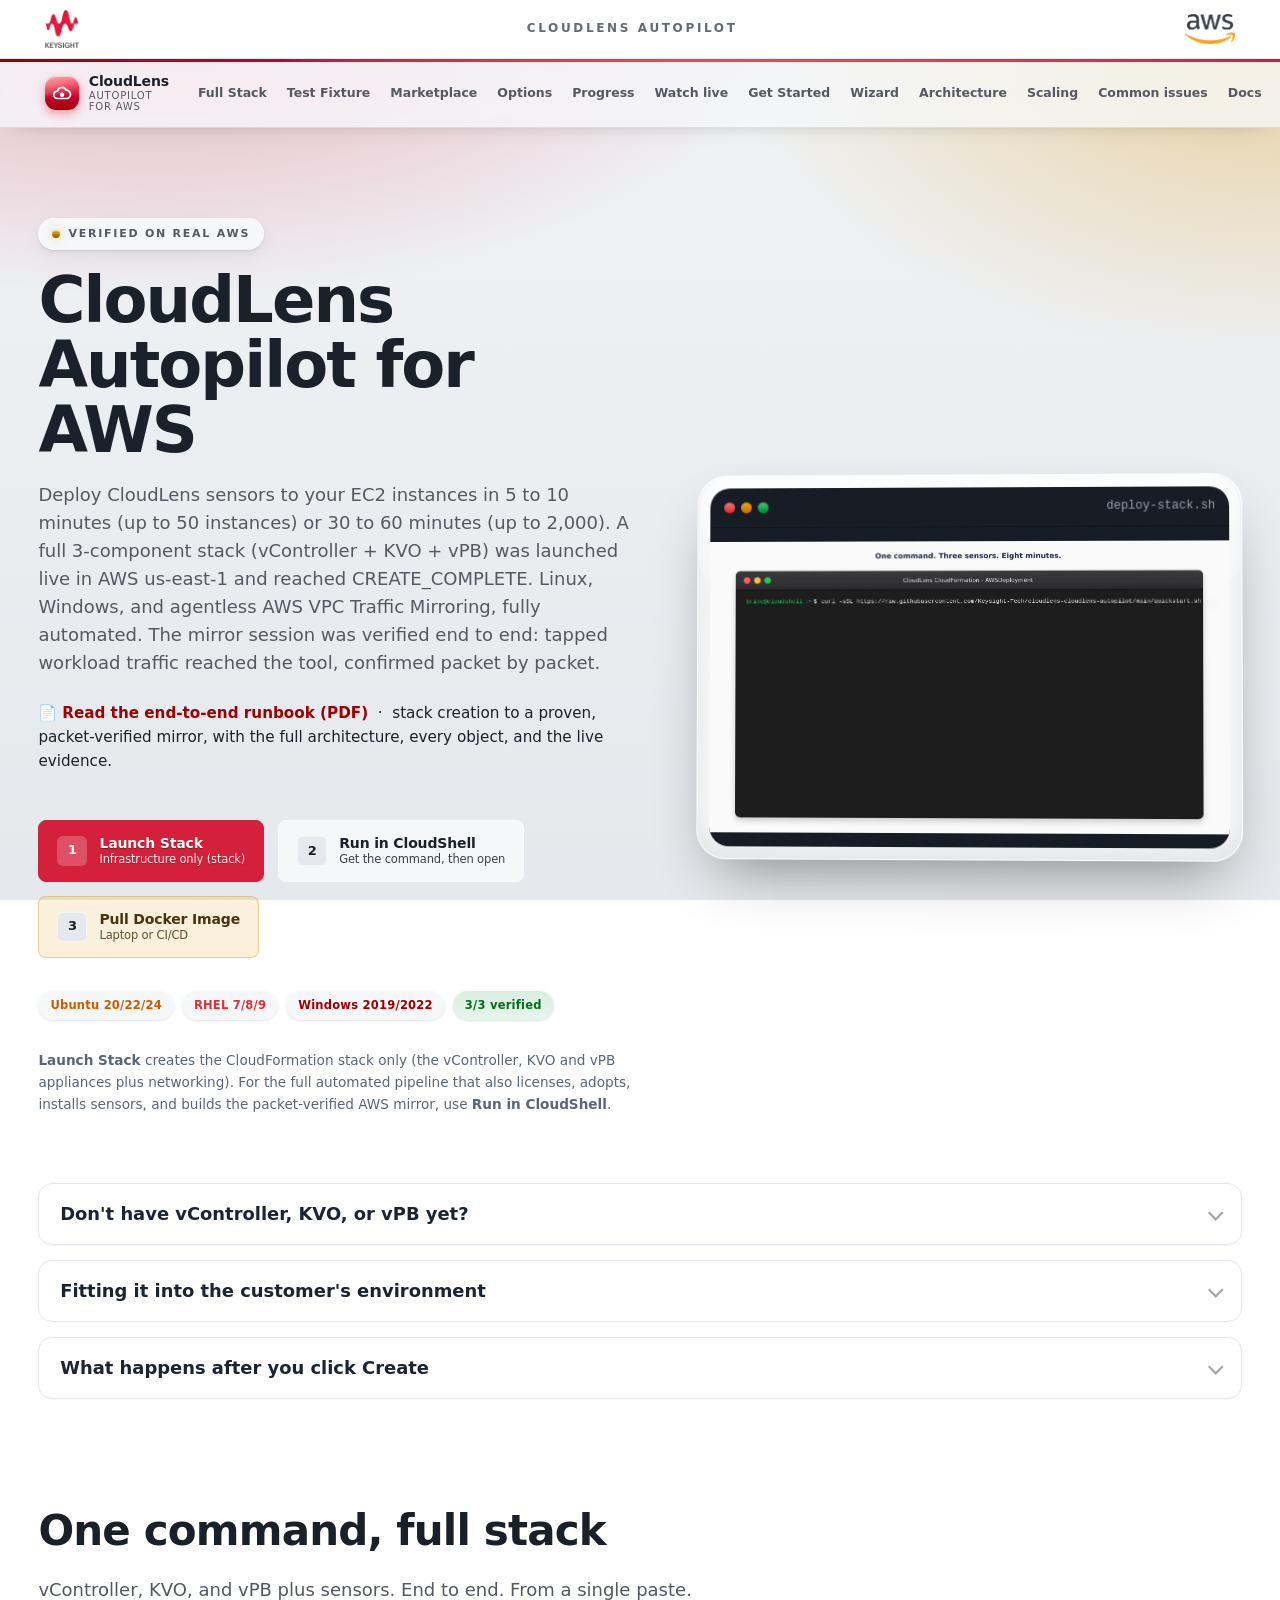
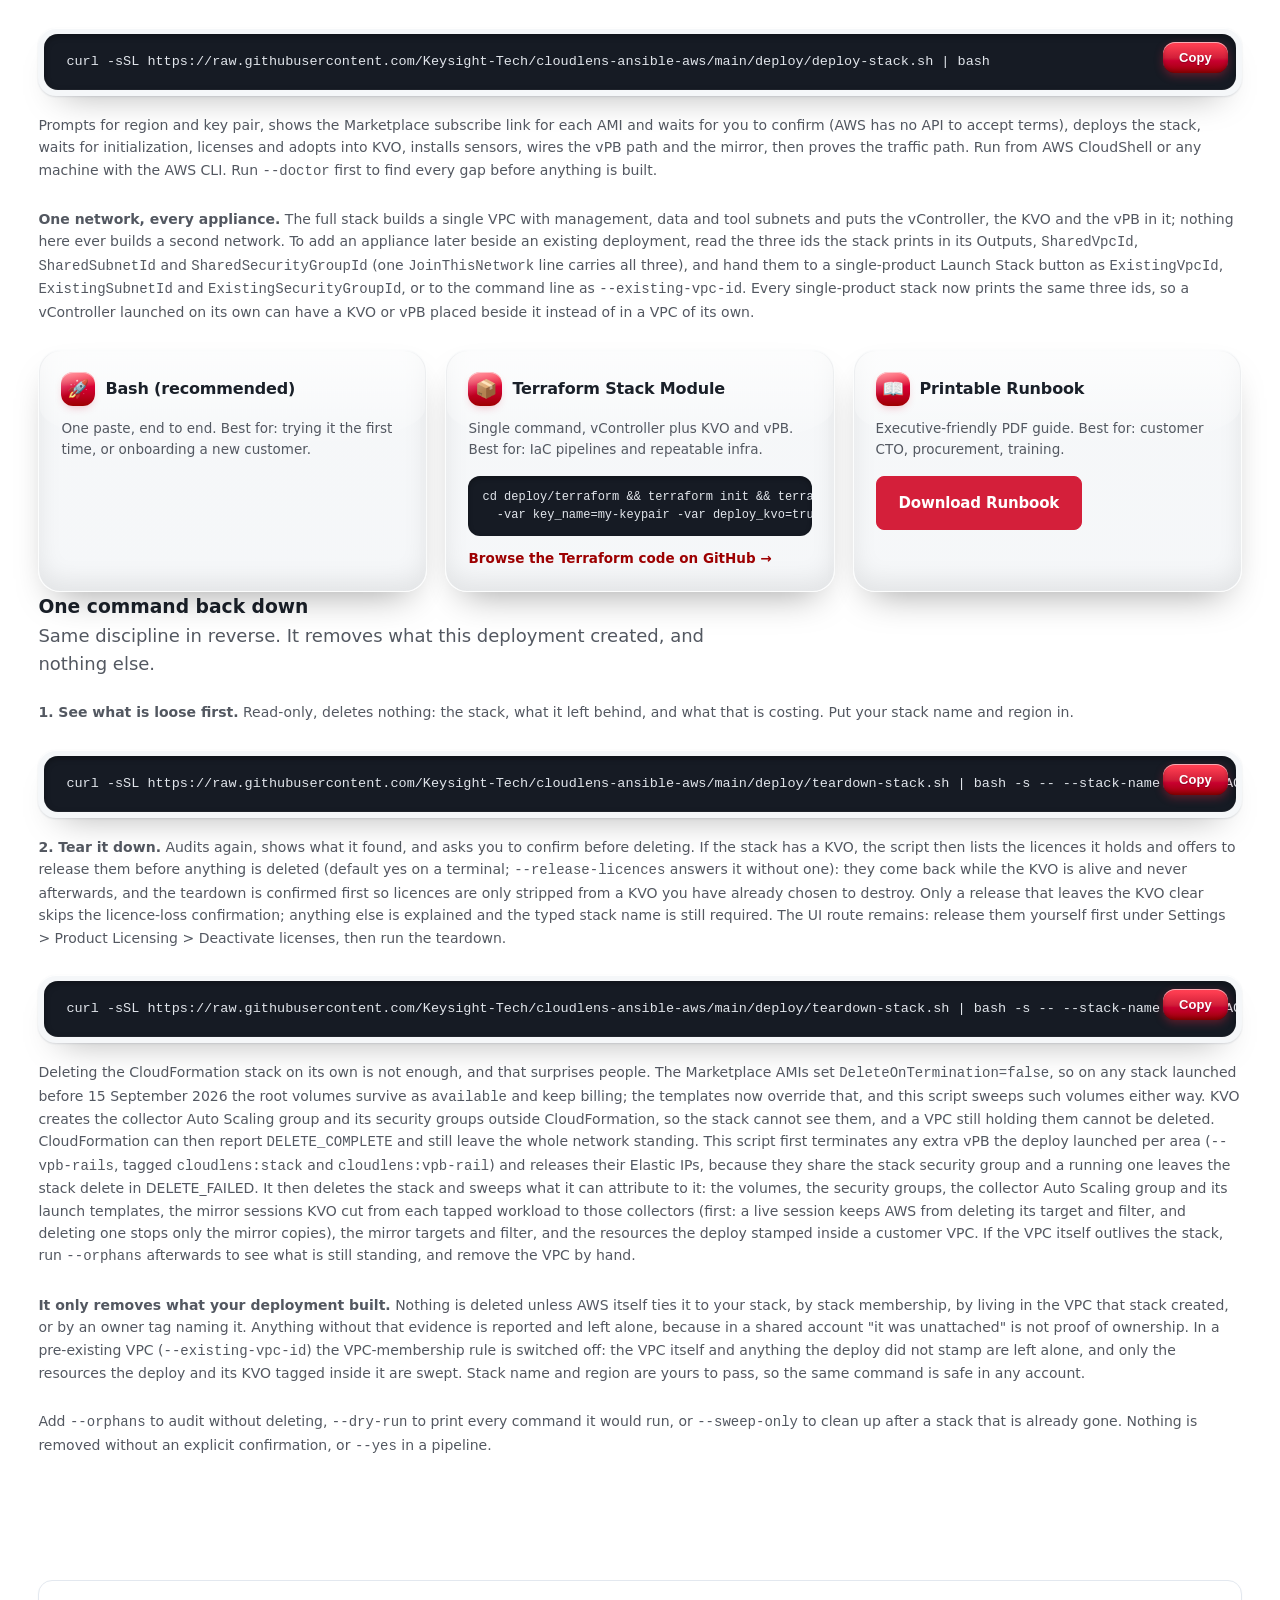
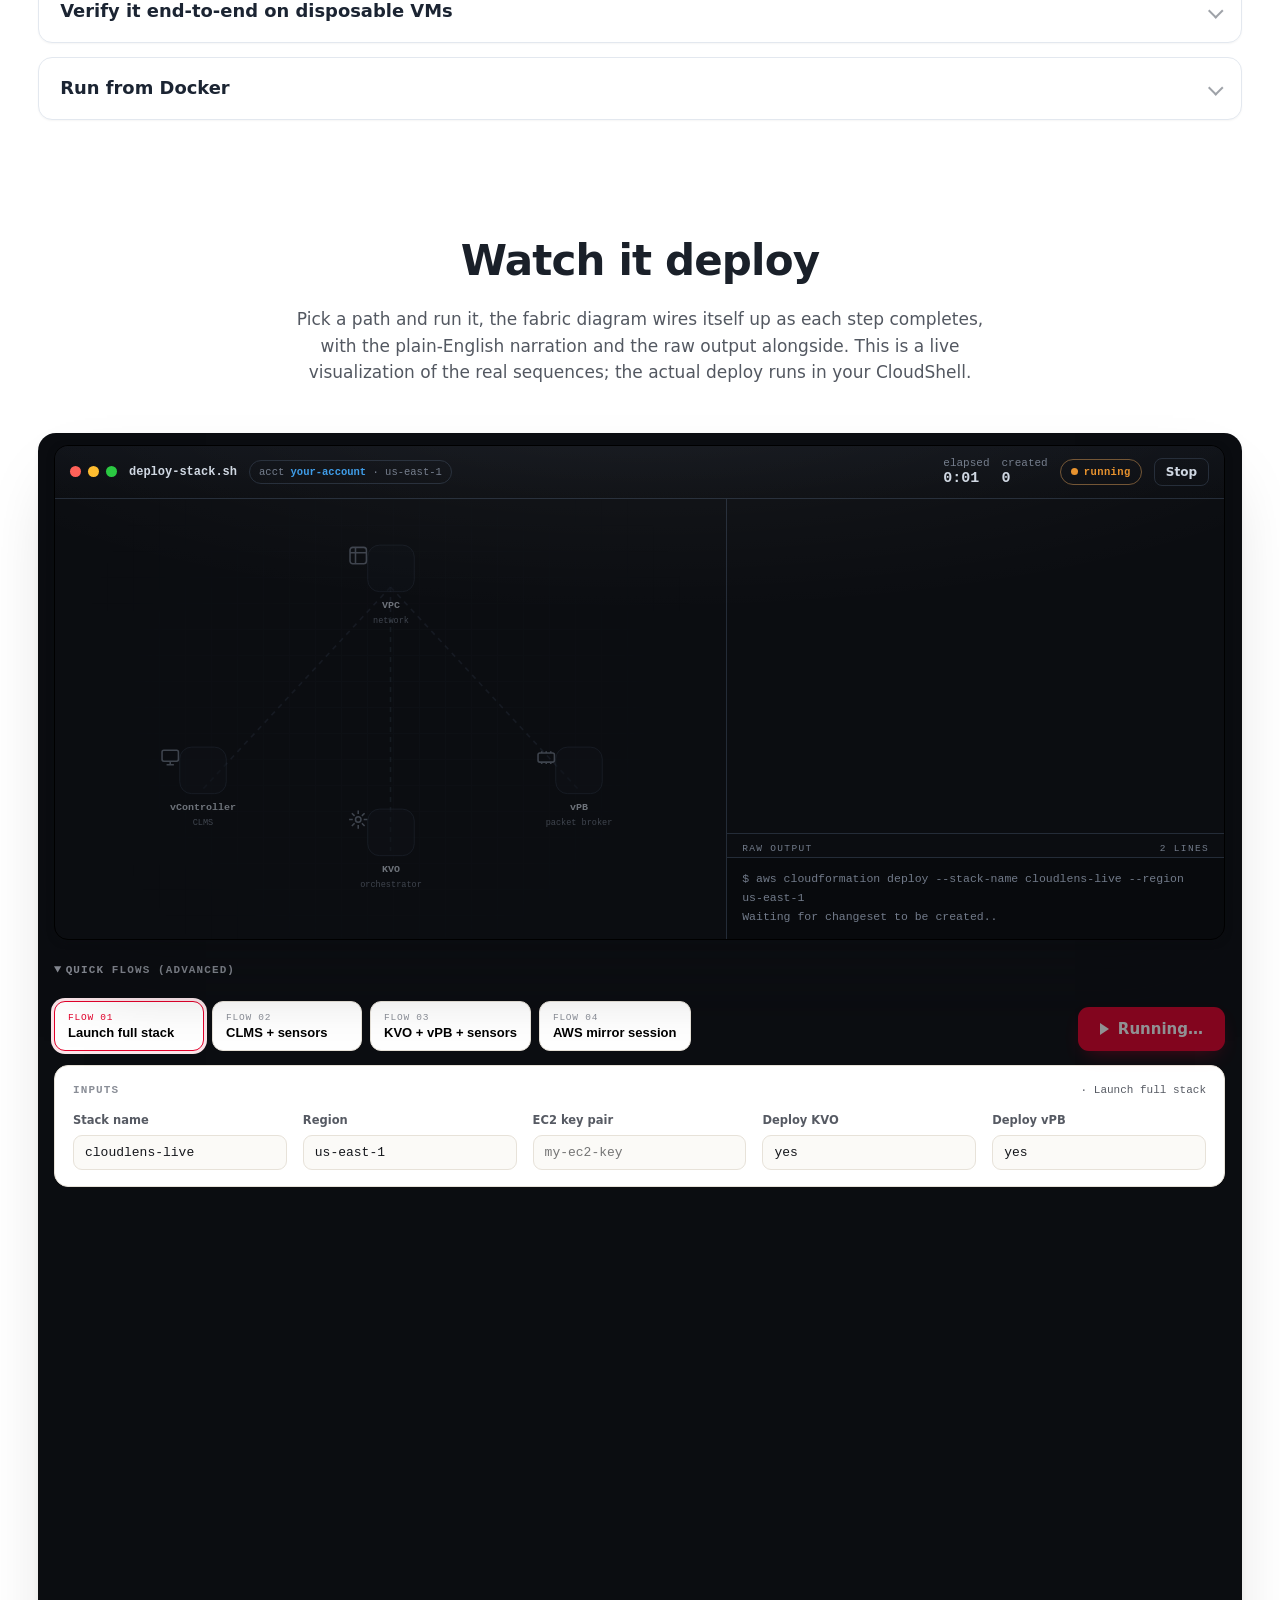
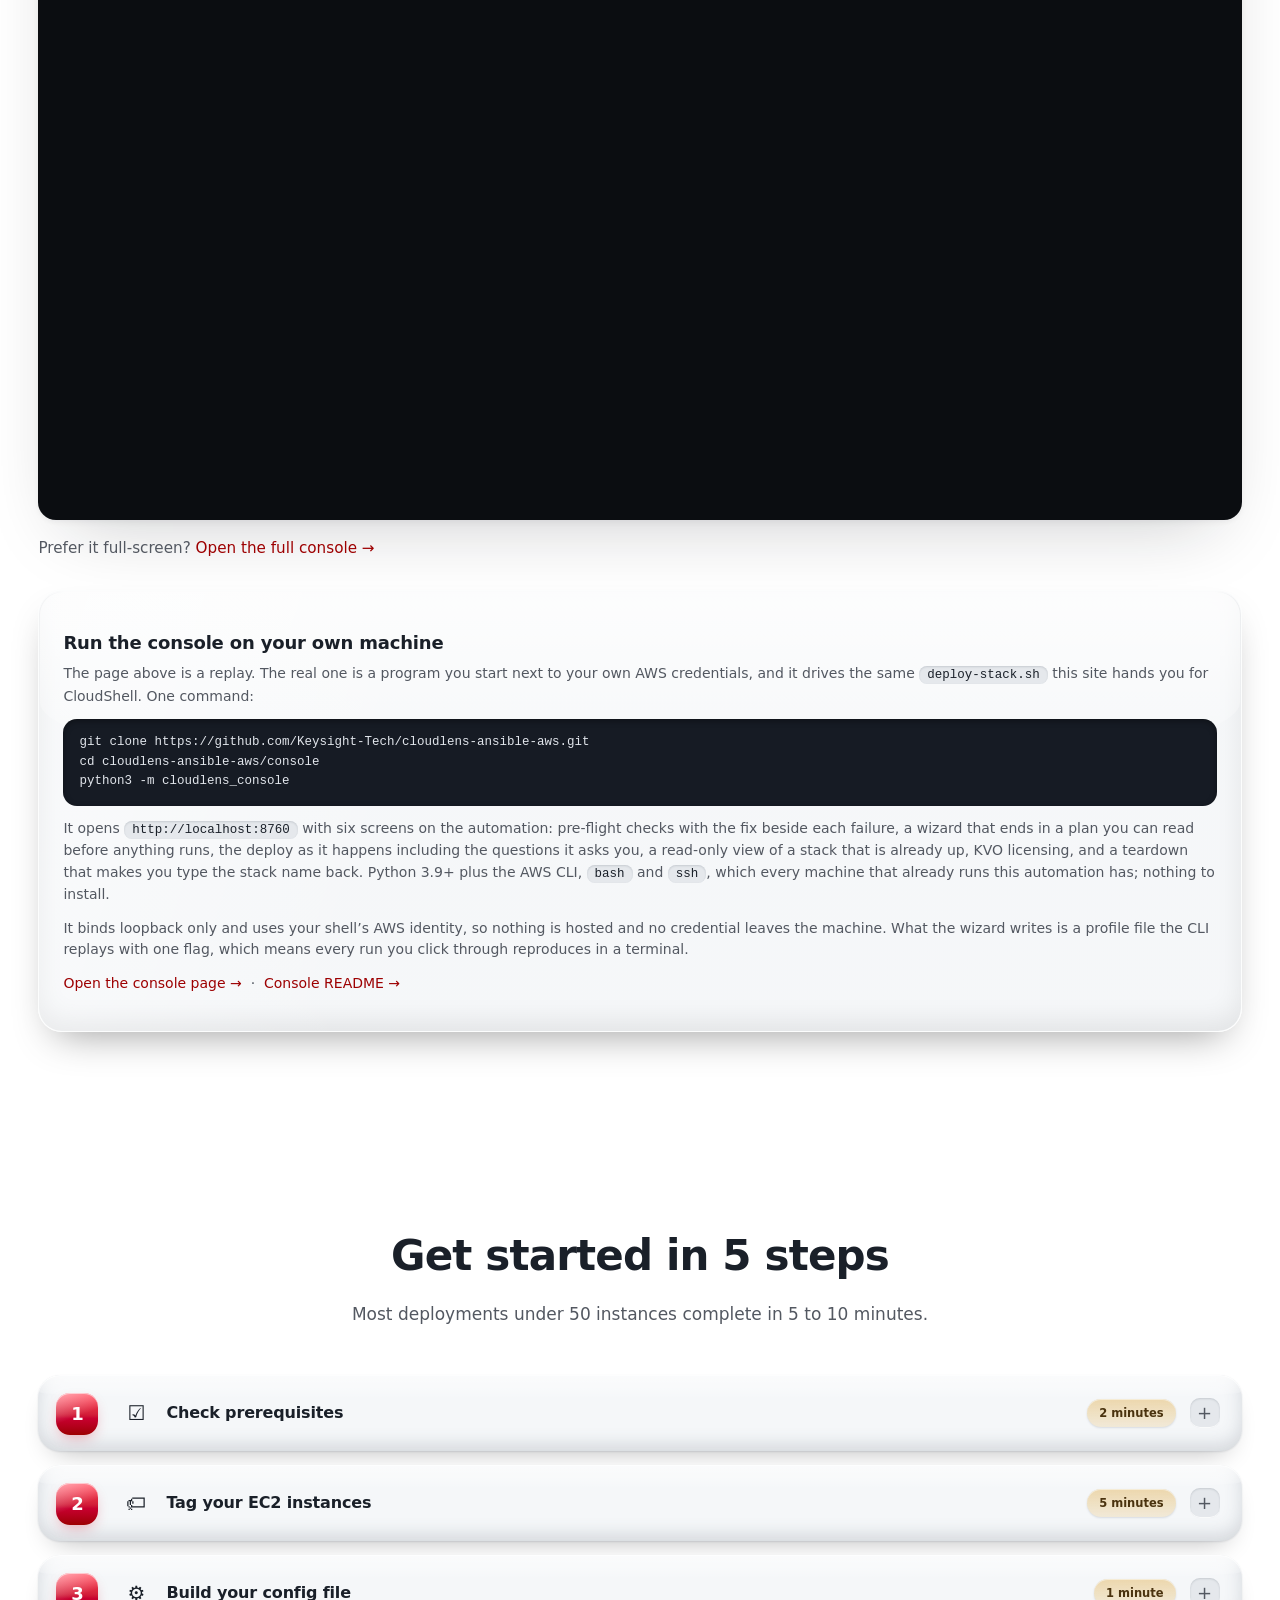
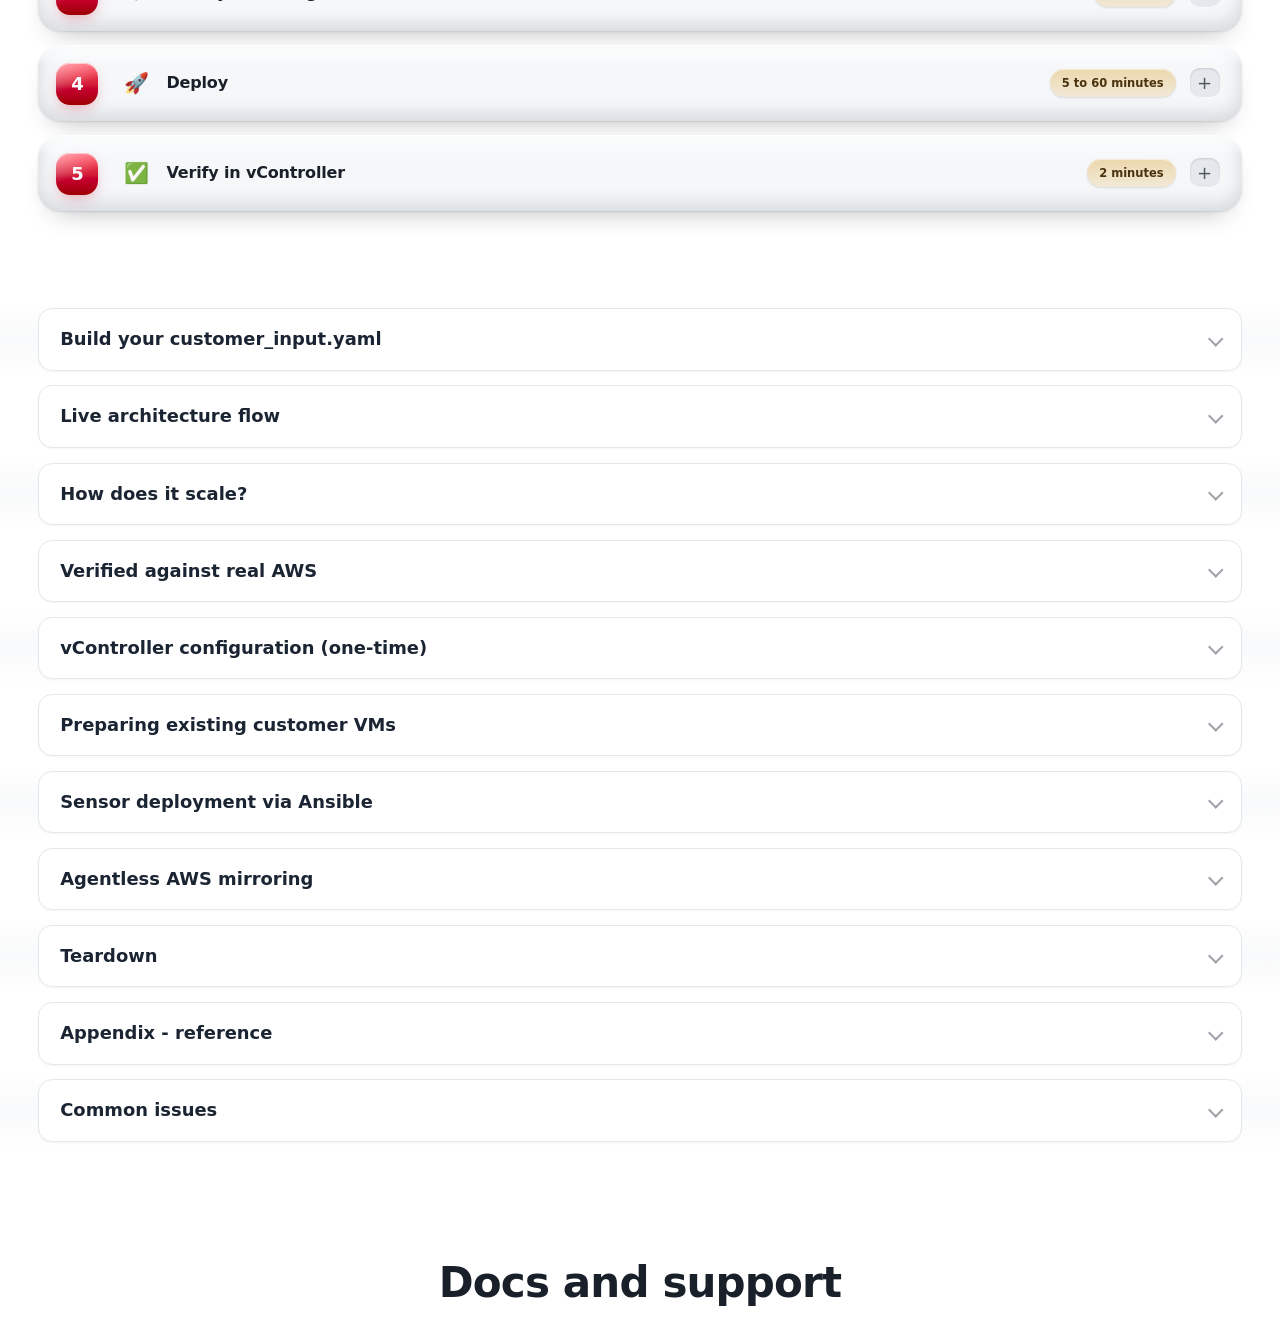
<file: docs/index.html>
<!doctype html>
<html lang="en" data-theme="light">
<head>
  <meta charset="utf-8" />
  <meta name="viewport" content="width=device-width, initial-scale=1, viewport-fit=cover" />
  <script>
    // The site always lands LIGHT. The dark toggle only persists for the
    // current browsing session (sessionStorage), never across visits.
    try {
      localStorage.removeItem('cl-theme'); // clear any old cross-visit preference
      var t = sessionStorage.getItem('cl-theme') || 'light';
      document.documentElement.setAttribute('data-theme', t);
    } catch (e) {}
  </script>
  <meta name="color-scheme" content="light dark" />
  <title>CloudLens Autopilot for AWS | Keysight Technologies</title>
  <meta name="description" content="Deploy the full CloudLens stack (vController + KVO + vPB) and sensors to your EC2 instances in minutes. Linux, Windows, and agentless AWS VPC Traffic Mirroring, fully automated and packet-verified. CloudFormation, CloudShell, or Docker." />
  <meta name="theme-color" content="#E90029" media="(prefers-color-scheme: light)" />
  <meta name="theme-color" content="#232F3E" media="(prefers-color-scheme: dark)" />

  <meta property="og:type" content="website" />
  <meta property="og:title" content="CloudLens Autopilot for AWS" />
  <meta property="og:description" content="Deploy the full CloudLens stack and sensors to your EC2 instances in minutes. Linux, Windows, and agentless AWS VPC Traffic Mirroring, fully automated and packet-verified." />
  <meta property="og:url" content="https://keysight-tech.github.io/cloudlens-ansible-aws/" />
  <meta property="og:image" content="https://raw.githubusercontent.com/Keysight-Tech/cloudlens-ansible-aws/main/docs/assets/architecture-diagram.svg" />
  <meta name="twitter:card" content="summary_large_image" />

  <link rel="icon" href="data:image/svg+xml,%3Csvg xmlns='http://www.w3.org/2000/svg' viewBox='0 0 32 32'%3E%3Crect width='32' height='32' rx='6' fill='%23E90029'/%3E%3Cpath d='M8 20 L16 8 L24 20 Z' fill='%23fff'/%3E%3C/svg%3E" />
  <link rel="stylesheet" href="styles.css?v=5" />
  <link rel="stylesheet" href="glass.css" />
<style>
.cs-panel{margin:1rem 0 0;padding:1rem 1.15rem;border:1px solid var(--border,#d8dde3);border-radius:10px;background:var(--surface,#fff);max-width:760px}
.cs-step{margin:0 0 .5rem;font-size:.92rem;font-weight:600;display:flex;align-items:center;gap:.5rem}
.cs-step:not(:first-child){margin-top:1rem}
.cs-n{display:inline-flex;align-items:center;justify-content:center;width:1.35rem;height:1.35rem;border-radius:50%;background:#c8102e;color:#fff;font-size:.75rem;flex:none}
.cs-cmd{display:flex;gap:.5rem;align-items:stretch;background:#0f1720;border-radius:7px;padding:.6rem .7rem;overflow-x:auto}
.cs-cmd code{color:#e6edf3;font-size:.79rem;white-space:nowrap;font-family:ui-monospace,SFMono-Regular,Menlo,monospace;flex:1}
.cs-copy{flex:none;background:#243040;color:#e6edf3;border:1px solid #3a4757;border-radius:5px;padding:.2rem .7rem;font-size:.78rem;cursor:pointer}
.cs-copy:hover{background:#2f3d4f}
.cs-open{display:inline-block;margin-top:.15rem;padding:.5rem 1rem;border-radius:7px;background:#232f3e;color:#fff;text-decoration:none;font-size:.88rem;font-weight:600}
.cs-open:hover{background:#31415a}
.cs-note{margin:.9rem 0 0;font-size:.82rem;color:var(--muted,#5b6672);line-height:1.5}
</style>
</head>
<body>
  <a class="skip-link" href="#main">Skip to content</a>

  <div class="brand-strip">
    <div class="brand-strip__inner">
      <a href="https://www.keysight.com" target="_blank" rel="noopener" class="brand-strip__logo" aria-label="Keysight Technologies">
        <img src="assets/keysight-mark.png" alt="Keysight Technologies" width="288" height="320" />
      </a>
      <span class="brand-strip__tag">CloudLens Autopilot</span>
      <a href="https://aws.amazon.com/marketplace" target="_blank" rel="noopener" class="brand-strip__logo brand-strip__logo--aws" aria-label="Amazon Web Services">
        <img src="assets/aws-mark.png" alt="Amazon Web Services" width="407" height="245" />
      </a>
    </div>
  </div>

  <header class="site-header" role="banner">
    <div class="container nav">
      <a href="#top" class="brand" aria-label="CloudLens Autopilot for AWS home">
        <span class="brand-mark" aria-hidden="true">
          <svg viewBox="0 0 24 24" fill="none" stroke="#fff" stroke-width="1.9" stroke-linecap="round" stroke-linejoin="round"><path d="M7 18a4 4 0 0 1 0-8 5 5 0 0 1 9.5-1A4 4 0 0 1 17 18H7z"/><circle cx="12" cy="14" r="1.6" fill="#fff"/></svg>
        </span>
        <span class="brand-text">
          <strong>CloudLens</strong>
          <span class="brand-sub">Autopilot for AWS</span>
        </span>
      </a>
      <nav class="primary-nav" aria-label="Primary">
        <a href="#full-stack">Full Stack</a>
        <a href="#test-fixture">Test Fixture</a>
        <a href="#prereq-deploys">Marketplace</a>
        <a href="#deploy-options">Options</a>
        <a href="#deploy-progress">Progress</a>
        <a href="#watch-live">Watch live</a>
        <a href="#start-here">Get Started</a>
        <a href="#wizard">Wizard</a>
        <a href="#architecture">Architecture</a>
        <a href="#scaling">Scaling</a>
        <a href="#faq">Common issues</a>
        <a href="#docs">Docs</a>
      </nav>
      <div class="nav-actions">
        <button id="theme-toggle" class="icon-btn" type="button" aria-label="Toggle dark mode" title="Toggle dark mode">
          <svg class="icon-sun" width="18" height="18" viewBox="0 0 24 24" fill="none" stroke="currentColor" stroke-width="2" stroke-linecap="round" stroke-linejoin="round"><circle cx="12" cy="12" r="4"/><path d="M12 2v2M12 20v2M4.93 4.93l1.41 1.41M17.66 17.66l1.41 1.41M2 12h2M20 12h2M4.93 19.07l1.41-1.41M17.66 6.34l1.41-1.41"/></svg>
          <svg class="icon-moon" width="18" height="18" viewBox="0 0 24 24" fill="none" stroke="currentColor" stroke-width="2" stroke-linecap="round" stroke-linejoin="round"><path d="M21 12.79A9 9 0 1 1 11.21 3 7 7 0 0 0 21 12.79z"/></svg>
        </button>
        <a class="ghost-btn" href="https://github.com/Keysight-Tech/cloudlens-ansible-aws" target="_blank" rel="noopener">
          <svg width="16" height="16" viewBox="0 0 24 24" fill="currentColor" aria-hidden="true"><path d="M12 .5C5.65.5.5 5.65.5 12c0 5.08 3.29 9.39 7.86 10.91.58.1.79-.25.79-.56v-2c-3.2.7-3.87-1.37-3.87-1.37-.52-1.33-1.28-1.69-1.28-1.69-1.05-.72.08-.7.08-.7 1.16.08 1.77 1.19 1.77 1.19 1.03 1.77 2.71 1.26 3.37.96.1-.75.4-1.26.73-1.55-2.55-.29-5.24-1.28-5.24-5.69 0-1.26.45-2.29 1.19-3.09-.12-.29-.52-1.47.11-3.06 0 0 .97-.31 3.18 1.18a11 11 0 0 1 5.78 0c2.2-1.49 3.18-1.18 3.18-1.18.63 1.59.23 2.77.12 3.06.74.8 1.19 1.83 1.19 3.09 0 4.42-2.69 5.39-5.25 5.68.41.36.78 1.06.78 2.13v3.15c0 .31.21.66.79.55C20.21 21.38 23.5 17.07 23.5 12 23.5 5.65 18.35.5 12 .5z"/></svg>
          <span>GitHub</span>
        </a>
      </div>
    </div>
  </header>

  <main id="main">
    <!-- 1. HERO -->
    <section id="top" class="hero">
      <div class="hero-bg" aria-hidden="true"></div>
      <div class="container hero-grid">
        <div class="hero-copy">
          <span class="eyebrow">
            <span class="dot"></span>
            Verified on real AWS
          </span>
          <h1>CloudLens Autopilot for AWS</h1>
          <p class="lede">Deploy CloudLens sensors to your EC2 instances in 5 to 10 minutes (up to 50 instances) or 30 to 60 minutes (up to 2,000). A full 3-component stack (vController + KVO + vPB) was launched live in AWS us-east-1 and reached CREATE_COMPLETE. Linux, Windows, and agentless AWS VPC Traffic Mirroring, fully automated. The mirror session was verified end to end: tapped workload traffic reached the tool, confirmed packet by packet.</p>
          <p style="margin:6px 0 18px;font-size:0.95rem;">
            &#128196; <a href="CloudLens_AWS_ZoneTapping_EndToEnd.pdf" target="_blank" rel="noopener" style="font-weight:600;">Read the end-to-end runbook (PDF)</a>
            &nbsp;&#183;&nbsp; stack creation to a proven, packet-verified mirror, with the full architecture, every object, and the live evidence.
          </p>
          <div class="cta-row">
            <a class="btn btn-primary tier" href="https://console.aws.amazon.com/cloudformation/home?region=us-east-1#/stacks/create/review?templateURL=https%3A%2F%2Fkeysight-cloudlens-templates.s3.us-east-1.amazonaws.com%2Faws%2Fstack.yaml&amp;stackName=cloudlens-stack" target="_blank" rel="noopener">
              <span class="tier-num">1</span>
              <span class="tier-label">
                <strong>Launch Stack</strong>
                <small>Infrastructure only (stack)</small>
              </span>
            </a>
            <button class="btn btn-secondary tier" id="cloudshell-btn" type="button"
               aria-expanded="false" aria-controls="cloudshell-panel"
               data-cmd="curl -sSL https://raw.githubusercontent.com/Keysight-Tech/cloudlens-ansible-aws/main/deploy/deploy-stack.sh | bash">
              <span class="tier-num">2</span>
              <span class="tier-label">
                <strong>Run in CloudShell</strong>
                <small id="cloudshell-sub">Get the command, then open</small>
              </span>
            </button>
            <a class="btn btn-tertiary tier" href="#docker">
              <span class="tier-num">3</span>
              <span class="tier-label">
                <strong>Pull Docker Image</strong>
                <small>Laptop or CI/CD</small>
              </span>
            </a>
          </div>
          <div class="badges" aria-label="Tested platforms">
            <span class="badge ub">Ubuntu 20/22/24</span>
            <span class="badge rh">RHEL 7/8/9</span>
            <span class="badge win">Windows 2019/2022</span>
            <span class="badge ok">3/3 verified</span>
          </div>
          <p style="margin:12px 0 0;font-size:0.85rem;color:#5a6675;">
            <strong>Launch Stack</strong> creates the CloudFormation stack only (the vController, KVO and vPB appliances plus networking). For the full automated pipeline that also licenses, adopts, installs sensors, and builds the packet-verified AWS mirror, use <strong>Run in CloudShell</strong>.
          </p>
          <div id="cloudshell-panel" class="cs-panel" hidden>
            <p class="cs-step"><span class="cs-n">1</span> Copy this command</p>
            <div class="cs-cmd">
              <code id="cs-cmd-text">curl -sSL https://raw.githubusercontent.com/Keysight-Tech/cloudlens-ansible-aws/main/deploy/deploy-stack.sh | bash</code>
              <button type="button" class="cs-copy" id="cs-copy">Copy</button>
            </div>
            <p class="cs-step"><span class="cs-n">2</span> Open CloudShell and paste it at the prompt</p>
            <a class="cs-open" id="cs-open" href="https://console.aws.amazon.com/cloudshell/home?region=us-east-1" target="_blank" rel="noopener">Open AWS CloudShell</a>
            <p class="cs-note">CloudShell cannot be handed a command through a link, so it always opens at an empty prompt. Paste the line above and press Enter.</p>
          </div>
        </div>
        <div class="hero-demo">
          <div class="demo-frame">
            <div class="demo-chrome">
              <span></span><span></span><span></span>
              <em>deploy-stack.sh</em>
            </div>
            <object data="assets/deploy-demo.svg" type="image/svg+xml" aria-label="Animated terminal showing CloudLens deployment"></object>
          </div>
        </div>
      </div>
    </section>

    <!-- 1.25 PREREQUISITE DEPLOYS: vController + KVO + vPB MARKETPLACE -->
    <section id="prereq-deploys" class="prereq-section collapsed-sec" data-collapsed="1">
      <div class="container">
        <details class="sec-collapse">
          <summary><span class="sc-t">Don't have vController, KVO, or vPB yet?</span></summary>
          <div class="sc-body">
        
        <p class="lede">Deploy them from AWS Marketplace in one click before running sensor deployments.</p>

        <div class="region-picker" id="region-picker">
          <label for="region-select">&#127760; Deploy to region</label>
          <select id="region-select" aria-label="AWS region for all Launch buttons">
            <optgroup label="North America">
              <option value="us-east-1">US East (N. Virginia) &middot; us-east-1</option>
              <option value="us-east-2">US East (Ohio) &middot; us-east-2</option>
              <option value="us-west-1">US West (N. California) &middot; us-west-1</option>
              <option value="us-west-2">US West (Oregon) &middot; us-west-2</option>
              <option value="ca-central-1">Canada (Central) &middot; ca-central-1</option>
            </optgroup>
            <optgroup label="Europe">
              <option value="eu-west-1">Europe (Ireland) &middot; eu-west-1</option>
              <option value="eu-west-2">Europe (London) &middot; eu-west-2</option>
              <option value="eu-central-1">Europe (Frankfurt) &middot; eu-central-1</option>
            </optgroup>
            <optgroup label="Asia Pacific">
              <option value="ap-southeast-1">Asia Pacific (Singapore) &middot; ap-southeast-1</option>
              <option value="ap-southeast-2">Asia Pacific (Sydney) &middot; ap-southeast-2</option>
              <option value="ap-northeast-1">Asia Pacific (Tokyo) &middot; ap-northeast-1</option>
              <option value="ap-south-1">Asia Pacific (Mumbai) &middot; ap-south-1</option>
            </optgroup>
          </select>
          <span class="region-hint">Every Launch button below deploys the same CloudLens version in your chosen region. <strong>Subscribe to the Marketplace AMIs in that region first.</strong></span>
        </div>

        <div class="prereq-card prereq-card-stack">
          <h3>&#9889; Deploy the full CloudLens Stack (recommended)</h3>
          <p>One CloudFormation stack. Provisions vController + KVO + vPB into a shared VPC with purpose-built mgmt, data, and tool subnets. About 15 minutes from click to ready.</p>
          <ul>
            <li>One shared VPC with mgmt / data / tool subnets</li>
            <li>vController + KVO + vPB deployed together, each with its own Elastic IP</li>
            <li>Instance types constrained to what each Marketplace AMI permits: vController t3.xlarge or m5.xlarge, KVO c5.2xlarge, vPB t3.xlarge</li>
            <li>Code: <a href="https://github.com/Keysight-Tech/cloudlens-ansible-aws/blob/main/deploy/cloudformation/stack.yaml" target="_blank" rel="noopener">CloudFormation template</a> &middot; <a href="https://github.com/Keysight-Tech/cloudlens-ansible-aws/tree/main/deploy/terraform/stack" target="_blank" rel="noopener">Terraform stack module</a> &middot; <a href="https://github.com/Keysight-Tech/cloudlens-ansible-aws/blob/main/deploy/deploy-stack.sh" target="_blank" rel="noopener">deploy-stack.sh</a></li>
          </ul>
          <a class="btn btn-primary btn-stack" href="https://console.aws.amazon.com/cloudformation/home?region=us-east-1#/stacks/create/review?templateURL=https%3A%2F%2Fkeysight-cloudlens-templates.s3.us-east-1.amazonaws.com%2Faws%2Fstack.yaml&amp;stackName=cloudlens-stack" target="_blank" rel="noopener">&#9654; Launch CloudLens Stack</a>
        </div>

        <p class="prereq-or">Or deploy each product separately:</p>

        <div class="prereq-cards">
          <div class="prereq-card">
            <h3>CloudLens vController <span class="rebrand-tag">formerly CLMS</span></h3>
            <p>Central management for sensors. Required for any sensor deployment.</p>
            <ul>
              <li>Version: vController 6.14.1, the Marketplace image the stack resolves (<code>CloudLens-vController-Virtual-Appliance-AWS-6.14.1-45</code>)</li>
              <li>One instance, <code>t3.xlarge</code>, ready in about 15 minutes</li>
              <li>Access: web UI over HTTPS (appliance shell uses password auth, not your key pair)</li>
              <li>Code: <a href="https://github.com/Keysight-Tech/cloudlens-ansible-aws/tree/main/deploy/terraform/clms" target="_blank" rel="noopener">Terraform module</a> &middot; <a href="https://github.com/Keysight-Tech/cloudlens-ansible-aws/blob/main/deploy/cloudformation/clms.yaml" target="_blank" rel="noopener">CloudFormation template</a></li>
              <li>Web UI: <code>https://&lt;vcontroller-ip&gt;</code></li>
              <li>UI login: <code>admin / Cl0udLens@dm!n</code> (change on first login)</li>
            </ul>
            <a class="btn btn-primary" href="https://console.aws.amazon.com/cloudformation/home?region=us-east-1#/stacks/create/review?templateURL=https%3A%2F%2Fkeysight-cloudlens-templates.s3.us-east-1.amazonaws.com%2Faws%2Fclms.yaml&amp;stackName=cloudlens-vcontroller" target="_blank" rel="noopener">&#9654; Launch vController</a>
          </div>
          <div class="prereq-card">
            <h3>Vision Orchestrator (KVO) <span class="new-tag">NEW</span></h3>
            <p>Optional. Centralizes the vPB fleet and automates AWS VPC Traffic Mirroring.</p>
            <ul>
              <li>Version: KVO 3.1.0, the Marketplace image the stack resolves (<code>kvo-3.1.0-prod</code>), the release the 2026-09-28 and 2026-10-07 proofs ran</li>
              <li>One instance, <code>c5.2xlarge</code> (Marketplace-fixed)</li>
              <li>SSH: <code>ssh -p 9022 admin@&lt;kvo-ip&gt;</code> (port 9022, not 22)</li>
              <li>Code: <a href="https://github.com/Keysight-Tech/cloudlens-ansible-aws/tree/main/deploy/terraform/kvo" target="_blank" rel="noopener">Terraform module</a> &middot; <a href="https://github.com/Keysight-Tech/cloudlens-ansible-aws/blob/main/deploy/cloudformation/kvo.yaml" target="_blank" rel="noopener">CloudFormation template</a></li>
              <li>Web UI: <code>https://&lt;kvo-ip&gt;</code></li>
              <li>UI login: <code>admin / admin</code> (change on first login)</li>
            </ul>
            <a class="btn btn-secondary" href="https://console.aws.amazon.com/cloudformation/home?region=us-east-1#/stacks/create/review?templateURL=https%3A%2F%2Fkeysight-cloudlens-templates.s3.us-east-1.amazonaws.com%2Faws%2Fkvo.yaml&amp;stackName=cloudlens-kvo" target="_blank" rel="noopener">&#9654; Launch KVO</a>
          </div>
          <div class="prereq-card">
            <h3>Virtual Packet Broker (vPB)</h3>
            <p>Optional. For inline traffic processing and VXLAN aggregation.</p>
            <ul>
              <li>Version: vPB 3.16.0-4, the Marketplace image the stack resolves (<code>cloudlens-vpb-kvo-3.16.0-4</code>)</li>
              <li>One instance, <code>t3.xlarge</code>, multi-ENI layout</li>
              <li>SSH: <code>ssh -p 9022 admin@&lt;vpb-ip&gt;</code> (NOT port 22)</li>
              <li>Bootstrap runs automatically at first boot (EC2 user data): kubeconfig + <code>sudo vpb</code> ready on first SSH</li>
              <li>Code: <a href="https://github.com/Keysight-Tech/cloudlens-ansible-aws/tree/main/deploy/terraform/vpb" target="_blank" rel="noopener">Terraform module</a> &middot; <a href="https://github.com/Keysight-Tech/cloudlens-ansible-aws/blob/main/deploy/cloudformation/vpb.yaml" target="_blank" rel="noopener">CloudFormation template</a></li>
              <li>CLI access: <code>sudo vpb</code> (works the moment you SSH in)</li>
            </ul>
            <a class="btn btn-secondary" href="https://console.aws.amazon.com/cloudformation/home?region=us-east-1#/stacks/create/review?templateURL=https%3A%2F%2Fkeysight-cloudlens-templates.s3.us-east-1.amazonaws.com%2Faws%2Fvpb.yaml&amp;stackName=cloudlens-vpb" target="_blank" rel="noopener">&#9654; Launch vPB</a>
          </div>
        </div>

        <aside class="marketplace-note" aria-label="Marketplace listing names">
          <p>In the AWS console, the products appear as <strong>"Keysight CloudLens vController"</strong>, <strong>"Keysight Vision Orchestrator"</strong>, and <strong>"Keysight CloudLens Virtual Packet Broker"</strong>. The first launch of each requires accepting the AWS Marketplace subscription for that AMI. Unlike Azure, there is no CLI to accept the terms, so do it once in the console per product, then all future stacks in that account launch without prompting. vController was formerly named CLMS.</p>
        </aside>

        <p class="callout">After vController finishes initializing (about 15 minutes), open the UI, create a project, copy the project key, then return here to run the sensor deployment.</p>

        <details class="terraform-note">
          <summary>Prefer Terraform?</summary>
          <p>vController, KVO, and vPB are all available as Terraform modules in <a href="https://github.com/Keysight-Tech/cloudlens-ansible-aws/tree/main/deploy/terraform" target="_blank" rel="noopener"><code>deploy/terraform</code></a>. The <a href="https://github.com/Keysight-Tech/cloudlens-ansible-aws/tree/main/deploy/terraform/stack" target="_blank" rel="noopener">stack module</a> composes all three; the per-component modules deploy them individually: <a href="https://github.com/Keysight-Tech/cloudlens-ansible-aws/tree/main/deploy/terraform/clms" target="_blank" rel="noopener"><code>clms</code></a> (vController), <a href="https://github.com/Keysight-Tech/cloudlens-ansible-aws/tree/main/deploy/terraform/kvo" target="_blank" rel="noopener"><code>kvo</code></a>, <a href="https://github.com/Keysight-Tech/cloudlens-ansible-aws/tree/main/deploy/terraform/vpb" target="_blank" rel="noopener"><code>vpb</code></a>. Same Marketplace AMIs, IaC-friendly for pipelines and repeatable deployments. The CloudFormation equivalents live in <a href="https://github.com/Keysight-Tech/cloudlens-ansible-aws/tree/main/deploy/cloudformation" target="_blank" rel="noopener"><code>deploy/cloudformation</code></a>.</p>
          <pre><code>cd deploy/terraform/stack
terraform init
terraform apply -var key_name=my-keypair -var deploy_kvo=true -var deploy_vpb=true</code></pre>
        </details>
      </div>
        </details>
      </div>
    </section>

    <!-- 1.05 DEPLOYMENT OPTIONS: brownfield, private IPs, key pairs, naming -->
    <section id="deploy-options" class="prereq-section collapsed-sec" data-collapsed="1">
      <div class="container">
        <details class="sec-collapse">
          <summary><span class="sc-t">Fitting it into the customer's environment</span></summary>
          <div class="sc-body">
        
        <p class="lede">Every Launch button and the CLI take the same options. Leave them alone for a clean lab build, or set them to drop CloudLens into infrastructure the customer already runs.</p>

        <div class="prereq-card">
          <h3>&#127970; Deploy into an existing VPC (brownfield)</h3>
          <p>Name a VPC and subnet and the stack creates <strong>no networking at all</strong>: no VPC, no subnets, no internet gateway, no routes. The instances land beside the workloads they monitor.</p>
          <ul>
            <li><code>ExistingVpcId</code> + <code>ExistingSubnetId</code>: required together (CLI: <code>--existing-vpc-id</code>, <code>--existing-subnet-id</code>)</li>
            <li><code>ExistingDataSubnetId</code> + <code>ExistingToolSubnetId</code>: supply BOTH to give the vPB its ingress and egress data plane in your VPC. Without both the vPB comes up management-only and cannot forward traffic. All three subnets must be in the same Availability Zone (CLI: <code>--existing-data-subnet-id</code>, <code>--existing-tool-subnet-id</code>)</li>
            <li><code>ExistingVpcCidr</code>: the CIDR the security group opens the in-VPC ports (443, 7443, GRE as IP protocol 47, UDP 4789 and UDP 10800-10801) to. The CLI reads it from the VPC for you; set it by hand on the Launch Stack form, or nothing in your VPC reaches the appliances</li>
            <li><code>ExistingSecurityGroupId</code>: optional, attaches a pre-approved SG instead of creating one. <code>AdminIngressCidr</code> is then ignored, and you open 22, 9022, 443, 7443, GRE (IP protocol 47), UDP 4789 and UDP 10800-10801 yourself (CLI: <code>--existing-sg-id</code>)</li>
          </ul>
          <p class="muted">Leave <code>ExistingVpcId</code> blank and the four CIDR fields build a fresh VPC instead. That single field is the greenfield / brownfield switch.</p>
          <pre><code>curl -sSL https://raw.githubusercontent.com/Keysight-Tech/cloudlens-ansible-aws/main/deploy/deploy-stack.sh | bash -s -- \
  --existing-vpc-id vpc-0abc123 --existing-subnet-id subnet-0def456 \
  --existing-data-subnet-id subnet-0data --existing-tool-subnet-id subnet-0tool \
  --existing-sg-id sg-0aaa111</code></pre>
          <p class="muted">Brownfield is CloudFormation only: the Terraform engine has no existing-network variables and the CLI refuses <code>--iac terraform</code> with any <code>--existing-*</code> flag rather than build a second VPC. Sensors inside your VPC register to the vController's private address (the public one is refused by the security group unless the admin CIDR is wide open); <code>CLOUDLENS_SENSOR_MANAGER_ADDR</code> overrides it for workloads elsewhere. Proven live on 2026-10-07 in an existing 10.60/16 VPC with an existing EKS cluster and pre-existing tagged workloads: VM sensors, the mirror rail and the Kubernetes rail all passed traffic.</p>
        </div>

        <div class="prereq-card">
          <h3>&#129657; Four commands, no stress: check, deploy, replay, remove</h3>
          <p>For anyone, SE or customer. The doctor finds every setup gap first and prints the exact fix; the deploy asks all of its questions <strong>before</strong> anything is built and saves your answers; the teardown removes only what it built.</p>
          <pre><code># 1. Is this machine and account ready? Deploys nothing.
curl -sSL https://raw.githubusercontent.com/Keysight-Tech/cloudlens-ansible-aws/main/deploy/deploy-stack.sh | bash -s -- --doctor --region us-east-1

# 2. Deploy. Every question comes first, then one Proceed.
curl -sSL https://raw.githubusercontent.com/Keysight-Tech/cloudlens-ansible-aws/main/deploy/deploy-stack.sh | bash

# 3. Replay a saved deployment anywhere, zero questions (an SE fills the
#    interview once; deploy-profile-&lt;stack&gt;.env is written at the plan step):
curl -sSL https://raw.githubusercontent.com/Keysight-Tech/cloudlens-ansible-aws/main/deploy/deploy-stack.sh | bash -s -- --profile ./deploy-profile-acme.env

# 4. Remove everything it created, when you are done. Audits first, asks before
#    deleting. If the stack has a KVO it offers to release its licences first
#    (or do it in the KVO: Settings > Product Licensing > Deactivate licenses).
curl -sSL https://raw.githubusercontent.com/Keysight-Tech/cloudlens-ansible-aws/main/deploy/teardown-stack.sh | bash -s -- --stack-name YOUR-STACK --region us-east-1</code></pre>
          <p class="muted">Every run ends with <code>deploy-report-&lt;stack&gt;-&lt;region&gt;.html</code>: what was built, where to sign in, what is tapped, how each phase ended, how to verify, and the exact teardown command. Passwords stay in the mode-600 files it points to, never in the page. Profiles never contain secrets either: licence codes and keys are always typed at the moment of use.</p>
          <p class="muted">A run that stops partway is re-run with <code>--resume</code> (the default with no terminal): it checks the real system and skips what is done. <code>--events FILE</code> appends one JSON line per phase change, discovered resource and prompt; the operations console reads it and, with <code>--prompt-pipe</code>, answers the run's questions from the page.</p>
        </div>

        <div class="prereq-card">
          <h3>&#127919; Tap the customer's workloads, wherever they are</h3>
          <p>Both tapping paths resolve <strong>one selection</strong> from <code>customer_input.yaml</code>: ANDed <code>tag_filters</code>, explicit <code>instance_ids</code>, and <code>tapping.exclude_instance_ids</code> drive sensors and agentless mirroring identically, so the two can never target different hosts. The run reports the split up front: which hosts get sensors, which interfaces get mirror sessions (AWS mirrors Nitro instances only), and how many licence credits that demands.</p>
          <ul>
            <li><code>--tapping sensors|mirror|both|none</code>: one answer for both paths</li>
            <li><code>--source-vpc-id vpc-...</code>: tap a VPC other than the CloudLens one; repeat it (or list <code>aws.source_vpc_ids</code> in <code>customer_input.yaml</code>) and one KVO fabric is built per VPC</li>
            <li><code>--source-vpc vpc:az:mgmt:ingress:egress</code>: same, with that VPC's collector placement inline (three distinct subnets in the tapped VPC)</li>
            <li><code>--eks-cluster NAME</code> / <code>--eks-sample</code>: tap Kubernetes pods in EKS. Pod-to-pod traffic inside a node is invisible to VM sensors and VPC mirroring; the CloudLens K8s sensor sees it. DaemonSet (one sensor per node, fully automated: image pushed to ECR, applied with kubectl, no helm needed) or sidecar (per-pod; your apps get a rendered snippet, never an automatic restart). <code>--eks-sample</code> builds a small test cluster plus a demo app generating continuous pod-to-pod HTTP. K8s sensors register into the same project as the VM sensors and follow the same tool path. For an existing cluster the deploy creates the KVO Kubernetes presence first and the DaemonSet registers with that presence's key; a cluster inside the CloudLens VPC is pointed at the vController's private address.</li>
            <li><code>--vpb-rails mirror,k8s</code>: which areas get a vPB of their own. KVO allows one cloud config per Cloud-to-Device Link, so mirrored VMs and Kubernetes pods cannot share a vPB ingress port. The stack vPB serves the first area; the deploy launches, adopts and wires one more vPB per further area (tagged <code>cloudlens:stack</code> / <code>cloudlens:vpb-rail</code>, swept by the teardown). Default: every enabled area.</li>
            <li><code>--discover</code> (with <code>--discover-regions</code> and <code>--discover-accounts self|organization</code>): find the VPCs to tap instead of naming them. Scans for running instances carrying the discovery tag, proposes the collector placement per VPC, takes every complete proposal as a <code>--source-vpc</code> spec, writes <code>inventory/discovered.json</code> and a replayable profile per account and region. Read-only.</li>
          </ul>
          <p class="muted">A tapped VPC that is not the CloudLens VPC needs a route to the manager and KVO on 443 and to the tool from the collector egress subnet (VPC peering or Transit Gateway); the run states exactly that when it applies.</p>
          <pre><code>curl -sSL https://raw.githubusercontent.com/Keysight-Tech/cloudlens-ansible-aws/main/deploy/deploy-stack.sh | bash -s -- \
  --tapping both \
  --source-vpc-id vpc-0workloads1 \
  --collector-zone us-east-1a \
  --collector-mgmt-subnet subnet-aaa --collector-ingress-subnet subnet-bbb --collector-egress-subnet subnet-ccc</code></pre>
        </div>

        <div class="prereq-card">
          <h3>&#128274; Private subnets and no public IPs</h3>
          <p>Many enterprises forbid Elastic IPs on workload subnets. Set <code>AssignPublicIp</code> to <code>no</code> (or pass <code>--no-public-ip</code>) and no EIPs are created. The stack outputs private IPs and you reach the UIs over VPN, Direct Connect, or VPC peering.</p>
          <div class="callout callout-warn">
            <strong>The subnet still needs outbound internet.</strong> A NAT gateway or VPC endpoints are required so the Marketplace AMIs can activate and the vPB first-boot bootstrap can run. With no egress the instances launch but never finish initializing, and the stack still reports success.
          </div>
        </div>

        <div class="prereq-card">
          <h3>&#128273; SSH key pair: use an existing one or have it created</h3>
          <p>The Launch Stack form asks for a <code>KeyPairAction</code>:</p>
          <ul>
            <li><strong>Use an existing key pair</strong> (default): pick it from the <code>KeyPairName</code> dropdown, which lists the key pairs in that region</li>
            <li><strong>Create a new key pair for me</strong>: the stack creates <code>&lt;StackName&gt;-key</code>, EC2 stores the private key in SSM Parameter Store, and the stack outputs the exact command to download it. AWS still requires a value in the <code>KeyPairName</code> dropdown: pick any entry, it is ignored</li>
          </ul>
          <p class="muted">If that dropdown is empty the account has no key pairs at all: create one in the EC2 console first, or use the CLI installer, which lists the key pairs in your region and lets you pick one or create a new one.</p>
          <pre><code># Download the auto-created private key (the stack prints this command)
aws ssm get-parameter --name /ec2/keypair/&lt;key-pair-id&gt; --region &lt;region&gt; \
  --with-decryption --query Parameter.Value --output text &gt; my-key.pem &amp;&amp; chmod 400 my-key.pem</code></pre>
        </div>



      </div>
        </details>
      </div>
    </section>


    <!-- 1.06 WHAT HAPPENS DURING DEPLOYMENT -->
    <section id="deploy-progress" class="prereq-section collapsed-sec" data-collapsed="1">
      <div class="container">
        <details class="sec-collapse">
          <summary><span class="sc-t">What happens after you click Create</span></summary>
          <div class="sc-body">
        
        <p class="lede">CloudFormation builds in dependency order, so resources appear in waves rather than all at once. Timings below are from a real deploy of vController plus three test VMs in us-east-1. Watch it live on the <strong>Events</strong> tab, or the <strong>Timeline view</strong> for a Gantt chart.</p>

        <ol class="deploy-timeline">
          <li>
            <span class="dt-time">0:00</span>
            <div>
              <strong>Stack accepted</strong>
              <p>Status goes <code>CREATE_IN_PROGRESS</code>. Nothing exists yet.</p>
            </div>
          </li>
          <li>
            <span class="dt-time">0:18</span>
            <div>
              <strong>Network foundation</strong>
              <p>VPC, then the internet gateway and its attachment. Skipped entirely if you supplied an existing VPC.</p>
            </div>
          </li>
          <li>
            <span class="dt-time">0:23</span>
            <div>
              <strong>Subnets and routing</strong>
              <p>The mgmt, data, and tool subnets appear together, then their route table associations. Also the security groups.</p>
            </div>
          </li>
          <li>
            <span class="dt-time">0:39</span>
            <div>
              <strong>Elastic IP headroom (CLI only)</strong>
              <p><code>deploy-stack.sh</code> checks the Elastic IP quota (Phase 4b) before it creates the stack and names the addresses to free. <strong>This is the gate:</strong> a shortfall stops the run before any instance is launched. A stack launched from the Launch Stack button has no such check and rolls back on the last address instead. See <a href="#faq">Common issues</a>.</p>
            </div>
          </li>
          <li>
            <span class="dt-time">0:43</span>
            <div>
              <strong>Instances launch</strong>
              <p>vController, then KVO and vPB if selected, plus any test workloads. They start in parallel, so this is one wave rather than three.</p>
            </div>
          </li>
          <li>
            <span class="dt-time">0:57</span>
            <div>
              <strong>Elastic IPs attached</strong>
              <p>Addresses were allocated earlier; here they are associated with the running instances.</p>
            </div>
          </li>
          <li class="dt-done">
            <span class="dt-time">1:07</span>
            <div>
              <strong>CREATE_COMPLETE</strong>
              <p>Infrastructure is done. Read the <strong>Outputs</strong> tab for UI URLs, SSH commands, and the test VM addresses.</p>
            </div>
          </li>
        </ol>

        <div class="callout callout-warn">
          <strong>CREATE_COMPLETE is not "ready to log in".</strong> CloudFormation finishes when the EC2 instances are running, but the CloudLens appliances are still booting. Allow roughly <strong>15 minutes</strong> before the vController UI responds, and <strong>10 to 15 minutes</strong> before vPB accepts SSH on port 9022. A full stack with KVO and vPB takes longer to reach CREATE_COMPLETE than the single-component timing above.
        </div>

        <p class="muted">If the stack rolls back, open the Events tab and sort oldest first: the first <code>CREATE_FAILED</code> row is the real cause, everything after it is cleanup.</p>
      </div>
        </details>
      </div>
    </section>

    <!-- 1.1 FULL STACK ONE-COMMAND DEPLOY -->
    <section id="full-stack" class="full-stack-section">
      <div class="container">
        <h2>One command, full stack</h2>
        <p class="lede">vController, KVO, and vPB plus sensors. End to end. From a single paste.</p>

        <div class="full-stack-cmd-wrap">
          <pre id="full-stack-cmd"><code>curl -sSL https://raw.githubusercontent.com/Keysight-Tech/cloudlens-ansible-aws/main/deploy/deploy-stack.sh | bash</code></pre>
          <button class="copy-btn" data-copy="full-stack-cmd" type="button" aria-label="Copy curl command">Copy</button>
        </div>

        <p class="full-stack-note">Prompts for region and key pair, shows the Marketplace subscribe link for each AMI and waits for you to confirm (AWS has no API to accept terms), deploys the stack, waits for initialization, licenses and adopts into KVO, installs sensors, wires the vPB path and the mirror, then proves the traffic path. Run from AWS CloudShell or any machine with the AWS CLI. Run <code>--doctor</code> first to find every gap before anything is built.</p>
        <p class="full-stack-note"><strong>One network, every appliance.</strong> The full stack builds a single VPC with management, data and tool subnets and puts the vController, the KVO and the vPB in it; nothing here ever builds a second network. To add an appliance later beside an existing deployment, read the three ids the stack prints in its Outputs, <code>SharedVpcId</code>, <code>SharedSubnetId</code> and <code>SharedSecurityGroupId</code> (one <code>JoinThisNetwork</code> line carries all three), and hand them to a single-product Launch Stack button as <code>ExistingVpcId</code>, <code>ExistingSubnetId</code> and <code>ExistingSecurityGroupId</code>, or to the command line as <code>--existing-vpc-id</code>. Every single-product stack now prints the same three ids, so a vController launched on its own can have a KVO or vPB placed beside it instead of in a VPC of its own.</p>

        <div class="full-stack-paths">
          <div class="path-card">
            <h4><span class="path-icon" aria-hidden="true">&#128640;</span> Bash (recommended)</h4>
            <p>One paste, end to end. Best for: trying it the first time, or onboarding a new customer.</p>
          </div>
          <div class="path-card">
            <h4><span class="path-icon" aria-hidden="true">&#128230;</span> Terraform Stack Module</h4>
            <p>Single command, vController plus KVO and vPB. Best for: IaC pipelines and repeatable infra.</p>
<pre><code>cd deploy/terraform &amp;&amp; terraform init &amp;&amp; terraform apply \
  -var key_name=my-keypair -var deploy_kvo=true -var deploy_vpb=true</code></pre>
            <p class="hint"><a href="https://github.com/Keysight-Tech/cloudlens-ansible-aws/tree/main/deploy/terraform" target="_blank" rel="noopener">Browse the Terraform code on GitHub &rarr;</a></p>
          </div>
          <div class="path-card">
            <h4><span class="path-icon" aria-hidden="true">&#128214;</span> Printable Runbook</h4>
            <p>Executive-friendly PDF guide. Best for: customer CTO, procurement, training.</p>
            <a class="btn btn-primary" href="https://github.com/Keysight-Tech/cloudlens-ansible-aws/raw/main/docs/CloudLens_Stack_Deployment_Runbook.pdf" target="_blank" rel="noopener">Download Runbook</a>
          </div>
        </div>

        <h3 id="full-stack-teardown">One command back down</h3>
        <p class="lede">Same discipline in reverse. It removes what this deployment created, and nothing else.</p>

        <p class="full-stack-note"><strong>1. See what is loose first.</strong> Read-only, deletes nothing: the stack, what it left behind, and what that is costing. Put your stack name and region in.</p>
        <div class="full-stack-cmd-wrap">
          <pre id="teardown-audit-cmd"><code>curl -sSL https://raw.githubusercontent.com/Keysight-Tech/cloudlens-ansible-aws/main/deploy/teardown-stack.sh | bash -s -- --stack-name YOUR-STACK --region YOUR-REGION --orphans</code></pre>
          <button class="copy-btn" data-copy="teardown-audit-cmd" type="button" aria-label="Copy the audit command">Copy</button>
        </div>

        <p class="full-stack-note"><strong>2. Tear it down.</strong> Audits again, shows what it found, and asks you to confirm before deleting. If the stack has a KVO, the script then lists the licences it holds and offers to release them before anything is deleted (default yes on a terminal; <code>--release-licences</code> answers it without one): they come back while the KVO is alive and never afterwards, and the teardown is confirmed first so licences are only stripped from a KVO you have already chosen to destroy. Only a release that leaves the KVO clear skips the licence-loss confirmation; anything else is explained and the typed stack name is still required. The UI route remains: release them yourself first under Settings &gt; Product Licensing &gt; Deactivate licenses, then run the teardown.</p>
        <div class="full-stack-cmd-wrap">
          <pre id="teardown-cmd"><code>curl -sSL https://raw.githubusercontent.com/Keysight-Tech/cloudlens-ansible-aws/main/deploy/teardown-stack.sh | bash -s -- --stack-name YOUR-STACK --region YOUR-REGION</code></pre>
          <button class="copy-btn" data-copy="teardown-cmd" type="button" aria-label="Copy the teardown command">Copy</button>
        </div>

        <p class="full-stack-note">Deleting the CloudFormation stack on its own is not enough, and that surprises people. The Marketplace AMIs set <code>DeleteOnTermination=false</code>, so on any stack launched before 15 September 2026 the root volumes survive as <code>available</code> and keep billing; the templates now override that, and this script sweeps such volumes either way. KVO creates the collector Auto Scaling group and its security groups outside CloudFormation, so the stack cannot see them, and a VPC still holding them cannot be deleted. CloudFormation can then report <code>DELETE_COMPLETE</code> and still leave the whole network standing. This script first terminates any extra vPB the deploy launched per area (<code>--vpb-rails</code>, tagged <code>cloudlens:stack</code> and <code>cloudlens:vpb-rail</code>) and releases their Elastic IPs, because they share the stack security group and a running one leaves the stack delete in DELETE_FAILED. It then deletes the stack and sweeps what it can attribute to it: the volumes, the security groups, the collector Auto Scaling group and its launch templates, the mirror sessions KVO cut from each tapped workload to those collectors (first: a live session keeps AWS from deleting its target and filter, and deleting one stops only the mirror copies), the mirror targets and filter, and the resources the deploy stamped inside a customer VPC. If the VPC itself outlives the stack, run <code>--orphans</code> afterwards to see what is still standing, and remove the VPC by hand.</p>

        <p class="full-stack-note"><strong>It only removes what your deployment built.</strong> Nothing is deleted unless AWS itself ties it to your stack, by stack membership, by living in the VPC that stack created, or by an owner tag naming it. Anything without that evidence is reported and left alone, because in a shared account "it was unattached" is not proof of ownership. In a pre-existing VPC (<code>--existing-vpc-id</code>) the VPC-membership rule is switched off: the VPC itself and anything the deploy did not stamp are left alone, and only the resources the deploy and its KVO tagged inside it are swept. Stack name and region are yours to pass, so the same command is safe in any account.</p>

        <p class="full-stack-note">Add <code>--orphans</code> to audit without deleting, <code>--dry-run</code> to print every command it would run, or <code>--sweep-only</code> to clean up after a stack that is already gone. Nothing is removed without an explicit confirmation, or <code>--yes</code> in a pipeline.</p>
      </div>
    </section>

    <!-- 1.15 TEST FIXTURE: 3 disposable workload VMs for SE demos / verification -->
    <section id="test-fixture" class="full-stack-section collapsed-sec" data-collapsed="1">
      <div class="container">
        <details class="sec-collapse">
          <summary><span class="sc-t">Verify it end-to-end on disposable VMs</span></summary>
          <div class="sc-body">
        
        <p class="lede">For SE demos or first-call verification: stand up 3 throwaway workload EC2 instances (Ubuntu 22.04 + RHEL 9 + Windows Server 2022) tagged with a discovery tag, then run the stack with the matching tag flags. Proves sensors install on every supported OS in one pass.</p>

        <div class="full-stack-cmd-wrap">
          <pre><code id="test-fixture-cmd"># Simplest: let the stack launch its own throwaway workloads, tagged with the discovery tag
curl -sSL https://raw.githubusercontent.com/Keysight-Tech/cloudlens-ansible-aws/main/deploy/deploy-stack.sh | bash -s -- --test-vms ubuntu,rhel,windows

# Or stand the 3 instances up first with a custom tag (default: monitoring=enabled), then deploy against that tag
curl -sSL https://raw.githubusercontent.com/Keysight-Tech/cloudlens-ansible-aws/main/scripts/deploy-test-workload-vms.sh | bash
curl -sSL https://raw.githubusercontent.com/Keysight-Tech/cloudlens-ansible-aws/main/deploy/deploy-stack.sh | bash -s -- --discovery-tag-key monitoring --discovery-tag-value enabled

# Cleanup: the fixture script prints the exact terminate-instances command for its three instances;
# --test-vms workloads are part of the stack and go with the teardown</code></pre>
          <button type="button" class="copy-btn" data-copy="test-fixture-cmd" aria-label="Copy command">Copy</button>
        </div>

        <p class="full-stack-note">The fixture launches three instances (Ubuntu 22.04, RHEL 9, Windows Server 2022) tagged <code>monitoring=enabled</code> by default with an <code>os</code> tag per platform; override the pair with <code>TESTVMS_TAG_KEY</code> / <code>TESTVMS_TAG_VALUE</code> to mirror a customer's convention. <code>--test-vms</code> takes an optional count per OS (<code>ubuntu:3,rhel:2,windows</code>, 1 to 10 each); the Windows VM needs <code>--windows-instance-profile</code> with AmazonSSMManagedInstanceCore or the sensor step cannot reach it. Total round trip: about 25 to 30 minutes.</p>
      </div>
        </details>
      </div>
    </section>

    <!-- 1.2 DOCKER PATH (Tier 3 deep-link target) -->
    <section id="docker" class="full-stack-section collapsed-sec" data-collapsed="1">
      <div class="container">
        <details class="sec-collapse">
          <summary><span class="sc-t">Run from Docker</span></summary>
          <div class="sc-body">
        
        <p class="lede">A ready-built image with Ansible, the AWS SDKs, the Session Manager plugin and pywinrm. Works from your laptop, a CI runner, or any container host.</p>

        <div class="full-stack-cmd-wrap">
          <pre id="docker-cmd"><code>docker run --rm -it --platform linux/amd64 \
  -v "$(pwd)/customer_input.yaml:/work/customer_input.yaml:ro" \
  -v "$(pwd)/files:/work/files:ro" \
  -v "$HOME/.ssh/id_rsa:/root/.ssh/id_rsa:ro" \
  -e AWS_ACCESS_KEY_ID -e AWS_SECRET_ACCESS_KEY \
  -e AWS_SESSION_TOKEN -e AWS_DEFAULT_REGION \
  ghcr.io/keysight-tech/cloudlens-ansible-aws:latest</code></pre>
          <button class="copy-btn" data-copy="docker-cmd" type="button" aria-label="Copy docker run command">Copy</button>
        </div>

        <p class="full-stack-note">Run it from the folder that holds <code>customer_input.yaml</code>; discovery uses the <code>aws:</code> settings in it, exactly like the CloudShell quickstart. AWS credentials come in as environment variables (<code>AWS_SESSION_TOKEN</code> only for temporary ones), or use <code>-e AWS_PROFILE -v "$HOME/.aws:/root/.aws:ro"</code>. Windows instances are reached over SSM, so no WinRM password is needed; <code>files/</code> is only for a pre-staged Windows installer and can stay empty. Only the key file is mounted, not all of <code>~/.ssh</code>: a mounted <code>~/.ssh/config</code> is ignored inside the container. The container exits non-zero when the credentials fail, when no instance matches, or when a host fails. Add <code>-v "$(pwd)/logs:/work/logs"</code> to keep <code>ansible.log</code>.</p>

        <div class="full-stack-paths">
          <div class="path-card">
            <h4><span class="path-icon" aria-hidden="true">&#128230;</span> Image registry</h4>
            <p>Rebuilt, smoke-tested and published to <code>ghcr.io/keysight-tech/cloudlens-ansible-aws</code> whenever a file in the image changes on <code>main</code>. Every build is also tagged <code>main-&lt;sha&gt;</code>, so a pipeline can pin one.</p>
            <a class="btn btn-secondary" href="https://github.com/Keysight-Tech/cloudlens-ansible-aws/pkgs/container/cloudlens-ansible-aws" target="_blank" rel="noopener">View on ghcr.io</a>
          </div>
          <div class="path-card">
            <h4><span class="path-icon" aria-hidden="true">&#128295;</span> Build locally</h4>
            <p>Prefer to build your own image instead of pulling? The Dockerfile is in the repo root.</p>
<pre><code>git clone https://github.com/Keysight-Tech/cloudlens-ansible-aws.git
cd cloudlens-ansible-aws
docker build -t cloudlens-ansible-aws .</code></pre>
          </div>
          <div class="path-card">
            <h4><span class="path-icon" aria-hidden="true">&#129302;</span> CI/CD pattern</h4>
            <p>GitHub Actions, GitLab CI, Jenkins and CodeBuild have no terminal, so drop <code>-it</code>, and pin a <code>main-&lt;sha&gt;</code> tag instead of <code>latest</code>:</p>
            <pre><code>docker run --rm --platform linux/amd64 \
  -v "$PWD/customer_input.yaml:/work/customer_input.yaml:ro" \
  -v "$PWD/files:/work/files:ro" \
  -v "$HOME/.ssh/id_rsa:/root/.ssh/id_rsa:ro" \
  -e AWS_ACCESS_KEY_ID -e AWS_SECRET_ACCESS_KEY \
  -e AWS_SESSION_TOKEN -e AWS_DEFAULT_REGION \
  ghcr.io/keysight-tech/cloudlens-ansible-aws:main-&lt;sha&gt;</code></pre>
          </div>
        </div>
      </div>
        </details>
      </div>
    </section>

    <!-- WATCH IT DEPLOY: interactive console (iframed, self-contained) -->
    <section id="watch-live" class="section">
      <div class="container">
        <header class="section-head">
          <h2>Watch it deploy</h2>
          <p class="lede">Pick a path and run it, the fabric diagram wires itself up as each step completes, with the plain-English narration and the raw output alongside. This is a live visualization of the real sequences; the actual deploy runs in your CloudShell.</p>
        </header>
        <div class="live-embed">
          <iframe id="clc-frame" src="console.html?embed=1&amp;v=2" title="CloudLens deployment console" loading="lazy"></iframe>
        </div>
        <p class="lede" style="margin-top:1rem;font-size:.95rem">Prefer it full-screen? <a href="console.html">Open the full console &rarr;</a></p>
        <div class="card-grid" style="margin-top:1.75rem">
          <article class="card">
            <h3>Run the console on your own machine</h3>
            <p>The page above is a replay. The real one is a program you start next to your own AWS credentials, and it drives the same <code>deploy-stack.sh</code> this site hands you for CloudShell. One command:</p>
            <pre style="margin:0 0 12px;padding:14px 16px;border-radius:14px;overflow-x:auto;background:var(--code-bg);color:var(--code-ink);font-family:var(--mono);font-size:12.5px;line-height:1.55;box-shadow:inset 0 2px 6px oklch(0% 0 0 / .35)"><code style="background:transparent;box-shadow:none;padding:0;color:inherit;font-family:inherit;white-space:pre">git clone https://github.com/Keysight-Tech/cloudlens-ansible-aws.git
cd cloudlens-ansible-aws/console
python3 -m cloudlens_console</code></pre>
            <p>It opens <code>http://localhost:8760</code> with six screens on the automation: pre-flight checks with the fix beside each failure, a wizard that ends in a plan you can read before anything runs, the deploy as it happens including the questions it asks you, a read-only view of a stack that is already up, KVO licensing, and a teardown that makes you type the stack name back. Python 3.9+ plus the AWS CLI, <code>bash</code> and <code>ssh</code>, which every machine that already runs this automation has; nothing to install.</p>
            <p>It binds loopback only and uses your shell&rsquo;s AWS identity, so nothing is hosted and no credential leaves the machine. What the wizard writes is a profile file the CLI replays with one flag, which means every run you click through reproduces in a terminal.</p>
            <p><a href="console.html">Open the console page &rarr;</a> &nbsp;&#183;&nbsp; <a href="https://github.com/Keysight-Tech/cloudlens-ansible-aws/blob/main/console/README.md" target="_blank" rel="noopener">Console README &rarr;</a></p>
          </article>
        </div>
      </div>
    </section>
    <script>window.addEventListener("message",function(e){if(e&&e.data&&typeof e.data.clc==="number"){var f=document.getElementById("clc-frame");if(f)f.style.height=(e.data.clc+8)+"px";}});</script>

    <!-- 1.5 GET STARTED IN 5 STEPS -->
    <section id="start-here" class="steps-section">
      <div class="container">
        <header class="section-head">
          <h2>Get started in 5 steps</h2>
          <p class="lede">Most deployments under 50 instances complete in 5 to 10 minutes.</p>
        </header>

        <ol class="steps">
          <li class="step-card">
            <span class="step-num-big" aria-hidden="true">1</span>
            <details>
              <summary>
                <span class="step-icon" aria-hidden="true">&#9745;</span>
                <span class="step-title">Check prerequisites</span>
                <span class="step-time">2 minutes</span>
              </summary>
              <div class="step-body">
                <p>You need these in place before deploying:</p>
                <ul>
                  <li>AWS account with EC2 and CloudFormation permissions in your target region</li>
                  <li>CloudLens vController (formerly CLMS) deployed and reachable from your target instances</li>
                  <li>A project key from vController (Settings, Projects, API Keys)</li>
                  <li>An EC2 key pair (for SSH targets) or SSM enabled (for Windows targets)</li>
                </ul>
                <p class="callout">If you do not have vController deployed yet, use the <a href="#prereq-deploys">Launch vController button above</a>.</p>
              </div>
            </details>
          </li>

          <li class="step-card">
            <span class="step-num-big" aria-hidden="true">2</span>
            <details>
              <summary>
                <span class="step-icon" aria-hidden="true">&#127991;</span>
                <span class="step-title">Tag your EC2 instances</span>
                <span class="step-time">5 minutes</span>
              </summary>
              <div class="step-body">
                <p>The deployment discovers instances by one tag. Apply <code>cloudlens=yes</code> to every target instance; the other two are optional:</p>
                <table class="step-table">
                  <thead><tr><th>Tag</th><th>Value</th></tr></thead>
                  <tbody>
                    <tr><td><code>cloudlens</code></td><td><code>yes</code> (required: the discovery tag for both the sensor and the mirror paths)</td></tr>
                    <tr><td><code>os</code></td><td>optional: <code>ubuntu</code>, <code>rhel</code> or <code>windows</code>. Without it the OS is read from what AWS reports, and Linux hosts it cannot name are probed</td></tr>
                    <tr><td><code>env</code></td><td>optional grouping: <code>prod</code>, <code>dev</code> or <code>test</code></td></tr>
                  </tbody>
                </table>
                <p>Tag a single instance:</p>
<pre><code>aws ec2 create-tags --resources i-0123456789abcdef0 \
  --tags Key=cloudlens,Value=yes Key=os,Value=ubuntu Key=env,Value=prod</code></pre>
              </div>
            </details>
          </li>

          <li class="step-card">
            <span class="step-num-big" aria-hidden="true">3</span>
            <details>
              <summary>
                <span class="step-icon" aria-hidden="true">&#9881;</span>
                <span class="step-title">Build your config file</span>
                <span class="step-time">1 minute</span>
              </summary>
              <div class="step-body">
                <p>Use the wizard below to fill the fields and download <code>customer_input.yaml</code>.</p>
                <p><a class="btn btn-primary inline-btn" href="#wizard">Jump to wizard &darr;</a></p>
                <p class="callout">Tip: the wizard shows the YAML rendering live as you type. Each field has inline help so you know exactly what to enter.</p>
              </div>
            </details>
          </li>

          <li class="step-card">
            <span class="step-num-big" aria-hidden="true">4</span>
            <details>
              <summary>
                <span class="step-icon" aria-hidden="true">&#128640;</span>
                <span class="step-title">Deploy</span>
                <span class="step-time">5 to 60 minutes</span>
              </summary>
              <div class="step-body">
                <p>Place your downloaded <code>customer_input.yaml</code> in your working directory, then pick one of the three deploy paths.</p>
                <div class="step-paths">
                  <div class="path-card">
                    <h4><span class="path-emoji" aria-hidden="true">&#127760;</span> Tier 1: CloudFormation</h4>
                    <p>One click. No local tools. Best for: trying it for the first time.</p>
                    <a class="btn btn-primary inline-btn" href="https://console.aws.amazon.com/cloudformation/home?region=us-east-1#/stacks/create/review?templateURL=https%3A%2F%2Fkeysight-cloudlens-templates.s3.us-east-1.amazonaws.com%2Faws%2Fstack.yaml&amp;stackName=cloudlens-stack" target="_blank" rel="noopener">Launch Stack</a>
                  </div>
                  <div class="path-card">
                    <h4><span class="path-emoji" aria-hidden="true">&#9729;</span> Tier 2: CloudShell</h4>
                    <p>Already authenticated. One curl command. Best for: most customers.</p>
<pre><code>curl -sSL https://raw.githubusercontent.com/Keysight-Tech/cloudlens-ansible-aws/main/quickstart.sh | bash</code></pre>
                  </div>
                  <div class="path-card">
                    <h4><span class="path-emoji" aria-hidden="true">&#128011;</span> Tier 3: Docker</h4>
                    <p>The same image every run. Best for: CI or repeat deployments. Details in <a href="#docker">Run from Docker</a>.</p>
<pre><code>docker run --rm -it --platform linux/amd64 \
  -v "$(pwd)/customer_input.yaml:/work/customer_input.yaml:ro" \
  -v "$(pwd)/files:/work/files:ro" \
  -v "$HOME/.ssh/id_rsa:/root/.ssh/id_rsa:ro" \
  -e AWS_ACCESS_KEY_ID -e AWS_SECRET_ACCESS_KEY \
  -e AWS_SESSION_TOKEN -e AWS_DEFAULT_REGION \
  ghcr.io/keysight-tech/cloudlens-ansible-aws:latest</code></pre>
                  </div>
                </div>
              </div>
            </details>
          </li>

          <li class="step-card">
            <span class="step-num-big" aria-hidden="true">5</span>
            <details>
              <summary>
                <span class="step-icon" aria-hidden="true">&#9989;</span>
                <span class="step-title">Verify in vController</span>
                <span class="step-time">2 minutes</span>
              </summary>
              <div class="step-body">
                <p>Open your vController web UI and confirm:</p>
                <ul>
                  <li>Each tagged instance appears as a registered sensor (under Sensors)</li>
                  <li>Custom tags from your config match what you see in vController</li>
                  <li>Sensors show as connected and reporting</li>
                </ul>
                <p class="callout">Stuck? See the troubleshooting section below or the full <a href="https://github.com/Keysight-Tech/cloudlens-ansible-aws/blob/main/docs/TROUBLESHOOTING.md" target="_blank" rel="noopener">troubleshooting docs</a>.</p>
              </div>
            </details>
          </li>
        </ol>
      </div>
    </section>

    <!-- 3. INTERACTIVE WIZARD -->
    <section id="wizard" class="section alt collapsed-sec" data-collapsed="1">
      <div class="container">
        <details class="sec-collapse">
          <summary><span class="sc-t">Build your customer_input.yaml</span></summary>
          <div class="sc-body">
        <header class="section-head">
          
          <p>Fill in four fields. Download the file. Run quickstart. That is the whole flow.</p>
        </header>
        <div class="wizard-grid">
          <form class="wizard" id="wizard-form" autocomplete="off">
            <div class="step" data-step="1">
              <div class="step-head"><span class="step-num">1</span><h3>CloudLens vController</h3></div>
              <label for="clms-ip">vController IP or FQDN</label>
              <input id="clms-ip" name="clms_ip" type="text" placeholder="10.0.1.10 or vcontroller.example.com" value="10.0.1.10" required />
              <details class="field-help">
                <summary>Where do I find this?</summary>
                <p>The IP or hostname of your vController deployment. You can find it in the AWS console under the vController EC2 instance details, or in the Outputs of your CloudFormation stack.</p>
              </details>
            </div>
            <div class="step" data-step="2">
              <div class="step-head"><span class="step-num">2</span><h3>Project key</h3></div>
              <label for="project-key">vController project API key</label>
              <div class="input-row">
                <input id="project-key" name="project_key" type="password" placeholder="paste from vController UI" value="" required />
                <button type="button" class="icon-btn small" id="toggle-key" aria-label="Show or hide key" title="Show or hide key">
                  <svg width="16" height="16" viewBox="0 0 24 24" fill="none" stroke="currentColor" stroke-width="2" stroke-linecap="round" stroke-linejoin="round"><path d="M1 12s4-7 11-7 11 7 11 7-4 7-11 7-11-7-11-7z"/><circle cx="12" cy="12" r="3"/></svg>
                </button>
              </div>
              <details class="field-help">
                <summary>Where do I find this?</summary>
                <p>In the vController web UI: Settings, Projects, API Keys, copy the key for the project you want sensors to register under.</p>
              </details>
            </div>
            <div class="step" data-step="3">
              <div class="step-head"><span class="step-num">3</span><h3>Custom tags</h3></div>
              <label for="tags">Tags applied to sensors</label>
              <input id="tags" name="tags" type="text" placeholder="Env=AWS Region=us-east-1 Customer=Acme" value="Env=AWS Region=us-east-1 Customer=Acme" />
              <details class="field-help">
                <summary>What does this do?</summary>
                <p>These tags are attached to each registered sensor and visible in vController. Use them to filter and group sensors (for example: Customer=Acme, Region=us-east-1). Space-separated key=value pairs.</p>
              </details>
            </div>
            <div class="step" data-step="4">
              <div class="step-head"><span class="step-num">4</span><h3>Regions</h3></div>
              <label for="rgs">AWS regions to scan (comma-separated)</label>
              <input id="rgs" name="regions" type="text" placeholder="us-east-1, us-west-2" value="us-east-1" />
              <details class="field-help">
                <summary>What goes here?</summary>
                <p>The AWS regions the deployment scans for tagged EC2 instances. List one or more, comma-separated. Defaults to us-east-1.</p>
              </details>
              <div class="connection-mode">
                <label for="mode">Windows connection mode</label>
                <select id="mode" name="mode">
                  <option value="ssm">ssm (SSM Session Manager, no inbound ports)</option>
                  <option value="winrm">winrm (ports 5985/5986 must be open)</option>
                </select>
              </div>
            </div>
            <div class="wizard-actions">
              <button type="button" class="btn btn-primary" id="download-yaml">
                <svg width="16" height="16" viewBox="0 0 24 24" fill="none" stroke="currentColor" stroke-width="2" stroke-linecap="round" stroke-linejoin="round"><path d="M21 15v4a2 2 0 0 1-2 2H5a2 2 0 0 1-2-2v-4"/><polyline points="7 10 12 15 17 10"/><line x1="12" y1="15" x2="12" y2="3"/></svg>
                Download customer_input.yaml
              </button>
              <button type="button" class="btn btn-secondary" id="copy-curl">
                <svg width="16" height="16" viewBox="0 0 24 24" fill="none" stroke="currentColor" stroke-width="2" stroke-linecap="round" stroke-linejoin="round"><rect x="9" y="9" width="13" height="13" rx="2"/><path d="M5 15H4a2 2 0 0 1-2-2V4a2 2 0 0 1 2-2h9a2 2 0 0 1 2 2v1"/></svg>
                Copy quickstart command
              </button>
            </div>
            <p class="hint" id="copy-feedback" aria-live="polite"></p>
            <aside class="next-steps" id="wizard-next-steps">
              <h4>Once you have customer_input.yaml</h4>
              <ol>
                <li>Save the file to your working directory</li>
                <li>Choose a deploy path above (CloudFormation, CloudShell, or Docker)</li>
                <li>The deploy command will pick up your customer_input.yaml automatically</li>
              </ol>
            </aside>
          </form>
          <aside class="preview" aria-label="Live YAML preview">
            <div class="preview-head">
              <span class="dot dot-r"></span><span class="dot dot-y"></span><span class="dot dot-g"></span>
              <em>customer_input.yaml</em>
            </div>
            <pre><code id="yaml-preview" class="lang-yaml"></code></pre>
          </aside>
        </div>
      </div>
        </details>
      </div>
    </section>

    <!-- 4. ARCHITECTURE -->
    <section id="architecture" class="section collapsed-sec" data-collapsed="1">
      <div class="container">
        <details class="sec-collapse">
          <summary><span class="sc-t">Live architecture flow</span></summary>
          <div class="sc-body">
        <header class="section-head">
          
          <p>A single Ansible control point authenticates to AWS, discovers EC2 instances by tag, and routes each host to the right OS lane. The CloudLens sensor on each EC2 instance mirrors traffic (mirror / VXLAN) to the vPB, which forwards to your monitoring tool. Every sensor self registers with vController on first start.</p>
        </header>
        <div class="diagram-frame">
          <object data="assets/architecture-diagram.svg" type="image/svg+xml" aria-label="CloudLens AWS architecture diagram"></object>
        </div>
        <p class="caption">Flow: CloudLens sensor on EC2 to mirror / VXLAN to vPB to monitoring tool. The dotted line shows sensor registration traffic back to vController.</p>
      </div>
        </details>
      </div>
    </section>

    <!-- 5. SCALING VISUALIZER -->
    <section id="scaling" class="section alt collapsed-sec" data-collapsed="1">
      <div class="container">
        <details class="sec-collapse">
          <summary><span class="sc-t">How does it scale?</span></summary>
          <div class="sc-body">
        <header class="section-head">
          
          <p>Drag the slider to see the estimated deployment time for your fleet size. The bands and times are the ones in <a href="https://github.com/Keysight-Tech/cloudlens-ansible-aws/blob/main/docs/SCALING.md" target="_blank" rel="noopener">docs/SCALING.md</a>: the readout follows its seven bands and the bars group them at 50, 800, 2,000 and 10,000 instances. Forks is the Ansible <code>forks</code> setting: the deploy picks 20 up to 50 instances, 50 up to 500, 200 up to 2,000 and 500 per shard beyond, <code>deploy/tuned-ansible.cfg</code> sets <code>forks = 200</code> as the playbook default, and <code>--forks</code> on <code>ansible-playbook</code> overrides a single run. Above 2,000 instances <code>deploy/shard.sh</code> splits the inventory into shards of 500 and runs one playbook per shard in parallel.</p>
        </header>
        <div class="scaling">
          <div class="scaling-controls">
            <label for="vm-count">Number of instances</label>
            <input id="vm-count" type="range" min="1" max="15000" step="1" value="100" />
            <div class="scale-readout">
              <div class="readout">
                <span class="readout-label">Instances</span>
                <strong id="vm-readout">100</strong>
              </div>
              <div class="readout">
                <span class="readout-label">Forks</span>
                <strong id="forks-readout">50</strong>
              </div>
              <div class="readout">
                <span class="readout-label">Sharded</span>
                <strong id="sharded-readout">No</strong>
              </div>
              <div class="readout big">
                <span class="readout-label">Estimated time</span>
                <strong id="time-readout">10 to 20 min</strong>
              </div>
            </div>
          </div>
          <div class="scale-bars" role="list">
            <div class="bar" role="listitem" data-band="1-50"><div class="fill"></div><span>1 to 50</span><em>5 to 10 min</em></div>
            <div class="bar" role="listitem" data-band="50-500"><div class="fill"></div><span>51 to 800</span><em>10 to 30 min</em></div>
            <div class="bar" role="listitem" data-band="500-2000"><div class="fill"></div><span>801 to 2,000</span><em>30 to 60 min</em></div>
            <div class="bar" role="listitem" data-band="2000-10000"><div class="fill"></div><span>2,001 to 10,000</span><em>1 to 4 hr, sharded</em></div>
            <div class="bar" role="listitem" data-band="10000+"><div class="fill"></div><span>10,000+</span><em>4+ hr, sharded</em></div>
          </div>
        </div>
      </div>
        </details>
      </div>
    </section>

    <!-- 6. VERIFIED RESULTS -->
    <section id="verified" class="section collapsed-sec" data-collapsed="1">
      <div class="container">
        <details class="sec-collapse">
          <summary><span class="sc-t">Verified against real AWS</span></summary>
          <div class="sc-body">
        <header class="section-head">
          
          <p>A full 3-component stack was launched via CloudFormation in us-east-1 and reached CREATE_COMPLETE, then the full pipeline was proven end to end: KVO licensing, vController and vPB adoption, 3-OS sensor registration, and agentless AWS mirror sessions. On 2026-10-07 the same pipeline was proven in an environment it did not build: an existing 10.60/16 VPC with three subnets, two pre-existing tagged workloads and an existing EKS cluster, deployed with the <code>--existing-*</code> flags, <code>--eks-cluster</code> and <code>--vpb-rails mirror,k8s</code>. 5,516 GRE packets reached the tool from the mirror and stack-vPB paths and 3,929 passed on the Kubernetes vPB with pod-to-pod HTTP inside its tunnel.</p>
        </header>
        <div class="metrics-grid">
          <div class="metric">
            <strong>3 / 3</strong>
            <span>Stack components live</span>
            <em>vController, KVO, vPB</em>
          </div>
          <div class="metric accent">
            <strong>CREATE_<br>COMPLETE</strong>
            <span>CloudFormation status</span>
            <em>Region us-east-1</em>
          </div>
          <div class="metric">
            <strong>3 AMIs</strong>
            <span>Correct Marketplace AMIs</span>
            <em>t3.xlarge / c5.2xlarge / t3.xlarge</em>
          </div>
          <div class="metric">
            <strong>End&nbsp;to&nbsp;end</strong>
            <span>Pipeline proven</span>
            <em>Licensing, adoption, sensors, mirroring</em>
          </div>
        </div>

        <div class="results-table" role="region" aria-label="Verified scenarios">
          <table>
            <thead><tr><th>Component</th><th>Result</th><th>Instance type</th></tr></thead>
            <tbody>
              <tr><td>CloudLens vController (control plane)</td><td><span class="pill ok">CREATE_COMPLETE</span></td><td>t3.xlarge</td></tr>
              <tr><td>Vision Orchestrator (KVO)</td><td><span class="pill ok">CREATE_COMPLETE</span></td><td>c5.2xlarge</td></tr>
              <tr><td>Virtual Packet Broker (vPB)</td><td><span class="pill ok">CREATE_COMPLETE</span></td><td>t3.xlarge</td></tr>
              <tr><td>Full stack (stack.yaml)</td><td><span class="pill ok">3/3 live in us-east-1</span></td><td>Shared VPC</td></tr>
            </tbody>
          </table>
        </div>
      </div>
        </details>
      </div>
    </section>

    <!-- EXTRA: PRODUCT CONFIGURATION (one-time) -->
    <section id="configuration" class="section alt collapsed-sec" data-collapsed="1">
      <div class="container">
        <details class="sec-collapse">
          <summary><span class="sc-t">vController configuration (one-time)</span></summary>
          <div class="sc-body">
        <header class="section-head">
          
          <p class="lede">Once CloudFormation or Terraform finishes, configure the Keysight products via their web UIs. One-time setup, about 15 minutes end to end. vController was formerly named CLMS.</p>
        </header>

        <div class="info-grid">
          <article class="card">
            <span class="num-badge">1</span>
            <h3>Accept the KVO EULA</h3>
            <p>KVO blocks all access, including the API, until the EULA is accepted. Open <code>https://&lt;kvo-ip&gt;</code>, read the Keysight Software EULA, click <strong>Agree</strong>, then log in with <code>admin / admin</code>.</p>
            <div class="callout-warning">By hand this is a browser step. The deploy accepts it for you in the licensing phase (<code>scripts/kvo_license.py --accept-eula</code>, a legal acceptance the script states before it does it) and activates your codes with <code>--kvo-codes CODE[,QTY]</code>; the adoption phase then uses the same acceptance.</div>
          </article>

          <article class="card">
            <span class="num-badge">2</span>
            <h3>Activate licenses on KVO</h3>
            <p>Navigate to <strong>Settings, Product Licensing, Activate</strong>. Three licenses must be enabled: <code>vPB Advanced</code>, <code>CloudLens Enterprise</code>, and <code>KVO perpetual</code>. If the license server is unreachable, copy the offline activation key from your Keysight portal.</p>
          </article>

          <article class="card">
            <span class="num-badge">3</span>
            <h3>Adopt vController and provision the key</h3>
            <p>From KVO: <strong>Inventory, CloudLens Manager, Discover</strong>. Enter a name, the vController private IP and the credentials of a KVO user created on the vController (a non-admin user; the deploy posts it to <code>/cloudlens/api/v1/admin/kvo_users</code>), never the <code>admin</code> factory login, and <strong>commit the change request</strong> KVO raises. Status must turn <strong>CONNECTED</strong>.</p>
            <p>Then create the Cloud Config, <strong>Visibility Fabric, Cloud Configs, New, Custom Cloud</strong>. This provisions the real project on the vController and returns the sensor key; skip it and the key is a phantom that won't register sensors.</p>
          </article>

          <article class="card">
            <span class="num-badge">4</span>
            <h3>Adopt the vPB into KVO</h3>
            <p>SSH to the vPB on port <code>9022</code> (not 22) with the EC2 key pair, run <code>sudo vpb</code>, point the vPB at the KVO licence server first, then enter the <code>kvo</code> context. It is an <strong>interactive context</strong>, not flat commands:</p>
            <pre data-lang="vpb-cli"><code>CloudLensVPB# license server &lt;kvo-private-ip&gt; type advanced
CloudLensVPB# kvo
CloudLensVPB-kvo# ip &lt;kvo-private-ip&gt;
CloudLensVPB-kvo# port 443
CloudLensVPB-kvo# enable      # prints "KVO enabled"
CloudLensVPB-kvo# exit</code></pre>
            <div class="callout-warning">Running <code>kvo ip &lt;x&gt;</code> / <code>kvo enable</code> as flat commands does not enable KVO. You must enter the context first.</div>
            <p>The vPB <strong>self-announces</strong> and appears under <strong>Inventory, Devices, Auto Discovery</strong> within ~30 s. Adopt it with <strong>Control the adopted device</strong> enabled: KVO consumes a device licence and <strong>applies the vPB licence on adoption</strong> (the CLI's licence-server warning clears within about 30 seconds), the vPB comes up <strong>Online</strong>, and KVO auto-creates its Device Config. The deploy does all of this in the vPB adoption phase (<code>--from vpb</code>).</p>
          </article>

          <article class="card">
            <span class="num-badge">5</span>
            <h3>Wire the vPB traffic path</h3>
            <p>Bind the Device Config ports and connect the fabric so the vPB collects, filters, and forwards to a tool:</p>
            <ul class="tight">
              <li><strong>eth1 (ingress)</strong> &rarr; a <strong>Cloud-to-Device Link</strong> (L2GRE), which sets the receiving IP on the vPB.</li>
              <li><strong>eth2 (egress)</strong> &rarr; a <strong>Tool</strong> (your analyzer / NPB).</li>
              <li>A <strong>Monitoring Policy</strong> ties source &rarr; vPB &rarr; tool.</li>
            </ul>
            <p>A tapping vPB needs 3 NICs (mgmt / ingress / egress). The stack creates them whenever it builds the VPC, and in an existing VPC when you name both <code>ExistingDataSubnetId</code> and <code>ExistingToolSubnetId</code>; without both the vPB is management-only. <code>--vpb-ingress-nics</code> / <code>--vpb-egress-nics</code> add more. The deploy's path phase binds them and builds the Cloud-to-Device Link, tool and policy for you; Zone Tapping (<code>EnableZoneTapping</code>) is only the IAM opt-in that lets KVO drive VPC Traffic Mirroring.</p>
          </article>
        </div>
      </div>
        </details>
      </div>
    </section>

    <!-- EXTRA: PREPARING EXISTING CUSTOMER VMs -->
    <section id="prep-vms" class="section collapsed-sec" data-collapsed="1">
      <div class="container">
        <details class="sec-collapse">
          <summary><span class="sc-t">Preparing existing customer VMs</span></summary>
          <div class="sc-body">
        <header class="section-head">
          
          <p class="lede">Skip this if you used the disposable test fixture, those instances are already configured. Deploying sensors to existing customer EC2 instances? Check the operator side with the doctor, then tag and prepare each target by hand.</p>
        </header>

        <div class="info-grid">
          <article class="card">
            <h3>IAM role</h3>
            <p class="muted-note">Fix: one CLI command, Step 2</p>
            <p>Each instance needs <code>AmazonSSMManagedInstanceCore</code> attached to its instance profile. Attach the policy to the instance's existing role, or create a role with it and attach the instance profile. The deploy's <code>--windows-instance-profile NAME</code> names the profile for the Windows test VM.</p>
          </article>

          <article class="card">
            <h3>SSM Agent</h3>
            <p class="muted-note">Fix: pre-installed on most images, Step 3 for RHEL</p>
            <p>Pre-installed on Amazon Linux, Ubuntu 16.04+, Windows Server 2016+. Must be installed manually on RHEL/CentOS, commands below.</p>
          </article>

          <article class="card">
            <h3>Tags</h3>
            <p class="muted-note">Fix: one CLI command, Step 2</p>
            <p>Apply <code>cloudlens=yes</code>. An <code>os</code> tag (<code>ubuntu</code>, <code>rhel</code> or <code>windows</code>) is optional: without it the OS is read from what AWS reports, and Linux hosts it cannot name are probed.</p>
          </article>
        </div>

        <h3 class="sub-head">Step 1 - Check the operator side</h3>
        <p>The doctor checks this machine and account (credentials, region, Marketplace subscriptions, quotas, key pair, tooling, network) and prints the exact fix for each gap. It deploys nothing:</p>
        <pre data-lang="bash"><code>bash deploy/deploy-stack.sh --doctor --region us-east-1</code></pre>

        <h3 class="sub-head">Step 2 - Prepare each target instance</h3>
        <pre data-lang="bash"><code># Tag it so discovery finds it
aws ec2 create-tags --resources i-0123456789abcdef0 --tags Key=cloudlens,Value=yes Key=os,Value=ubuntu Key=env,Value=prod
# Give it the SSM policy (SSM connection path, required for Windows)
aws iam attach-role-policy --role-name &lt;instance-role&gt; --policy-arn arn:aws:iam::aws:policy/AmazonSSMManagedInstanceCore
# Confirm the agent registered
aws ssm describe-instance-information --region us-east-1</code></pre>

        <h3 class="sub-head">Step 3 - Manual SSM Agent install (when Instance Connect is not available)</h3>
        <div class="info-grid">
          <article class="card">
            <h3>Ubuntu / Debian</h3>
            <pre data-lang="bash"><code>sudo snap install amazon-ssm-agent --classic
sudo systemctl enable snap.amazon-ssm-agent.amazon-ssm-agent.service
sudo systemctl start snap.amazon-ssm-agent.amazon-ssm-agent.service</code></pre>
          </article>

          <article class="card">
            <h3>RHEL / CentOS</h3>
            <pre data-lang="bash"><code>sudo dnf install -y \
  https://s3.amazonaws.com/ec2-downloads-windows/SSMAgent/latest/linux_amd64/amazon-ssm-agent.rpm
sudo systemctl enable amazon-ssm-agent
sudo systemctl start amazon-ssm-agent</code></pre>
          </article>

          <article class="card">
            <h3>Windows (PowerShell admin)</h3>
            <pre data-lang="powershell"><code># SSM Agent is pre-installed on Windows Server 2016+
# If it is not responding, restart it:
Restart-Service AmazonSSMAgent</code></pre>
          </article>
        </div>

        <div class="callout-warning">After installing SSM Agent, wait 30 to 60 seconds for it to register with AWS Systems Manager. Verify with: <code>aws ssm describe-instance-information --region us-east-1</code></div>
      </div>
        </details>
      </div>
    </section>

    <!-- EXTRA: SENSOR DEPLOYMENT -->
    <section id="sensors" class="section alt collapsed-sec" data-collapsed="1">
      <div class="container">
        <details class="sec-collapse">
          <summary><span class="sc-t">Sensor deployment via Ansible</span></summary>
          <div class="sc-body">
        <header class="section-head">
          
          <p class="lede">Push CloudLens sensors to every tagged EC2 instance at fleet scale over SSH, SSM, or WinRM, with outbound HTTPS from each instance back to vController.</p>
        </header>

        <div class="info-grid">
          <article class="card">
            <h3>Tag targets first</h3>
            <p>Apply the marker tag <code>cloudlens = yes</code> to every target instance; without it the deployment skips the host. The <code>os</code> tag is optional and only overrides what AWS reports about the instance:</p>
            <table class="step-table">
              <thead><tr><th>OS</th><th>Tag <code>os</code> (optional)</th></tr></thead>
              <tbody>
                <tr><td>Ubuntu / Debian</td><td><code>ubuntu</code></td></tr>
                <tr><td>RHEL / CentOS / Amazon Linux</td><td><code>rhel</code></td></tr>
                <tr><td>Windows Server 2016+</td><td><code>windows</code></td></tr>
              </tbody>
            </table>
          </article>

          <article class="card">
            <h3>IAM role on every target</h3>
            <p>Each instance needs the managed policy <code>AmazonSSMManagedInstanceCore</code> attached to its instance profile for the SSM connection path. Attach it with one CLI command and confirm the agent registered (see Preparing existing customer VMs above).</p>
          </article>

          <article class="card">
            <h3>SSM Agent reachability</h3>
            <p>Each instance must reach <code>ssm.&lt;region&gt;.amazonaws.com</code>, <code>ec2messages.&lt;region&gt;.amazonaws.com</code>, and <code>ssmmessages.&lt;region&gt;.amazonaws.com</code> on 443 outbound, or have a VPC endpoint to those services.</p>
          </article>
        </div>

        <h3 class="sub-head">Run the deployment</h3>
        <pre data-lang="bash"><code># Deploy to ALL tagged targets in the region
bash quickstart.sh

# Or run the playbook directly with your customer_input.yaml
ansible-playbook deploy.yaml -e @customer_input.yaml</code></pre>
        <p>The playbook invokes the CloudLens sensor installer on every matching instance in parallel, Docker or Podman on Linux, MSI on Windows. Sensors register with vController on first start.</p>
      </div>
        </details>
      </div>
    </section>

    <!-- EXTRA: VERIFY / MIRRORING -->
    <section id="mirroring" class="section collapsed-sec" data-collapsed="1">
      <div class="container">
        <details class="sec-collapse">
          <summary><span class="sc-t">Agentless AWS mirroring</span></summary>
          <div class="sc-body">
        <header class="section-head">
          
          <p class="lede">No sensor in the guest. KVO deploys collector Service VMs and drives AWS VPC Traffic Mirroring, AWS copies traffic from every selected Nitro source ENI to the collectors, which forward it to your tool. Real AWS resources: mirror targets, filters, and one session per source ENI.</p>
        </header>

        <div class="info-grid">
          <article class="card">
            <span class="num-badge">1</span>
            <h3>Give KVO AWS permissions</h3>
            <p>Mirroring is KVO calling AWS on your behalf, so it needs credentials. Enable the opt-in, least-privilege Zone-Tapping policy (<code>deploy/iam/cloudlens-zonetap-policy.json</code>): greenfield with <code>EnableZoneTapping=yes</code> (CloudFormation) or <code>enable_zone_tapping="true"</code> (Terraform), brownfield with <code>scripts/kvo_enable_zonetap_iam.sh</code>.</p>
            <div class="callout-warning">Left off, the base suite still deploys with no IAM required, important where the deploying principal can't create IAM roles.</div>
          </article>

          <article class="card">
            <span class="num-badge">2</span>
            <h3>Sources must be Nitro</h3>
            <p>AWS VPC Traffic Mirroring only taps <strong>Nitro</strong> instances, CloudLens inherits this AWS limit. t3 / m5 / c5 / r5 and newer are Nitro (confirm with <code>describe-instance-types &hellip; Hypervisor</code>). Non-Nitro hosts can't be tapped, put sensors on those. Sources are selected by the <code>cloudlens=yes</code> tag, the same tag the sensor path uses.</p>
          </article>

          <article class="card">
            <span class="num-badge">3</span>
            <h3>Create a Cloud Config and a tool</h3>
            <p>On KVO: <strong>Cloud Fabric, Cloud Configs, New, AWS</strong>. Supply the region and source VPC, the collector image (KVO resolves it by name, <code>cloudlens-vpb-svm-*</code>, at run time), the SSH key and mgmt / ingress / egress subnets, then commit, KVO deploys an auto-scaling group of collector Service VMs. Under <strong>Visibility Fabric, Tools</strong> create the destination tool (Local or Remote) the mirrored traffic is forwarded to.</p>
          </article>

          <article class="card">
            <span class="num-badge">4</span>
            <h3>Monitoring policy &rarr; sessions</h3>
            <p>In KVO: <strong>Monitoring Policies, New</strong>, pick the source (the <code>cloudlens=yes</code> cloud collection) and the tool. KVO creates the Traffic Mirror target and filter, then one <strong>session per source ENI</strong>. Confirm with <code>aws ec2 describe-traffic-mirror-sessions</code> or under VPC, Traffic Mirroring.</p>
          </article>
        </div>
        <p class="lede" style="margin-top:1.5rem">Mix and match, mirror the Nitro hosts agentlessly and put sensors on the rest, both land under the same vController / KVO project.</p>
      </div>
        </details>
      </div>
    </section>

    <!-- EXTRA: TEARDOWN -->
    <section id="teardown" class="section alt collapsed-sec" data-collapsed="1">
      <div class="container">
        <details class="sec-collapse">
          <summary><span class="sc-t">Teardown</span></summary>
          <div class="sc-body">
        <header class="section-head">
          
          <p class="lede">Clean removal of sensors and infrastructure. Always run in this order, sensors first, infrastructure second.</p>
        </header>

        <div class="info-grid">
          <article class="card">
            <h3>Step 1 - Remove sensors</h3>
            <pre data-lang="bash"><code># Remove sensors from all tagged targets
bash scripts/cleanup.sh

# Or run the playbook directly
ansible-playbook cleanup.yaml -e @customer_input.yaml</code></pre>
          </article>

          <article class="card">
            <h3>Step 2 - Destroy infrastructure</h3>
            <p>Terraform path. Release the KVO licences first, in the KVO UI under Settings &gt; Product Licensing &gt; Deactivate licenses: once the KVO instance is destroyed the quantity still activated on it is stranded for good. Then destroy from the root you applied: <code>deploy/terraform</code> is the flat root module that <code>deploy-stack.sh --iac terraform</code> drives, <code>deploy/terraform/stack</code> the composed module shown above.</p>
            <pre data-lang="bash"><code>cd deploy/terraform          # or deploy/terraform/stack if you applied the stack module
terraform destroy</code></pre>
            <p>CloudFormation path, use the teardown script rather than a bare delete-stack:</p>
            <pre data-lang="bash"><code>bash deploy/teardown-stack.sh \
  --stack-name cloudlens-stack \
  --region us-east-1</code></pre>
            <p class="muted">A bare <code>delete-stack</code> leaves the appliance root volumes billing, leaves the collector Auto Scaling group rebuilding itself, and can report <code>DELETE_COMPLETE</code> while the VPC is still standing. The script handles all three and verifies the result. See <a href="#full-stack-teardown">One command back down</a>.</p>
          </article>
        </div>
      </div>
        </details>
      </div>
    </section>

    <!-- EXTRA: APPENDIX -->
    <section id="appendix" class="section collapsed-sec" data-collapsed="1">
      <div class="container">
        <details class="sec-collapse">
          <summary><span class="sc-t">Appendix - reference</span></summary>
          <div class="sc-body">
        <header class="section-head">
          
          <p class="lede">Default credentials, network topology, and Marketplace AMIs. Keep this open in a tab during deployment.</p>
        </header>

        <div class="info-grid">
          <article class="card">
            <h3>Key facts that bite</h3>
            <table class="step-table">
              <thead><tr><th>Item</th><th>What to know</th></tr></thead>
              <tbody>
                <tr><td>vPB <code>kvo</code></td><td>An interactive context, enter <code>kvo</code>, then <code>ip</code> / <code>port 443</code> / <code>enable</code> / <code>exit</code>. Flat commands don't enable it.</td></tr>
                <tr><td>vPB license</td><td>Point the vPB at KVO first (<code>license server &lt;kvo-private-ip&gt; type advanced</code>, before the <code>kvo</code> context); KVO then applies the licence on adoption from its device licences. No credit is applied by hand.</td></tr>
                <tr><td>AWS mirroring</td><td>Nitro sources only (t3 / m5 / c5 / r5+). Non-Nitro, use sensors.</td></tr>
                <tr><td>Source tag</td><td><code>cloudlens=yes</code> drives both the sensor and the mirror paths.</td></tr>
                <tr><td>Key ports</td><td><code>443</code> vController / KVO API &middot; <code>7443</code> vController to KVO (in-VPC) &middot; <code>22</code> / <code>9022</code> SSH (KVO and vPB on 9022) &middot; <code>4789</code> + <code>10800-10801</code> UDP VXLAN &middot; IP protocol <code>47</code> L2GRE from the collectors.</td></tr>
                <tr><td>After CREATE_COMPLETE</td><td>Appliances need ~15 min to initialize before the UI accepts a login.</td></tr>
              </tbody>
            </table>
          </article>
          <article class="card">
            <h3>Default credentials</h3>
            <table class="step-table">
              <thead><tr><th>Product</th><th>Username</th><th>Password</th></tr></thead>
              <tbody>
                <tr><td>KVO</td><td><code>admin</code></td><td><code>admin</code></td></tr>
                <tr><td>vController</td><td><code>admin</code></td><td><code>Cl0udLens@dm!n</code></td></tr>
                <tr><td>vPB SSH (port 9022)</td><td><code>admin</code></td><td>EC2 key pair (<code>ssh -i &lt;key&gt;.pem -p 9022 admin@&lt;vpb-ip&gt;</code>, then <code>sudo vpb</code> for the CLI)</td></tr>
              </tbody>
            </table>
            <p class="muted-note">Change these on first login. Default passwords are not for production.</p>
          </article>

          <article class="card">
            <h3>Network topology</h3>
            <table class="step-table">
              <thead><tr><th>Subnet</th><th>CIDR</th><th>Purpose</th></tr></thead>
              <tbody>
                <tr><td>VPC</td><td><code>10.99.0.0/16</code></td><td>One shared VPC for every appliance</td></tr>
                <tr><td>Management</td><td><code>10.99.1.0/24</code></td><td>vController, KVO, vPB mgmt interface: SSH, HTTPS, REST API</td></tr>
                <tr><td>Data</td><td><code>10.99.11.0/24</code></td><td>vPB ingress, receives mirrored traffic</td></tr>
                <tr><td>Tool</td><td><code>10.99.12.0/24</code></td><td>vPB egress, forwards to monitoring tools</td></tr>
              </tbody>
            </table>
            <p class="muted-note">CIDRs are configurable in the CloudFormation parameters (only used when ExistingVpcId is blank).</p>
          </article>

          <article class="card">
            <h3>Marketplace AMIs and instance types</h3>
            <table class="step-table">
              <thead><tr><th>Product</th><th>Instance</th></tr></thead>
              <tbody>
                <tr><td>vController (6.14.1)</td><td><code>t3.xlarge</code></td></tr>
                <tr><td>KVO (3.1.0)</td><td><code>c5.2xlarge</code> only</td></tr>
                <tr><td>vPB-KVO (3.16.0)</td><td><code>t3.xlarge</code></td></tr>
              </tbody>
            </table>
            <p class="muted-note">KVO has an AWS Marketplace instance-type restriction and cannot be changed.</p>
          </article>
        </div>
      </div>
        </details>
      </div>
    </section>

    <!-- 6.5 FAQ / COMMON ISSUES -->
    <section id="faq" class="faq-section section alt collapsed-sec" data-collapsed="1">
      <div class="container">
        <details class="sec-collapse">
          <summary><span class="sc-t">Common issues</span></summary>
          <div class="sc-body">
        <header class="section-head">
          
          <p>If something does not work, check these first.</p>
        </header>

        <div class="faq-grid">
          <details class="faq-item">
            <summary>My deploy stopped partway. Do I have to start over?</summary>
            <div class="faq-body">
              <p><strong>No.</strong> A run can stop for ordinary reasons: Ansible is not installed yet, there is nothing tagged to put a sensor on, an SSO token expires, a laptop sleeps. None of that loses the infrastructure already built.</p>
              <p>Re-run the same command with <code>--resume</code>. It checks the real system rather than a state file: CloudFormation for the stack, the vController API, the KVO licensing API. Everything already finished is skipped and it picks up at the first unfinished step, usually in about a minute.</p>
              <pre><code>curl -sSL https://raw.githubusercontent.com/Keysight-Tech/cloudlens-ansible-aws/main/deploy/deploy-stack.sh | bash -s -- \
  --region us-east-1 --stack-name cloudlens-stack --resume</code></pre>
              <p>Related: <code>--fresh</code> runs every phase again and skips nothing; <code>--from PHASE</code> starts at a named phase (<code>stack</code>, <code>wait</code>, <code>bootstrap</code>, <code>key</code>, <code>license</code>, <code>adopt</code>, <code>sensors</code>, <code>eks</code>, <code>vpb</code>, <code>mirror</code>, <code>path</code>, <code>prove</code>); <code>--only PHASE</code> runs exactly one. Names, not numbers: the run has 18 numbered phase steps (plus 3b, 4b, 13b and 16b) and the numbers shift when a phase is added, these names do not.</p>
              <p class="muted">Nothing in the deploy script deletes anything, including under <code>--fresh</code>. Teardown is a separate, explicitly confirmed command.</p>
            </div>
          </details>
          <details class="faq-item">
            <summary>Stack rolled back: "The maximum number of addresses has been reached"</summary>
            <div class="faq-body">
              <p>You are out of Elastic IPs. <strong>The default quota is 5 per region</strong>, and the full stack needs 3 (one each for vController, KVO, and vPB). If the account already holds EIPs, the deploy runs for several minutes, allocates what it can, then fails on the last one and rolls the whole stack back.</p>
              <p>The usual cause is <strong>orphaned EIPs</strong>: terminating a stack's instances from the EC2 console leaves the CloudFormation stack, and its Elastic IPs, in place. They bill hourly while attached to nothing, and they block the next deploy.</p>
              <p>List anything unattached:</p>
              <pre><code>aws ec2 describe-addresses --region us-east-1 \
  --query 'Addresses[?AssociationId==`null`].[PublicIp,AllocationId,Tags[?Key==`Name`]|[0].Value]' \
  --output table</code></pre>
              <p>If they belong to a stack whose instances are already gone, delete the stack so it does not simply recreate them:</p>
              <pre><code>aws cloudformation delete-stack --stack-name &lt;name&gt; --region us-east-1</code></pre>
              <p>Otherwise release them directly:</p>
              <pre><code>aws ec2 describe-addresses --region us-east-1 \
  --query 'Addresses[?AssociationId==`null`].AllocationId' --output text \
  | tr '\t' '\n' | xargs -I{} aws ec2 release-address --region us-east-1 --allocation-id {}</code></pre>
              <p>Alternatives: <a href="https://console.aws.amazon.com/servicequotas/home/services/ec2/quotas/L-0263D0A3" target="_blank" rel="noopener">request a quota increase</a>, or deploy with no public IPs at all using <code>--no-public-ip</code> (see <a href="#deploy-options">Deployment options</a>) and reach the stack over VPN, Direct Connect, or peering.</p>
              <p class="muted"><code>deploy-stack.sh</code> now checks this before deploying and tells you which addresses to free, so you get the message in seconds instead of after a rollback.</p>
            </div>
          </details>

          <details class="faq-item">
            <summary>I don't have vController (formerly CLMS) yet. Where do I start?</summary>
            <div class="faq-body">
              <p>Use the <a href="#prereq-deploys">Launch vController button</a> at the top of this page, or launch the full stack with the <a href="#prereq-deploys">Launch CloudLens Stack button above</a>. vController comes from AWS Marketplace, deploys in about 15 minutes, and is ready before you start tagging your instances. While you are there, also deploy <strong>KVO</strong> if you want centralized fleet orchestration across multiple vPB instances.</p>
            </div>
          </details>

          <details class="faq-item">
            <summary>vPB just deployed. Why can't I SSH yet?</summary>
            <div class="faq-body">
              <p><strong>The vPB image uses port 9022 for SSH, NOT the default port 22.</strong> Keysight CloudLens OS (KCOS) binds sshd only to <code>9022</code> on the public interface. Connections to <code>:22</code> time out forever even after the instance is fully booted.</p>
              <p><strong>What to do:</strong> wait 10 to 15 minutes after deploy succeeds for KCOS to initialize, then:</p>
              <pre data-lang="bash"><code>ssh -i &lt;key&gt;.pem -p 9022 admin@&lt;vpb-public-ip&gt;   # KCOS shell, EC2 key pair, no password
sudo vpb                                # vPB CLI</code></pre>
              <p><strong>Security group rule:</strong> make sure the security group on the vPB management ENI allows inbound TCP on port 9022. The stack template opens this automatically; if you deployed via a custom path, add the rule manually.</p>
              <p><strong>Same vController note:</strong> the web UI on port 443 is usually ready within 60 seconds, but full system initialization (registry and project creation) takes around 15 minutes.</p>
            </div>
          </details>

          <details class="faq-item">
            <summary>Inventory finds 0 instances</summary>
            <div class="faq-body">
              <p><strong>Cause:</strong> tags missing or misspelled.</p>
              <p><strong>Fix:</strong> verify with <code>aws ec2 describe-tags --filters "Name=resource-id,Values=i-0123..."</code>. The <code>cloudlens=yes</code> tag must be present; <code>os</code> and <code>env</code> are optional.</p>
            </div>
          </details>

          <details class="faq-item">
            <summary>SSH Permission denied</summary>
            <div class="faq-body">
              <p><strong>Cause:</strong> your key pair is not on the target instance, or the wrong SSH user.</p>
              <p><strong>Fix:</strong> use <code>ubuntu</code> for Ubuntu and <code>ec2-user</code> for RHEL/Amazon Linux, and confirm <code>ssh_key_path</code> in customer_input.yaml points at the right .pem. For no-key targets, use the SSM connection path instead.</p>
            </div>
          </details>

          <details class="faq-item">
            <summary>WinRM or SSM timeout on Windows instances</summary>
            <div class="faq-body">
              <p><strong>Cause:</strong> for the SSM path, the SSM Agent is not registered or the instance lacks the SSM IAM role; for the WinRM path, ports 5985/5986 are closed.</p>
              <p><strong>Fix:</strong> prefer <code>windows_connection: "ssm"</code>, attach <code>AmazonSSMManagedInstanceCore</code>, and confirm the instance appears in <code>aws ssm describe-instance-information</code>.</p>
            </div>
          </details>

          <details class="faq-item">
            <summary>Sensor does not appear in vController</summary>
            <div class="faq-body">
              <p><strong>Cause:</strong> wrong project key, or sensor cannot reach vController on the network.</p>
              <p><strong>Fix:</strong> double-check the project key from the vController UI. Verify the instance can reach vController on port 443.</p>
            </div>
          </details>

          <details class="faq-item">
            <summary>How long should this take?</summary>
            <div class="faq-body">
              <p><strong>1 to 50 instances:</strong> 5 to 10 minutes.</p>
              <p><strong>51 to 200:</strong> 10 to 20 minutes.</p>
              <p><strong>201 to 800:</strong> 15 to 30 minutes.</p>
              <p><strong>801 to 2,000:</strong> 30 to 60 minutes.</p>
              <p><strong>2,001 to 5,000:</strong> 1 to 2 hours, sharded.</p>
              <p><strong>5,001 to 10,000:</strong> 2 to 4 hours, sharded.</p>
              <p><strong>10,000+:</strong> 4 hours or more, sharded. The full table, with the parallelism per band, is in <a href="https://github.com/Keysight-Tech/cloudlens-ansible-aws/blob/main/docs/SCALING.md" target="_blank" rel="noopener">docs/SCALING.md</a>.</p>
            </div>
          </details>

          <details class="faq-item">
            <summary>What if I need help?</summary>
            <div class="faq-body">
              <p>Open an issue on <a href="https://github.com/Keysight-Tech/cloudlens-ansible-aws/issues" target="_blank" rel="noopener">GitHub</a>, or contact your Keysight account team for direct engineering support.</p>
            </div>
          </details>
        </div>
      </div>
        </details>
      </div>
    </section>

    <!-- 7. QUICK DOCS -->
    <section id="docs" class="section">
      <div class="container">
        <header class="section-head">
          <h2>Docs and support</h2>
          <p>Everything you need to deploy with confidence.</p>
        </header>
        <div class="card-grid four">
          <a class="card link lift" href="https://github.com/Keysight-Tech/cloudlens-ansible-aws/blob/main/docs/OPERATIONS.md" target="_blank" rel="noopener">
            <div class="card-icon book">
              <svg width="22" height="22" viewBox="0 0 24 24" fill="none" stroke="currentColor" stroke-width="2" stroke-linecap="round" stroke-linejoin="round"><path d="M14.7 6.3a1 1 0 0 0 0 1.4l1.6 1.6a1 1 0 0 0 1.4 0l3.77-3.77a6 6 0 0 1-7.94 7.94l-6.91 6.91a2.12 2.12 0 0 1-3-3l6.91-6.91a6 6 0 0 1 7.94-7.94l-3.76 3.76z"/></svg>
            </div>
            <h3>Operations guide <span class="new-tag">NEW</span></h3>
            <p>Every port, password, SSH gotcha, KVO adoption step, and security group rule. Read this before filing a support ticket.</p>
          </a>
          <a class="card link lift" href="https://github.com/Keysight-Tech/cloudlens-ansible-aws#readme" target="_blank" rel="noopener">
            <div class="card-icon book">
              <svg width="22" height="22" viewBox="0 0 24 24" fill="none" stroke="currentColor" stroke-width="2" stroke-linecap="round" stroke-linejoin="round"><path d="M4 19.5A2.5 2.5 0 0 1 6.5 17H20"/><path d="M6.5 2H20v20H6.5A2.5 2.5 0 0 1 4 19.5v-15A2.5 2.5 0 0 1 6.5 2z"/></svg>
            </div>
            <h3>Full README</h3>
            <p>Scenarios, architecture, scaling, and troubleshooting on GitHub.</p>
          </a>
          <a class="card link lift" href="https://github.com/Keysight-Tech/cloudlens-ansible-aws/raw/main/docs/CloudLens_Ansible_AWS_Customer_Runbook.pdf" target="_blank" rel="noopener">
            <div class="card-icon pdf">
              <svg width="22" height="22" viewBox="0 0 24 24" fill="none" stroke="currentColor" stroke-width="2" stroke-linecap="round" stroke-linejoin="round"><path d="M14 2H6a2 2 0 0 0-2 2v16a2 2 0 0 0 2 2h12a2 2 0 0 0 2-2V8z"/><polyline points="14 2 14 8 20 8"/></svg>
            </div>
            <h3>PDF runbook</h3>
            <p>Printable customer-ready guide with screenshots and checklists.</p>
          </a>
          <a class="card link lift" href="https://github.com/Keysight-Tech/cloudlens-ansible-aws/blob/main/docs/CUSTOMER_EMAIL.md" target="_blank" rel="noopener">
            <div class="card-icon mail">
              <svg width="22" height="22" viewBox="0 0 24 24" fill="none" stroke="currentColor" stroke-width="2" stroke-linecap="round" stroke-linejoin="round"><path d="M4 4h16c1.1 0 2 .9 2 2v12c0 1.1-.9 2-2 2H4c-1.1 0-2-.9-2-2V6c0-1.1.9-2 2-2z"/><polyline points="22,6 12,13 2,6"/></svg>
            </div>
            <h3>Customer email template</h3>
            <p>Copy-paste handoff message for your account team.</p>
          </a>
          <a class="card link lift" href="https://github.com/Keysight-Tech/cloudlens-ansible-aws/issues" target="_blank" rel="noopener">
            <div class="card-icon issues">
              <svg width="22" height="22" viewBox="0 0 24 24" fill="none" stroke="currentColor" stroke-width="2" stroke-linecap="round" stroke-linejoin="round"><circle cx="12" cy="12" r="10"/><line x1="12" y1="8" x2="12" y2="12"/><line x1="12" y1="16" x2="12.01" y2="16"/></svg>
            </div>
            <h3>GitHub Issues</h3>
            <p>Bug reports and feature requests, handled by Keysight engineering.</p>
          </a>
        </div>
      </div>
    </section>
  </main>

  <footer class="site-footer">
    <div class="container footer-grid">
      <div class="foot-brand">
        <span class="brand-mark" aria-hidden="true">
          <svg viewBox="0 0 24 24" fill="none" stroke="#fff" stroke-width="1.9" stroke-linecap="round" stroke-linejoin="round"><path d="M7 18a4 4 0 0 1 0-8 5 5 0 0 1 9.5-1A4 4 0 0 1 17 18H7z"/><circle cx="12" cy="14" r="1.6" fill="#fff"/></svg>
        </span>
        <div>
          <strong>Keysight Technologies</strong>
          <p>CloudLens network visibility for any cloud, any workload.</p>
        </div>
      </div>
      <div class="foot-links">
        <h4>Project</h4>
        <a href="https://github.com/Keysight-Tech/cloudlens-ansible-aws" target="_blank" rel="noopener">GitHub repository</a>
        <a href="https://github.com/Keysight-Tech/cloudlens-ansible-aws/blob/main/LICENSE" target="_blank" rel="noopener">License</a>
        <a href="https://github.com/Keysight-Tech/cloudlens-ansible-aws/releases" target="_blank" rel="noopener">Releases</a>
      </div>
      <div class="foot-links">
        <h4>Related</h4>
        <a href="https://github.com/Keysight-Tech/cloudlens-ansible-aws/tree/main/deploy/cloudformation" target="_blank" rel="noopener">CloudFormation templates</a>
        <a href="https://www.keysight.com" target="_blank" rel="noopener">Keysight.com</a>
      </div>
      <div class="foot-meta">
        <span>CloudLens Autopilot for AWS</span>
        <span>Verified on AWS us-east-1</span>
        <span>&copy; 2026 Keysight Technologies</span>
      </div>
    </div>
  </footer>

  <script src="script.js" defer></script>
<script>(function(){function openTarget(){var h=location.hash;if(!h||h.length<2)return;
var el=document.querySelector(h);if(!el)return;var d=el.querySelector("details.sec-collapse");
if(d&&!d.open){d.open=true;setTimeout(function(){el.scrollIntoView({block:"start"});},30);}}
window.addEventListener("hashchange",openTarget);window.addEventListener("load",openTarget);
document.addEventListener("click",function(e){var a=e.target.closest&&e.target.closest('a[href^="#"]');
if(!a)return;var t=document.querySelector(a.getAttribute("href"));if(!t)return;
var d=t.querySelector("details.sec-collapse");if(d)d.open=true;});})();</script>
<script>
(function(){
  var b=document.getElementById("cloudshell-btn"),
      panel=document.getElementById("cloudshell-panel"),
      copy=document.getElementById("cs-copy");
  if(!b||!panel) return;
  b.addEventListener("click",function(){
    var open=!panel.hidden;
    panel.hidden=open;
    b.setAttribute("aria-expanded", String(!open));
    if(!open) panel.scrollIntoView({block:"nearest",behavior:"smooth"});
  });
  if(copy) copy.addEventListener("click",function(){
    var cmd=b.getAttribute("data-cmd")||"";
    var done=function(ok){ copy.textContent = ok?"Copied":"Select and copy"; setTimeout(function(){copy.textContent="Copy";},4000); };
    if(navigator.clipboard&&navigator.clipboard.writeText){
      navigator.clipboard.writeText(cmd).then(function(){done(true);},function(){done(false);});
    }else{
      try{var t=document.createElement("textarea");t.value=cmd;t.style.position="absolute";t.style.left="-9999px";
        document.body.appendChild(t);t.select();done(document.execCommand("copy"));document.body.removeChild(t);}catch(e){done(false);}
    }
  });
})();
</script>
</body>
</html>
</file>
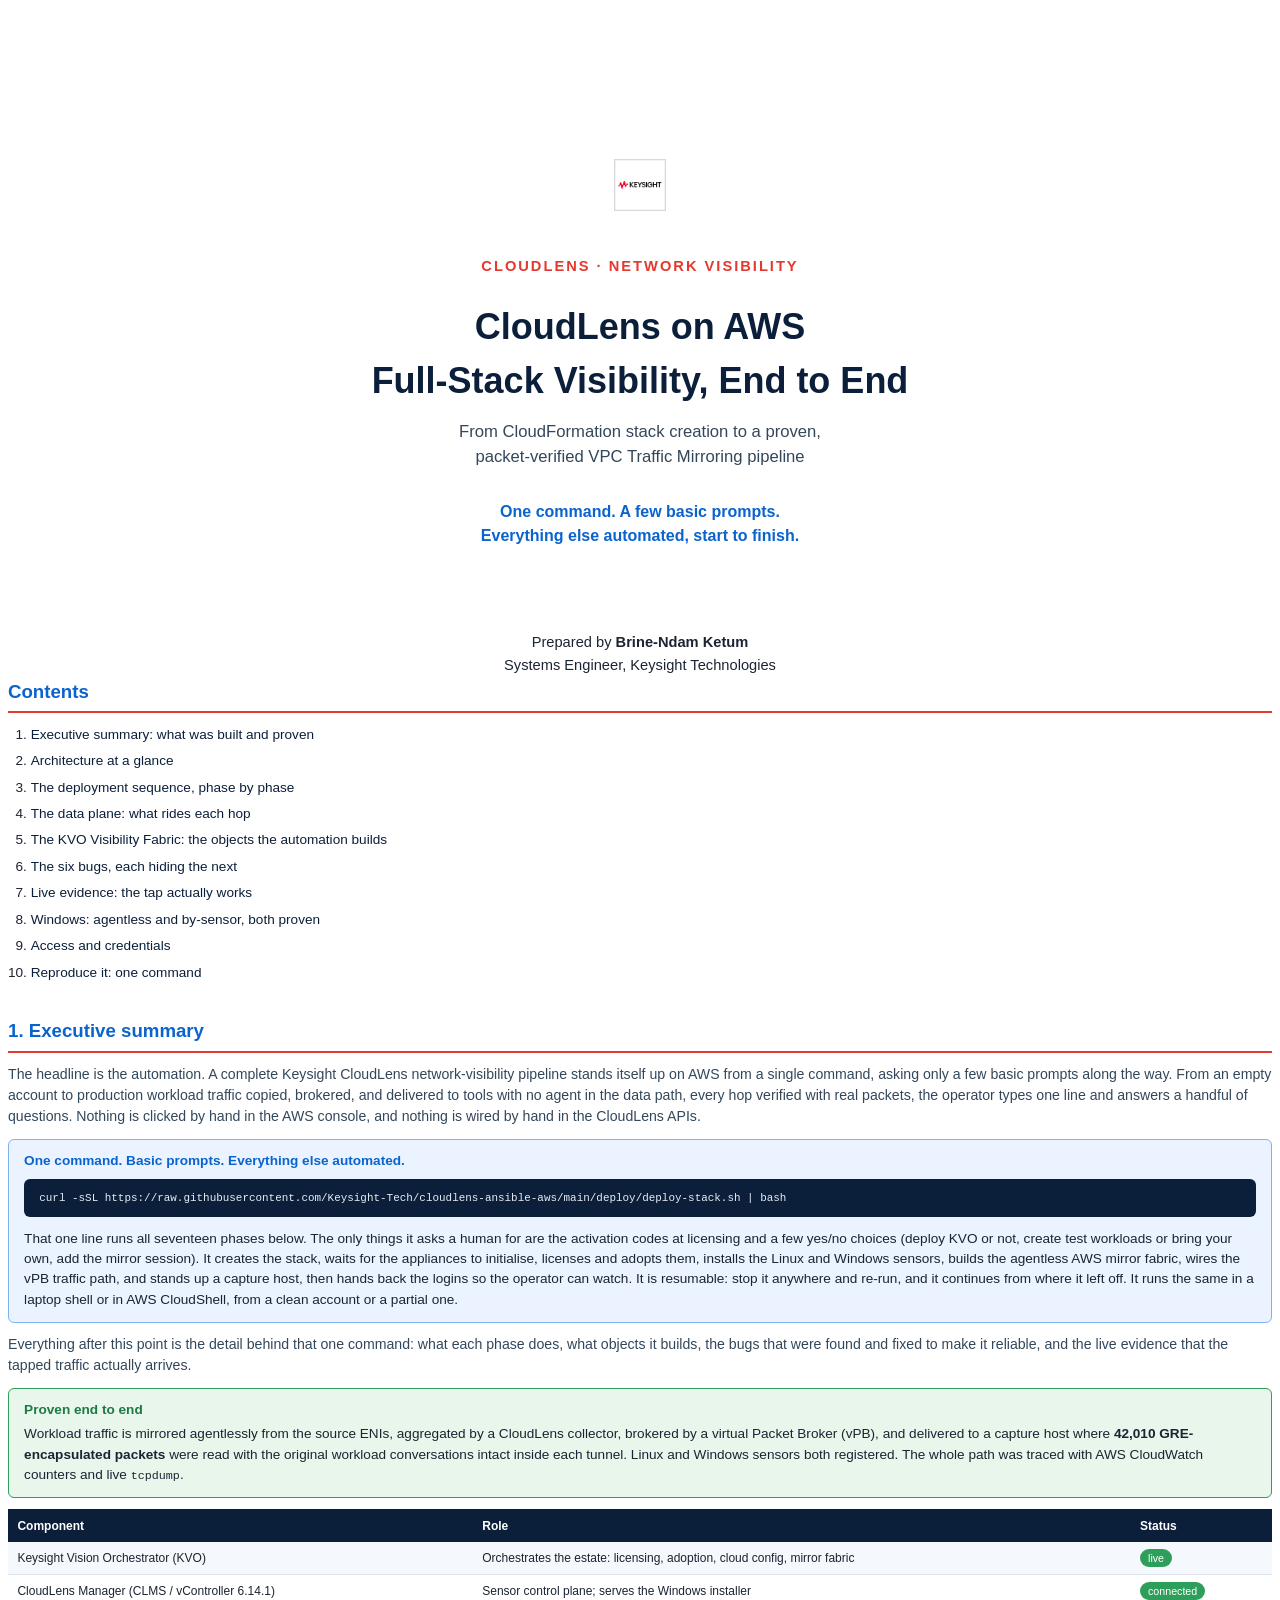
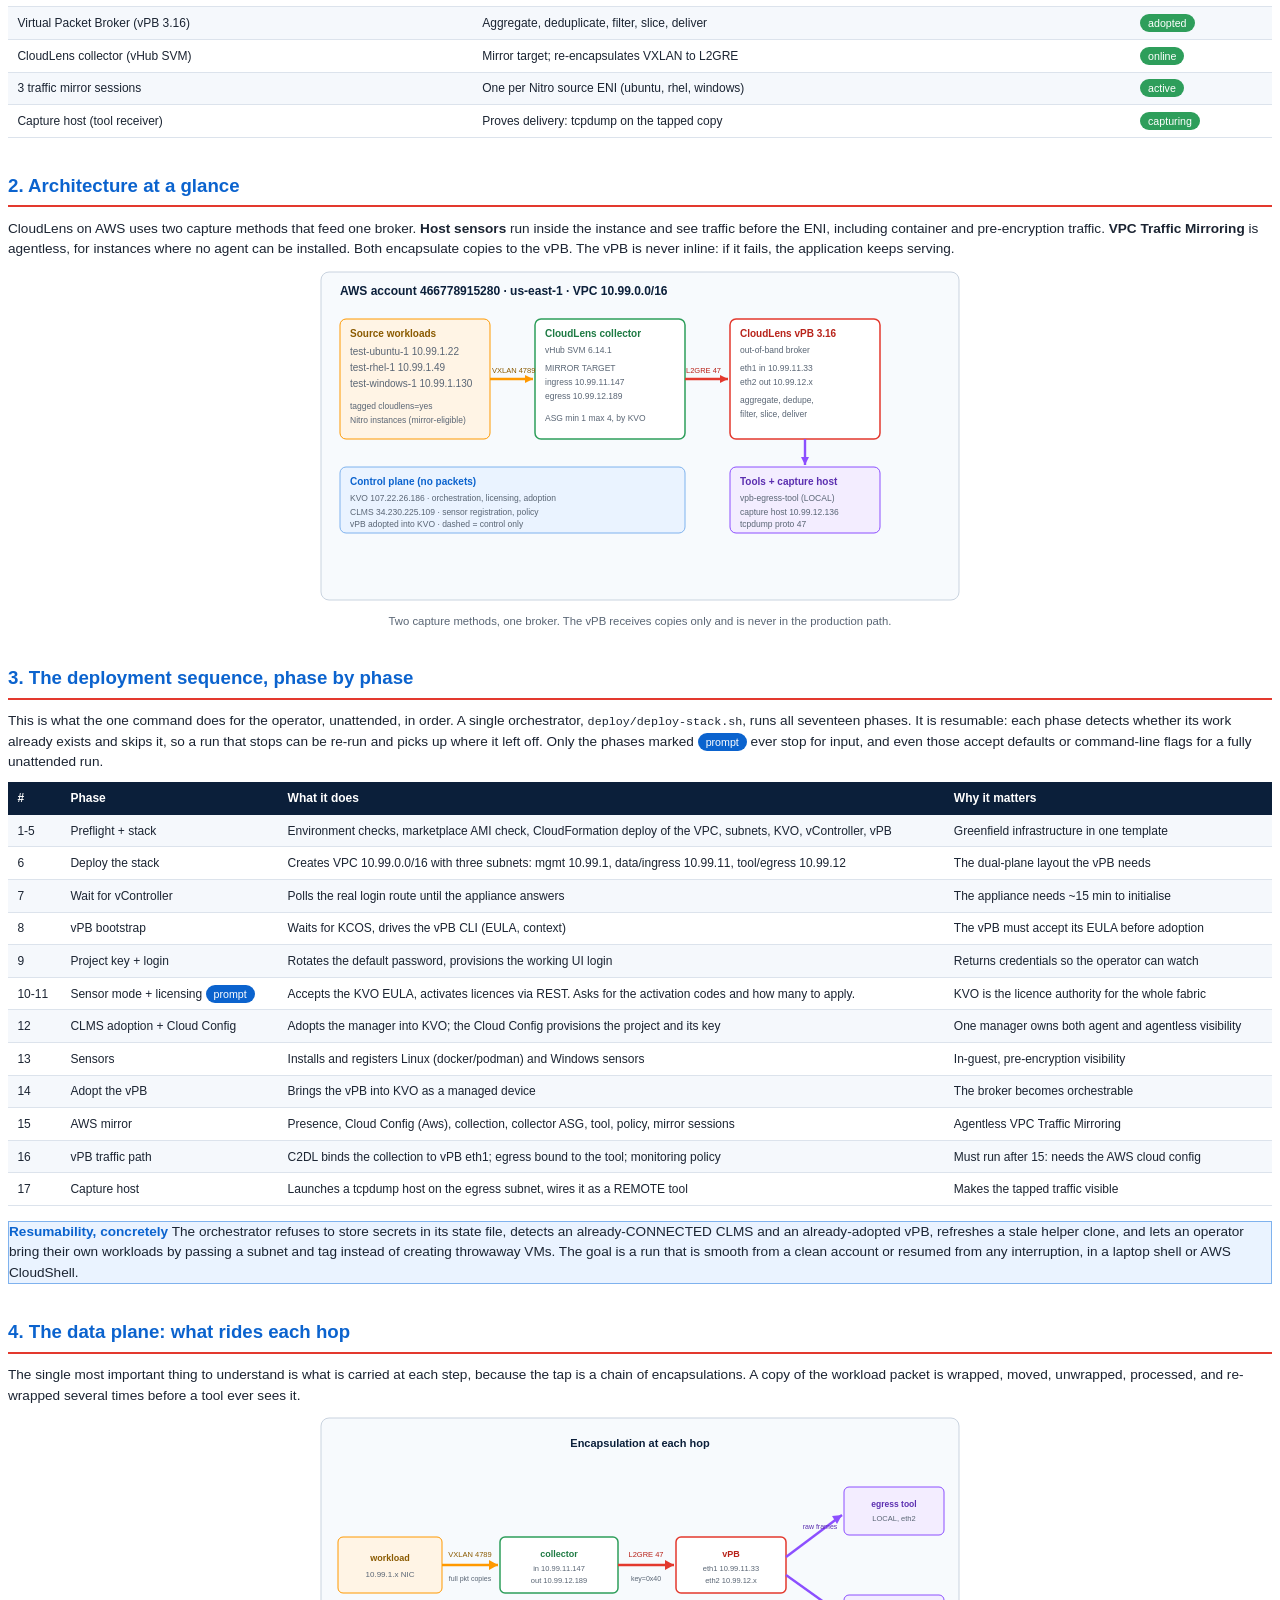
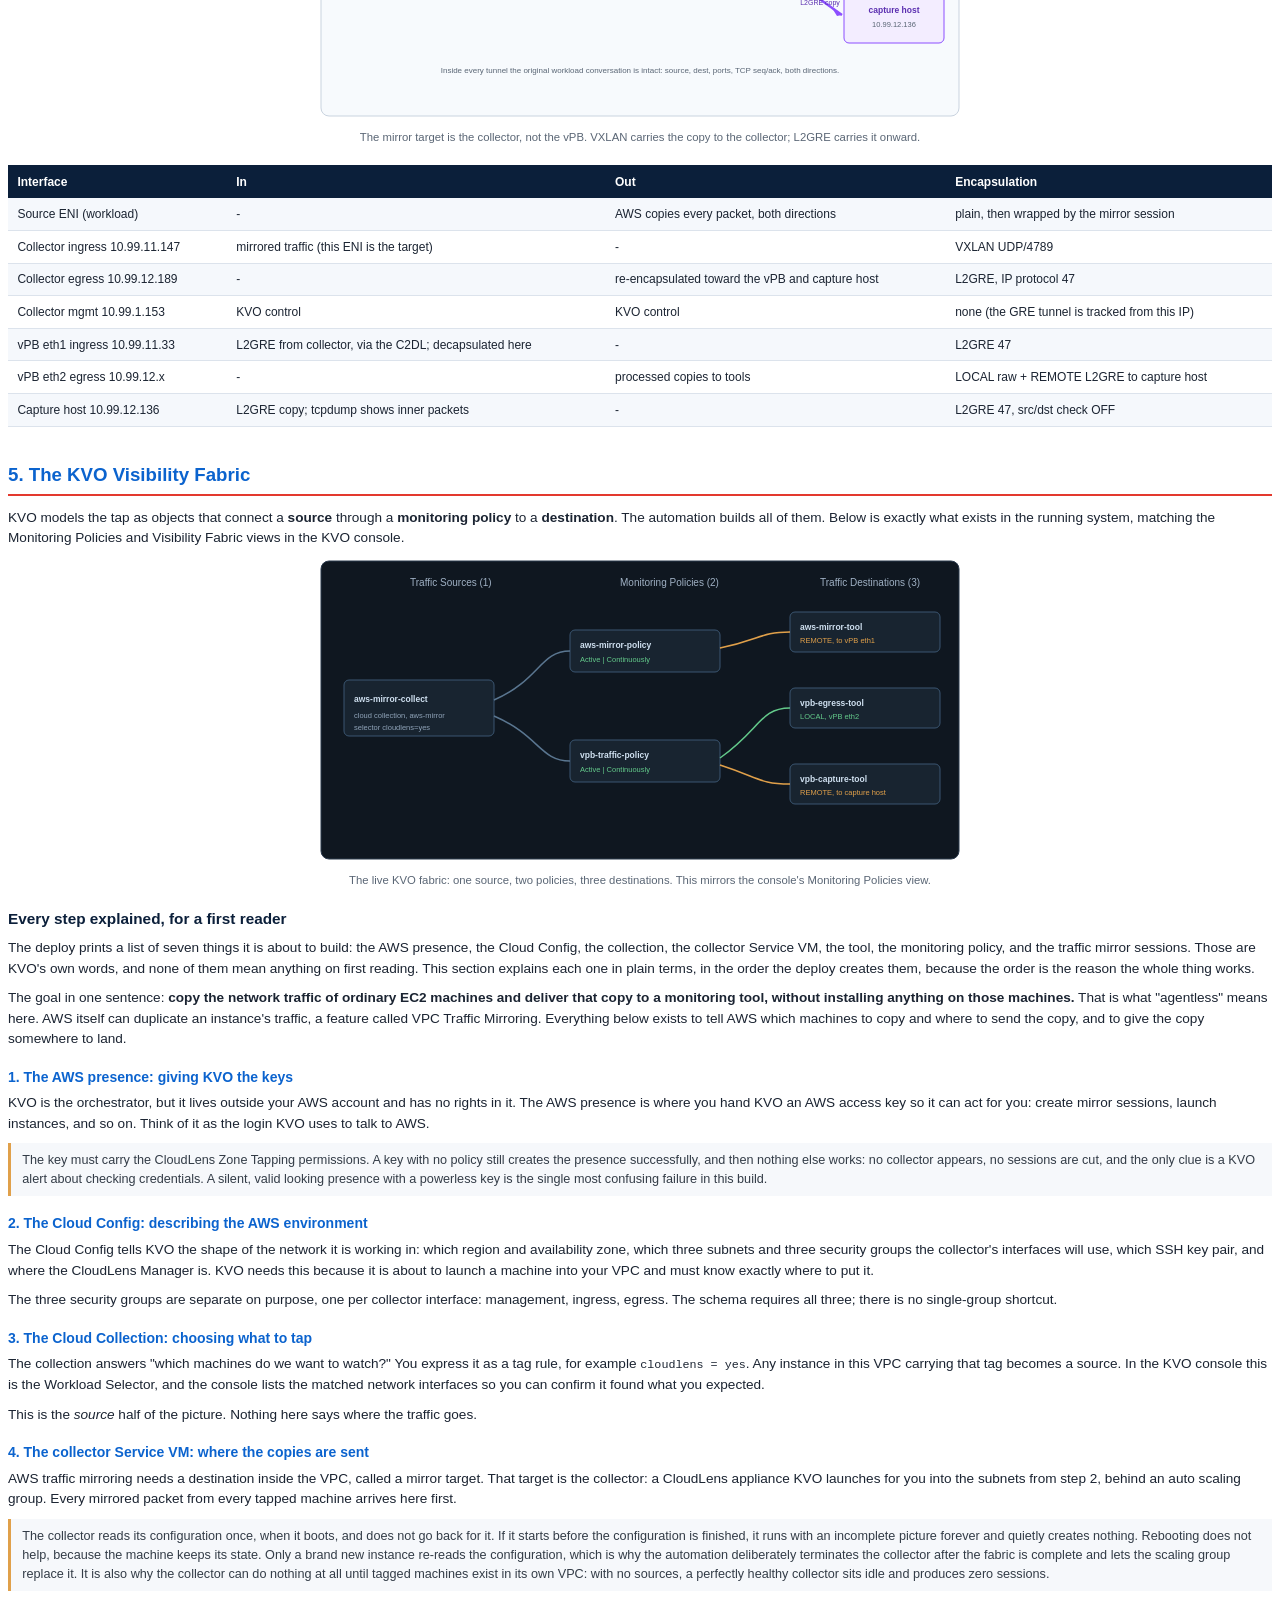
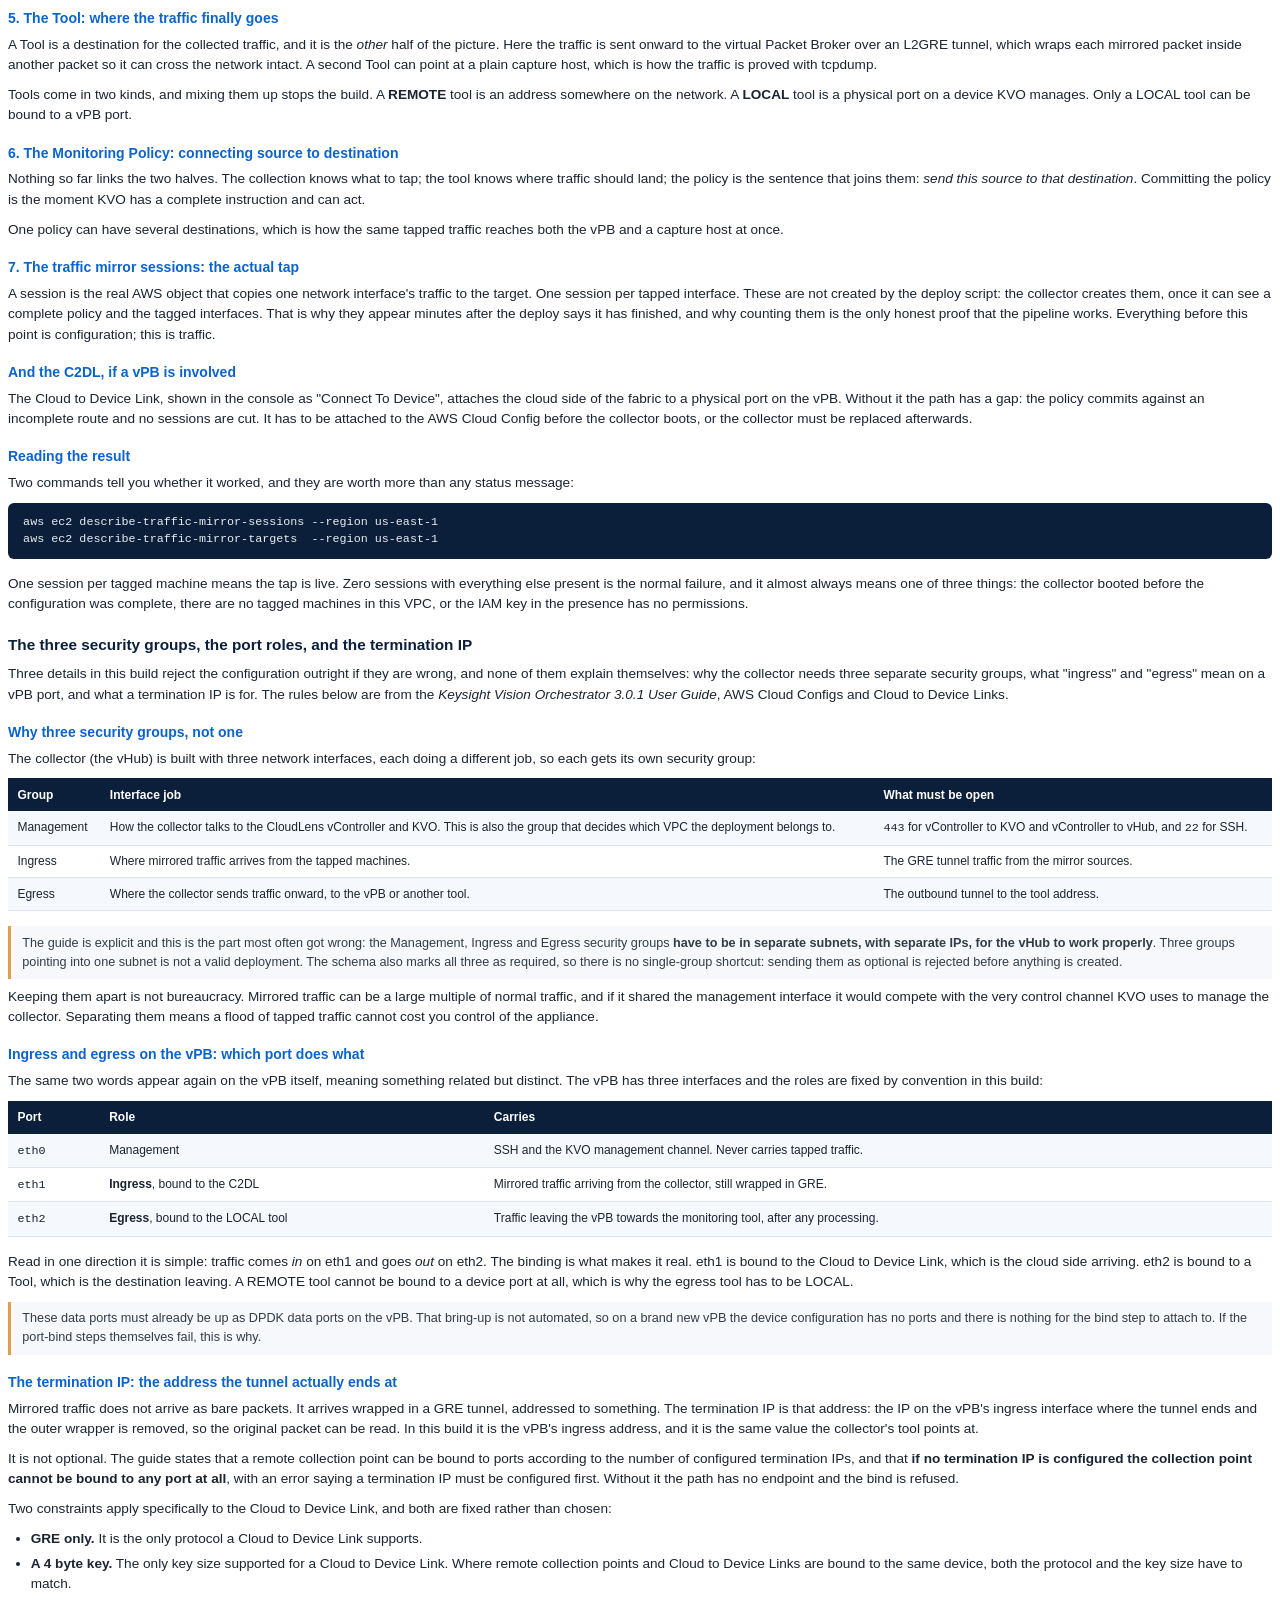
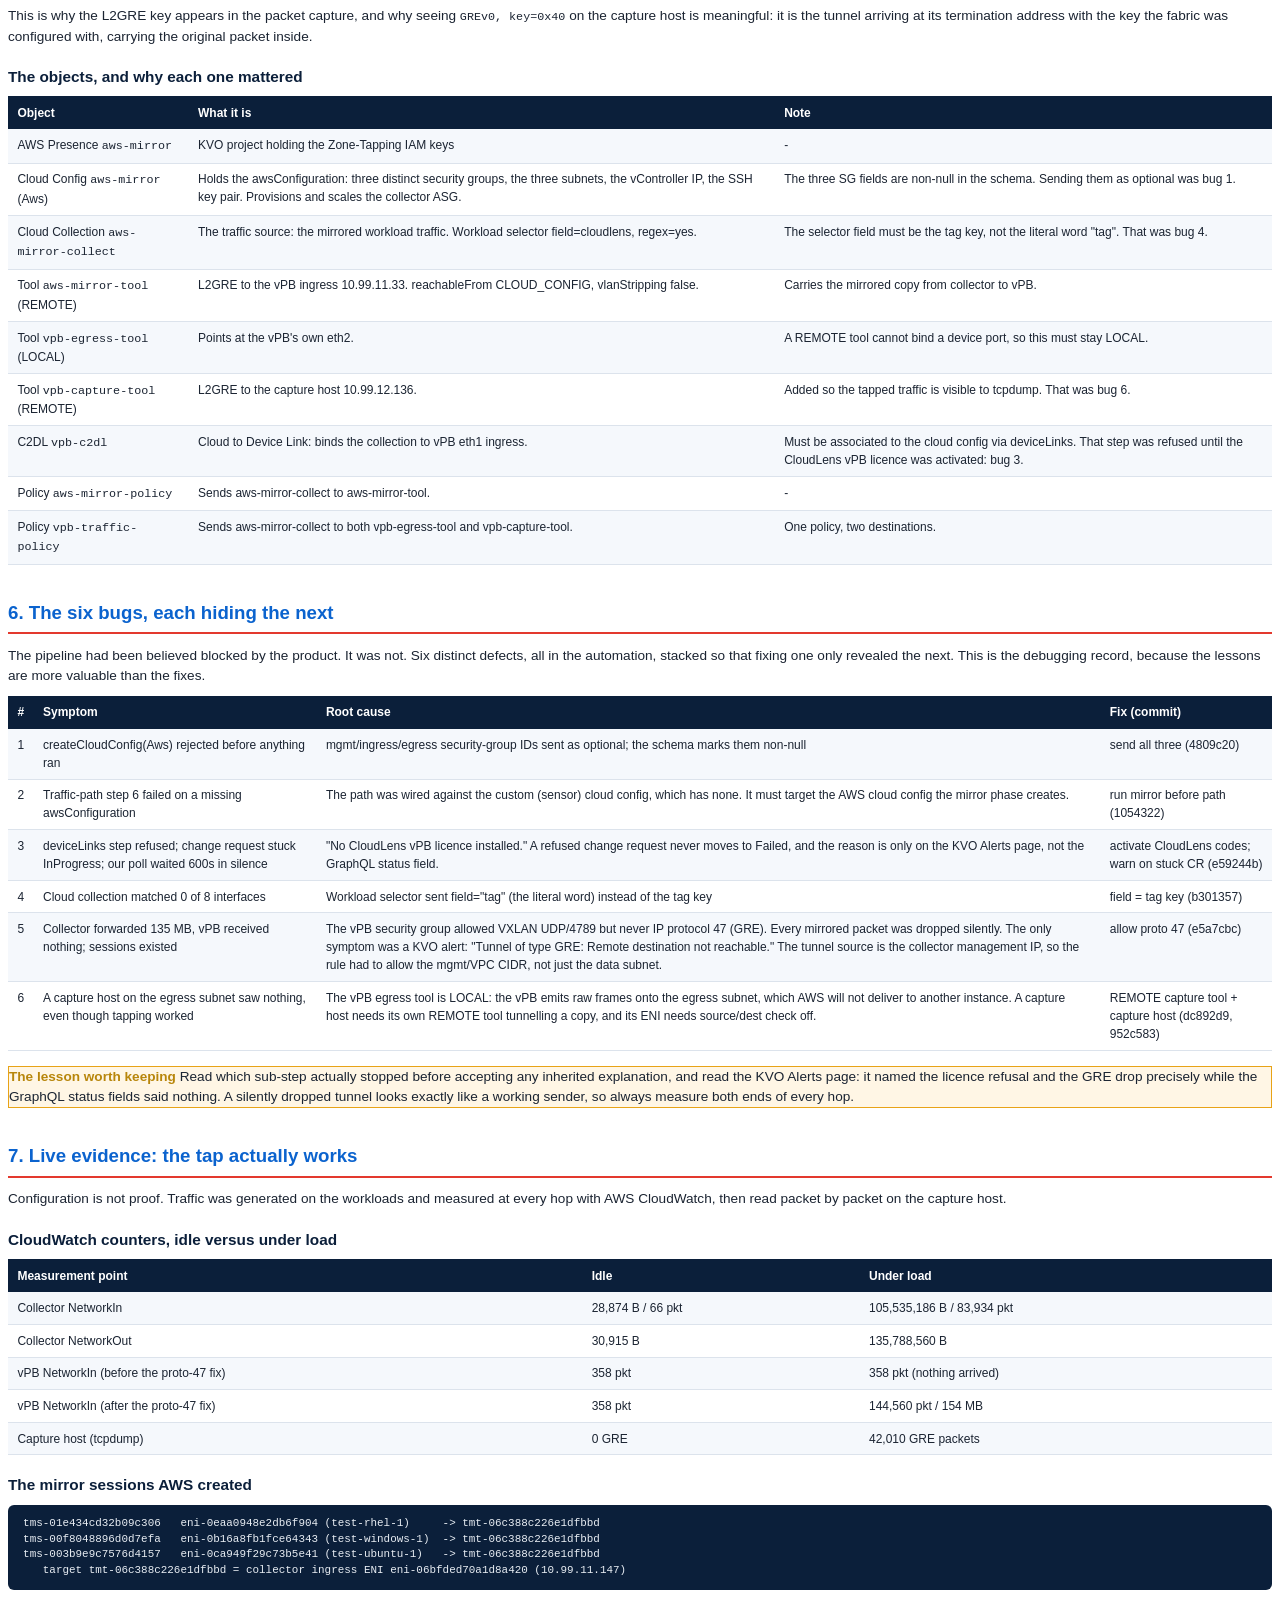
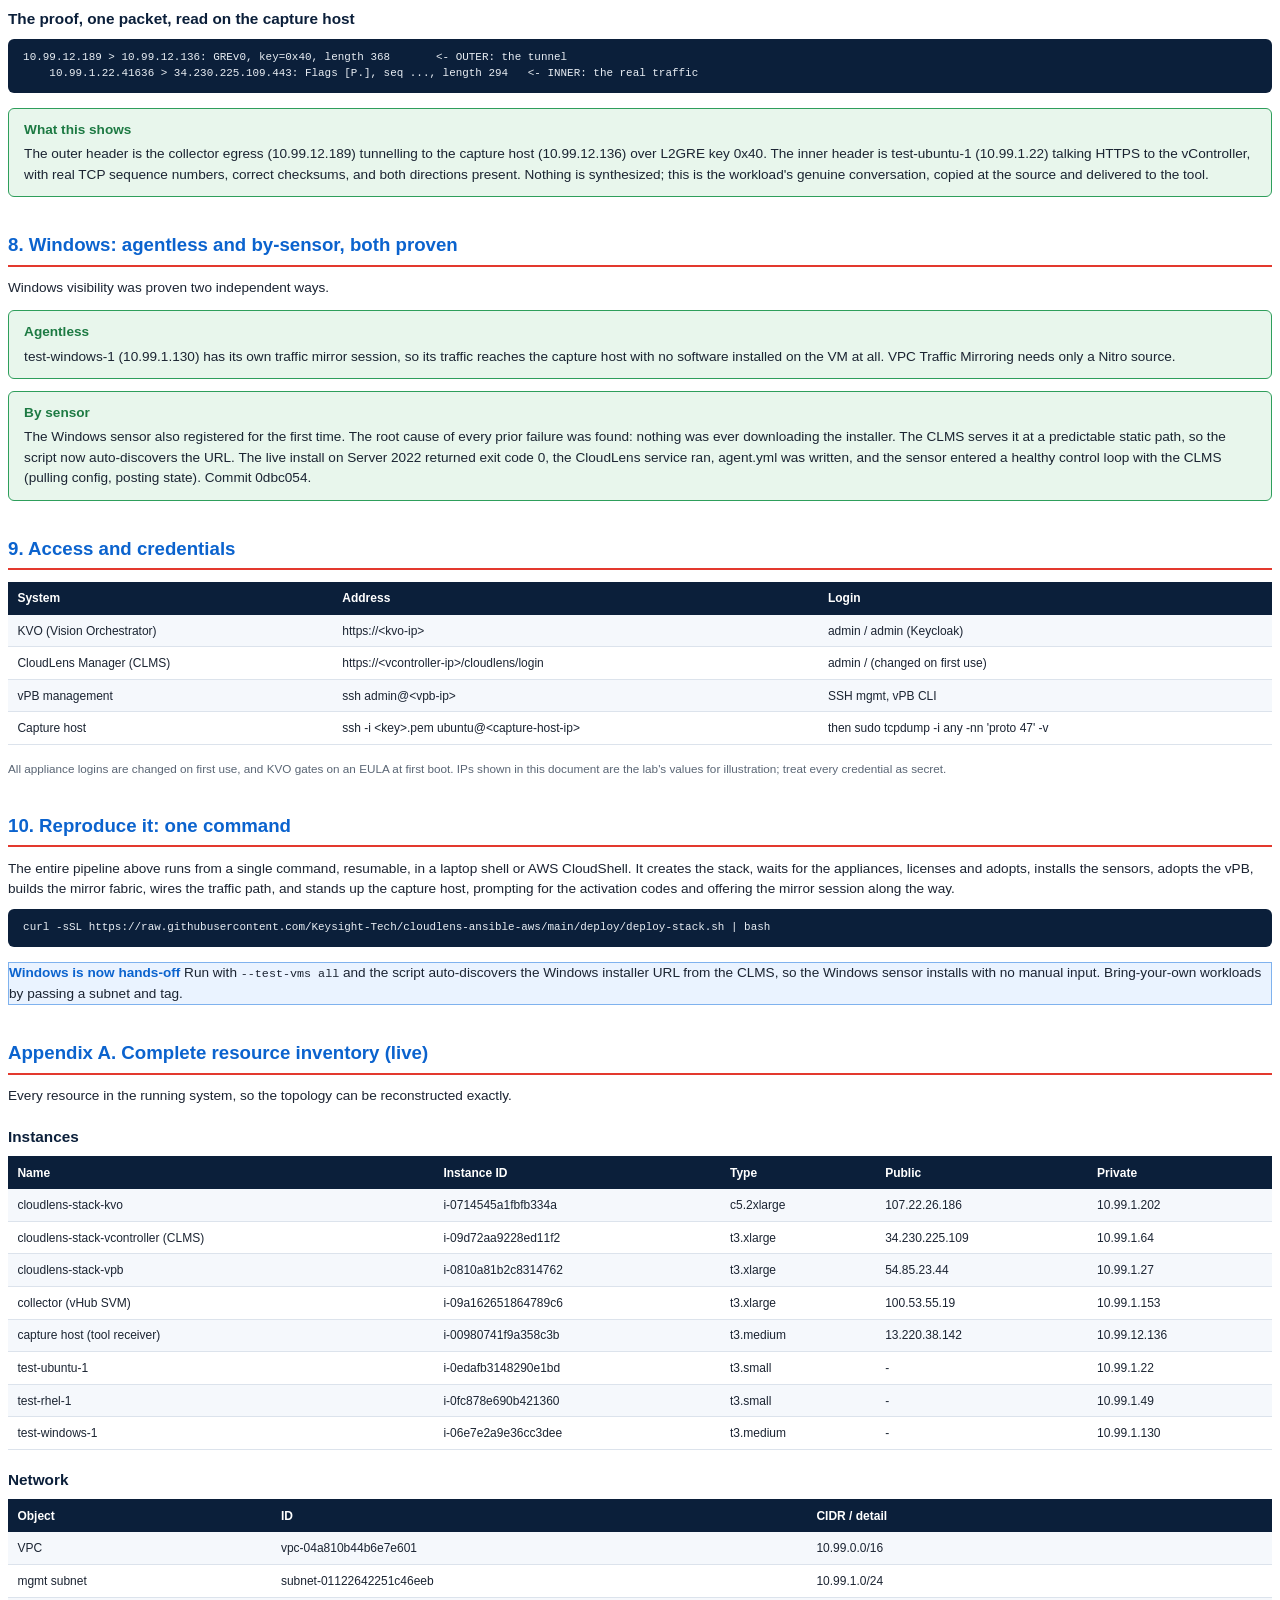
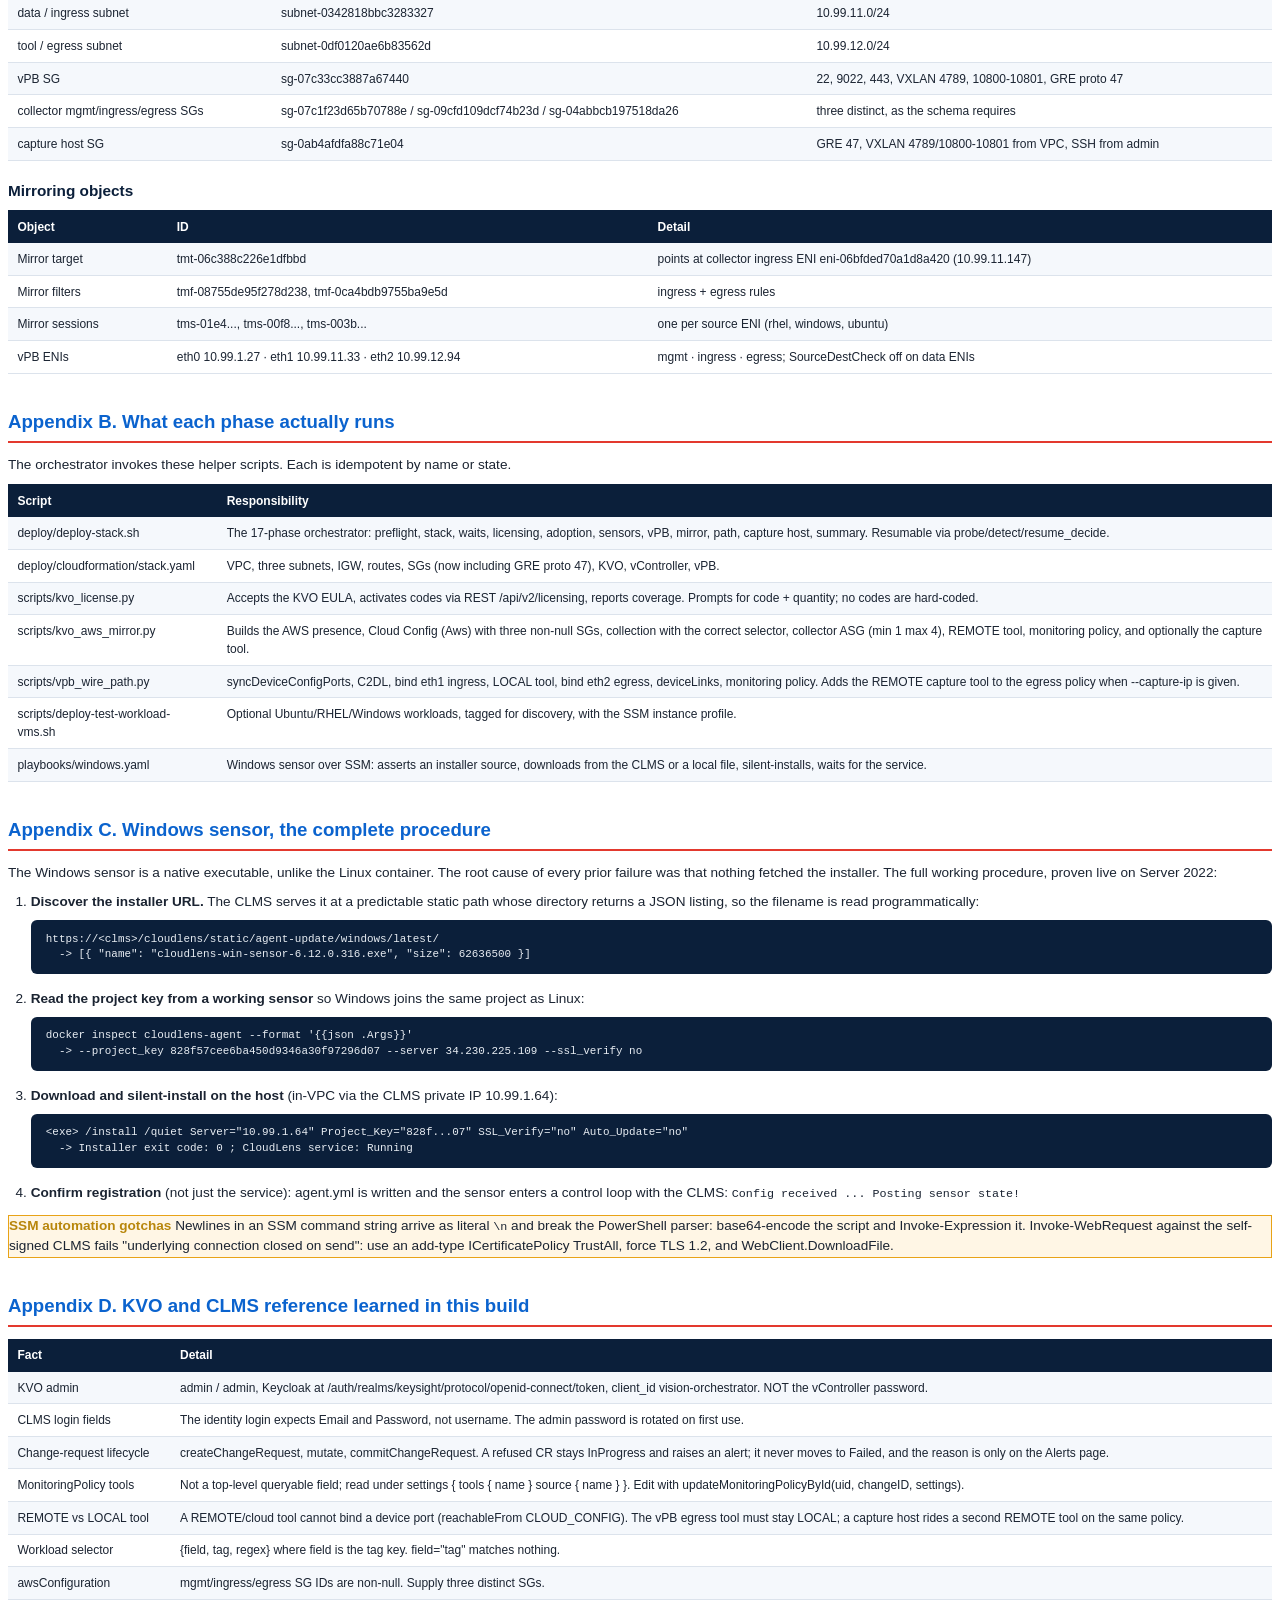
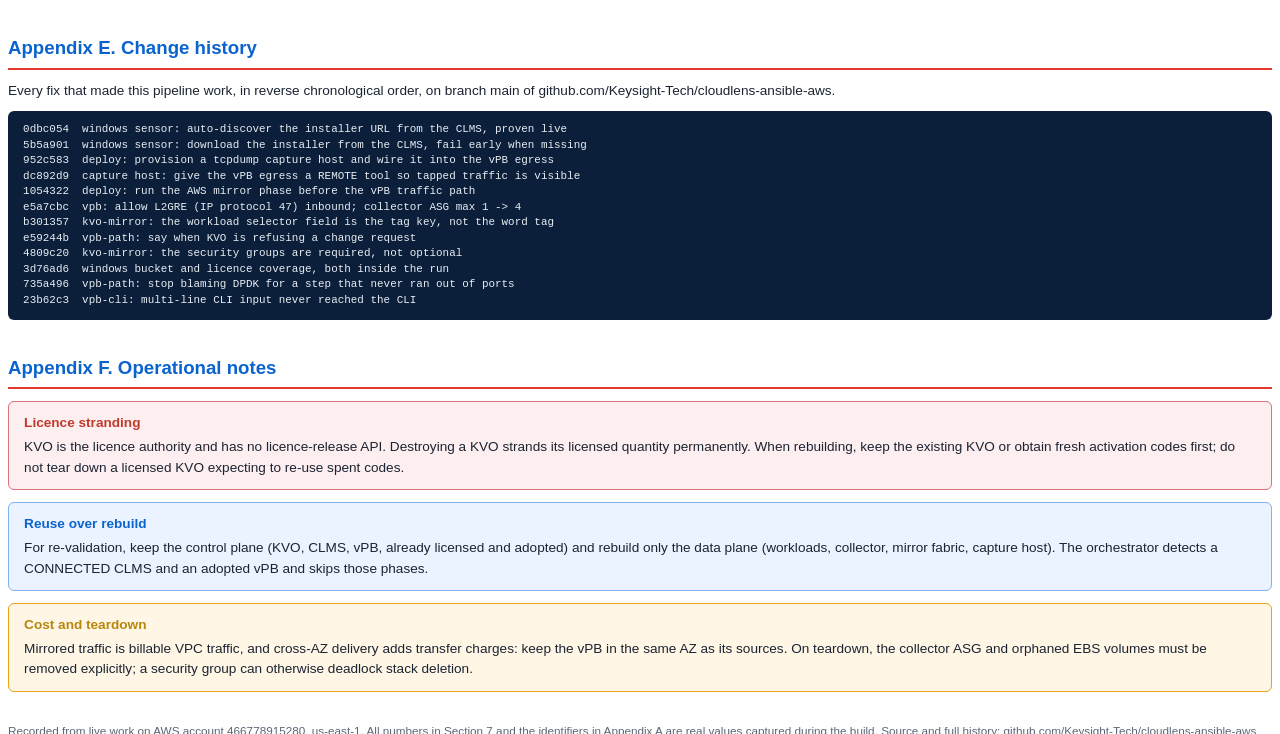
<file: docs/CloudLens_AWS_ZoneTapping_EndToEnd.html>
<!DOCTYPE html>
<html lang="en">
<head>
<meta charset="utf-8">
<style>
  @page { size: A4; margin: 18mm 16mm 20mm 16mm;
    @bottom-center { content: "CloudLens on AWS: Zone Tapping end to end   -   page " counter(page) " of " counter(pages); font-size: 8pt; color: #8a97a8; }
  }
  * { box-sizing: border-box; }
  body { font-family: -apple-system, "Segoe UI", Helvetica, Arial, sans-serif; color: #1b2432; font-size: 10.2pt; line-height: 1.5; }
  h1 { font-size: 20pt; color: #0b1f3a; margin: 0 0 2mm; }
  h2 { font-size: 14pt; color: #0b63ce; border-bottom: 2px solid #e3392e; padding-bottom: 1.5mm; margin: 9mm 0 3mm; page-break-after: avoid; }
  h3 { font-size: 11.5pt; color: #0b1f3a; margin: 5mm 0 2mm; page-break-after: avoid; }
h4 { font-size: 10.5pt; color: #0b63ce; margin: 4.5mm 0 1.5mm; page-break-after: avoid; }
p.note { background: #f6f8fb; border-left: 3px solid #e0a04a; padding: 2mm 3mm;
         margin: 2mm 0; font-size: 9.5pt; color: #333c47; page-break-inside: avoid; }
  p { margin: 0 0 2.5mm; }
  code, .mono { font-family: "SF Mono", "Consolas", monospace; font-size: 8.8pt; }
  .lead { color: #33475b; font-size: 10.6pt; }
  table { width: 100%; border-collapse: collapse; margin: 2mm 0 4mm; font-size: 9pt; }
  th { background: #0b1f3a; color: #fff; text-align: left; padding: 2mm 2.5mm; font-weight: 600; }
  td { border-bottom: 1px solid #dce3ec; padding: 1.8mm 2.5mm; vertical-align: top; }
  tr:nth-child(even) td { background: #f5f8fc; }
  .box { border-radius: 6px; padding: 3mm 4mm; margin: 3mm 0; page-break-inside: avoid; }
  .warn { background: #fdeef0; border: 1.5px solid #d9737c; }
  .ok { background: #e8f6ec; border: 1.5px solid #2e9e5b; }
  .info { background: #eaf3ff; border: 1.5px solid #7fb2ee; }
  .amber { background: #fff6e5; border: 1.5px solid #e8a317; }
  .box b.h { display:block; margin-bottom:1mm; }
  .warn b.h { color:#c0392b; } .ok b.h { color:#1d7a43; } .info b.h { color:#0b63ce; } .amber b.h { color:#b8860b; }
  pre { background: #0b1f3a; color: #e8edf3; border-radius: 6px; padding: 3mm 4mm; font-size: 8.2pt; line-height: 1.42; overflow-wrap: anywhere; white-space: pre-wrap; margin: 2mm 0 4mm; page-break-inside: avoid; }
  pre .c { color: #8fb7 e8; } .kv { color:#7fd6a0; }
  .cover { text-align: center; padding-top: 40mm; page-break-after: always; }
  .cover .brand { color: #e3392e; font-weight: 700; letter-spacing: 2px; font-size: 11pt; }
  .cover h1 { font-size: 27pt; margin: 6mm 0 3mm; }
  .cover .sub { color:#33475b; font-size: 12.5pt; }
  .cover .meta { margin-top: 22mm; color:#5a6675; font-size: 9.5pt; }
  .cover .prepared { margin-top: 16mm; color:#1b2432; font-size: 11pt; line-height:1.6; }
  .pill { display:inline-block; background:#0b63ce; color:#fff; border-radius:10px; padding:1px 8px; font-size:8pt; }
  .pill.green { background:#2e9e5b; } .pill.red { background:#e3392e; } .pill.grey { background:#5a6675; }
  figure { margin: 3mm 0 5mm; page-break-inside: avoid; text-align:center; }
  figcaption { font-size: 8.5pt; color:#5a6675; margin-top: 1.5mm; }
  ul, ol { margin: 1mm 0 3mm; padding-left: 6mm; }
  li { margin-bottom: 1.2mm; }
  .small { font-size: 8.8pt; color:#5a6675; }
  .toc a { color:#0b1f3a; text-decoration:none; }
  .toc li { margin-bottom: 1.6mm; }
</style>
</head>
<body>

<div class="cover">
  <img src="[data-uri]" alt="Keysight" style="height:52px; margin-bottom:10mm;" />
  <div class="brand">CLOUDLENS  ·  NETWORK VISIBILITY</div>
  <h1>CloudLens on AWS<br>Full-Stack Visibility, End to End</h1>
  <div class="sub">From CloudFormation stack creation to a proven,<br>packet-verified VPC Traffic Mirroring pipeline</div>
  <div style="margin-top:8mm;font-size:12pt;color:#0b63ce;font-weight:600;">One command. A few basic prompts.<br>Everything else automated, start to finish.</div>
  <div class="meta">
    <div class="prepared">
      Prepared by <b>Brine-Ndam Ketum</b><br>
      Systems Engineer, Keysight Technologies
    </div>
  </div>
</div>

<h2 style="margin-top:0">Contents</h2>
<ol class="toc">
  <li><a href="#s1">Executive summary: what was built and proven</a></li>
  <li><a href="#s2">Architecture at a glance</a></li>
  <li><a href="#s3">The deployment sequence, phase by phase</a></li>
  <li><a href="#s4">The data plane: what rides each hop</a></li>
  <li><a href="#s5">The KVO Visibility Fabric: the objects the automation builds</a></li>
  <li><a href="#s6">The six bugs, each hiding the next</a></li>
  <li><a href="#s7">Live evidence: the tap actually works</a></li>
  <li><a href="#s8">Windows: agentless and by-sensor, both proven</a></li>
  <li><a href="#s9">Access and credentials</a></li>
  <li><a href="#s10">Reproduce it: one command</a></li>
</ol>

<h2 id="s1">1. Executive summary</h2>
<p class="lead">The headline is the automation. A complete Keysight CloudLens network-visibility
pipeline stands itself up on AWS from a single command, asking only a few basic prompts along
the way. From an empty account to production workload traffic copied, brokered, and delivered to
tools with no agent in the data path, every hop verified with real packets, the operator types one
line and answers a handful of questions. Nothing is clicked by hand in the AWS console, and nothing
is wired by hand in the CloudLens APIs.</p>

<div class="box info"><b class="h" style="color:#0b63ce">One command. Basic prompts. Everything else automated.</b>
<pre style="margin:2mm 0 3mm;background:#0b1f3a;">curl -sSL https://raw.githubusercontent.com/Keysight-Tech/cloudlens-ansible-aws/main/deploy/deploy-stack.sh | bash</pre>
That one line runs all seventeen phases below. The only things it asks a human for are the activation
codes at licensing and a few yes/no choices (deploy KVO or not, create test workloads or bring your own,
add the mirror session). It creates the stack, waits for the appliances to initialise, licenses and adopts
them, installs the Linux and Windows sensors, builds the agentless AWS mirror fabric, wires the vPB traffic
path, and stands up a capture host, then hands back the logins so the operator can watch. It is resumable:
stop it anywhere and re-run, and it continues from where it left off. It runs the same in a laptop shell or
in AWS CloudShell, from a clean account or a partial one.</div>

<p class="lead">Everything after this point is the detail behind that one command: what each phase does,
what objects it builds, the bugs that were found and fixed to make it reliable, and the live evidence
that the tapped traffic actually arrives.</p>

<div class="box ok"><b class="h">Proven end to end</b>
Workload traffic is mirrored agentlessly from the source ENIs, aggregated by a CloudLens
collector, brokered by a virtual Packet Broker (vPB), and delivered to a capture host where
<b>42,010 GRE-encapsulated packets</b> were read with the original workload conversations
intact inside each tunnel. Linux and Windows sensors both registered. The whole path was
traced with AWS CloudWatch counters and live <code>tcpdump</code>.</div>

<table>
<tr><th>Component</th><th>Role</th><th>Status</th></tr>
<tr><td>Keysight Vision Orchestrator (KVO)</td><td>Orchestrates the estate: licensing, adoption, cloud config, mirror fabric</td><td><span class="pill green">live</span></td></tr>
<tr><td>CloudLens Manager (CLMS / vController 6.14.1)</td><td>Sensor control plane; serves the Windows installer</td><td><span class="pill green">connected</span></td></tr>
<tr><td>Virtual Packet Broker (vPB 3.16)</td><td>Aggregate, deduplicate, filter, slice, deliver</td><td><span class="pill green">adopted</span></td></tr>
<tr><td>CloudLens collector (vHub SVM)</td><td>Mirror target; re-encapsulates VXLAN to L2GRE</td><td><span class="pill green">online</span></td></tr>
<tr><td>3 traffic mirror sessions</td><td>One per Nitro source ENI (ubuntu, rhel, windows)</td><td><span class="pill green">active</span></td></tr>
<tr><td>Capture host (tool receiver)</td><td>Proves delivery: tcpdump on the tapped copy</td><td><span class="pill green">capturing</span></td></tr>
</table>

<h2 id="s2">2. Architecture at a glance</h2>
<p>CloudLens on AWS uses two capture methods that feed one broker. <b>Host sensors</b> run inside
the instance and see traffic before the ENI, including container and pre-encryption traffic.
<b>VPC Traffic Mirroring</b> is agentless, for instances where no agent can be installed. Both
encapsulate copies to the vPB. The vPB is never inline: if it fails, the application keeps serving.</p>

<figure>
<svg width="640" height="330" viewBox="0 0 640 330" xmlns="http://www.w3.org/2000/svg" font-family="Helvetica" font-size="10">
  <rect x="1" y="1" width="638" height="328" rx="8" fill="#f7fafd" stroke="#c9d3df"/>
  <text x="20" y="24" font-size="12" font-weight="bold" fill="#0b1f3a">AWS account 466778915280 · us-east-1 · VPC 10.99.0.0/16</text>

  <!-- workloads -->
  <rect x="20" y="48" width="150" height="120" rx="6" fill="#fff4e5" stroke="#ff9900"/>
  <text x="30" y="66" font-weight="bold" fill="#8a5a00">Source workloads</text>
  <text x="30" y="84" fill="#5a6675">test-ubuntu-1  10.99.1.22</text>
  <text x="30" y="100" fill="#5a6675">test-rhel-1     10.99.1.49</text>
  <text x="30" y="116" fill="#5a6675">test-windows-1 10.99.1.130</text>
  <text x="30" y="138" fill="#5a6675" font-size="8.5">tagged cloudlens=yes</text>
  <text x="30" y="152" fill="#5a6675" font-size="8.5">Nitro instances (mirror-eligible)</text>

  <!-- collector -->
  <rect x="215" y="48" width="150" height="120" rx="6" fill="#ffffff" stroke="#2e9e5b" stroke-width="1.5"/>
  <text x="225" y="66" font-weight="bold" fill="#1d7a43">CloudLens collector</text>
  <text x="225" y="82" fill="#5a6675" font-size="8.5">vHub SVM 6.14.1</text>
  <text x="225" y="100" fill="#5a6675" font-size="8.5">MIRROR TARGET</text>
  <text x="225" y="114" fill="#5a6675" font-size="8.5">ingress 10.99.11.147</text>
  <text x="225" y="128" fill="#5a6675" font-size="8.5">egress  10.99.12.189</text>
  <text x="225" y="150" fill="#5a6675" font-size="8.5">ASG min 1 max 4, by KVO</text>

  <!-- vPB -->
  <rect x="410" y="48" width="150" height="120" rx="6" fill="#ffffff" stroke="#e3392e" stroke-width="1.5"/>
  <text x="420" y="66" font-weight="bold" fill="#b8231a">CloudLens vPB 3.16</text>
  <text x="420" y="82" fill="#5a6675" font-size="8.5">out-of-band broker</text>
  <text x="420" y="100" fill="#5a6675" font-size="8.5">eth1 in  10.99.11.33</text>
  <text x="420" y="114" fill="#5a6675" font-size="8.5">eth2 out 10.99.12.x</text>
  <text x="420" y="132" fill="#5a6675" font-size="8.5">aggregate, dedupe,</text>
  <text x="420" y="146" fill="#5a6675" font-size="8.5">filter, slice, deliver</text>

  <!-- tools -->
  <rect x="410" y="196" width="150" height="66" rx="6" fill="#f3edff" stroke="#8c4fff"/>
  <text x="420" y="214" font-weight="bold" fill="#5b2fb0">Tools + capture host</text>
  <text x="420" y="230" fill="#5a6675" font-size="8.5">vpb-egress-tool (LOCAL)</text>
  <text x="420" y="244" fill="#5a6675" font-size="8.5">capture host 10.99.12.136</text>
  <text x="420" y="256" fill="#5a6675" font-size="8.5">tcpdump proto 47</text>

  <!-- control plane -->
  <rect x="20" y="196" width="345" height="66" rx="6" fill="#eaf3ff" stroke="#7fb2ee"/>
  <text x="30" y="214" font-weight="bold" fill="#0b63ce">Control plane (no packets)</text>
  <text x="30" y="230" fill="#5a6675" font-size="8.5">KVO 107.22.26.186 · orchestration, licensing, adoption</text>
  <text x="30" y="244" fill="#5a6675" font-size="8.5">CLMS 34.230.225.109 · sensor registration, policy</text>
  <text x="30" y="256" fill="#5a6675" font-size="8.5">vPB adopted into KVO · dashed = control only</text>

  <!-- arrows -->
  <line x1="170" y1="108" x2="213" y2="108" stroke="#ff9900" stroke-width="2.4"/>
  <polygon points="213,108 205,104 205,112" fill="#ff9900"/>
  <text x="172" y="102" font-size="7.5" fill="#8a5a00">VXLAN 4789</text>
  <line x1="365" y1="108" x2="408" y2="108" stroke="#e3392e" stroke-width="2.4"/>
  <polygon points="408,108 400,104 400,112" fill="#e3392e"/>
  <text x="366" y="102" font-size="7.5" fill="#b8231a">L2GRE 47</text>
  <line x1="485" y1="168" x2="485" y2="194" stroke="#8c4fff" stroke-width="2.4"/>
  <polygon points="485,194 481,186 489,186" fill="#8c4fff"/>
</svg>
<figcaption>Two capture methods, one broker. The vPB receives copies only and is never in the production path.</figcaption>
</figure>

<h2 id="s3">3. The deployment sequence, phase by phase</h2>
<p>This is what the one command does for the operator, unattended, in order. A single orchestrator,
<code>deploy/deploy-stack.sh</code>, runs all seventeen phases. It is resumable: each phase detects whether
its work already exists and skips it, so a run that stops can be re-run and picks up where it left off.
Only the phases marked <span class="pill">prompt</span> ever stop for input, and even those accept
defaults or command-line flags for a fully unattended run.</p>

<table>
<tr><th>#</th><th>Phase</th><th>What it does</th><th>Why it matters</th></tr>
<tr><td>1-5</td><td>Preflight + stack</td><td>Environment checks, marketplace AMI check, CloudFormation deploy of the VPC, subnets, KVO, vController, vPB</td><td>Greenfield infrastructure in one template</td></tr>
<tr><td>6</td><td>Deploy the stack</td><td>Creates VPC 10.99.0.0/16 with three subnets: mgmt 10.99.1, data/ingress 10.99.11, tool/egress 10.99.12</td><td>The dual-plane layout the vPB needs</td></tr>
<tr><td>7</td><td>Wait for vController</td><td>Polls the real login route until the appliance answers</td><td>The appliance needs ~15 min to initialise</td></tr>
<tr><td>8</td><td>vPB bootstrap</td><td>Waits for KCOS, drives the vPB CLI (EULA, context)</td><td>The vPB must accept its EULA before adoption</td></tr>
<tr><td>9</td><td>Project key + login</td><td>Rotates the default password, provisions the working UI login</td><td>Returns credentials so the operator can watch</td></tr>
<tr><td>10-11</td><td>Sensor mode + licensing <span class="pill">prompt</span></td><td>Accepts the KVO EULA, activates licences via REST. Asks for the activation codes and how many to apply.</td><td>KVO is the licence authority for the whole fabric</td></tr>
<tr><td>12</td><td>CLMS adoption + Cloud Config</td><td>Adopts the manager into KVO; the Cloud Config provisions the project and its key</td><td>One manager owns both agent and agentless visibility</td></tr>
<tr><td>13</td><td>Sensors</td><td>Installs and registers Linux (docker/podman) and Windows sensors</td><td>In-guest, pre-encryption visibility</td></tr>
<tr><td>14</td><td>Adopt the vPB</td><td>Brings the vPB into KVO as a managed device</td><td>The broker becomes orchestrable</td></tr>
<tr><td>15</td><td>AWS mirror</td><td>Presence, Cloud Config (Aws), collection, collector ASG, tool, policy, mirror sessions</td><td>Agentless VPC Traffic Mirroring</td></tr>
<tr><td>16</td><td>vPB traffic path</td><td>C2DL binds the collection to vPB eth1; egress bound to the tool; monitoring policy</td><td>Must run after 15: needs the AWS cloud config</td></tr>
<tr><td>17</td><td>Capture host</td><td>Launches a tcpdump host on the egress subnet, wires it as a REMOTE tool</td><td>Makes the tapped traffic visible</td></tr>
</table>

<div class="info"><b class="h" style="color:#0b63ce">Resumability, concretely</b>
The orchestrator refuses to store secrets in its state file, detects an already-CONNECTED CLMS
and an already-adopted vPB, refreshes a stale helper clone, and lets an operator bring their own
workloads by passing a subnet and tag instead of creating throwaway VMs. The goal is a run that
is smooth from a clean account or resumed from any interruption, in a laptop shell or AWS CloudShell.</div>

<h2 id="s4">4. The data plane: what rides each hop</h2>
<p>The single most important thing to understand is what is carried at each step, because the tap is
a chain of encapsulations. A copy of the workload packet is wrapped, moved, unwrapped, processed,
and re-wrapped several times before a tool ever sees it.</p>

<figure>
<svg width="640" height="300" viewBox="0 0 640 300" xmlns="http://www.w3.org/2000/svg" font-family="Helvetica" font-size="9">
  <rect x="1" y="1" width="638" height="298" rx="8" fill="#f7fafd" stroke="#c9d3df"/>
  <!-- nodes -->
  <g>
    <rect x="18" y="120" width="104" height="56" rx="5" fill="#fff4e5" stroke="#ff9900"/>
    <text x="70" y="144" text-anchor="middle" font-weight="bold" fill="#8a5a00">workload</text>
    <text x="70" y="160" text-anchor="middle" fill="#5a6675" font-size="8">10.99.1.x NIC</text>

    <rect x="180" y="120" width="118" height="56" rx="5" fill="#ffffff" stroke="#2e9e5b" stroke-width="1.5"/>
    <text x="239" y="140" text-anchor="middle" font-weight="bold" fill="#1d7a43">collector</text>
    <text x="239" y="154" text-anchor="middle" fill="#5a6675" font-size="7.5">in 10.99.11.147</text>
    <text x="239" y="166" text-anchor="middle" fill="#5a6675" font-size="7.5">out 10.99.12.189</text>

    <rect x="356" y="120" width="110" height="56" rx="5" fill="#ffffff" stroke="#e3392e" stroke-width="1.5"/>
    <text x="411" y="140" text-anchor="middle" font-weight="bold" fill="#b8231a">vPB</text>
    <text x="411" y="154" text-anchor="middle" fill="#5a6675" font-size="7.5">eth1 10.99.11.33</text>
    <text x="411" y="166" text-anchor="middle" fill="#5a6675" font-size="7.5">eth2 10.99.12.x</text>

    <rect x="524" y="70" width="100" height="48" rx="5" fill="#f3edff" stroke="#8c4fff"/>
    <text x="574" y="90" text-anchor="middle" font-weight="bold" fill="#5b2fb0" font-size="8.5">egress tool</text>
    <text x="574" y="104" text-anchor="middle" fill="#5a6675" font-size="7.5">LOCAL, eth2</text>

    <rect x="524" y="178" width="100" height="48" rx="5" fill="#f3edff" stroke="#8c4fff"/>
    <text x="574" y="196" text-anchor="middle" font-weight="bold" fill="#5b2fb0" font-size="8.5">capture host</text>
    <text x="574" y="210" text-anchor="middle" fill="#5a6675" font-size="7.5">10.99.12.136</text>
  </g>
  <!-- edges with labels -->
  <line x1="122" y1="148" x2="178" y2="148" stroke="#ff9900" stroke-width="2.6"/><polygon points="178,148 169,143 169,153" fill="#ff9900"/>
  <text x="150" y="140" text-anchor="middle" font-size="7.5" fill="#8a5a00">VXLAN 4789</text>
  <text x="150" y="164" text-anchor="middle" font-size="7" fill="#5a6675">full pkt copies</text>

  <line x1="298" y1="148" x2="354" y2="148" stroke="#e3392e" stroke-width="2.6"/><polygon points="354,148 345,143 345,153" fill="#e3392e"/>
  <text x="326" y="140" text-anchor="middle" font-size="7.5" fill="#b8231a">L2GRE 47</text>
  <text x="326" y="164" text-anchor="middle" font-size="7" fill="#5a6675">key=0x40</text>

  <line x1="466" y1="140" x2="522" y2="98" stroke="#8c4fff" stroke-width="2.4"/><polygon points="522,98 512,99 517,107" fill="#8c4fff"/>
  <text x="500" y="112" text-anchor="middle" font-size="7" fill="#5b2fb0">raw frames</text>

  <line x1="466" y1="158" x2="522" y2="198" stroke="#8c4fff" stroke-width="2.4"/><polygon points="522,198 512,191 517,199" fill="#8c4fff"/>
  <text x="500" y="188" text-anchor="middle" font-size="7" fill="#5b2fb0">L2GRE copy</text>

  <text x="320" y="30" text-anchor="middle" font-size="11" font-weight="bold" fill="#0b1f3a">Encapsulation at each hop</text>
  <text x="320" y="256" text-anchor="middle" font-size="8" fill="#5a6675">Inside every tunnel the original workload conversation is intact: source, dest, ports, TCP seq/ack, both directions.</text>
</svg>
<figcaption>The mirror target is the collector, not the vPB. VXLAN carries the copy to the collector; L2GRE carries it onward.</figcaption>
</figure>

<table>
<tr><th>Interface</th><th>In</th><th>Out</th><th>Encapsulation</th></tr>
<tr><td>Source ENI (workload)</td><td>-</td><td>AWS copies every packet, both directions</td><td>plain, then wrapped by the mirror session</td></tr>
<tr><td>Collector ingress 10.99.11.147</td><td>mirrored traffic (this ENI is the target)</td><td>-</td><td>VXLAN UDP/4789</td></tr>
<tr><td>Collector egress 10.99.12.189</td><td>-</td><td>re-encapsulated toward the vPB and capture host</td><td>L2GRE, IP protocol 47</td></tr>
<tr><td>Collector mgmt 10.99.1.153</td><td>KVO control</td><td>KVO control</td><td>none (the GRE tunnel is tracked from this IP)</td></tr>
<tr><td>vPB eth1 ingress 10.99.11.33</td><td>L2GRE from collector, via the C2DL; decapsulated here</td><td>-</td><td>L2GRE 47</td></tr>
<tr><td>vPB eth2 egress 10.99.12.x</td><td>-</td><td>processed copies to tools</td><td>LOCAL raw + REMOTE L2GRE to capture host</td></tr>
<tr><td>Capture host 10.99.12.136</td><td>L2GRE copy; tcpdump shows inner packets</td><td>-</td><td>L2GRE 47, src/dst check OFF</td></tr>
</table>

<h2 id="s5">5. The KVO Visibility Fabric</h2>
<p>KVO models the tap as objects that connect a <b>source</b> through a <b>monitoring policy</b> to a
<b>destination</b>. The automation builds all of them. Below is exactly what exists in the running system,
matching the Monitoring Policies and Visibility Fabric views in the KVO console.</p>

<figure>
<svg width="640" height="300" viewBox="0 0 640 300" xmlns="http://www.w3.org/2000/svg" font-family="Helvetica" font-size="8.5">
  <rect x="1" y="1" width="638" height="298" rx="8" fill="#0f1720" stroke="#2b3a4d"/>
  <text x="90" y="26" fill="#9fb0c3" font-size="10">Traffic Sources (1)</text>
  <text x="300" y="26" fill="#9fb0c3" font-size="10">Monitoring Policies (2)</text>
  <text x="500" y="26" fill="#9fb0c3" font-size="10">Traffic Destinations (3)</text>

  <!-- source -->
  <rect x="24" y="120" width="150" height="56" rx="5" fill="#182430" stroke="#3a5570"/>
  <text x="34" y="142" fill="#cfe0f0" font-weight="bold">aws-mirror-collect</text>
  <text x="34" y="158" fill="#8fa3b8" font-size="7.5">cloud collection, aws-mirror</text>
  <text x="34" y="170" fill="#8fa3b8" font-size="7.5">selector cloudlens=yes</text>

  <!-- policies -->
  <rect x="250" y="70" width="150" height="42" rx="5" fill="#182430" stroke="#3a5570"/>
  <text x="260" y="88" fill="#cfe0f0" font-weight="bold">aws-mirror-policy</text>
  <text x="260" y="102" fill="#63c98a" font-size="7.5">Active | Continuously</text>
  <rect x="250" y="180" width="150" height="42" rx="5" fill="#182430" stroke="#3a5570"/>
  <text x="260" y="198" fill="#cfe0f0" font-weight="bold">vpb-traffic-policy</text>
  <text x="260" y="212" fill="#63c98a" font-size="7.5">Active | Continuously</text>

  <!-- destinations -->
  <rect x="470" y="52" width="150" height="40" rx="5" fill="#182430" stroke="#3a5570"/>
  <text x="480" y="70" fill="#cfe0f0" font-weight="bold">aws-mirror-tool</text>
  <text x="480" y="83" fill="#e0a04a" font-size="7.5">REMOTE, to vPB eth1</text>
  <rect x="470" y="128" width="150" height="40" rx="5" fill="#182430" stroke="#3a5570"/>
  <text x="480" y="146" fill="#cfe0f0" font-weight="bold">vpb-egress-tool</text>
  <text x="480" y="159" fill="#63c98a" font-size="7.5">LOCAL, vPB eth2</text>
  <rect x="470" y="204" width="150" height="40" rx="5" fill="#182430" stroke="#3a5570"/>
  <text x="480" y="222" fill="#cfe0f0" font-weight="bold">vpb-capture-tool</text>
  <text x="480" y="235" fill="#e0a04a" font-size="7.5">REMOTE, to capture host</text>

  <!-- edges -->
  <path d="M174 140 C 220 120, 220 91, 250 91" fill="none" stroke="#5a7690" stroke-width="1.5"/>
  <path d="M174 156 C 220 176, 220 201, 250 201" fill="none" stroke="#5a7690" stroke-width="1.5"/>
  <path d="M400 88 C 440 80, 440 72, 470 72" fill="none" stroke="#e0a04a" stroke-width="1.5"/>
  <path d="M400 198 C 440 170, 440 148, 470 148" fill="none" stroke="#63c98a" stroke-width="1.5"/>
  <path d="M400 205 C 440 218, 440 224, 470 224" fill="none" stroke="#e0a04a" stroke-width="1.5"/>
</svg>
<figcaption>The live KVO fabric: one source, two policies, three destinations. This mirrors the console's Monitoring Policies view.</figcaption>
</figure>

<h3>Every step explained, for a first reader</h3>

<p>The deploy prints a list of seven things it is about to build: the AWS presence, the Cloud
Config, the collection, the collector Service VM, the tool, the monitoring policy, and the traffic
mirror sessions. Those are KVO's own words, and none of them mean anything on first reading. This
section explains each one in plain terms, in the order the deploy creates them, because the order
is the reason the whole thing works.</p>

<p>The goal in one sentence: <strong>copy the network traffic of ordinary EC2 machines and deliver
that copy to a monitoring tool, without installing anything on those machines.</strong> That is
what "agentless" means here. AWS itself can duplicate an instance's traffic, a feature called VPC
Traffic Mirroring. Everything below exists to tell AWS which machines to copy and where to send
the copy, and to give the copy somewhere to land.</p>

<h4>1. The AWS presence: giving KVO the keys</h4>
<p>KVO is the orchestrator, but it lives outside your AWS account and has no rights in it. The AWS
presence is where you hand KVO an AWS access key so it can act for you: create mirror sessions,
launch instances, and so on. Think of it as the login KVO uses to talk to AWS.</p>
<p class="note">The key must carry the CloudLens Zone Tapping permissions. A key with no policy
still creates the presence successfully, and then nothing else works: no collector appears, no
sessions are cut, and the only clue is a KVO alert about checking credentials. A silent, valid
looking presence with a powerless key is the single most confusing failure in this build.</p>

<h4>2. The Cloud Config: describing the AWS environment</h4>
<p>The Cloud Config tells KVO the shape of the network it is working in: which region and
availability zone, which three subnets and three security groups the collector's interfaces will
use, which SSH key pair, and where the CloudLens Manager is. KVO needs this because it is about to
launch a machine into your VPC and must know exactly where to put it.</p>
<p>The three security groups are separate on purpose, one per collector interface: management,
ingress, egress. The schema requires all three; there is no single-group shortcut.</p>

<h4>3. The Cloud Collection: choosing what to tap</h4>
<p>The collection answers "which machines do we want to watch?" You express it as a tag rule, for
example <code>cloudlens = yes</code>. Any instance in this VPC carrying that tag becomes a source.
In the KVO console this is the Workload Selector, and the console lists the matched network
interfaces so you can confirm it found what you expected.</p>
<p>This is the <em>source</em> half of the picture. Nothing here says where the traffic goes.</p>

<h4>4. The collector Service VM: where the copies are sent</h4>
<p>AWS traffic mirroring needs a destination inside the VPC, called a mirror target. That target
is the collector: a CloudLens appliance KVO launches for you into the subnets from step 2, behind
an auto scaling group. Every mirrored packet from every tapped machine arrives here first.</p>
<p class="note">The collector reads its configuration once, when it boots, and does not go back for
it. If it starts before the configuration is finished, it runs with an incomplete picture forever
and quietly creates nothing. Rebooting does not help, because the machine keeps its state. Only a
brand new instance re-reads the configuration, which is why the automation deliberately terminates
the collector after the fabric is complete and lets the scaling group replace it. It is also why
the collector can do nothing at all until tagged machines exist in its own VPC: with no sources, a
perfectly healthy collector sits idle and produces zero sessions.</p>

<h4>5. The Tool: where the traffic finally goes</h4>
<p>A Tool is a destination for the collected traffic, and it is the <em>other</em> half of the
picture. Here the traffic is sent onward to the virtual Packet Broker over an L2GRE tunnel, which
wraps each mirrored packet inside another packet so it can cross the network intact. A second Tool
can point at a plain capture host, which is how the traffic is proved with tcpdump.</p>
<p>Tools come in two kinds, and mixing them up stops the build. A <strong>REMOTE</strong> tool is
an address somewhere on the network. A <strong>LOCAL</strong> tool is a physical port on a device
KVO manages. Only a LOCAL tool can be bound to a vPB port.</p>

<h4>6. The Monitoring Policy: connecting source to destination</h4>
<p>Nothing so far links the two halves. The collection knows what to tap; the tool knows where
traffic should land; the policy is the sentence that joins them: <em>send this source to that
destination</em>. Committing the policy is the moment KVO has a complete instruction and can act.</p>
<p>One policy can have several destinations, which is how the same tapped traffic reaches both the
vPB and a capture host at once.</p>

<h4>7. The traffic mirror sessions: the actual tap</h4>
<p>A session is the real AWS object that copies one network interface's traffic to the target. One
session per tapped interface. These are not created by the deploy script: the collector creates
them, once it can see a complete policy and the tagged interfaces. That is why they appear minutes
after the deploy says it has finished, and why counting them is the only honest proof that the
pipeline works. Everything before this point is configuration; this is traffic.</p>

<h4>And the C2DL, if a vPB is involved</h4>
<p>The Cloud to Device Link, shown in the console as "Connect To Device", attaches the cloud side
of the fabric to a physical port on the vPB. Without it the path has a gap: the policy commits
against an incomplete route and no sessions are cut. It has to be attached to the AWS Cloud Config
before the collector boots, or the collector must be replaced afterwards.</p>

<h4>Reading the result</h4>
<p>Two commands tell you whether it worked, and they are worth more than any status message:</p>
<pre><code>aws ec2 describe-traffic-mirror-sessions --region us-east-1
aws ec2 describe-traffic-mirror-targets  --region us-east-1</code></pre>
<p>One session per tagged machine means the tap is live. Zero sessions with everything else
present is the normal failure, and it almost always means one of three things: the collector booted
before the configuration was complete, there are no tagged machines in this VPC, or the IAM key in
the presence has no permissions.</p>

<h3>The three security groups, the port roles, and the termination IP</h3>

<p>Three details in this build reject the configuration outright if they are wrong, and none of
them explain themselves: why the collector needs three separate security groups, what "ingress" and
"egress" mean on a vPB port, and what a termination IP is for. The rules below are from the
<em>Keysight Vision Orchestrator 3.0.1 User Guide</em>, AWS Cloud Configs and Cloud to Device
Links.</p>

<h4>Why three security groups, not one</h4>
<p>The collector (the vHub) is built with three network interfaces, each doing a different job, so
each gets its own security group:</p>
<table>
<tr><th>Group</th><th>Interface job</th><th>What must be open</th></tr>
<tr><td>Management</td><td>How the collector talks to the CloudLens vController and KVO. This is
also the group that decides which VPC the deployment belongs to.</td>
<td><code>443</code> for vController to KVO and vController to vHub, and <code>22</code> for
SSH.</td></tr>
<tr><td>Ingress</td><td>Where mirrored traffic arrives from the tapped machines.</td>
<td>The GRE tunnel traffic from the mirror sources.</td></tr>
<tr><td>Egress</td><td>Where the collector sends traffic onward, to the vPB or another tool.</td>
<td>The outbound tunnel to the tool address.</td></tr>
</table>
<p class="note">The guide is explicit and this is the part most often got wrong: the Management,
Ingress and Egress security groups <strong>have to be in separate subnets, with separate IPs, for
the vHub to work properly</strong>. Three groups pointing into one subnet is not a valid
deployment. The schema also marks all three as required, so there is no single-group shortcut:
sending them as optional is rejected before anything is created.</p>
<p>Keeping them apart is not bureaucracy. Mirrored traffic can be a large multiple of normal
traffic, and if it shared the management interface it would compete with the very control channel
KVO uses to manage the collector. Separating them means a flood of tapped traffic cannot cost you
control of the appliance.</p>

<h4>Ingress and egress on the vPB: which port does what</h4>
<p>The same two words appear again on the vPB itself, meaning something related but distinct. The
vPB has three interfaces and the roles are fixed by convention in this build:</p>
<table>
<tr><th>Port</th><th>Role</th><th>Carries</th></tr>
<tr><td><code>eth0</code></td><td>Management</td><td>SSH and the KVO management channel. Never
carries tapped traffic.</td></tr>
<tr><td><code>eth1</code></td><td><strong>Ingress</strong>, bound to the C2DL</td><td>Mirrored
traffic arriving from the collector, still wrapped in GRE.</td></tr>
<tr><td><code>eth2</code></td><td><strong>Egress</strong>, bound to the LOCAL tool</td><td>Traffic
leaving the vPB towards the monitoring tool, after any processing.</td></tr>
</table>
<p>Read in one direction it is simple: traffic comes <em>in</em> on eth1 and goes <em>out</em> on
eth2. The binding is what makes it real. eth1 is bound to the Cloud to Device Link, which is the
cloud side arriving. eth2 is bound to a Tool, which is the destination leaving. A REMOTE tool
cannot be bound to a device port at all, which is why the egress tool has to be LOCAL.</p>
<p class="note">These data ports must already be up as DPDK data ports on the vPB. That bring-up
is not automated, so on a brand new vPB the device configuration has no ports and there is nothing
for the bind step to attach to. If the port-bind steps themselves fail, this is why.</p>

<h4>The termination IP: the address the tunnel actually ends at</h4>
<p>Mirrored traffic does not arrive as bare packets. It arrives wrapped in a GRE tunnel, addressed
to something. The termination IP is that address: the IP on the vPB's ingress interface where the
tunnel ends and the outer wrapper is removed, so the original packet can be read. In this build it
is the vPB's ingress address, and it is the same value the collector's tool points at.</p>
<p>It is not optional. The guide states that a remote collection point can be bound to ports
according to the number of configured termination IPs, and that <strong>if no termination IP is
configured the collection point cannot be bound to any port at all</strong>, with an error saying a
termination IP must be configured first. Without it the path has no endpoint and the bind is
refused.</p>
<p>Two constraints apply specifically to the Cloud to Device Link, and both are fixed rather than
chosen:</p>
<ul>
<li><strong>GRE only.</strong> It is the only protocol a Cloud to Device Link supports.</li>
<li><strong>A 4 byte key.</strong> The only key size supported for a Cloud to Device Link. Where
remote collection points and Cloud to Device Links are bound to the same device, both the protocol
and the key size have to match.</li>
</ul>
<p>This is why the L2GRE key appears in the packet capture, and why seeing
<code>GREv0, key=0x40</code> on the capture host is meaningful: it is the tunnel arriving at its
termination address with the key the fabric was configured with, carrying the original packet
inside.</p>

<h3>The objects, and why each one mattered</h3>
<table>
<tr><th>Object</th><th>What it is</th><th>Note</th></tr>
<tr><td>AWS Presence <code>aws-mirror</code></td><td>KVO project holding the Zone-Tapping IAM keys</td><td>-</td></tr>
<tr><td>Cloud Config <code>aws-mirror</code> (Aws)</td><td>Holds the awsConfiguration: three distinct security groups, the three subnets, the vController IP, the SSH key pair. Provisions and scales the collector ASG.</td><td>The three SG fields are non-null in the schema. Sending them as optional was bug 1.</td></tr>
<tr><td>Cloud Collection <code>aws-mirror-collect</code></td><td>The traffic source: the mirrored workload traffic. Workload selector field=cloudlens, regex=yes.</td><td>The selector field must be the tag key, not the literal word "tag". That was bug 4.</td></tr>
<tr><td>Tool <code>aws-mirror-tool</code> (REMOTE)</td><td>L2GRE to the vPB ingress 10.99.11.33. reachableFrom CLOUD_CONFIG, vlanStripping false.</td><td>Carries the mirrored copy from collector to vPB.</td></tr>
<tr><td>Tool <code>vpb-egress-tool</code> (LOCAL)</td><td>Points at the vPB's own eth2.</td><td>A REMOTE tool cannot bind a device port, so this must stay LOCAL.</td></tr>
<tr><td>Tool <code>vpb-capture-tool</code> (REMOTE)</td><td>L2GRE to the capture host 10.99.12.136.</td><td>Added so the tapped traffic is visible to tcpdump. That was bug 6.</td></tr>
<tr><td>C2DL <code>vpb-c2dl</code></td><td>Cloud to Device Link: binds the collection to vPB eth1 ingress.</td><td>Must be associated to the cloud config via deviceLinks. That step was refused until the CloudLens vPB licence was activated: bug 3.</td></tr>
<tr><td>Policy <code>aws-mirror-policy</code></td><td>Sends aws-mirror-collect to aws-mirror-tool.</td><td>-</td></tr>
<tr><td>Policy <code>vpb-traffic-policy</code></td><td>Sends aws-mirror-collect to both vpb-egress-tool and vpb-capture-tool.</td><td>One policy, two destinations.</td></tr>
</table>

<h2 id="s6">6. The six bugs, each hiding the next</h2>
<p>The pipeline had been believed blocked by the product. It was not. Six distinct defects, all in the
automation, stacked so that fixing one only revealed the next. This is the debugging record, because
the lessons are more valuable than the fixes.</p>

<table>
<tr><th>#</th><th>Symptom</th><th>Root cause</th><th>Fix (commit)</th></tr>
<tr><td>1</td><td>createCloudConfig(Aws) rejected before anything ran</td><td>mgmt/ingress/egress security-group IDs sent as optional; the schema marks them non-null</td><td>send all three (4809c20)</td></tr>
<tr><td>2</td><td>Traffic-path step 6 failed on a missing awsConfiguration</td><td>The path was wired against the custom (sensor) cloud config, which has none. It must target the AWS cloud config the mirror phase creates.</td><td>run mirror before path (1054322)</td></tr>
<tr><td>3</td><td>deviceLinks step refused; change request stuck InProgress; our poll waited 600s in silence</td><td>"No CloudLens vPB licence installed." A refused change request never moves to Failed, and the reason is only on the KVO Alerts page, not the GraphQL status field.</td><td>activate CloudLens codes; warn on stuck CR (e59244b)</td></tr>
<tr><td>4</td><td>Cloud collection matched 0 of 8 interfaces</td><td>Workload selector sent field="tag" (the literal word) instead of the tag key</td><td>field = tag key (b301357)</td></tr>
<tr><td>5</td><td>Collector forwarded 135 MB, vPB received nothing; sessions existed</td><td>The vPB security group allowed VXLAN UDP/4789 but never IP protocol 47 (GRE). Every mirrored packet was dropped silently. The only symptom was a KVO alert: "Tunnel of type GRE: Remote destination not reachable." The tunnel source is the collector management IP, so the rule had to allow the mgmt/VPC CIDR, not just the data subnet.</td><td>allow proto 47 (e5a7cbc)</td></tr>
<tr><td>6</td><td>A capture host on the egress subnet saw nothing, even though tapping worked</td><td>The vPB egress tool is LOCAL: the vPB emits raw frames onto the egress subnet, which AWS will not deliver to another instance. A capture host needs its own REMOTE tool tunnelling a copy, and its ENI needs source/dest check off.</td><td>REMOTE capture tool + capture host (dc892d9, 952c583)</td></tr>
</table>

<div class="amber"><b class="h">The lesson worth keeping</b>
Read which sub-step actually stopped before accepting any inherited explanation, and read the KVO
Alerts page: it named the licence refusal and the GRE drop precisely while the GraphQL status fields
said nothing. A silently dropped tunnel looks exactly like a working sender, so always measure both
ends of every hop.</div>

<h2 id="s7">7. Live evidence: the tap actually works</h2>
<p>Configuration is not proof. Traffic was generated on the workloads and measured at every hop with
AWS CloudWatch, then read packet by packet on the capture host.</p>

<h3>CloudWatch counters, idle versus under load</h3>
<table>
<tr><th>Measurement point</th><th>Idle</th><th>Under load</th></tr>
<tr><td>Collector NetworkIn</td><td>28,874 B / 66 pkt</td><td>105,535,186 B / 83,934 pkt</td></tr>
<tr><td>Collector NetworkOut</td><td>30,915 B</td><td>135,788,560 B</td></tr>
<tr><td>vPB NetworkIn (before the proto-47 fix)</td><td>358 pkt</td><td>358 pkt (nothing arrived)</td></tr>
<tr><td>vPB NetworkIn (after the proto-47 fix)</td><td>358 pkt</td><td>144,560 pkt / 154 MB</td></tr>
<tr><td>Capture host (tcpdump)</td><td>0 GRE</td><td>42,010 GRE packets</td></tr>
</table>

<h3>The mirror sessions AWS created</h3>
<pre>tms-01e434cd32b09c306   eni-0eaa0948e2db6f904 (test-rhel-1)     -> tmt-06c388c226e1dfbbd
tms-00f8048896d0d7efa   eni-0b16a8fb1fce64343 (test-windows-1)  -> tmt-06c388c226e1dfbbd
tms-003b9e9c7576d4157   eni-0ca949f29c73b5e41 (test-ubuntu-1)   -> tmt-06c388c226e1dfbbd
   target tmt-06c388c226e1dfbbd = collector ingress ENI eni-06bfded70a1d8a420 (10.99.11.147)</pre>

<h3>The proof, one packet, read on the capture host</h3>
<pre>10.99.12.189 &gt; 10.99.12.136: GREv0, key=0x40, length 368       &lt;- OUTER: the tunnel
    10.99.1.22.41636 &gt; 34.230.225.109.443: Flags [P.], seq ..., length 294   &lt;- INNER: the real traffic</pre>
<div class="box ok"><b class="h">What this shows</b>
The outer header is the collector egress (10.99.12.189) tunnelling to the capture host (10.99.12.136)
over L2GRE key 0x40. The inner header is test-ubuntu-1 (10.99.1.22) talking HTTPS to the vController,
with real TCP sequence numbers, correct checksums, and both directions present. Nothing is synthesized;
this is the workload's genuine conversation, copied at the source and delivered to the tool.</div>

<h2 id="s8">8. Windows: agentless and by-sensor, both proven</h2>
<p>Windows visibility was proven two independent ways.</p>
<div class="ok box"><b class="h">Agentless</b>
test-windows-1 (10.99.1.130) has its own traffic mirror session, so its traffic reaches the capture host
with no software installed on the VM at all. VPC Traffic Mirroring needs only a Nitro source.</div>
<div class="ok box"><b class="h">By sensor</b>
The Windows sensor also registered for the first time. The root cause of every prior failure was found:
nothing was ever downloading the installer. The CLMS serves it at a predictable static path, so the
script now auto-discovers the URL. The live install on Server 2022 returned exit code 0, the CloudLens
service ran, agent.yml was written, and the sensor entered a healthy control loop with the CLMS
(pulling config, posting state). Commit 0dbc054.</div>

<h2 id="s9">9. Access and credentials</h2>
<table>
<tr><th>System</th><th>Address</th><th>Login</th></tr>
<tr><td>KVO (Vision Orchestrator)</td><td>https://&lt;kvo-ip&gt;</td><td>admin / admin (Keycloak)</td></tr>
<tr><td>CloudLens Manager (CLMS)</td><td>https://&lt;vcontroller-ip&gt;/cloudlens/login</td><td>admin / (changed on first use)</td></tr>
<tr><td>vPB management</td><td>ssh admin@&lt;vpb-ip&gt;</td><td>SSH mgmt, vPB CLI</td></tr>
<tr><td>Capture host</td><td>ssh -i &lt;key&gt;.pem ubuntu@&lt;capture-host-ip&gt;</td><td>then sudo tcpdump -i any -nn 'proto 47' -v</td></tr>
</table>
<p class="small">All appliance logins are changed on first use, and KVO gates on an EULA at first boot. IPs shown
in this document are the lab's values for illustration; treat every credential as secret.</p>

<h2 id="s10">10. Reproduce it: one command</h2>
<p>The entire pipeline above runs from a single command, resumable, in a laptop shell or AWS CloudShell.
It creates the stack, waits for the appliances, licenses and adopts, installs the sensors, adopts the vPB,
builds the mirror fabric, wires the traffic path, and stands up the capture host, prompting for the
activation codes and offering the mirror session along the way.</p>
<pre>curl -sSL https://raw.githubusercontent.com/Keysight-Tech/cloudlens-ansible-aws/main/deploy/deploy-stack.sh | bash</pre>
<div class="info"><b class="h">Windows is now hands-off</b>
Run with <code>--test-vms all</code> and the script auto-discovers the Windows installer URL from the CLMS,
so the Windows sensor installs with no manual input. Bring-your-own workloads by passing a subnet and tag.</div>

<h2 id="a1">Appendix A. Complete resource inventory (live)</h2>
<p>Every resource in the running system, so the topology can be reconstructed exactly.</p>
<h3>Instances</h3>
<table>
<tr><th>Name</th><th>Instance ID</th><th>Type</th><th>Public</th><th>Private</th></tr>
<tr><td>cloudlens-stack-kvo</td><td>i-0714545a1fbfb334a</td><td>c5.2xlarge</td><td>107.22.26.186</td><td>10.99.1.202</td></tr>
<tr><td>cloudlens-stack-vcontroller (CLMS)</td><td>i-09d72aa9228ed11f2</td><td>t3.xlarge</td><td>34.230.225.109</td><td>10.99.1.64</td></tr>
<tr><td>cloudlens-stack-vpb</td><td>i-0810a81b2c8314762</td><td>t3.xlarge</td><td>54.85.23.44</td><td>10.99.1.27</td></tr>
<tr><td>collector (vHub SVM)</td><td>i-09a162651864789c6</td><td>t3.xlarge</td><td>100.53.55.19</td><td>10.99.1.153</td></tr>
<tr><td>capture host (tool receiver)</td><td>i-00980741f9a358c3b</td><td>t3.medium</td><td>13.220.38.142</td><td>10.99.12.136</td></tr>
<tr><td>test-ubuntu-1</td><td>i-0edafb3148290e1bd</td><td>t3.small</td><td>-</td><td>10.99.1.22</td></tr>
<tr><td>test-rhel-1</td><td>i-0fc878e690b421360</td><td>t3.small</td><td>-</td><td>10.99.1.49</td></tr>
<tr><td>test-windows-1</td><td>i-06e7e2a9e36cc3dee</td><td>t3.medium</td><td>-</td><td>10.99.1.130</td></tr>
</table>
<h3>Network</h3>
<table>
<tr><th>Object</th><th>ID</th><th>CIDR / detail</th></tr>
<tr><td>VPC</td><td>vpc-04a810b44b6e7e601</td><td>10.99.0.0/16</td></tr>
<tr><td>mgmt subnet</td><td>subnet-01122642251c46eeb</td><td>10.99.1.0/24</td></tr>
<tr><td>data / ingress subnet</td><td>subnet-0342818bbc3283327</td><td>10.99.11.0/24</td></tr>
<tr><td>tool / egress subnet</td><td>subnet-0df0120ae6b83562d</td><td>10.99.12.0/24</td></tr>
<tr><td>vPB SG</td><td>sg-07c33cc3887a67440</td><td>22, 9022, 443, VXLAN 4789, 10800-10801, GRE proto 47</td></tr>
<tr><td>collector mgmt/ingress/egress SGs</td><td>sg-07c1f23d65b70788e / sg-09cfd109dcf74b23d / sg-04abbcb197518da26</td><td>three distinct, as the schema requires</td></tr>
<tr><td>capture host SG</td><td>sg-0ab4afdfa88c71e04</td><td>GRE 47, VXLAN 4789/10800-10801 from VPC, SSH from admin</td></tr>
</table>
<h3>Mirroring objects</h3>
<table>
<tr><th>Object</th><th>ID</th><th>Detail</th></tr>
<tr><td>Mirror target</td><td>tmt-06c388c226e1dfbbd</td><td>points at collector ingress ENI eni-06bfded70a1d8a420 (10.99.11.147)</td></tr>
<tr><td>Mirror filters</td><td>tmf-08755de95f278d238, tmf-0ca4bdb9755ba9e5d</td><td>ingress + egress rules</td></tr>
<tr><td>Mirror sessions</td><td>tms-01e4..., tms-00f8..., tms-003b...</td><td>one per source ENI (rhel, windows, ubuntu)</td></tr>
<tr><td>vPB ENIs</td><td>eth0 10.99.1.27 · eth1 10.99.11.33 · eth2 10.99.12.94</td><td>mgmt · ingress · egress; SourceDestCheck off on data ENIs</td></tr>
</table>

<h2 id="a2">Appendix B. What each phase actually runs</h2>
<p>The orchestrator invokes these helper scripts. Each is idempotent by name or state.</p>
<table>
<tr><th>Script</th><th>Responsibility</th></tr>
<tr><td>deploy/deploy-stack.sh</td><td>The 17-phase orchestrator: preflight, stack, waits, licensing, adoption, sensors, vPB, mirror, path, capture host, summary. Resumable via probe/detect/resume_decide.</td></tr>
<tr><td>deploy/cloudformation/stack.yaml</td><td>VPC, three subnets, IGW, routes, SGs (now including GRE proto 47), KVO, vController, vPB.</td></tr>
<tr><td>scripts/kvo_license.py</td><td>Accepts the KVO EULA, activates codes via REST /api/v2/licensing, reports coverage. Prompts for code + quantity; no codes are hard-coded.</td></tr>
<tr><td>scripts/kvo_aws_mirror.py</td><td>Builds the AWS presence, Cloud Config (Aws) with three non-null SGs, collection with the correct selector, collector ASG (min 1 max 4), REMOTE tool, monitoring policy, and optionally the capture tool.</td></tr>
<tr><td>scripts/vpb_wire_path.py</td><td>syncDeviceConfigPorts, C2DL, bind eth1 ingress, LOCAL tool, bind eth2 egress, deviceLinks, monitoring policy. Adds the REMOTE capture tool to the egress policy when --capture-ip is given.</td></tr>
<tr><td>scripts/deploy-test-workload-vms.sh</td><td>Optional Ubuntu/RHEL/Windows workloads, tagged for discovery, with the SSM instance profile.</td></tr>
<tr><td>playbooks/windows.yaml</td><td>Windows sensor over SSM: asserts an installer source, downloads from the CLMS or a local file, silent-installs, waits for the service.</td></tr>
</table>

<h2 id="a3">Appendix C. Windows sensor, the complete procedure</h2>
<p>The Windows sensor is a native executable, unlike the Linux container. The root cause of every prior
failure was that nothing fetched the installer. The full working procedure, proven live on Server 2022:</p>
<ol>
<li><b>Discover the installer URL.</b> The CLMS serves it at a predictable static path whose directory
returns a JSON listing, so the filename is read programmatically:
<pre>https://&lt;clms&gt;/cloudlens/static/agent-update/windows/latest/
  -> [{ "name": "cloudlens-win-sensor-6.12.0.316.exe", "size": 62636500 }]</pre></li>
<li><b>Read the project key from a working sensor</b> so Windows joins the same project as Linux:
<pre>docker inspect cloudlens-agent --format '{{json .Args}}'
  -> --project_key 828f57cee6ba450d9346a30f97296d07 --server 34.230.225.109 --ssl_verify no</pre></li>
<li><b>Download and silent-install on the host</b> (in-VPC via the CLMS private IP 10.99.1.64):
<pre>&lt;exe&gt; /install /quiet Server="10.99.1.64" Project_Key="828f...07" SSL_Verify="no" Auto_Update="no"
  -> Installer exit code: 0 ; CloudLens service: Running</pre></li>
<li><b>Confirm registration</b> (not just the service): agent.yml is written and the sensor enters a
control loop with the CLMS: <code>Config received ... Posting sensor state!</code></li>
</ol>
<div class="amber"><b class="h">SSM automation gotchas</b>
Newlines in an SSM command string arrive as literal <code>\n</code> and break the PowerShell parser:
base64-encode the script and Invoke-Expression it. Invoke-WebRequest against the self-signed CLMS fails
"underlying connection closed on send": use an add-type ICertificatePolicy TrustAll, force TLS 1.2, and
WebClient.DownloadFile.</div>

<h2 id="a4">Appendix D. KVO and CLMS reference learned in this build</h2>
<table>
<tr><th>Fact</th><th>Detail</th></tr>
<tr><td>KVO admin</td><td>admin / admin, Keycloak at /auth/realms/keysight/protocol/openid-connect/token, client_id vision-orchestrator. NOT the vController password.</td></tr>
<tr><td>CLMS login fields</td><td>The identity login expects Email and Password, not username. The admin password is rotated on first use.</td></tr>
<tr><td>Change-request lifecycle</td><td>createChangeRequest, mutate, commitChangeRequest. A refused CR stays InProgress and raises an alert; it never moves to Failed, and the reason is only on the Alerts page.</td></tr>
<tr><td>MonitoringPolicy tools</td><td>Not a top-level queryable field; read under settings { tools { name } source { name } }. Edit with updateMonitoringPolicyById(uid, changeID, settings).</td></tr>
<tr><td>REMOTE vs LOCAL tool</td><td>A REMOTE/cloud tool cannot bind a device port (reachableFrom CLOUD_CONFIG). The vPB egress tool must stay LOCAL; a capture host rides a second REMOTE tool on the same policy.</td></tr>
<tr><td>Workload selector</td><td>{field, tag, regex} where field is the tag key. field="tag" matches nothing.</td></tr>
<tr><td>awsConfiguration</td><td>mgmt/ingress/egress SG IDs are non-null. Supply three distinct SGs.</td></tr>
</table>

<h2 id="a5">Appendix E. Change history</h2>
<p>Every fix that made this pipeline work, in reverse chronological order, on branch main of
github.com/Keysight-Tech/cloudlens-ansible-aws.</p>
<pre>0dbc054  windows sensor: auto-discover the installer URL from the CLMS, proven live
5b5a901  windows sensor: download the installer from the CLMS, fail early when missing
952c583  deploy: provision a tcpdump capture host and wire it into the vPB egress
dc892d9  capture host: give the vPB egress a REMOTE tool so tapped traffic is visible
1054322  deploy: run the AWS mirror phase before the vPB traffic path
e5a7cbc  vpb: allow L2GRE (IP protocol 47) inbound; collector ASG max 1 -> 4
b301357  kvo-mirror: the workload selector field is the tag key, not the word tag
e59244b  vpb-path: say when KVO is refusing a change request
4809c20  kvo-mirror: the security groups are required, not optional
3d76ad6  windows bucket and licence coverage, both inside the run
735a496  vpb-path: stop blaming DPDK for a step that never ran out of ports
23b62c3  vpb-cli: multi-line CLI input never reached the CLI</pre>

<h2 id="a6">Appendix F. Operational notes</h2>
<div class="warn box"><b class="h">Licence stranding</b>
KVO is the licence authority and has no licence-release API. Destroying a KVO strands its licensed
quantity permanently. When rebuilding, keep the existing KVO or obtain fresh activation codes first;
do not tear down a licensed KVO expecting to re-use spent codes.</div>
<div class="info box"><b class="h">Reuse over rebuild</b>
For re-validation, keep the control plane (KVO, CLMS, vPB, already licensed and adopted) and rebuild
only the data plane (workloads, collector, mirror fabric, capture host). The orchestrator detects a
CONNECTED CLMS and an adopted vPB and skips those phases.</div>
<div class="amber box"><b class="h">Cost and teardown</b>
Mirrored traffic is billable VPC traffic, and cross-AZ delivery adds transfer charges: keep the vPB in
the same AZ as its sources. On teardown, the collector ASG and orphaned EBS volumes must be removed
explicitly; a security group can otherwise deadlock stack deletion.</div>

<p class="small" style="margin-top:8mm">Recorded from live work on AWS account 466778915280, us-east-1. All numbers in Section 7 and the
identifiers in Appendix A are real values captured during the build. Source and full history:
github.com/Keysight-Tech/cloudlens-ansible-aws</p>

</body>
</html>
</file>
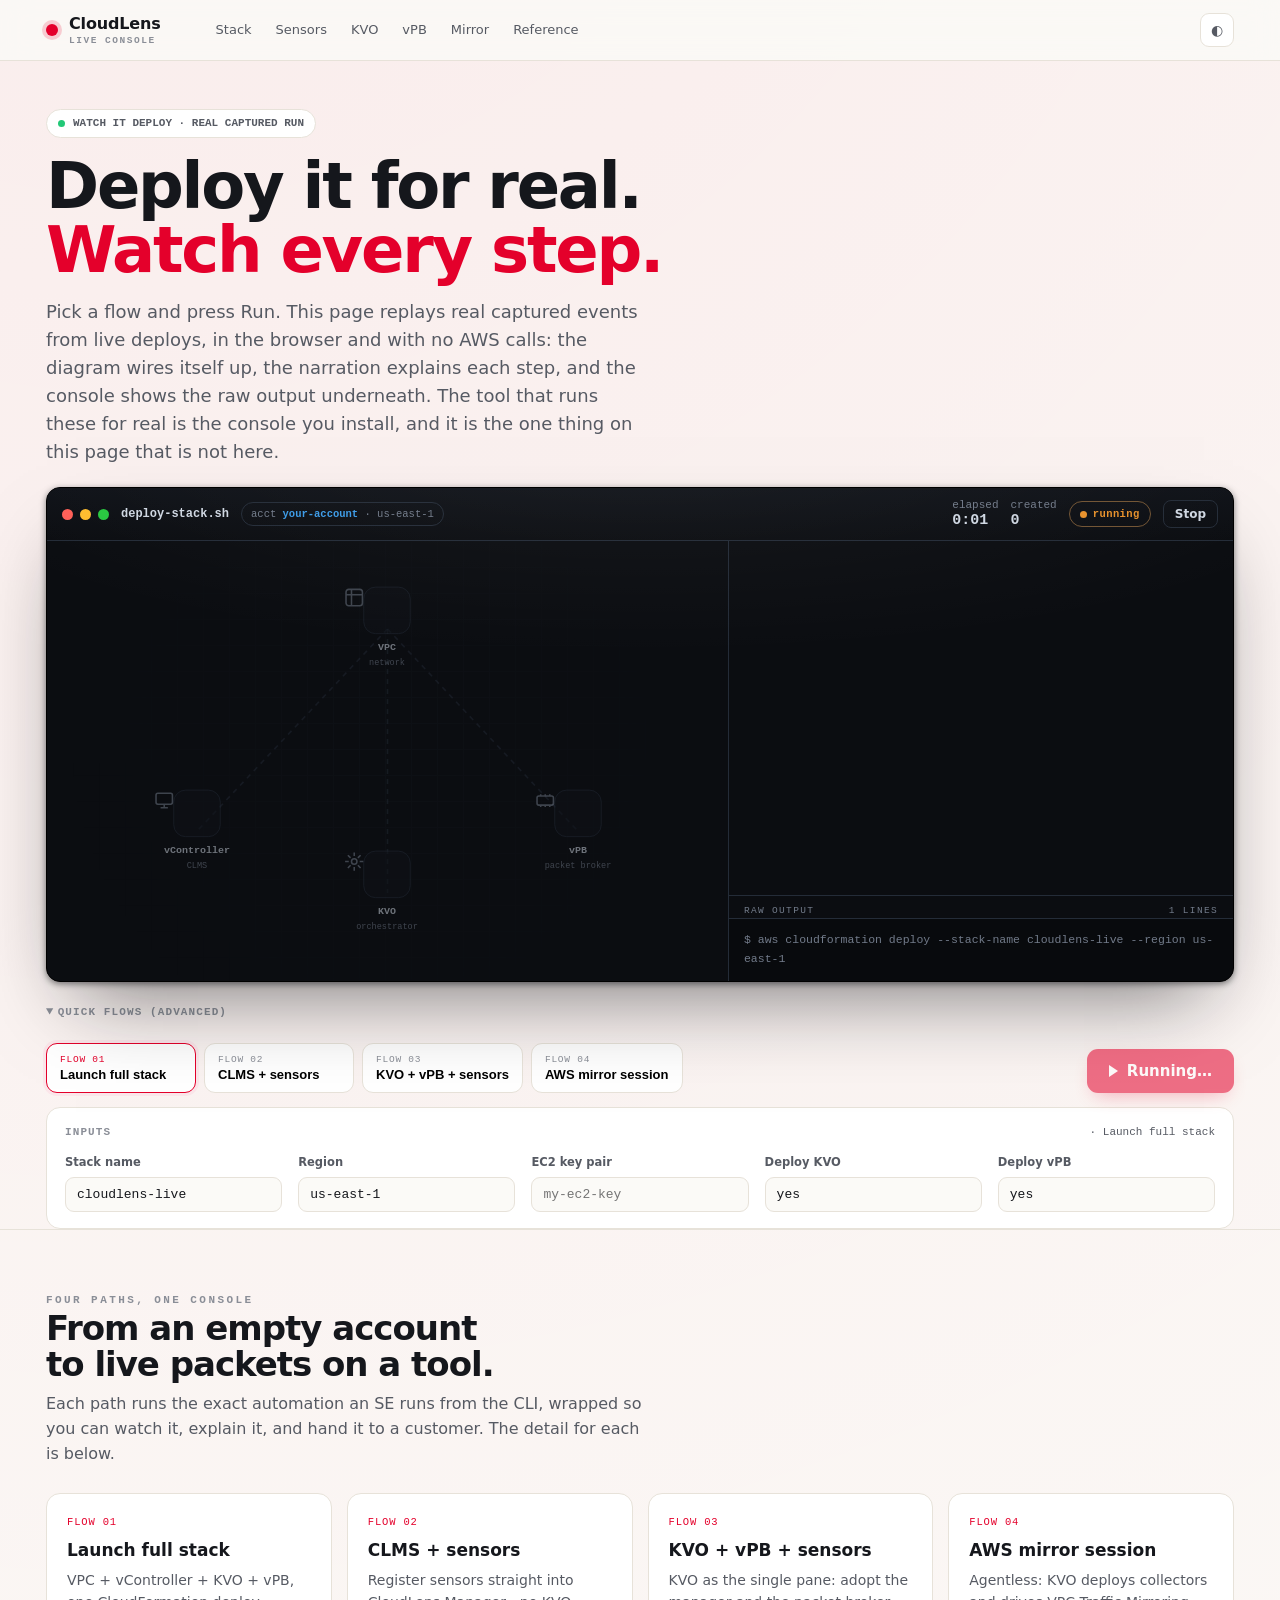
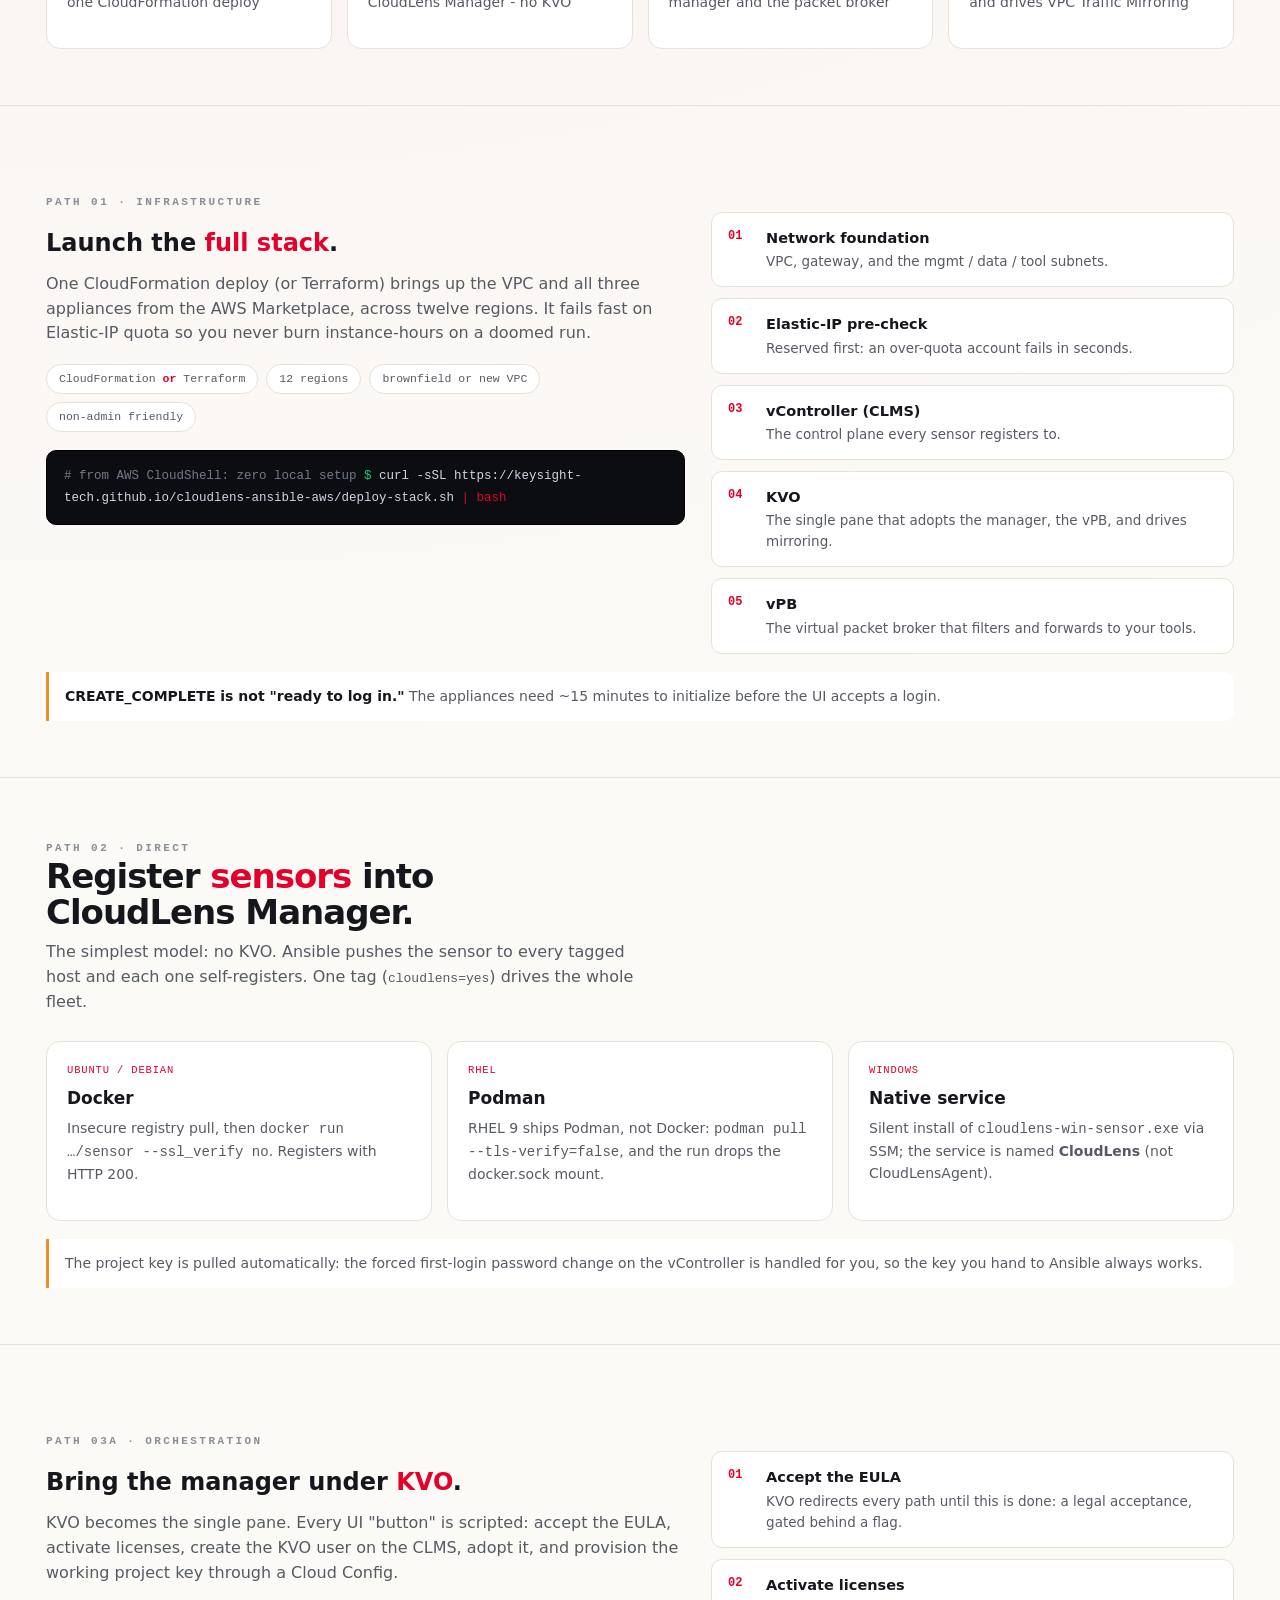
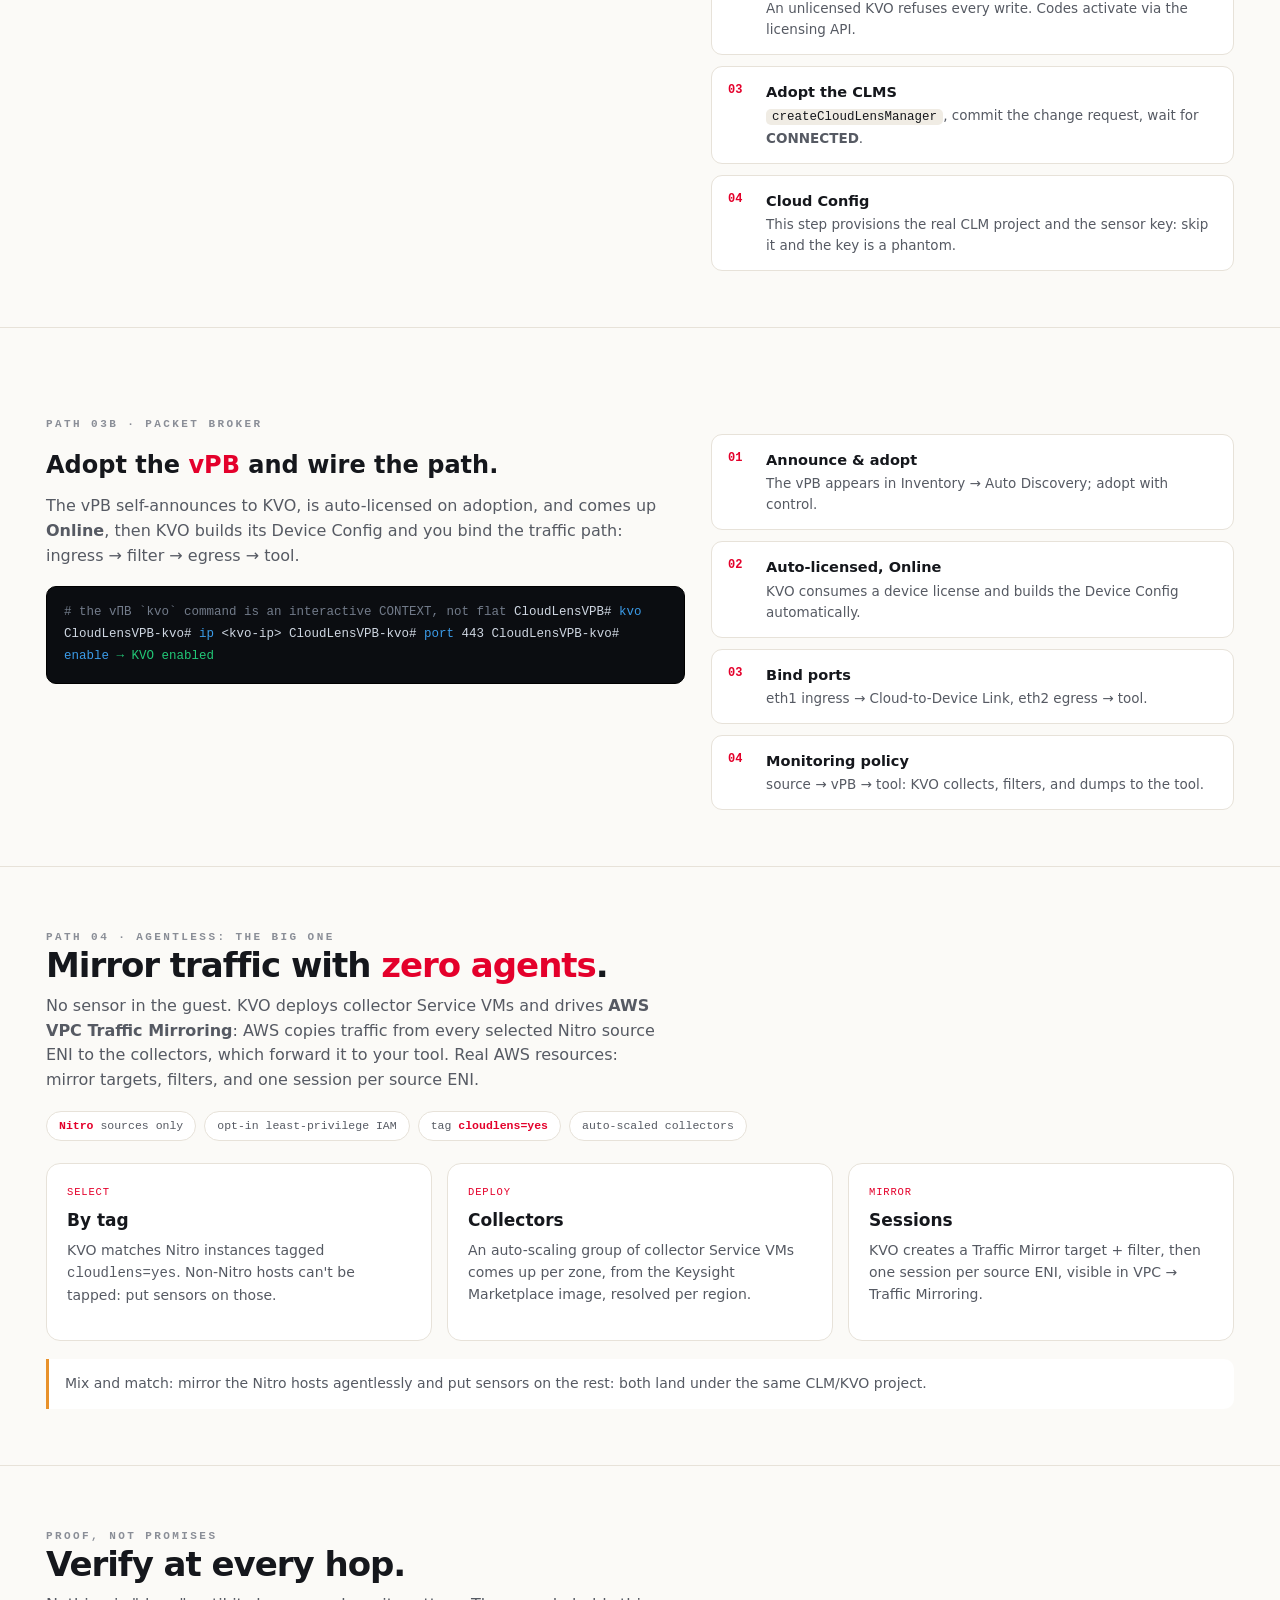
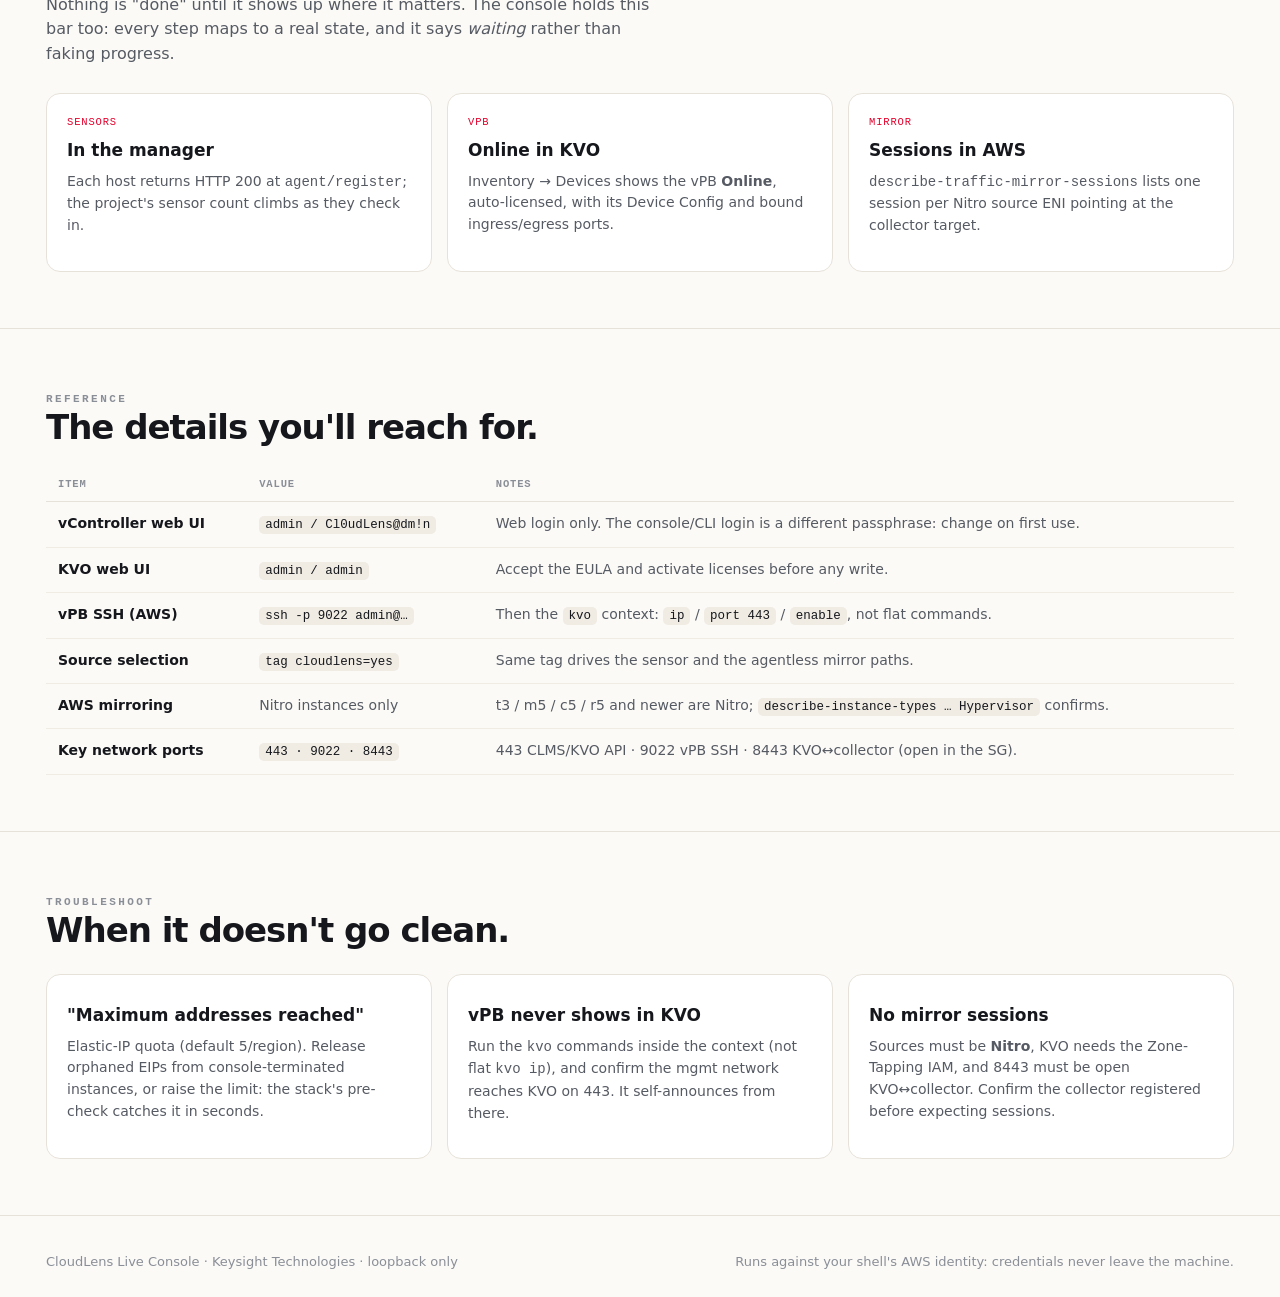
<file: docs/console.html>
<!doctype html>
<html lang="en">
<head>
<meta charset="utf-8">
<meta name="viewport" content="width=device-width,initial-scale=1">
<title>CloudLens Autopilot for AWS · Deployment Console</title>
<script>try{document.documentElement.setAttribute('data-theme',localStorage.getItem('cl-theme')||'light');}catch(e){document.documentElement.setAttribute('data-theme','light');}</script>
<style>
  :root{
    --paper:#FBFAF7;--panel:#FFFFFF;--ink:#15171C;--ink-soft:#565A63;--ink-faint:#8A8E97;
    --line:#E7E2D9;--line-soft:#F0ECE4;
    --screen:#0B0D11;--screen-2:#0F1218;--screen-line:#242C38;--screen-ink:#CFD7E2;--screen-faint:#727B8A;
    --accent:#E4002B;--accent-ink:#FFF;--accent-soft:#FBE6EA;
    --signal:#22C877;--good:#1FA968;--amber:#E8912B;--sky:#3B9BE8;--warn:#E8912B;--crit:#E4002B;
    --shadow:0 1px 2px rgba(20,22,28,.04),0 12px 32px -12px rgba(20,22,28,.14);
    --shadow-lg:0 2px 6px rgba(11,13,17,.5),0 40px 80px -30px rgba(11,13,17,.55);
    --r:14px;--r-sm:9px;--mono:ui-monospace,"SF Mono","JetBrains Mono",Menlo,Consolas,monospace;
    --sans:-apple-system,BlinkMacSystemFont,"Segoe UI",system-ui,sans-serif;--maxw:1240px;
  }
  :root[data-theme="dark"]{
    --paper:#0A0C10;--panel:#171B23;--ink:#F2F4F8;--ink-soft:#BCC2CE;--ink-faint:#8B93A3;
    --line:#2D333F;--line-soft:#1F242D;--accent:#FF3B57;--accent-soft:#331119;
    --shadow:0 1px 2px rgba(0,0,0,.4),0 18px 40px -16px rgba(0,0,0,.65);
    --good:#2FD183;--signal:#2FD183;
  }
  *{box-sizing:border-box}
  :focus-visible{outline:2px solid var(--accent);outline-offset:2px;border-radius:4px}
  html{scroll-behavior:smooth}
  body{margin:0;background:var(--paper);color:var(--ink);font-family:var(--sans);font-size:16px;
    line-height:1.55;-webkit-font-smoothing:antialiased;overflow-x:hidden;
    background-image:radial-gradient(circle at 12% -8%,color-mix(in srgb,var(--accent) 6%,transparent),transparent 44%);}
  @media (prefers-reduced-motion:reduce){*{animation:none!important;transition:none!important}}
  .wrap{max-width:var(--maxw);margin:0 auto;padding:0 26px}
  h1,h2,h3{text-wrap:balance;margin:0}.mono{font-family:var(--mono)}
  .eyebrow{font-family:var(--mono);font-size:11px;letter-spacing:.22em;text-transform:uppercase;color:var(--ink-faint);font-weight:600}

  header.top{position:sticky;top:0;z-index:40;backdrop-filter:blur(14px);
    background:color-mix(in srgb,var(--paper) 82%,transparent);border-bottom:1px solid var(--line)}
  .top .wrap{display:flex;align-items:center;gap:18px;height:60px}
  .brand{display:flex;align-items:center;gap:11px;font-weight:700;letter-spacing:-.01em}
  .brand .dot{width:12px;height:12px;border-radius:50%;background:var(--accent);box-shadow:0 0 0 4px color-mix(in srgb,var(--accent) 18%,transparent)}
  .brand small{font-family:var(--mono);font-size:9.5px;letter-spacing:.16em;color:var(--ink-faint);text-transform:uppercase;display:block;margin-top:-3px}
  .top .sp{margin-left:auto}
  .topnav{display:flex;gap:2px;margin-left:26px}
  .topnav a{font-size:13px;color:var(--ink-soft);text-decoration:none;padding:7px 11px;border-radius:8px;font-weight:500}
  .topnav a:hover{background:var(--line-soft);color:var(--ink)}
  @media(max-width:860px){.topnav{display:none}}
  .sw{width:38px;height:22px;border-radius:20px;background:var(--line);border:1px solid var(--line);position:relative;cursor:pointer;transition:.2s}
  .sw::after{content:"";position:absolute;top:2px;left:2px;width:16px;height:16px;border-radius:50%;background:var(--panel);box-shadow:0 1px 2px rgba(0,0,0,.3);transition:.2s}
  .sw[aria-checked="true"]{background:var(--accent);border-color:var(--accent)}
  .sw[aria-checked="true"]::after{left:18px;background:#fff}
  .theme-btn{border:1px solid var(--line);background:var(--panel);color:var(--ink-soft);width:34px;height:34px;border-radius:9px;cursor:pointer;font-size:14px}
  .theme-btn:hover{color:var(--ink)}

  .hero{padding:48px 0 22px}
  .badge{display:inline-flex;align-items:center;gap:8px;font-family:var(--mono);font-size:11px;font-weight:600;
    color:var(--ink-soft);background:var(--panel);border:1px solid var(--line);padding:5px 11px;border-radius:100px}
  .badge .live{width:7px;height:7px;border-radius:50%;background:var(--signal);animation:pulse 2s infinite}
  @keyframes pulse{0%{box-shadow:0 0 0 0 color-mix(in srgb,var(--signal) 55%,transparent)}70%{box-shadow:0 0 0 8px transparent}100%{box-shadow:0 0 0 0 transparent}}
  h1.title{font-size:clamp(34px,5.6vw,64px);line-height:1;letter-spacing:-.035em;font-weight:800;margin:16px 0 0}
  h1.title em{font-style:normal;color:var(--accent)}
  .lede{font-size:clamp(15px,1.8vw,18px);color:var(--ink-soft);max-width:52ch;margin:16px 0 0}

  /* The instrument: the diagram, the narration and the raw-output pane.
     build_site.py takes this whole stylesheet for the published demo page
     (docs/console.html) and supplies the markup these rules dress, which
     this page stopped carrying when the quick flows were removed. Several
     of them - .console, .card-in, .pill, .node - are also what the Watch
     screen draws with, so this block is not dead here either. */
  .instrument{background:var(--screen);border-radius:var(--r);box-shadow:var(--shadow-lg);border:1px solid #000;overflow:hidden;position:relative}
  .instrument::before{content:"";position:absolute;inset:0;pointer-events:none;background:radial-gradient(120% 80% at 50% -10%,rgba(255,255,255,.05),transparent 55%);z-index:3}
  .inst-bar{display:flex;align-items:center;gap:12px;padding:11px 15px;border-bottom:1px solid var(--screen-line);background:linear-gradient(var(--screen-2),var(--screen));flex-wrap:wrap}
  .traffic{display:flex;gap:7px}.traffic i{width:11px;height:11px;border-radius:50%;display:block}
  .traffic i:nth-child(1){background:#ff5f57}.traffic i:nth-child(2){background:#febc2e}.traffic i:nth-child(3){background:#28c840}
  .inst-title{font-family:var(--mono);font-size:12px;color:var(--screen-faint)}.inst-title b{color:var(--screen-ink);font-weight:600}
  .id-chip{font-family:var(--mono);font-size:10.5px;color:var(--screen-faint);border:1px solid var(--screen-line);border-radius:100px;padding:3px 9px}
  .id-chip b{color:var(--sky)}
  .inst-right{margin-left:auto;display:flex;align-items:center;gap:12px}
  .metric{font-family:var(--mono);font-size:11px;color:var(--screen-faint);display:flex;flex-direction:column;line-height:1.15}
  .metric b{color:var(--screen-ink);font-size:15px;font-variant-numeric:tabular-nums}
  .pill{font-family:var(--mono);font-size:10.5px;font-weight:600;letter-spacing:.04em;padding:4px 10px;border-radius:100px;border:1px solid var(--screen-line);color:var(--screen-faint);display:inline-flex;align-items:center;gap:6px}
  .pill .d{width:7px;height:7px;border-radius:50%;background:currentColor}
  .pill.run{color:var(--amber);border-color:color-mix(in srgb,var(--amber) 40%,var(--screen-line))}.pill.run .d{animation:pulse 1.2s infinite}
  .pill.done{color:var(--signal);border-color:color-mix(in srgb,var(--signal) 40%,var(--screen-line))}
  .pill.err{color:var(--accent);border-color:color-mix(in srgb,var(--accent) 40%,var(--screen-line))}
  .stopbtn{font-family:var(--sans);font-size:12px;font-weight:600;color:var(--screen-ink);background:transparent;border:1px solid var(--screen-line);border-radius:8px;padding:6px 11px;cursor:pointer}
  .stopbtn:hover{border-color:var(--accent);color:var(--accent)}
  .stopbtn[hidden]{display:none}

  .inst-body{display:grid;grid-template-columns:1.15fr .85fr;min-height:440px}
  @media(max-width:860px){.inst-body{grid-template-columns:1fr}}
  .diagram{position:relative;padding:20px;overflow:hidden;border-right:1px solid var(--screen-line)}
  @media(max-width:860px){.diagram{border-right:0;border-bottom:1px solid var(--screen-line);min-height:320px}}
  .diagram svg{position:absolute;inset:0;width:100%;height:100%;pointer-events:none}
  .dgrid{position:absolute;inset:0;background-image:linear-gradient(var(--screen-line) 1px,transparent 1px),linear-gradient(90deg,var(--screen-line) 1px,transparent 1px);background-size:26px 26px;opacity:.12;mask-image:radial-gradient(circle at 50% 45%,#000,transparent 78%)}
  .dwire{stroke:var(--screen-line);stroke-width:1.6;fill:none;stroke-dasharray:5 5;opacity:.45;stroke-dashoffset:60}
  .dwire.on{stroke:color-mix(in srgb,var(--signal) 60%,var(--screen-line));opacity:1;animation:flow 1.1s linear infinite}
  @keyframes flow{to{stroke-dashoffset:0}}
  .node{position:absolute;transform:translate(-50%,-50%) scale(.8);opacity:0;transition:all .5s cubic-bezier(.2,.8,.2,1);display:flex;flex-direction:column;align-items:center;gap:6px;width:92px;z-index:2}
  .node.show{opacity:.5;transform:translate(-50%,-50%) scale(.95)}
  .node.busy,.node.live,.node.fail{opacity:1;transform:translate(-50%,-50%) scale(1)}
  .node .chip{width:50px;height:50px;border-radius:13px;display:grid;place-items:center;background:var(--screen-2);border:1px solid var(--screen-line);color:var(--screen-faint);transition:all .4s}
  .node.live .chip{border-color:var(--signal);color:var(--signal);box-shadow:0 0 0 4px color-mix(in srgb,var(--signal) 14%,transparent),inset 0 0 14px color-mix(in srgb,var(--signal) 18%,transparent)}
  .node.busy .chip{border-color:var(--amber);color:var(--amber);animation:pulse 1.4s infinite}
  .node.fail .chip{border-color:var(--accent);color:var(--accent);box-shadow:0 0 0 4px color-mix(in srgb,var(--accent) 14%,transparent)}
  .node .chip svg{width:23px;height:23px}
  .node .nlab{font-family:var(--mono);font-size:10.5px;color:var(--screen-ink);text-align:center;font-weight:600}
  .node .nsub{font-family:var(--mono);font-size:9px;color:var(--screen-faint);margin-top:-3px}
  .node.live .nsub{color:var(--signal)}.node.busy .nsub{color:var(--amber)}.node.fail .nsub{color:var(--accent)}

  /* right column: narration over console */
  .rightcol{display:grid;grid-template-rows:1fr auto;min-height:0}
  .narr{padding:14px 16px;overflow-y:auto;max-height:300px;scrollbar-width:thin;scrollbar-color:var(--screen-line) transparent}
  .narr .empty{font-family:var(--mono);font-size:12px;color:var(--screen-faint);padding:8px 0}
  .nline{display:flex;gap:10px;padding:8px 0;border-bottom:1px solid var(--screen-line);opacity:0;transform:translateY(3px);animation:lnin .3s forwards}
  @keyframes lnin{to{opacity:1;transform:none}}
  .nline .ni{width:16px;height:16px;flex:0 0 16px;margin-top:2px;border-radius:50%;display:grid;place-items:center;font-size:10px;font-weight:700;color:#fff}
  .nline.info .ni{background:var(--sky)}.nline.good .ni{background:var(--signal)}.nline.note .ni{background:var(--screen-faint)}.nline.warn .ni{background:var(--amber)}.nline.err .ni{background:var(--accent)}
  .nline .nt{font-size:13px;color:var(--screen-ink);line-height:1.45}
  .nline.note .nt{color:var(--screen-faint);font-style:italic}
  .console{padding:12px 15px;font-family:var(--mono);font-size:11.5px;line-height:1.65;color:var(--screen-ink);
    overflow-y:auto;max-height:150px;border-top:1px solid var(--screen-line);background:rgba(0,0,0,.25);scrollbar-width:thin;scrollbar-color:var(--screen-line) transparent}
  .console .cln{white-space:pre-wrap;word-break:break-word;color:var(--screen-faint)}
  .console-head{font-family:var(--mono);font-size:9.5px;letter-spacing:.14em;text-transform:uppercase;color:var(--screen-faint);padding:8px 15px 0;border-top:1px solid var(--screen-line);display:flex;justify-content:space-between}

  /* fix / done cards inside narration */
  .card-in{margin:10px 0;padding:12px 14px;border-radius:10px;border:1px solid var(--screen-line);background:var(--screen-2)}
  .card-in.err{border-color:color-mix(in srgb,var(--accent) 45%,var(--screen-line))}
  .card-in .h{font-family:var(--mono);font-size:11px;font-weight:700;color:var(--screen-ink);margin-bottom:4px}
  .card-in.err .h{color:var(--accent)}
  .card-in .b{font-size:12.5px;color:var(--screen-faint)}

  .rig{margin-top:14px;display:grid;grid-template-columns:1fr auto;gap:14px;align-items:end}
  @media(max-width:820px){.rig{grid-template-columns:1fr}}
  .flows{display:flex;gap:8px;flex-wrap:wrap}
  .flow{appearance:none;cursor:pointer;text-align:left;background:var(--panel);border:1px solid var(--line);border-radius:11px;padding:10px 13px;min-width:150px;transition:.16s}
  .flow:hover{border-color:var(--ink-faint);transform:translateY(-1px)}
  .flow[aria-selected="true"]{border-color:var(--accent);box-shadow:0 0 0 3px var(--accent-soft)}
  .flow .fn{font-family:var(--mono);font-size:9.5px;color:var(--ink-faint);letter-spacing:.08em}
  .flow .ft{font-size:13px;font-weight:650;margin-top:2px}
  .flow[aria-selected="true"] .fn{color:var(--accent)}
  .runbtn{appearance:none;cursor:pointer;font-family:var(--sans);font-weight:650;font-size:15px;background:var(--accent);color:var(--accent-ink);border:0;border-radius:11px;padding:13px 22px;display:inline-flex;align-items:center;gap:9px;box-shadow:0 8px 20px -8px color-mix(in srgb,var(--accent) 60%,transparent);transition:.16s}
  .runbtn:hover{transform:translateY(-1px)}.runbtn:disabled{opacity:.55;cursor:default;transform:none}
  .runbtn .tri{width:0;height:0;border-left:9px solid currentColor;border-top:6px solid transparent;border-bottom:6px solid transparent}

  .cfg{margin-top:14px;background:var(--panel);border:1px solid var(--line);border-radius:var(--r);padding:16px 18px}
  .cfg h4{font-size:11px;font-family:var(--mono);letter-spacing:.1em;text-transform:uppercase;color:var(--ink-faint);margin:0 0 13px;font-weight:600;display:flex;justify-content:space-between}
  .cfg h4 .sub{color:var(--ink-soft);text-transform:none;letter-spacing:0;font-weight:500}
  .fields{display:grid;grid-template-columns:repeat(auto-fit,minmax(190px,1fr));gap:12px 16px}
  .field label{display:block;font-size:11.5px;color:var(--ink-soft);margin-bottom:5px;font-weight:600}
  .field input{width:100%;font-family:var(--mono);font-size:13px;color:var(--ink);background:var(--paper);border:1px solid var(--line);border-radius:9px;padding:9px 11px}
  .field input:focus{outline:2px solid var(--accent);outline-offset:1px}

  section{padding:56px 0;border-top:1px solid var(--line)}
  .sec-head{max-width:60ch}.sec-head h2{font-size:clamp(24px,3.2vw,34px);letter-spacing:-.03em;font-weight:780;line-height:1.05}
  .sec-head p{color:var(--ink-soft);font-size:16px;margin-top:10px}
  .cards{display:grid;grid-template-columns:repeat(auto-fit,minmax(230px,1fr));gap:15px;margin-top:26px}
  .card{background:var(--panel);border:1px solid var(--line);border-radius:var(--r);padding:20px;transition:.18s}
  .card:hover{border-color:var(--ink-faint);transform:translateY(-2px);box-shadow:var(--shadow)}
  .card .k{font-family:var(--mono);font-size:10.5px;color:var(--accent);letter-spacing:.08em}
  .card h3{font-size:17px;margin-top:7px}.card p{color:var(--ink-soft);font-size:14px;margin-top:7px}
  .card ul{list-style:none;margin:12px 0 0;padding:0}
  .card li{font-size:13px;color:var(--ink-soft);padding-left:18px;position:relative;margin:6px 0}
  .card li::before{content:"";position:absolute;left:3px;top:8px;width:5px;height:5px;border-radius:50%;background:var(--signal)}
  .steps{counter-reset:s;margin:24px 0 0;padding:0;list-style:none;display:grid;gap:11px}
  .steps li{counter-increment:s;position:relative;padding:14px 18px 14px 54px;background:var(--panel);border:1px solid var(--line);border-radius:11px;font-size:14.5px}
  .steps li::before{content:counter(s,decimal-leading-zero);position:absolute;left:16px;top:14px;font-family:var(--mono);font-size:12px;font-weight:700;color:var(--accent)}
  .steps b{font-weight:650}.steps .m{color:var(--ink-soft);display:block;margin-top:2px;font-size:13.5px}
  .steps code{font-family:var(--mono);font-size:12.5px;background:var(--line-soft);padding:1px 6px;border-radius:5px;color:var(--ink)}
  .split{display:grid;grid-template-columns:1.1fr .9fr;gap:26px;margin-top:26px;align-items:start}
  @media(max-width:820px){.split{grid-template-columns:1fr}}
  table.ref{width:100%;border-collapse:collapse;margin-top:22px;font-size:14px}
  table.ref th{text-align:left;font-family:var(--mono);font-size:10.5px;letter-spacing:.08em;text-transform:uppercase;color:var(--ink-faint);font-weight:600;padding:9px 12px;border-bottom:1px solid var(--line)}
  table.ref td{padding:11px 12px;border-bottom:1px solid var(--line-soft);color:var(--ink-soft);vertical-align:top}
  table.ref td:first-child{color:var(--ink);font-weight:600;white-space:nowrap}
  table.ref code{font-family:var(--mono);font-size:12.5px;background:var(--line-soft);padding:2px 6px;border-radius:5px;color:var(--ink)}
  .codeblk{background:var(--screen);border:1px solid #000;border-radius:10px;padding:15px 17px;font-family:var(--mono);font-size:12.5px;color:var(--screen-ink);overflow-x:auto;margin-top:18px;line-height:1.75}
  .codeblk .c{color:var(--screen-faint)}.codeblk .g{color:var(--signal)}.codeblk .r{color:var(--accent)}.codeblk .b{color:var(--sky)}
  .reqs{display:flex;flex-wrap:wrap;gap:8px;margin-top:18px}
  .req{font-family:var(--mono);font-size:11.5px;color:var(--ink-soft);border:1px solid var(--line);border-radius:100px;padding:5px 12px;background:var(--panel)}
  .req b{color:var(--accent)}
  .note-b{margin-top:18px;padding:14px 16px;border-left:3px solid var(--amber);background:var(--panel);border-radius:0 10px 10px 0;font-size:14px;color:var(--ink-soft)}
  .note-b b{color:var(--ink)}
  section h2 .em{color:var(--accent)}
  /* embed mode: only the interactive instrument, for iframing into the main doc */
  body.embed{background:transparent}
  body.embed>header.top,body.embed>.hero,body.embed>section,body.embed>footer{display:none!important}
  body.embed>.wrap{margin:0 auto;padding:12px 16px}
  /* operations console: the page strip, the pre-flight table, the wizard */
  [hidden]{display:none!important}
  .vh{position:absolute;left:-9999px;width:1px;height:1px;overflow:hidden}
  .ops{padding-top:4px}
  .opsnav{display:flex;gap:4px;border-bottom:1px solid var(--line);overflow-x:auto}
  .opsnav button{appearance:none;background:transparent;border:0;border-bottom:2px solid transparent;color:var(--ink-soft);font:inherit;font-size:14px;font-weight:600;padding:12px 14px;cursor:pointer;margin-bottom:-1px;white-space:nowrap}
  .opsnav button:hover{color:var(--ink)}
  .opsnav button[aria-selected="true"]{color:var(--accent);border-bottom-color:var(--accent)}
  .page{padding:26px 0 4px;border-top:0}
  .page .sec-head p{font-size:15px}
  .placeholder{margin-top:18px;padding:18px 20px;border:1px dashed var(--line);border-radius:var(--r);color:var(--ink-soft);font-size:14.5px;background:var(--panel)}
  .pfbar{display:flex;gap:14px;align-items:flex-end;margin-top:18px;flex-wrap:wrap}
  .pfbar .field{min-width:220px}
  .status{font-family:var(--mono);font-size:12px;color:var(--ink-soft);margin:8px 0;line-height:1.5}
  .status.err,.err{color:var(--accent)}
  .st{font-family:var(--mono);font-size:10.5px;font-weight:700;letter-spacing:.06em;padding:3px 9px;border-radius:100px;border:1px solid currentColor}
  .st.pass{color:var(--good)}.st.warn{color:var(--amber)}.st.fail{color:var(--accent)}
  .checks td:first-child{white-space:nowrap}
  .tblwrap{overflow-x:auto;max-width:100%}
  .wiz{background:var(--panel);border:1px solid var(--line);border-radius:var(--r);padding:22px 24px;box-shadow:var(--shadow)}
  .wiz section{padding:0;border:0}
  .wsteps{display:flex;gap:6px;list-style:none;margin:0 0 20px;padding:0;flex-wrap:wrap}
  .wsteps button{appearance:none;font:inherit;font-family:var(--mono);font-size:11px;letter-spacing:.06em;text-transform:uppercase;color:var(--ink-faint);background:transparent;border:1px solid var(--line);border-radius:100px;padding:6px 12px;cursor:pointer}
  .wsteps button.done{color:var(--ink-soft)}
  .wsteps button[aria-current="step"]{color:var(--accent);border-color:var(--accent);background:var(--accent-soft)}
  .wsteps button:disabled{cursor:default;opacity:.5}
  .wiz h3{font-size:20px;letter-spacing:-.02em;font-weight:750}
  .wiz .lead{color:var(--ink-soft);font-size:14.5px;margin:6px 0 16px}
  .wiz .hint{font-size:11.5px;color:var(--ink-faint);margin:4px 0 0;line-height:1.5}
  .wiz .field select,.wiz .field textarea{width:100%;font-family:var(--mono);font-size:13px;color:var(--ink);background:var(--paper);border:1px solid var(--line);border-radius:9px;padding:9px 11px}
  .wiz .field select:focus,.wiz .field textarea:focus{outline:2px solid var(--accent);outline-offset:1px}
  .coderow{display:flex;gap:8px}.coderow input{flex:1 1 auto;min-width:0}.coderow .ghostbtn{flex:0 0 auto;padding:0 16px}
  .codes{display:flex;flex-wrap:wrap;gap:8px;margin-top:8px}.codes:empty{display:none}
  .code{display:inline-flex;align-items:center;gap:4px;font-family:var(--mono);font-size:12px;color:var(--ink-soft);background:var(--panel);border:1px solid var(--line);border-radius:100px;padding:4px 6px 4px 12px}
  .code button{appearance:none;border:0;background:transparent;color:var(--ink-faint);font:inherit;font-size:14px;line-height:1;padding:2px 6px;border-radius:100px;cursor:pointer}
  .code button:hover,.code button:focus-visible{color:var(--accent);background:var(--accent-soft)}
  .opts{display:grid;gap:8px;margin-top:12px}
  .opt{display:flex;gap:10px;align-items:flex-start;padding:11px 13px;border:1px solid var(--line);border-radius:11px;cursor:pointer;background:var(--paper)}
  .opt:has(input:checked){border-color:var(--accent);box-shadow:0 0 0 3px var(--accent-soft)}
  .opt input{margin:4px 0 0;accent-color:var(--accent);flex:0 0 auto}
  .opt span{font-size:13px;color:var(--ink-soft)}
  .opt b{display:block;font-size:14px;color:var(--ink);font-weight:650}
  .choices{display:grid;grid-template-columns:repeat(auto-fit,minmax(170px,1fr));gap:10px;margin-top:12px}
  .choice{appearance:none;text-align:left;font:inherit;background:var(--paper);border:1px solid var(--line);border-radius:11px;padding:13px 14px;cursor:pointer;color:var(--ink);transition:.16s}
  .choice:hover{border-color:var(--ink-faint)}
  .choice[aria-checked="true"]{border-color:var(--accent);box-shadow:0 0 0 3px var(--accent-soft)}
  .choice .k{font-family:var(--mono);font-size:10.5px;color:var(--accent);letter-spacing:.08em}
  .choice b{display:block;font-size:15px;margin-top:4px}
  .choice .d{display:block;margin-top:5px;font-size:12.5px;color:var(--ink-soft)}
  .switchrow{display:flex;align-items:center;gap:14px;padding:12px 0;border-bottom:1px solid var(--line-soft)}
  .switchrow b{font-size:14.5px}.switchrow span{color:var(--ink-soft);font-size:13px}
  .switchrow .sw{margin-left:auto;flex:0 0 38px}
  button.sw{padding:0;appearance:none;display:block}
  .subsec{margin-top:18px;padding-top:14px;border-top:1px dashed var(--line)}
  .subsec h4,.wiz h4,.wpanel h4{font-size:11px;font-family:var(--mono);letter-spacing:.1em;text-transform:uppercase;color:var(--ink-faint);margin:0 0 8px;font-weight:600;display:flex;align-items:center;gap:10px}
  table.pick{width:100%;border-collapse:collapse;margin-top:10px;font-size:12.5px;font-family:var(--mono)}
  table.pick th{text-align:left;font-size:10.5px;letter-spacing:.08em;text-transform:uppercase;color:var(--ink-faint);font-weight:600;padding:8px 10px;border-bottom:1px solid var(--line)}
  table.pick td{padding:8px 10px;border-bottom:1px solid var(--line-soft);color:var(--ink-soft);white-space:nowrap}
  table.pick tr.pickrow{cursor:pointer}
  table.pick tr.pickrow:hover td{background:var(--line-soft)}
  table.pick tr.pickrow.on td{background:var(--accent-soft);color:var(--ink)}
  /* the pick itself is a button in the first cell, wearing the row's type */
  table.pick td button.pickb{font:inherit;color:inherit;background:none;border:0;padding:0;cursor:pointer;text-align:left}
  table.pick td button.pickb:focus-visible{outline:2px solid var(--accent);outline-offset:2px;border-radius:3px}
  .tag{font-size:10px;font-family:var(--mono);border:1px solid var(--line);border-radius:100px;padding:1px 7px;color:var(--ink-faint)}
  .tag.on{color:var(--good);border-color:var(--good)}
  .chips{display:flex;flex-wrap:wrap;gap:8px;margin-top:8px}
  .chip{appearance:none;font:inherit;font-family:var(--mono);font-size:12px;background:var(--panel);color:var(--ink-soft);border:1px solid var(--line);border-radius:100px;padding:5px 12px;cursor:pointer}
  .chip:hover{border-color:var(--ink-faint);color:var(--ink)}
  .chip[aria-pressed="true"]{color:var(--accent);border-color:var(--accent);background:var(--accent-soft)}
  .steppers{display:grid;grid-template-columns:repeat(auto-fit,minmax(170px,1fr));gap:12px;margin-top:10px}
  .stepper{display:flex;align-items:center;gap:8px;border:1px solid var(--line);border-radius:11px;padding:10px 12px;background:var(--paper)}
  .stepper label{flex:1;font-size:13.5px;font-weight:600}
  .stepper button{appearance:none;font:inherit;width:30px;height:30px;border-radius:8px;border:1px solid var(--line);background:var(--panel);color:var(--ink);cursor:pointer;font-weight:700}
  .stepper input{width:44px;text-align:center;font-family:var(--mono);font-size:14px;border:0;background:transparent;color:var(--ink);-moz-appearance:textfield}
  .stepper input::-webkit-inner-spin-button,.stepper input::-webkit-outer-spin-button{-webkit-appearance:none;margin:0}
  table.resolved{margin-top:12px;font-family:var(--mono);font-size:12.5px}
  table.resolved td:first-child{font-weight:500}
  table.resolved tr.unset td{color:var(--ink-faint)}
  .dim{color:var(--ink-faint);font-style:italic}
  .qty{width:96px;font-family:var(--mono);font-size:13px;color:var(--ink);background:var(--paper);border:1px solid var(--line);border-radius:9px;padding:6px 9px}
  .errs{margin:8px 0;padding-left:18px;color:var(--accent);font-size:13.5px}
  .errs li{margin:4px 0}
  pre.profile,pre.cli{background:var(--screen);border:1px solid #000;border-radius:10px;padding:14px 16px;font-family:var(--mono);font-size:12px;color:var(--screen-ink);overflow-x:auto;white-space:pre-wrap;word-break:break-word;margin:10px 0 0;line-height:1.6}
  details.fold{margin-top:14px}
  details.fold>summary{cursor:pointer;font-weight:600;font-size:13.5px;color:var(--ink-soft);padding:6px 0}
  .wnav{display:flex;align-items:center;gap:14px;margin-top:22px;padding-top:16px;border-top:1px solid var(--line)}
  .wnav .err{font-size:13px;flex:1}
  .ghostbtn{appearance:none;font:inherit;font-weight:600;font-size:14px;background:var(--panel);color:var(--ink-soft);border:1px solid var(--line);border-radius:11px;padding:11px 18px;cursor:pointer}
  .ghostbtn:hover{color:var(--ink);border-color:var(--ink-faint)}.ghostbtn:disabled{opacity:.45;cursor:default}
  .launch{display:flex;align-items:center;gap:14px;margin-top:20px;flex-wrap:wrap}
  .launch .note{font-size:13px;color:var(--ink-soft)}
  details.quick{margin-top:14px}
  details.quick>summary{cursor:pointer;font-family:var(--mono);font-size:11px;letter-spacing:.1em;text-transform:uppercase;color:var(--ink-faint);font-weight:600;padding:8px 0}
  /* watch: the run as the engine reports it */
  .watchbar{display:flex;align-items:center;gap:12px;margin-top:18px;flex-wrap:wrap}
  .watchbar .pill{border-color:var(--line);color:var(--ink-faint)}
  .watchbar .pill.run{color:var(--amber);border-color:var(--amber)}
  .watchbar .pill.done{color:var(--good);border-color:var(--good)}
  .watchbar .pill.err{color:var(--accent);border-color:var(--accent)}
  .watchbar .id-chip{border-color:var(--line);color:var(--ink-soft)}
  .watchbar .id-chip b{color:var(--ink)}
  .watchbar .status{margin:0}
  .watchgrid{display:grid;grid-template-columns:minmax(230px,.85fr) 1.15fr;gap:16px;margin-top:16px}
  @media(max-width:860px){.watchgrid{grid-template-columns:1fr}}
  .wpanel{background:var(--panel);border:1px solid var(--line);border-radius:var(--r);padding:16px 18px;margin-top:16px}
  .watchgrid .wpanel{margin-top:0}
  ol.tl{list-style:none;margin:0;padding:0}
  .tlrow{display:grid;grid-template-columns:18px 1fr;gap:4px 10px;padding:7px 0;border-bottom:1px solid var(--line-soft);align-items:baseline}
  .tlmark{font-family:var(--mono);font-size:12px;text-align:center;color:var(--ink-faint)}
  .tlname{font-family:var(--mono);font-size:13px;color:var(--ink)}
  .tlwhy{grid-column:2;font-size:12px;color:var(--ink-faint)}
  .tlwhy:empty{display:none}
  .tlrow.pending .tlname{color:var(--ink-faint)}
  .tlrow.pending .tlmark::before{content:"\00b7"}
  .tlrow.done .tlmark{color:var(--good)}
  .tlrow.failed .tlmark,.tlrow.failed .tlname{color:var(--accent)}
  .tlrow.skipped{opacity:.62}
  .tlrow.start .tlmark::before,.tlrow.running .tlmark::before{content:"";display:inline-block;width:9px;height:9px;
    border-radius:50%;border:2px solid var(--amber);border-top-color:transparent;animation:spin .8s linear infinite}
  @keyframes spin{to{transform:rotate(360deg)}}
  .topo{display:flex;flex-wrap:wrap;gap:14px;align-items:flex-start;padding:16px;border-radius:var(--r-sm);
    background:var(--screen);border:1px solid #000;min-height:96px}
  .topo p.dim{font-family:var(--mono);font-size:12px;color:var(--screen-faint);margin:0}
  .topo .node,.topo .node.show,.topo .node.busy,.topo .node.live,.topo .node.fail{position:static;transform:none;opacity:1}
  .topo .node{width:104px}
  .tvpc{display:flex;flex-wrap:wrap;gap:12px;padding:12px;border:1px dashed var(--screen-line);border-radius:10px}
  .tnodes{display:flex;flex-wrap:wrap;gap:12px;align-items:flex-start}
  .nics{display:flex;gap:5px;margin-top:1px}
  .nics i{width:7px;height:7px;border-radius:50%;background:var(--screen-line);display:block}
  .nics i.on{background:var(--signal)}
  .wstack{display:flex;flex-wrap:wrap;gap:3px;justify-content:center;align-items:center;margin-top:2px;max-width:96px}
  .wstack i{width:9px;height:12px;border-radius:2px;border:1px solid var(--signal);display:block}
  .wstack span{font-family:var(--mono);font-size:9px;color:var(--screen-faint)}
  .logins .lgn{border:1px solid var(--line);border-radius:10px;padding:10px 12px;margin-top:8px;font-size:13px;color:var(--ink-soft)}
  .logins .lgn b{display:block;font-family:var(--mono);font-size:10.5px;letter-spacing:.08em;text-transform:uppercase;color:var(--ink-faint)}
  .logins .lgn a,.logins .lgn code{font-family:var(--mono);font-size:12.5px;word-break:break-all}
  .logins .pwin{color:var(--ink-faint);font-size:12px}
  .qcard{border:1px solid var(--line);border-radius:10px;padding:10px 12px;margin-top:8px}
  .qcard .q{font-size:13.5px}
  .qcard .a{margin-top:4px;font-size:12.5px;color:var(--ink-soft)}
  .banner{margin-top:16px;padding:14px 16px;border-radius:var(--r);border:1px solid var(--line);background:var(--panel)}
  .banner b{font-size:15px}
  .banner p{margin:6px 0 0;font-size:13.5px;color:var(--ink-soft);word-break:break-word}
  .banner.good{border-color:var(--good)}.banner.good b{color:var(--good)}
  .banner.bad{border-color:var(--accent)}.banner.bad b{color:var(--accent)}
  #wLog{background:var(--screen);border:1px solid #000;border-radius:10px;margin-top:8px;max-height:260px}
  .modal{position:fixed;inset:0;z-index:60;display:flex;align-items:center;justify-content:center;padding:20px;
    background:rgba(11,13,17,.55)}
  .modal[hidden]{display:none}
  .modal-card{background:var(--panel);border:1px solid var(--line);border-radius:var(--r);box-shadow:var(--shadow);
    padding:20px 22px;max-width:560px;width:100%}
  .modal-card .mq{font-size:16px;font-weight:650;line-height:1.4}
  .modal-card form{display:flex;gap:10px;margin-top:12px;flex-wrap:wrap;align-items:center}
  .modal-card input{flex:1 1 220px;min-width:0;font-family:var(--mono);font-size:13px;color:var(--ink);
    background:var(--paper);border:1px solid var(--line);border-radius:9px;padding:10px 12px}
  .modal-card .runbtn{padding:10px 18px;font-size:14px}
  .modal-card .status{flex-basis:100%;margin:0}
  .card-in.prompt form{display:flex;gap:8px;align-items:center;margin-top:8px;flex-wrap:wrap}
  .card-in.prompt input{flex:1;min-width:160px;font-family:var(--mono);font-size:12.5px;background:var(--screen);color:var(--screen-ink);border:1px solid var(--screen-line);border-radius:8px;padding:7px 10px}
  footer{padding:36px 0;border-top:1px solid var(--line);color:var(--ink-faint);font-size:13px}
  footer .wrap{display:flex;justify-content:space-between;flex-wrap:wrap;gap:10px}
</style>
</head>
<body>
<header class="top"><div class="wrap">
  <div class="brand"><span class="dot"></span><div>CloudLens<small>Live Console</small></div></div>
  <nav class="topnav">
    <a href="#stack">Stack</a><a href="#sensors">Sensors</a><a href="#kvo">KVO</a>
    <a href="#vpb">vPB</a><a href="#mirror">Mirror</a><a href="#reference">Reference</a>
  </nav>
  <div class="sp"></div>
  <button class="theme-btn" id="themeBtn" aria-label="Toggle theme">◐</button>
</div></header>

<div class="hero"><div class="wrap">
  <span class="badge"><span class="live"></span> <span id="modeBadge">WATCH IT DEPLOY · REAL CAPTURED RUN</span></span>
  <h1 class="title">Deploy it for real.<br><em>Watch every step.</em></h1>
  <p class="lede">Pick a flow and press Run. This page replays real captured events from live deploys, in the browser and with no AWS calls: the diagram wires itself up, the narration explains each step, and the console shows the raw output underneath. The tool that runs these for real is the console you install, and it is the one thing on this page that is not here.</p>
</div></div>

<div class="wrap" id="runView">
  <div class="instrument">
    <div class="inst-bar">
      <div class="traffic"><i></i><i></i><i></i></div>
      <div class="inst-title"><b id="instName">deploy-stack.sh</b></div>
      <span class="id-chip" id="idChip" hidden>acct <b>-</b></span>
      <div class="inst-right">
        <div class="metric">elapsed<b id="mElapsed">0:00</b></div>
        <div class="metric">created<b id="mCreated">0</b></div>
        <span class="pill" id="statusPill"><span class="d"></span><span id="statusTxt">idle</span></span>
        <button class="stopbtn" id="stopBtn" hidden>Stop</button>
      </div>
    </div>
    <div class="inst-body">
      <div class="diagram" id="diagram"><div class="dgrid"></div><svg id="wires"></svg></div>
      <div class="rightcol">
        <div class="narr" id="narr"><div class="empty">Narration will appear here as each step runs, with the why behind it.</div></div>
        <div class="console-head"><span>Raw output</span><span id="conCount"></span></div>
        <div class="console" id="console"></div>
      </div>
    </div>
  </div>

  <details class="quick" id="quickFlows" open>
    <summary>Quick flows (advanced)</summary>
    <div class="rig">
      <div class="flows" id="flows" role="tablist" aria-label="Deployment flows"></div>
      <button class="runbtn" id="runBtn"><span class="tri"></span> Run this flow</button>
    </div>

    <div class="cfg">
      <h4><span id="cfgTitle">Inputs</span><span class="sub" id="cfgSub"></span></h4>
      <div class="fields" id="fields"></div>
    </div>
  </details>
</div>


<section id="paths">
  <div class="wrap">
    <div class="sec-head"><span class="eyebrow">Four paths, one console</span>
      <h2>From an empty account to live packets on a tool.</h2>
      <p>Each path runs the exact automation an SE runs from the CLI, wrapped so you can watch it, explain it, and hand it to a customer. The detail for each is below.</p></div>
    <div class="cards" id="flowCards"></div>
  </div>
</section>

<section id="stack">
  <div class="wrap">
    <div class="split">
      <div>
        <span class="eyebrow">Path 01 · Infrastructure</span>
        <h2 style="margin-top:12px">Launch the <span class="em">full stack</span>.</h2>
        <p style="color:var(--ink-soft);font-size:16px;margin-top:10px">One CloudFormation deploy (or Terraform) brings up the VPC and all three appliances from the AWS Marketplace, across twelve regions. It fails fast on Elastic-IP quota so you never burn instance-hours on a doomed run.</p>
        <div class="reqs">
          <span class="req">CloudFormation <b>or</b> Terraform</span>
          <span class="req">12 regions</span>
          <span class="req">brownfield or new VPC</span>
          <span class="req">non-admin friendly</span>
        </div>
        <div class="codeblk"><span class="c"># from AWS CloudShell: zero local setup</span>
<span class="g">$</span> curl -sSL https://keysight-tech.github.io/cloudlens-ansible-aws/deploy-stack.sh <span class="r">| bash</span></div>
      </div>
      <ol class="steps">
        <li><b>Network foundation</b><span class="m">VPC, gateway, and the mgmt / data / tool subnets.</span></li>
        <li><b>Elastic-IP pre-check</b><span class="m">Reserved first: an over-quota account fails in seconds.</span></li>
        <li><b>vController (CLMS)</b><span class="m">The control plane every sensor registers to.</span></li>
        <li><b>KVO</b><span class="m">The single pane that adopts the manager, the vPB, and drives mirroring.</span></li>
        <li><b>vPB</b><span class="m">The virtual packet broker that filters and forwards to your tools.</span></li>
      </ol>
    </div>
    <div class="note-b"><b>CREATE_COMPLETE is not "ready to log in."</b> The appliances need ~15 minutes to initialize before the UI accepts a login.</div>
  </div>
</section>

<section id="sensors">
  <div class="wrap">
    <div class="sec-head"><span class="eyebrow">Path 02 · Direct</span>
      <h2>Register <span class="em">sensors</span> into CloudLens Manager.</h2>
      <p>The simplest model: no KVO. Ansible pushes the sensor to every tagged host and each one self-registers. One tag (<code class="mono" style="font-size:13px">cloudlens=yes</code>) drives the whole fleet.</p></div>
    <div class="cards">
      <div class="card"><div class="k">UBUNTU / DEBIAN</div><h3>Docker</h3><p>Insecure registry pull, then <code class="mono">docker run …/sensor --ssl_verify no</code>. Registers with HTTP&nbsp;200.</p></div>
      <div class="card"><div class="k">RHEL</div><h3>Podman</h3><p>RHEL&nbsp;9 ships Podman, not Docker: <code class="mono">podman pull --tls-verify=false</code>, and the run drops the docker.sock mount.</p></div>
      <div class="card"><div class="k">WINDOWS</div><h3>Native service</h3><p>Silent install of <code class="mono">cloudlens-win-sensor.exe</code> via SSM; the service is named <b>CloudLens</b> (not CloudLensAgent).</p></div>
    </div>
    <div class="note-b">The project key is pulled automatically: the forced first-login password change on the vController is handled for you, so the key you hand to Ansible always works.</div>
  </div>
</section>

<section id="kvo">
  <div class="wrap">
    <div class="split">
      <div>
        <span class="eyebrow">Path 03a · Orchestration</span>
        <h2 style="margin-top:12px">Bring the manager under <span class="em">KVO</span>.</h2>
        <p style="color:var(--ink-soft);font-size:16px;margin-top:10px">KVO becomes the single pane. Every UI "button" is scripted: accept the EULA, activate licenses, create the KVO user on the CLMS, adopt it, and provision the working project key through a Cloud Config.</p>
      </div>
      <ol class="steps">
        <li><b>Accept the EULA</b><span class="m">KVO redirects every path until this is done: a legal acceptance, gated behind a flag.</span></li>
        <li><b>Activate licenses</b><span class="m">An unlicensed KVO refuses every write. Codes activate via the licensing API.</span></li>
        <li><b>Adopt the CLMS</b><span class="m"><code>createCloudLensManager</code>, commit the change request, wait for <b>CONNECTED</b>.</span></li>
        <li><b>Cloud Config</b><span class="m">This step provisions the real CLM project and the sensor key: skip it and the key is a phantom.</span></li>
      </ol>
    </div>
  </div>
</section>

<section id="vpb">
  <div class="wrap">
    <div class="split">
      <div>
        <span class="eyebrow">Path 03b · Packet broker</span>
        <h2 style="margin-top:12px">Adopt the <span class="em">vPB</span> and wire the path.</h2>
        <p style="color:var(--ink-soft);font-size:16px;margin-top:10px">The vPB self-announces to KVO, is auto-licensed on adoption, and comes up <b>Online</b>, then KVO builds its Device Config and you bind the traffic path: ingress → filter → egress → tool.</p>
        <div class="codeblk"><span class="c"># the vПB `kvo` command is an interactive CONTEXT, not flat</span>
CloudLensVPB# <span class="b">kvo</span>
CloudLensVPB-kvo# <span class="b">ip</span> &lt;kvo-ip&gt;
CloudLensVPB-kvo# <span class="b">port</span> 443
CloudLensVPB-kvo# <span class="b">enable</span>   <span class="g">→ KVO enabled</span></div>
      </div>
      <ol class="steps">
        <li><b>Announce &amp; adopt</b><span class="m">The vPB appears in Inventory → Auto Discovery; adopt with control.</span></li>
        <li><b>Auto-licensed, Online</b><span class="m">KVO consumes a device license and builds the Device Config automatically.</span></li>
        <li><b>Bind ports</b><span class="m">eth1 ingress → Cloud-to-Device Link, eth2 egress → tool.</span></li>
        <li><b>Monitoring policy</b><span class="m">source → vPB → tool: KVO collects, filters, and dumps to the tool.</span></li>
      </ol>
    </div>
  </div>
</section>

<section id="mirror">
  <div class="wrap">
    <div class="sec-head"><span class="eyebrow">Path 04 · Agentless: the big one</span>
      <h2>Mirror traffic with <span class="em">zero agents</span>.</h2>
      <p>No sensor in the guest. KVO deploys collector Service VMs and drives <b>AWS VPC Traffic Mirroring</b>: AWS copies traffic from every selected Nitro source ENI to the collectors, which forward it to your tool. Real AWS resources: mirror targets, filters, and one session per source ENI.</p></div>
    <div class="reqs">
      <span class="req"><b>Nitro</b> sources only</span>
      <span class="req">opt-in least-privilege IAM</span>
      <span class="req">tag <b>cloudlens=yes</b></span>
      <span class="req">auto-scaled collectors</span>
    </div>
    <div class="cards" style="margin-top:22px">
      <div class="card"><div class="k">SELECT</div><h3>By tag</h3><p>KVO matches Nitro instances tagged <code class="mono">cloudlens=yes</code>. Non-Nitro hosts can't be tapped: put sensors on those.</p></div>
      <div class="card"><div class="k">DEPLOY</div><h3>Collectors</h3><p>An auto-scaling group of collector Service VMs comes up per zone, from the Keysight Marketplace image, resolved per region.</p></div>
      <div class="card"><div class="k">MIRROR</div><h3>Sessions</h3><p>KVO creates a Traffic Mirror target + filter, then one session per source ENI, visible in VPC → Traffic Mirroring.</p></div>
    </div>
    <div class="note-b">Mix and match: mirror the Nitro hosts agentlessly and put sensors on the rest: both land under the same CLM/KVO project.</div>
  </div>
</section>

<section id="verify">
  <div class="wrap">
    <div class="sec-head"><span class="eyebrow">Proof, not promises</span><h2>Verify at every hop.</h2>
      <p>Nothing is "done" until it shows up where it matters. The console holds this bar too: every step maps to a real state, and it says <i>waiting</i> rather than faking progress.</p></div>
    <div class="cards">
      <div class="card"><div class="k">SENSORS</div><h3>In the manager</h3><p>Each host returns HTTP&nbsp;200 at <code class="mono">agent/register</code>; the project's sensor count climbs as they check in.</p></div>
      <div class="card"><div class="k">VPB</div><h3>Online in KVO</h3><p>Inventory → Devices shows the vPB <b>Online</b>, auto-licensed, with its Device Config and bound ingress/egress ports.</p></div>
      <div class="card"><div class="k">MIRROR</div><h3>Sessions in AWS</h3><p><code class="mono">describe-traffic-mirror-sessions</code> lists one session per Nitro source ENI pointing at the collector target.</p></div>
    </div>
  </div>
</section>

<section id="reference">
  <div class="wrap">
    <div class="sec-head"><span class="eyebrow">Reference</span><h2>The details you'll reach for.</h2></div>
    <table class="ref">
      <thead><tr><th>Item</th><th>Value</th><th>Notes</th></tr></thead>
      <tbody>
        <tr><td>vController web UI</td><td><code>admin / Cl0udLens@dm!n</code></td><td>Web login only. The console/CLI login is a different passphrase: change on first use.</td></tr>
        <tr><td>KVO web UI</td><td><code>admin / admin</code></td><td>Accept the EULA and activate licenses before any write.</td></tr>
        <tr><td>vPB SSH (AWS)</td><td><code>ssh -p 9022 admin@…</code></td><td>Then the <code>kvo</code> context: <code>ip</code> / <code>port 443</code> / <code>enable</code>, not flat commands.</td></tr>
        <tr><td>Source selection</td><td><code>tag cloudlens=yes</code></td><td>Same tag drives the sensor and the agentless mirror paths.</td></tr>
        <tr><td>AWS mirroring</td><td>Nitro instances only</td><td>t3 / m5 / c5 / r5 and newer are Nitro; <code>describe-instance-types … Hypervisor</code> confirms.</td></tr>
        <tr><td>Key network ports</td><td><code>443 · 9022 · 8443</code></td><td>443 CLMS/KVO API · 9022 vPB SSH · 8443 KVO↔collector (open in the SG).</td></tr>
      </tbody>
    </table>
  </div>
</section>

<section id="issues">
  <div class="wrap">
    <div class="sec-head"><span class="eyebrow">Troubleshoot</span><h2>When it doesn't go clean.</h2></div>
    <div class="cards">
      <div class="card"><h3>"Maximum addresses reached"</h3><p>Elastic-IP quota (default 5/region). Release orphaned EIPs from console-terminated instances, or raise the limit: the stack's pre-check catches it in seconds.</p></div>
      <div class="card"><h3>vPB never shows in KVO</h3><p>Run the <code class="mono">kvo</code> commands inside the context (not flat <code class="mono">kvo ip</code>), and confirm the mgmt network reaches KVO on 443. It self-announces from there.</p></div>
      <div class="card"><h3>No mirror sessions</h3><p>Sources must be <b>Nitro</b>, KVO needs the Zone-Tapping IAM, and 8443 must be open KVO↔collector. Confirm the collector registered before expecting sessions.</p></div>
    </div>
  </div>
</section>

<footer><div class="wrap"><span>CloudLens Live Console · Keysight Technologies · loopback only</span><span>Runs against your shell's AWS identity: credentials never leave the machine.</span></div></footer>
<script>window.__FLOWS__={"order":["stack","sensors","kvo","mirror"],"flows":{"stack":{"id":"stack","name":"Launch full stack","script":"deploy-stack.sh","subtitle":"VPC + vController + KVO + vPB, one CloudFormation deploy","inputs":[{"key":"stack","label":"Stack name","default":"cloudlens-live","placeholder":"cloudlens-live"},{"key":"region","label":"Region","default":"us-east-1","placeholder":"us-east-1"},{"key":"key","label":"EC2 key pair","default":"","placeholder":"my-ec2-key"},{"key":"kvo","label":"Deploy KVO","default":"yes","placeholder":"yes / no"},{"key":"vpb","label":"Deploy vPB","default":"yes","placeholder":"yes / no"}],"nodes":{"vpc":{"x":50,"y":20,"ic":"vpc","lab":"VPC","sub":"network"},"clms":{"x":22,"y":66,"ic":"clms","lab":"vController","sub":"CLMS"},"kvo":{"x":50,"y":80,"ic":"kvo","lab":"KVO","sub":"orchestrator"},"vpb":{"x":78,"y":66,"ic":"vpb","lab":"vPB","sub":"packet broker"}},"wires":[["vpc","clms"],["vpc","kvo"],["vpc","vpb"]]},"sensors":{"id":"sensors","name":"CLMS + sensors","script":"ansible-playbook","subtitle":"Register sensors straight into CloudLens Manager - no KVO","inputs":[{"key":"clms","label":"vController IP","default":"","placeholder":"20.84.115.190"},{"key":"key","label":"Project API key","default":"","placeholder":"af9aa122\u2026"},{"key":"tag","label":"Source tag","default":"cloudlens=yes","placeholder":"cloudlens=yes"},{"key":"region","label":"Region","default":"us-east-1","placeholder":"us-east-1"}],"nodes":{"clms":{"x":50,"y":18,"ic":"clms","lab":"vController","sub":"CLMS"},"u":{"x":20,"y":72,"ic":"vm","lab":"Ubuntu","sub":"docker"},"r":{"x":50,"y":80,"ic":"vm","lab":"RHEL","sub":"podman"},"w":{"x":80,"y":72,"ic":"vm","lab":"Windows","sub":"service"}},"wires":[["u","clms"],["r","clms"],["w","clms"]]},"kvo":{"id":"kvo","name":"KVO + vPB + sensors","script":"kvo_adopt_clms.py / vpb_kvo_adopt.py","subtitle":"KVO as the single pane: adopt the manager and the packet broker","inputs":[{"key":"clms","label":"CLMS IP","default":"","placeholder":"10.99.1.25"},{"key":"kvo","label":"KVO IP","default":"","placeholder":"10.99.1.26"},{"key":"vpb","label":"vPB IP","default":"","placeholder":"10.99.1.30"},{"key":"cloud","label":"Cloud config","default":"prod-cloud","placeholder":"prod-cloud"}],"nodes":{"kvo":{"x":50,"y":16,"ic":"kvo","lab":"KVO","sub":"single pane"},"clms":{"x":20,"y":50,"ic":"clms","lab":"CLMS","sub":"adopted"},"vpb":{"x":80,"y":50,"ic":"vpb","lab":"vPB","sub":"Online"},"tool":{"x":80,"y":84,"ic":"tool","lab":"Tool","sub":"analyzer"},"vm":{"x":22,"y":84,"ic":"vm","lab":"Sensors","sub":"hosts"}},"wires":[["clms","kvo"],["vpb","kvo"],["vpb","tool"],["vm","clms"]]},"mirror":{"id":"mirror","name":"AWS mirror session","script":"kvo_aws_mirror.py","subtitle":"Agentless: KVO deploys collectors and drives VPC Traffic Mirroring","inputs":[{"key":"vpc","label":"Source VPC","default":"","placeholder":"vpc-0ebe57a\u2026"},{"key":"tag","label":"Source tag","default":"cloudlens=yes","placeholder":"cloudlens=yes"},{"key":"az","label":"Zone","default":"us-east-1a","placeholder":"us-east-1a"},{"key":"tool","label":"Tool IP","default":"","placeholder":"10.99.12.146"}],"nodes":{"src":{"x":20,"y":22,"ic":"vm","lab":"Nitro srcs","sub":"cloudlens=yes"},"mir":{"x":50,"y":22,"ic":"mirror","lab":"Mirror","sub":"per ENI"},"coll":{"x":50,"y":58,"ic":"coll","lab":"Collector","sub":"Service VM"},"kvo":{"x":82,"y":38,"ic":"kvo","lab":"KVO","sub":"orchestrates"},"tool":{"x":50,"y":88,"ic":"tool","lab":"Tool","sub":"analyzer"}},"wires":[["src","mir"],["mir","coll"],["coll","tool"],["kvo","coll"]]}}};window.__FIXTURES__={"stack":[{"_delay":0.2,"event":{"type":"state","node":"vpc","status":"ghost"}},{"_delay":0.15,"event":{"type":"state","node":"clms","status":"ghost"}},{"_delay":0.15,"event":{"type":"state","node":"kvo","status":"ghost"}},{"_delay":0.2,"event":{"type":"state","node":"vpb","status":"ghost"}},{"_delay":0.6,"event":{"type":"log","text":"$ aws cloudformation deploy --stack-name cloudlens-live --region us-east-1"}},{"_delay":0.9,"event":{"type":"log","text":"Waiting for changeset to be created.."}},{"_delay":0.7,"event":{"type":"state","node":"vpc","status":"busy"}},{"_delay":0.5,"event":{"type":"log","text":"CREATE_IN_PROGRESS  AWS::EC2::VPC  Vpc"}},{"_delay":1.1,"event":{"type":"state","node":"vpc","status":"live","label":"live"}},{"_delay":0.2,"event":{"type":"log","text":"CREATE_COMPLETE     AWS::EC2::VPC  Vpc"}},{"_delay":0.4,"event":{"type":"narrate","text":"Network foundation is up: the VPC and gateway exist before anything lands in it.","tone":"good"}},{"_delay":0.6,"event":{"type":"log","text":"CREATE_COMPLETE     AWS::EC2::Subnet  MgmtSubnet / DataSubnet / ToolSubnet"}},{"_delay":0.6,"event":{"created":1,"type":"stat"}},{"_delay":0.7,"event":{"type":"log","text":"CREATE_IN_PROGRESS  AWS::EC2::EIP  VcontrollerEip"}},{"_delay":0.5,"event":{"type":"narrate","text":"Elastic IPs are reserved first, so an over-quota account fails in seconds, not six minutes in with instance-hours burned.","tone":"note"}},{"_delay":0.8,"event":{"type":"state","node":"clms","status":"busy"}},{"_delay":0.4,"event":{"type":"log","text":"CREATE_IN_PROGRESS  AWS::EC2::Instance  VcontrollerInstance"}},{"_delay":0.5,"event":{"type":"narrate","text":"Launching the CloudLens Manager: the control plane every sensor registers to.","tone":"info"}},{"_delay":1.4,"event":{"type":"state","node":"clms","status":"live","label":"live"}},{"_delay":0.2,"event":{"type":"log","text":"CREATE_COMPLETE     AWS::EC2::Instance  VcontrollerInstance"}},{"_delay":0.4,"event":{"type":"narrate","text":"vController is up. It still needs ~15 min to initialize before you can log in.","tone":"good"}},{"_delay":0.5,"event":{"created":2,"type":"stat"}},{"_delay":0.7,"event":{"type":"state","node":"kvo","status":"busy"}},{"_delay":0.4,"event":{"type":"log","text":"CREATE_IN_PROGRESS  AWS::EC2::Instance  KvoInstance"}},{"_delay":0.5,"event":{"type":"narrate","text":"Launching KVO: the single pane that adopts the manager, the vPB, and drives AWS mirroring.","tone":"info"}},{"_delay":1.3,"event":{"type":"state","node":"kvo","status":"live","label":"live"}},{"_delay":0.2,"event":{"type":"log","text":"CREATE_COMPLETE     AWS::EC2::Instance  KvoInstance"}},{"_delay":0.5,"event":{"created":3,"type":"stat"}},{"_delay":0.7,"event":{"type":"state","node":"vpb","status":"busy"}},{"_delay":0.4,"event":{"type":"log","text":"CREATE_IN_PROGRESS  AWS::EC2::Instance  VpbInstance"}},{"_delay":0.5,"event":{"type":"narrate","text":"Launching the virtual packet broker: filters and forwards tapped traffic to your tools.","tone":"info"}},{"_delay":1.3,"event":{"type":"state","node":"vpb","status":"live","label":"live"}},{"_delay":0.2,"event":{"type":"log","text":"CREATE_COMPLETE     AWS::EC2::Instance  VpbInstance"}},{"_delay":0.5,"event":{"created":4,"type":"stat"}},{"_delay":0.6,"event":{"type":"log","text":"CREATE_COMPLETE     AWS::CloudFormation::Stack  cloudlens-live"}},{"_delay":0.4,"event":{"type":"done","summary":"Stack CREATE_COMPLETE: 3 appliances up. They need ~15 min to initialize.","outputs":{"note":"Log in at the vController URL once initialized, then run Flow 02 or 03."}}}],"sensors":[{"_delay":0.2,"event":{"type":"state","node":"clms","status":"ghost"}},{"_delay":0.15,"event":{"type":"state","node":"u","status":"ghost"}},{"_delay":0.15,"event":{"type":"state","node":"r","status":"ghost"}},{"_delay":0.2,"event":{"type":"state","node":"w","status":"ghost"}},{"_delay":0.6,"event":{"type":"log","text":"$ vcontroller_project_key.py --clms 20.84.115.190"}},{"_delay":0.9,"event":{"type":"state","node":"clms","status":"busy"}},{"_delay":0.6,"event":{"type":"log","text":"[vctl] login ok \u00b7 rotating first-login password"}},{"_delay":0.8,"event":{"type":"state","node":"clms","status":"live","label":"project"}},{"_delay":0.3,"event":{"type":"narrate","text":"Project key retrieved: the forced first-login password change was handled automatically.","tone":"good"}},{"_delay":0.6,"event":{"type":"log","text":"$ ansible-playbook -i inventory/aws_ec2.yaml deploy.yaml"}},{"_delay":0.7,"event":{"type":"state","node":"u","status":"busy"}},{"_delay":0.5,"event":{"type":"log","text":"TASK [ubuntu : docker run \u2026/sensor --accept_eula yes]"}},{"_delay":1.0,"event":{"type":"state","node":"u","status":"live","label":"200"}},{"_delay":0.3,"event":{"type":"narrate","text":"Ubuntu sensor registered: Register status 200.","tone":"good"}},{"_delay":0.7,"event":{"type":"state","node":"r","status":"busy"}},{"_delay":0.5,"event":{"type":"log","text":"TASK [redhat : podman run \u2026/sensor]"}},{"_delay":1.0,"event":{"type":"state","node":"r","status":"live","label":"200"}},{"_delay":0.3,"event":{"type":"narrate","text":"RHEL sensor registered.","tone":"good"}},{"_delay":0.7,"event":{"type":"state","node":"w","status":"busy"}},{"_delay":0.5,"event":{"type":"log","text":"TASK [windows : cloudlens-win-sensor.exe /install /quiet]"}},{"_delay":1.1,"event":{"type":"state","node":"w","status":"live","label":"200"}},{"_delay":0.3,"event":{"type":"narrate","text":"Windows sensor registered: service CloudLens running.","tone":"good"}},{"_delay":0.6,"event":{"type":"log","text":"PLAY RECAP  WebServerLB1 ok=27  WebServerLB2 ok=25  brine-winvm ok=25  failed=0"}},{"_delay":0.4,"event":{"type":"done","summary":"3 sensors registered \u00b7 sensorCount = 3.","outputs":{"note":"Watch them in the vController UI under your project."}}}],"kvo":[{"_delay":0.2,"event":{"type":"state","node":"kvo","status":"ghost"}},{"_delay":0.15,"event":{"type":"state","node":"clms","status":"ghost"}},{"_delay":0.15,"event":{"type":"state","node":"vpb","status":"ghost"}},{"_delay":0.15,"event":{"type":"state","node":"tool","status":"ghost"}},{"_delay":0.2,"event":{"type":"state","node":"vm","status":"ghost"}},{"_delay":0.6,"event":{"type":"log","text":"[kvo-adopt] KVO EULA accepted \u00b7 licenses active"}},{"_delay":0.7,"event":{"type":"state","node":"kvo","status":"live","label":"licensed"}},{"_delay":0.3,"event":{"type":"narrate","text":"EULA accepted and licenses active: every KVO write is unblocked.","tone":"good"}},{"_delay":0.6,"event":{"type":"state","node":"clms","status":"busy"}},{"_delay":0.5,"event":{"type":"log","text":"[kvo-adopt] createCloudLensManager \u00b7 committing change request"}},{"_delay":1.1,"event":{"type":"log","text":"[kvo-adopt]   clms-live status: CONNECTED"}},{"_delay":0.5,"event":{"type":"state","node":"clms","status":"live","label":"CONNECTED"}},{"_delay":0.3,"event":{"type":"narrate","text":"CLMS is CONNECTED; the Cloud Config provisions the working project key.","tone":"good"}},{"_delay":0.6,"event":{"type":"log","text":"[vpb-adopt] vPB: kvo \u25b8 ip \u25b8 port 443 \u25b8 enable \u2192 KVO enabled"}},{"_delay":0.6,"event":{"type":"state","node":"vpb","status":"busy"}},{"_delay":0.6,"event":{"type":"log","text":"[vpb-adopt] vPB announced: STANDARD_VPB \u00b7 adopting with control"}},{"_delay":1.2,"event":{"type":"log","text":"[vpb-adopt]   vpb-prod availability: Online \u00b7 auto-licensed"}},{"_delay":0.5,"event":{"type":"state","node":"vpb","status":"live","label":"Online"}},{"_delay":0.3,"event":{"type":"narrate","text":"vPB is Online and auto-licensed: KVO built its Device Config.","tone":"good"}},{"_delay":0.7,"event":{"type":"log","text":"[vpb-adopt] ports bound \u00b7 eth1 \u2192 C2DL \u00b7 eth2 \u2192 tool"}},{"_delay":0.5,"event":{"type":"state","node":"tool","status":"live","label":"bound"}},{"_delay":0.3,"event":{"type":"narrate","text":"Ports bound: ingress to the Cloud-to-Device Link, egress to the tool.","tone":"good"}},{"_delay":0.7,"event":{"type":"log","text":"[kvo-adopt] monitoring policy committed \u00b7 source \u2192 vPB \u2192 tool"}},{"_delay":0.5,"event":{"type":"state","node":"vm","status":"live","label":"3 hosts"}},{"_delay":0.3,"event":{"type":"narrate","text":"Sensors registered under KVO management.","tone":"good"}},{"_delay":0.4,"event":{"type":"done","summary":"Fabric live in KVO: CLMS CONNECTED, vPB Online, sensors managed.","outputs":{}}}],"mirror":[{"_delay":0.2,"event":{"type":"state","node":"src","status":"ghost"}},{"_delay":0.15,"event":{"type":"state","node":"mir","status":"ghost"}},{"_delay":0.15,"event":{"type":"state","node":"coll","status":"ghost"}},{"_delay":0.15,"event":{"type":"state","node":"kvo","status":"ghost"}},{"_delay":0.2,"event":{"type":"state","node":"tool","status":"ghost"}},{"_delay":0.6,"event":{"type":"log","text":"[kvo-mirror] Zone-Tapping IAM attached: least privilege"}},{"_delay":0.6,"event":{"type":"state","node":"kvo","status":"live","label":"IAM ok"}},{"_delay":0.3,"event":{"type":"narrate","text":"Least-privilege Zone-Tapping IAM is attached: KVO can call AWS on your behalf.","tone":"good"}},{"_delay":0.7,"event":{"type":"log","text":"[kvo-mirror] AWS presence \u2192 cloud config \u2192 collection (tag cloudlens=yes)"}},{"_delay":0.6,"event":{"type":"state","node":"src","status":"busy"}},{"_delay":0.6,"event":{"type":"log","text":"[kvo-mirror] DescribeInstances: matching Nitro sources"}},{"_delay":0.9,"event":{"type":"state","node":"src","status":"live","label":"3 Nitro"}},{"_delay":0.3,"event":{"type":"narrate","text":"Nitro sources matched by tag: only Nitro instances can be mirrored; put sensors on the rest.","tone":"good"}},{"_delay":0.7,"event":{"type":"state","node":"coll","status":"busy"}},{"_delay":0.6,"event":{"type":"log","text":"[kvo-mirror] RunInstances: collector Service VM \u00b7 launch template + ASG"}},{"_delay":1.3,"event":{"type":"log","text":"[kvo-mirror] collector up \u00b7 CreateTrafficMirrorTarget \u00b7 CreateTrafficMirrorFilter"}},{"_delay":0.5,"event":{"type":"state","node":"coll","status":"live","label":"up"}},{"_delay":0.3,"event":{"type":"narrate","text":"Collector up; traffic-mirror target and filter created.","tone":"good"}},{"_delay":0.6,"event":{"type":"state","node":"tool","status":"live","label":"bound"}},{"_delay":0.4,"event":{"type":"log","text":"[kvo-mirror] tool bound \u00b7 monitoring policy committed"}},{"_delay":0.3,"event":{"type":"narrate","text":"Tool bound and the monitoring policy committed.","tone":"good"}},{"_delay":0.7,"event":{"type":"state","node":"mir","status":"busy"}},{"_delay":0.6,"event":{"type":"log","text":"[kvo-mirror] CreateTrafficMirrorSession \u00d7 3"}},{"_delay":0.9,"event":{"type":"state","node":"mir","status":"live","label":"3 sessions"}},{"_delay":0.3,"event":{"type":"narrate","text":"VPC Traffic Mirror sessions created: one per source ENI. Packets are flowing to the tool.","tone":"good"}},{"_delay":0.4,"event":{"type":"done","summary":"3 mirror sessions live: verify in VPC \u2192 Traffic Mirroring.","outputs":{}}}]};</script><script>
(function(){
"use strict";
var reduce=window.matchMedia("(prefers-reduced-motion:reduce)").matches;
var $=function(id){return document.getElementById(id);};
var FLOWS=window.__FLOWS__.flows, ORDER=window.__FLOWS__.order, FX=window.__FIXTURES__;

// embed mode (iframed into the main doc): hide chrome, report height to the parent
if(/embed/.test(location.search)){document.body.classList.add("embed");
  var ph=function(){try{parent.postMessage({clc:document.body.scrollHeight},"*");}catch(e){}};
  window.addEventListener("load",ph);window.addEventListener("resize",ph);setInterval(ph,900);}

$("themeBtn").addEventListener("click",function(){
  var cur=document.documentElement.getAttribute("data-theme")||"light";
  var nxt=cur==="dark"?"light":"dark";document.documentElement.setAttribute("data-theme",nxt);
  try{localStorage.setItem("cl-theme",nxt);}catch(e){}});

var IC={
 vpc:'<svg viewBox="0 0 24 24" fill="none" stroke="currentColor" stroke-width="1.7"><rect x="3" y="3" width="18" height="18" rx="3"/><path d="M3 9h18M9 3v18"/></svg>',
 clms:'<svg viewBox="0 0 24 24" fill="none" stroke="currentColor" stroke-width="1.7"><rect x="3" y="4" width="18" height="12" rx="2"/><path d="M8 20h8M12 16v4"/></svg>',
 kvo:'<svg viewBox="0 0 24 24" fill="none" stroke="currentColor" stroke-width="1.7"><circle cx="12" cy="12" r="3"/><path d="M12 2v4M12 18v4M2 12h4M18 12h4M5 5l3 3M16 16l3 3M19 5l-3 3M8 16l-3 3"/></svg>',
 vpb:'<svg viewBox="0 0 24 24" fill="none" stroke="currentColor" stroke-width="1.7"><rect x="3" y="7" width="18" height="10" rx="2"/><path d="M7 7V5M12 7V5M17 7V5M7 17v2M12 17v2M17 17v2"/></svg>',
 vm:'<svg viewBox="0 0 24 24" fill="none" stroke="currentColor" stroke-width="1.7"><rect x="4" y="4" width="16" height="12" rx="2"/><path d="M2 20h20"/></svg>',
 tool:'<svg viewBox="0 0 24 24" fill="none" stroke="currentColor" stroke-width="1.7"><path d="M14 6l4 4-8 8-4 1 1-4z"/><path d="M4 20h6"/></svg>',
 mirror:'<svg viewBox="0 0 24 24" fill="none" stroke="currentColor" stroke-width="1.7"><path d="M12 3v18M7 8l-4 4 4 4M17 8l4 4-4 4"/></svg>',
 coll:'<svg viewBox="0 0 24 24" fill="none" stroke="currentColor" stroke-width="1.7"><path d="M12 3a4 4 0 0 0-4 4H6a3 3 0 0 0 0 6h12a3 3 0 0 0 0-6h-2a4 4 0 0 0-4-4z"/><path d="M9 17l3 4 3-4"/></svg>'};
var TONE={info:"i",good:"✓",note:"·",warn:"!",err:"✕"};
var current=null,nodeEls={},timer=null,t0=0,conLines=0,playing=false,gen=0;

var tabs=$("flows"),cards=$("flowCards");
ORDER.forEach(function(id,i){var f=FLOWS[id];
  var b=document.createElement("button");b.className="flow";b.setAttribute("role","tab");
  b.setAttribute("aria-selected",i===0?"true":"false");b.dataset.flow=id;
  b.innerHTML='<div class="fn">FLOW 0'+(i+1)+'</div><div class="ft">'+f.name+'</div>';
  b.addEventListener("click",function(){selectFlow(id);});tabs.appendChild(b);
  var c=document.createElement("div");c.className="card";
  c.innerHTML='<div class="k">FLOW 0'+(i+1)+'</div><h3>'+f.name+'</h3><p>'+f.subtitle+'</p>';cards.appendChild(c);});

function selectFlow(id){stop();current=id;var f=FLOWS[id];
  document.querySelectorAll(".flow").forEach(function(b){b.setAttribute("aria-selected",b.dataset.flow===id?"true":"false");});
  $("instName").textContent=f.script;$("cfgTitle").textContent="Inputs";$("cfgSub").textContent="· "+f.name;
  var fl=$("fields");fl.innerHTML="";
  f.inputs.forEach(function(fd){var d=document.createElement("div");d.className="field";
    d.innerHTML='<label>'+fd.label+'</label><input value="'+(fd.default||"")+'" placeholder="'+(fd.placeholder||"")+'" spellcheck="false">';fl.appendChild(d);});
  reset();layoutDiagram(f);
  $("narr").innerHTML='<div class="empty">Press ▸ Run: the narration explains each step as it happens.</div>';
  $("runBtn").disabled=false;$("runBtn").innerHTML='<span class="tri"></span> Run this flow';}

function reset(){$("console").innerHTML="";conLines=0;$("conCount").textContent="";
  setPill("idle","");$("mElapsed").textContent="0:00";$("mCreated").textContent="0";
  $("idChip").hidden=true;$("stopBtn").hidden=true;}
function setPill(cls,txt){var p=$("statusPill");p.className="pill"+(cls&&cls!=="idle"?" "+cls:"");$("statusTxt").textContent=txt||cls;}

function layoutDiagram(f){var dg=$("diagram"),sv=$("wires");
  dg.querySelectorAll(".node").forEach(function(n){n.remove();});sv.innerHTML="";nodeEls={};
  var W=dg.clientWidth,H=dg.clientHeight;
  Object.keys(f.nodes).forEach(function(id){var n=f.nodes[id],el=document.createElement("div");el.className="node";
    el.style.left=n.x+"%";el.style.top=n.y+"%";
    el.innerHTML='<div class="chip">'+(IC[n.ic]||"")+'</div><div class="nlab">'+n.lab+'</div><div class="nsub" data-sub>'+n.sub+'</div>';
    dg.appendChild(el);nodeEls[id]=el;});
  f.wires.forEach(function(w){var a=f.nodes[w[0]],b=f.nodes[w[1]];
    var l=document.createElementNS("http://www.w3.org/2000/svg","line");
    l.setAttribute("x1",a.x/100*W);l.setAttribute("y1",a.y/100*H);
    l.setAttribute("x2",b.x/100*W);l.setAttribute("y2",b.y/100*H);
    l.setAttribute("class","dwire");l.dataset.pair=w[0]+"-"+w[1];sv.appendChild(l);});
  Object.keys(f.nodes).forEach(function(id,i){setTimeout(function(){if(nodeEls[id])nodeEls[id].classList.add("show");},reduce?0:70*i);});}

function setNode(id,status,label){var el=nodeEls[id];if(!el)return;
  el.classList.remove("show","busy","live","fail");
  if(status==="ghost")el.classList.add("show");else el.classList.add(status);
  if(label){var s=el.querySelector("[data-sub]");if(s)s.textContent=label;}
  if(status==="live"){$("wires").querySelectorAll(".dwire").forEach(function(l){var p=l.dataset.pair.split("-");
    if(p.indexOf(id)>-1){var o=p[0]===id?p[1]:p[0];if(nodeEls[o]&&nodeEls[o].classList.contains("live"))l.classList.add("on");}});
    var n=0;Object.keys(nodeEls).forEach(function(k){if(nodeEls[k].classList.contains("live"))n++;});$("mCreated").textContent=n;}}

function narrate(text,tone){var n=$("narr");var e=n.querySelector(".empty");if(e)e.remove();
  var d=document.createElement("div");d.className="nline "+(tone||"info");
  d.innerHTML='<span class="ni">'+(TONE[tone]||"i")+'</span><div class="nt">'+esc(text)+'</div>';n.appendChild(d);n.scrollTop=n.scrollHeight;}
function card(kind,head,body){var n=$("narr");var d=document.createElement("div");d.className="card-in "+(kind||"");
  d.innerHTML='<div class="h">'+esc(head)+'</div><div class="b">'+esc(body)+'</div>';n.appendChild(d);n.scrollTop=n.scrollHeight;}
function conLine(t){var c=$("console");var d=document.createElement("div");d.className="cln";d.textContent=t;
  c.appendChild(d);c.scrollTop=c.scrollHeight;conLines++;$("conCount").textContent=conLines+" lines";while(c.childNodes.length>400)c.removeChild(c.firstChild);}
function esc(s){return String(s).replace(/[&<>]/g,function(c){return{"&":"&amp;","<":"&lt;",">":"&gt;"}[c];});}
function startTimer(){t0=Date.now();stopTimer();timer=setInterval(function(){var s=Math.floor((Date.now()-t0)/1000);$("mElapsed").textContent=Math.floor(s/60)+":"+("0"+(s%60)).slice(-2);},1000);}
function stopTimer(){if(timer){clearInterval(timer);timer=null;}}

$("runBtn").addEventListener("click",run);
$("stopBtn").addEventListener("click",stop);
function stop(){gen++;playing=false;stopTimer();if($("statusTxt").textContent==="running")setPill("idle","stopped");
  $("stopBtn").hidden=true;$("runBtn").disabled=false;$("runBtn").innerHTML='<span class="tri"></span> Run this flow';}

function run(){var myGen=++gen;var f=FLOWS[current];reset();layoutDiagram(f);$("narr").innerHTML="";
  setPill("run","running");$("runBtn").disabled=true;$("runBtn").innerHTML='<span class="tri"></span> Running…';
  $("stopBtn").hidden=false;$("idChip").hidden=false;$("idChip").innerHTML='acct <b>your-account</b> · us-east-1';
  startTimer();playing=true;
  var frames=FX[current],i=0;
  (function step(){
    if(myGen!==gen)return;
    if(i>=frames.length){finish("done","complete");return;}
    var fr=frames[i++];var ev=fr.event;
    if(ev.type==="log")conLine(ev.text);
    else if(ev.type==="state")setNode(ev.node,ev.status,ev.label);
    else if(ev.type==="narrate")narrate(ev.text,ev.tone);
    else if(ev.type==="stat"){if(ev.created!=null)$("mCreated").textContent=ev.created;}
    else if(ev.type==="done"){narrate(ev.summary,"good");if(ev.outputs&&ev.outputs.note)card("","Next",ev.outputs.note);finish("done","complete");return;}
    setTimeout(step,reduce?40:Math.min((fr._delay||0.6)*1000,2200));
  })();}
function finish(cls,txt){playing=false;stopTimer();setPill(cls,txt);$("stopBtn").hidden=true;
  $("runBtn").disabled=false;$("runBtn").innerHTML='<span class="tri"></span> Run again';}

window.addEventListener("resize",function(){if(!playing&&current)layoutDiagram(FLOWS[current]);});
selectFlow(ORDER[0]);
setTimeout(function(){if(!reduce)run();},900);
})();
</script>
</body>
</html>
</file>
<file: docs/styles.css>
/* CloudLens Autopilot for AWS - iOS 26 Skeuomorphic Kit */
/* Design tokens, glass cards, neumorphic depth, OKLCH palette (AWS themed) */

:root {
  /* Keysight red accent (E90029 in OKLCH), squid-ink navy for depth */
  --accent-h: 21; --accent-c: 0.21; --accent-l: 56%;
  --accent: oklch(var(--accent-l) var(--accent-c) var(--accent-h));
  --accent-bright: oklch(calc(var(--accent-l) + 12%) calc(var(--accent-c) + 0.02) var(--accent-h));
  --accent-deep: oklch(calc(var(--accent-l) - 16%) calc(var(--accent-c) + 0.01) var(--accent-h));
  --accent-glow: oklch(var(--accent-l) var(--accent-c) var(--accent-h) / .38);

  /* Squid-ink / navy (AWS console chrome) */
  --navy: #232F3E;
  --navy-2: #2f3d4f;

  /* Keysight gold as second accent */
  --gold-h: 75; --gold-c: 0.15; --gold-l: 72%;
  --gold: oklch(var(--gold-l) var(--gold-c) var(--gold-h));
  --gold-bright: oklch(calc(var(--gold-l) + 8%) var(--gold-c) var(--gold-h));
  --gold-deep: oklch(calc(var(--gold-l) - 22%) var(--gold-c) var(--gold-h));
  --gold-glow: oklch(var(--gold-l) var(--gold-c) var(--gold-h) / .42);

  /* Success / warn */
  --ok-h: 150; --ok-c: 0.17; --ok-l: 60%;
  --ok: oklch(var(--ok-l) var(--ok-c) var(--ok-h));
  --ok-glow: oklch(var(--ok-l) var(--ok-c) var(--ok-h) / .35);

  /* Layout width. The site used to cap content at 1180px, which left large
     empty gutters on modern displays and made everything look clustered in the
     middle. Wider shell, with prose blocks still capped for readability. */
  --maxw: 1560px;
  --maxw-prose: 74ch;
  --header-h: 68px;

  --radius: 22px;
  --radius-sm: 14px;
  --radius-lg: 30px;
  --depth: 1;
  --gloss: 0.9;

  --bg: oklch(96.5% 0.004 250);
  --bg-2: oklch(93% 0.006 250);
  --surface: oklch(97.5% 0.003 250);
  --ink: oklch(24% 0.02 260);
  --ink-soft: oklch(46% 0.015 260);
  --hair: oklch(100% 0 0 / .55);

  --top-gloss: oklch(100% 0 0 / calc(.85 * var(--gloss)));
  --inner-dark: oklch(40% 0.03 260 / calc(.18 * var(--depth)));
  --neu-dark: oklch(58% 0.02 260 / calc(.22 * var(--depth)));
  --neu-light: oklch(100% 0 0 / calc(.9 * var(--depth)));
  --glass-tint: oklch(100% 0 0 / .42);
  --glass-edge: oklch(100% 0 0 / .7);

  --code-bg: oklch(22% 0.02 264);
  --code-ink: oklch(92% 0.01 260);

  --spring: cubic-bezier(.32, .72, 0, 1);
  --font: -apple-system, BlinkMacSystemFont, "SF Pro Display", "SF Pro Text", "Söhne", system-ui, "Segoe UI", Roboto, sans-serif;
  --mono: ui-monospace, SFMono-Regular, Menlo, "JetBrains Mono", Monaco, Consolas, monospace;
}

html[data-theme="dark"] {
  --bg: oklch(22% 0.012 264);
  --bg-2: oklch(17% 0.014 264);
  --surface: oklch(27% 0.014 264);
  --ink: oklch(95% 0.01 260);
  --ink-soft: oklch(72% 0.012 260);
  --hair: oklch(100% 0 0 / .12);
  --top-gloss: oklch(100% 0 0 / calc(.22 * var(--gloss)));
  --inner-dark: oklch(0% 0 0 / calc(.5 * var(--depth)));
  --neu-dark: oklch(0% 0 0 / calc(.55 * var(--depth)));
  --neu-light: oklch(100% 0 0 / calc(.07 * var(--depth)));
  --glass-tint: oklch(70% 0.02 264 / .14);
  --glass-edge: oklch(100% 0 0 / .22);
  --code-bg: oklch(14% 0.014 264);
  --code-ink: oklch(92% 0.01 260);
}

* { box-sizing: border-box; margin: 0; padding: 0; }
html { -webkit-font-smoothing: antialiased; text-rendering: optimizeLegibility; scroll-behavior: smooth; }

body {
  font-family: var(--font);
  font-size: 16px;
  line-height: 1.6;
  color: var(--ink);
  background:
    radial-gradient(120% 90% at 12% -8%, var(--accent-glow), transparent 46%),
    radial-gradient(90% 80% at 100% 0%, var(--gold-glow), transparent 50%),
    linear-gradient(180deg, var(--bg), var(--bg-2));
  background-attachment: fixed;
  min-height: 100dvh;
  transition: background .6s var(--spring), color .4s ease;
  position: relative;
  overflow-x: hidden;
}

body::before {
  content: ""; position: fixed; inset: 0; z-index: 60; pointer-events: none; opacity: .035; mix-blend-mode: overlay;
  background-image: url("data:image/svg+xml,%3Csvg xmlns='http://www.w3.org/2000/svg' width='160' height='160'%3E%3Cfilter id='n'%3E%3CfeTurbulence type='fractalNoise' baseFrequency='.9' numOctaves='2'/%3E%3C/filter%3E%3Crect width='100%25' height='100%25' filter='url(%23n)'/%3E%3C/svg%3E");
}

img, svg, object { max-width: 100%; display: block; }

a { color: var(--accent-deep); text-decoration: none; transition: color .2s ease; }
a:hover { color: var(--accent); }
html[data-theme="dark"] a { color: var(--accent-bright); }
html[data-theme="dark"] a:hover { color: oklch(85% 0.11 62); }

::selection { background: var(--accent-glow); }

.container { max-width: var(--maxw); margin: 0 auto; padding: 0 clamp(20px, 3.5vw, 56px); }

.skip-link {
  position: absolute; top: -100px; left: 14px; padding: 10px 16px;
  background: linear-gradient(180deg, var(--accent-bright), var(--accent-deep));
  color: #fff; border-radius: 14px; z-index: 100; font-weight: 600;
  box-shadow: 0 8px 20px var(--accent-glow);
}
.skip-link:focus { top: 14px; }

/* ============================================================
   KEYSIGHT BRAND BAR - bold red strip with white wordmark, pinned at top
   ============================================================ */
.internal-banner {
  position: relative; z-index: 60;
  background: linear-gradient(180deg,
    oklch(60% 0.22 25),
    oklch(46% 0.23 25));
  border-bottom: 2px solid oklch(36% 0.20 25);
  box-shadow:
    inset 0 -1px 0 oklch(0% 0 0 / .18),
    inset 0 1px 0 oklch(100% 0 0 / .22),
    0 2px 8px oklch(50% 0.22 25 / .25);
  padding: 16px 0;
  color: #fff;
}
html[data-theme="dark"] .internal-banner {
  background: linear-gradient(180deg,
    oklch(54% 0.23 25),
    oklch(40% 0.22 25));
  border-bottom-color: oklch(30% 0.20 25);
}
.internal-banner-inner {
  display: flex; align-items: center; justify-content: center;
  text-align: center;
}
.internal-banner .ib-mark {
  font-family: var(--font);
  font-size: 22px;
  font-weight: 900;
  letter-spacing: .32em;
  text-transform: uppercase;
  color: #fff;
  text-shadow:
    0 1px 0 oklch(0% 0 0 / .35),
    0 2px 4px oklch(0% 0 0 / .25);
}
@media (max-width: 760px) {
  .internal-banner { padding: 13px 0; }
  .internal-banner .ib-mark { font-size: 17px; letter-spacing: .28em; }
}
@media (max-width: 480px) {
  .internal-banner { padding: 11px 0; }
  .internal-banner .ib-mark { font-size: 14px; letter-spacing: .22em; }
}

/* ============================================================
   SITE HEADER - full-bleed corporate bar
   Edge to edge rather than a floating pill: reads as product
   chrome instead of a widget, and gives the nav room to breathe
   on wide displays. Signature accent hairline sits on top.
   ============================================================ */
.site-header {
  position: sticky; top: 0; z-index: 50;
  margin: 0; max-width: none; padding: 0;
  background: color-mix(in oklab, var(--surface) 82%, transparent);
  -webkit-backdrop-filter: blur(22px) saturate(1.8);
  backdrop-filter: blur(22px) saturate(1.8);
  border-bottom: 1px solid color-mix(in oklab, var(--ink) 10%, transparent);
  box-shadow: 0 1px 0 oklch(100% 0 0 / .5) inset, 0 8px 24px -20px oklch(0% 0 0 / .5);
}
/* Keysight signature: thin accent rule across the very top edge. */
.site-header::before {
  content: ""; position: absolute; inset: 0 0 auto 0; height: 3px;
  background: linear-gradient(90deg, var(--accent-deep), var(--accent), var(--accent-bright) 55%, var(--accent));
}
.site-header .nav {
  display: flex; align-items: center; gap: clamp(16px, 2vw, 40px);
  max-width: var(--maxw); margin: 0 auto;
  padding: 0 clamp(20px, 3.5vw, 56px);
  min-height: var(--header-h);
  border-radius: 0; border: 0; background: none;
  -webkit-backdrop-filter: none; backdrop-filter: none;
  box-shadow: none;
}
/* Nav sits hard right against the actions, brand anchors the left edge. */
.site-header .primary-nav { margin-left: auto; }
.site-header .brand {
  display: inline-flex; align-items: center; gap: 10px; color: var(--ink);
  text-decoration: none; padding-right: 6px;
}
.brand-mark {
  width: 34px; height: 34px; border-radius: 11px;
  display: grid; place-items: center; position: relative; overflow: hidden;
  background: linear-gradient(180deg, var(--accent-bright), var(--accent), var(--accent-deep));
  box-shadow: inset 0 1px 0 oklch(100% 0 0 / .55), 0 4px 10px var(--accent-glow);
  flex-shrink: 0;
}
.brand-mark::before {
  content: ""; position: absolute; inset: 0;
  background: linear-gradient(165deg, oklch(100% 0 0 / .55), transparent 55%);
  pointer-events: none;
}
.brand-mark svg { width: 22px; height: 22px; position: relative; z-index: 1; }
.brand-text { display: flex; flex-direction: column; line-height: 1.1; }
.brand-text strong { font-size: 14px; font-weight: 700; letter-spacing: -.01em; }
.brand-sub { font-size: 10px; color: var(--ink-soft); text-transform: uppercase; letter-spacing: .08em; font-weight: 500; }

.primary-nav { display: flex; gap: 2px; margin-left: auto; align-items: center; }
.primary-nav a {
  color: var(--ink-soft); font-size: 13px; font-weight: 600;
  padding: 7px 11px; border-radius: 999px;
  white-space: nowrap;          /* keep every label on one line */
  transition: background .25s var(--spring), color .2s ease;
}
.primary-nav a:hover {
  color: var(--ink);
  background: var(--bg-2);
  box-shadow: inset 0 1px 1px var(--inner-dark);
}

.nav-actions { display: flex; gap: 8px; align-items: center; }
.icon-btn {
  display: inline-flex; align-items: center; justify-content: center;
  width: 36px; height: 36px; border-radius: 12px; border: none; cursor: pointer;
  background: linear-gradient(180deg, oklch(100% 0 0 / .6), oklch(92% 0.005 250 / .2)), var(--surface);
  color: var(--ink);
  box-shadow:
    inset 0 1px 0 var(--neu-light),
    inset 0 -2px 4px var(--inner-dark),
    0 2px 3px var(--neu-dark);
  transition: transform .3s var(--spring);
  position: relative; overflow: hidden;
}
.icon-btn::before {
  content: ""; position: absolute; inset: 1px 1px 50% 1px; border-radius: 11px;
  background: linear-gradient(180deg, var(--top-gloss), transparent);
  pointer-events: none;
}
.icon-btn svg { position: relative; z-index: 1; }
.icon-btn:hover { transform: translateY(-1px); }
.icon-btn:active { transform: scale(.95); }
.icon-btn.small { width: 32px; height: 32px; border-radius: 10px; }
.icon-sun, .icon-moon { display: none; }
html[data-theme="light"] .icon-moon { display: block; }
html[data-theme="dark"] .icon-sun { display: block; }

.ghost-btn {
  display: inline-flex; align-items: center; gap: 8px;
  padding: 8px 14px; border-radius: 999px;
  font-size: 13px; font-weight: 600; color: var(--ink);
  background: linear-gradient(180deg, var(--glass-edge), var(--glass-tint));
  -webkit-backdrop-filter: blur(18px) saturate(1.7);
  backdrop-filter: blur(18px) saturate(1.7);
  border: 1px solid var(--glass-edge);
  box-shadow:
    inset 0 1px 0 oklch(100% 0 0 / .8),
    0 6px 16px -6px oklch(0% 0 0 / .25);
  transition: transform .25s var(--spring);
  position: relative; overflow: hidden;
}
.ghost-btn:hover { transform: translateY(-1px); color: var(--ink); }
.ghost-btn:active { transform: scale(.97); }

/* ============================================================
   HERO - eyebrow + headline + CTAs + stats
   ============================================================ */
.hero {
  position: relative; padding: clamp(50px, 8vw, 90px) 0 clamp(40px, 6vw, 60px);
}
.hero-bg { display: none; }
.hero-grid { display: grid; grid-template-columns: 1.1fr 1fr; gap: clamp(28px, 5vw, 56px); align-items: center; }
.hero-copy { display: flex; flex-direction: column; gap: 18px; }

.eyebrow {
  align-self: flex-start;
  display: inline-flex; align-items: center; gap: 8px;
  font-size: 11px; font-weight: 700; letter-spacing: .16em; text-transform: uppercase;
  color: var(--ink-soft); padding: 7px 14px; border-radius: 999px;
  background: var(--surface);
  box-shadow:
    inset 0 1px 0 var(--neu-light),
    0 1px 2px var(--neu-dark),
    0 6px 16px oklch(0% 0 0 / .06);
}
.eyebrow .dot {
  width: 8px; height: 8px; border-radius: 50%;
  background: linear-gradient(180deg, var(--gold-bright), var(--gold-deep));
  box-shadow: 0 0 10px var(--gold-glow), inset 0 1px 1px oklch(100% 0 0 / .6);
  animation: cl-pulse 1.8s var(--spring) infinite;
}
@keyframes cl-pulse {
  0%, 100% { box-shadow: 0 0 10px var(--gold-glow), inset 0 1px 1px oklch(100% 0 0 / .6); }
  50% { box-shadow: 0 0 18px var(--gold-glow), 0 0 32px var(--gold-glow), inset 0 1px 1px oklch(100% 0 0 / .6); }
}

h1 {
  font-size: clamp(38px, 6.2vw, 64px);
  font-weight: 700; letter-spacing: -.03em; line-height: 1.02;
  color: var(--ink);
}
h1 .lg, h1 strong {
  font-weight: 700;
  background: linear-gradient(180deg, var(--accent-bright), var(--accent-deep));
  -webkit-background-clip: text; background-clip: text; color: transparent;
}

.lede {
  font-size: clamp(15px, 1.5vw, 18px);
  color: var(--ink-soft); line-height: 1.55; max-width: 62ch;
  margin: 0;
}

/* CTA row */
.cta-row {
  display: flex; flex-wrap: wrap; gap: 14px; align-items: center; margin-top: 10px;
}

/* ============================================================
   BUTTONS - tactile skeuomorphic
   ============================================================ */
.btn {
  position: relative; isolation: isolate;
  font-family: var(--font); font-size: 15px; font-weight: 600; letter-spacing: -.01em;
  color: var(--ink); border: none; cursor: pointer; text-decoration: none;
  padding: 14px 22px; border-radius: var(--radius);
  background: linear-gradient(180deg, oklch(100% 0 0 / .6), oklch(92% 0.005 250 / .2)), var(--surface);
  box-shadow:
    inset 0 1px 0 var(--neu-light),
    inset 0 -2px 4px var(--inner-dark),
    0 2px 3px var(--neu-dark),
    0 14px 26px -14px oklch(0% 0 0 / .35);
  transition: transform .35s var(--spring), box-shadow .35s var(--spring), filter .3s ease;
  overflow: hidden;
  display: inline-flex; align-items: center; gap: 10px;
}
.btn::before {
  content: ""; position: absolute; inset: 1px 1px 50% 1px; border-radius: calc(var(--radius) - 1px);
  background: linear-gradient(180deg, var(--top-gloss), transparent);
  pointer-events: none; z-index: 0; opacity: .55;
  transition: opacity .35s var(--spring);
}
/* Primary (pigmented) buttons get a subtler gloss so white text stays crisp */
.btn-primary, .btn.primary {
  text-shadow: 0 1px 1px oklch(0% 0 0 / .28);
}
.btn-primary::before, .btn.primary::before {
  background: linear-gradient(180deg, oklch(100% 0 0 / .32), transparent);
  opacity: .85;
}
.btn:hover { transform: translateY(-2px); }
.btn:hover::before { opacity: .35; }
.btn-primary:hover::before, .btn.primary:hover::before { opacity: .55; }
/* Anchor-tag buttons inherit the global a:hover blue, which makes text
   invisible on the blue primary background. Pin text color per variant.
   Use the a.btn- prefix to BEAT the global a:hover (specificity 0,1,1)
   AND beat any well-meaning catch-all (do not add `a.btn:hover { color:
   inherit }` here, it would win on specificity and break the variants). */
a.btn-primary, a.btn.primary,
button.btn-primary, button.btn.primary,
html[data-theme="dark"] a.btn-primary, html[data-theme="dark"] a.btn.primary,
a.btn-primary:hover, a.btn.primary:hover,
a.btn-primary:focus, a.btn.primary:focus,
button.btn-primary:hover, button.btn.primary:hover,
button.btn-primary:focus, button.btn.primary:focus { color: #fff; }
a.btn-secondary:hover, a.btn.glass:hover,
a.btn-secondary:focus, a.btn.glass:focus,
button.btn-secondary:hover, button.btn.glass:hover { color: var(--ink); }
a.btn-tertiary:hover, a.btn.tinted:hover,
a.btn-tertiary:focus, a.btn.tinted:focus { color: oklch(34% 0.06 80); }
html[data-theme="dark"] a.btn-tertiary:hover,
html[data-theme="dark"] a.btn.tinted:hover { color: var(--gold-bright); }
a.btn.tinted-accent:hover, a.btn.tinted-accent:focus { color: var(--accent-deep); }
html[data-theme="dark"] a.btn.tinted-accent:hover { color: var(--accent-bright); }
/* copy-btn is a <button>, not <a>, but pin its hover too for safety */
button.copy-btn:hover, button.copy-btn:focus { color: #fff; }
/* Tier button title + subtitle get extra legibility against the blue gradient */
.btn-primary .tier-label strong, .btn.primary .tier-label strong { text-shadow: 0 1px 1px oklch(0% 0 0 / .35); }
.btn-primary .tier-label small, .btn.primary .tier-label small { opacity: .95; text-shadow: 0 1px 1px oklch(0% 0 0 / .25); }
/* Stand-alone copy-btn (uses same blue gradient) also gets a subtle text-shadow */
.copy-btn { text-shadow: 0 1px 1px oklch(0% 0 0 / .28); }
.btn:active {
  transform: translateY(1px) scale(.985);
  box-shadow:
    inset 0 2px 6px var(--inner-dark),
    inset 0 1px 0 var(--neu-light),
    0 1px 2px var(--neu-dark);
}

.btn-primary, .btn.primary {
  color: #fff;
  background: linear-gradient(180deg, var(--accent-bright), var(--accent), var(--accent-deep));
  box-shadow:
    inset 0 1px 0 oklch(100% 0 0 / .55),
    inset 0 -3px 6px oklch(0% 0 0 / .28),
    0 3px 6px var(--accent-glow),
    0 18px 34px -16px var(--accent-glow);
}

.btn-secondary, .btn.glass {
  color: var(--ink);
  -webkit-backdrop-filter: blur(18px) saturate(1.7);
  backdrop-filter: blur(18px) saturate(1.7);
  background: linear-gradient(180deg, var(--glass-edge), var(--glass-tint));
  border: 1px solid var(--glass-edge);
  box-shadow:
    inset 0 1px 0 oklch(100% 0 0 / .8),
    inset 0 -8px 20px oklch(0% 0 0 / .08),
    0 16px 34px -16px oklch(0% 0 0 / .4);
}
.btn-secondary::after, .btn.glass::after {
  content: ""; position: absolute; top: 0; left: -60%; width: 50%; height: 100%; z-index: 3; pointer-events: none;
  background: linear-gradient(105deg, transparent, oklch(100% 0 0 / .55), transparent);
  transform: skewX(-18deg); transition: left .8s var(--spring);
}
.btn-secondary:hover::after, .btn.glass:hover::after { left: 120%; }

.btn-tertiary, .btn.tinted {
  color: oklch(34% 0.06 80);
  background: linear-gradient(180deg, oklch(var(--gold-l) var(--gold-c) var(--gold-h) / .36), oklch(var(--gold-l) var(--gold-c) var(--gold-h) / .16)), var(--surface);
}
html[data-theme="dark"] .btn-tertiary,
html[data-theme="dark"] .btn.tinted { color: var(--gold-bright); }

.btn.tinted-accent {
  color: var(--accent-deep);
  background: linear-gradient(180deg, oklch(var(--accent-l) var(--accent-c) var(--accent-h) / .18), oklch(var(--accent-l) var(--accent-c) var(--accent-h) / .08)), var(--surface);
}
html[data-theme="dark"] .btn.tinted-accent { color: var(--accent-bright); }

.btn.lg { padding: 18px 28px; font-size: 16px; }
.btn.sm, .inline-btn { padding: 9px 16px; font-size: 13px; border-radius: 14px; }
.btn.block { width: 100%; justify-content: center; }

/* Tier button (hero CTAs) */
.btn.tier {
  flex-direction: row; align-items: center; padding: 14px 18px;
  text-align: left; gap: 12px; min-width: 200px;
}
.tier-num {
  display: inline-flex; align-items: center; justify-content: center;
  width: 30px; height: 30px; border-radius: 10px;
  font-size: 13px; font-weight: 800;
  background: rgba(255, 255, 255, 0.22); color: #fff;
  box-shadow: inset 0 1px 0 oklch(100% 0 0 / .35);
  flex-shrink: 0;
  position: relative; z-index: 3;
}
.btn-secondary .tier-num,
.btn-tertiary .tier-num { color: var(--ink); background: var(--bg-2); box-shadow: inset 0 1px 2px var(--inner-dark); }
html[data-theme="dark"] .btn-tertiary .tier-num { color: var(--gold-bright); }
.tier-label { display: flex; flex-direction: column; line-height: 1.18; position: relative; z-index: 3; }
.tier-label strong { font-size: 14px; font-weight: 700; }
.tier-label small { font-size: 11.5px; opacity: 0.85; font-weight: 500; margin-top: 2px; }

/* Badges */
.badges { display: flex; gap: 8px; flex-wrap: wrap; margin-top: 14px; }
.badge {
  display: inline-flex; align-items: center;
  padding: 6px 12px; border-radius: 999px;
  font-size: 11.5px; font-weight: 600; letter-spacing: .02em;
  background: var(--surface); color: var(--ink-soft);
  box-shadow:
    inset 0 1px 0 var(--neu-light),
    0 1px 2px var(--neu-dark);
}
.badge.ub { color: oklch(60% 0.16 50); }
.badge.rh { color: oklch(58% 0.20 25); }
.badge.win { color: var(--accent-deep); }
.badge.ok {
  color: oklch(46% 0.17 150);
  background: linear-gradient(180deg, oklch(80% 0.12 150 / .25), oklch(80% 0.12 150 / .1)), var(--surface);
}
html[data-theme="dark"] .badge.ub { color: oklch(75% 0.15 50); }
html[data-theme="dark"] .badge.rh { color: oklch(72% 0.18 25); }
html[data-theme="dark"] .badge.win { color: var(--accent-bright); }
html[data-theme="dark"] .badge.ok { color: oklch(78% 0.18 150); }

/* ============================================================
   HERO DEMO - liquid glass frame around terminal
   ============================================================ */
.hero-demo .demo-frame {
  position: relative;
  border-radius: var(--radius-lg); overflow: hidden;
  background: linear-gradient(165deg, color-mix(in oklab, var(--surface) 94%, white), var(--surface));
  -webkit-backdrop-filter: blur(22px) saturate(1.7);
  backdrop-filter: blur(22px) saturate(1.7);
  border: 1px solid var(--glass-edge);
  box-shadow:
    inset 0 1px 0 oklch(100% 0 0 / .7),
    inset 0 -10px 26px oklch(0% 0 0 / .08),
    0 28px 60px -22px oklch(0% 0 0 / .45);
  padding: 12px;
  transform: perspective(1400px) rotateY(-2deg) rotateX(1deg);
  transition: transform .5s var(--spring);
}
.hero-demo .demo-frame::before {
  content: ""; position: absolute; inset: 1px 1px auto 1px; height: 38%; border-radius: 29px 29px 40% 40%; pointer-events: none; z-index: 0;
  background: linear-gradient(180deg, var(--top-gloss), transparent);
}
.hero-demo .demo-frame:hover { transform: perspective(1400px) rotateY(0) rotateX(0) translateY(-4px); }

.demo-chrome {
  display: flex; align-items: center; gap: 6px;
  padding: 10px 14px;
  background: var(--code-bg);
  border-radius: 20px 20px 0 0;
  border-bottom: 1px solid oklch(0% 0 0 / .3);
  position: relative; z-index: 1;
}
.demo-chrome span { width: 11px; height: 11px; border-radius: 50%; box-shadow: inset 0 1px 1px oklch(0% 0 0 / .3); }
.demo-chrome span:nth-child(1) { background: linear-gradient(180deg, oklch(75% 0.20 25), oklch(55% 0.20 25)); }
.demo-chrome span:nth-child(2) { background: linear-gradient(180deg, oklch(80% 0.17 75), oklch(60% 0.17 75)); }
.demo-chrome span:nth-child(3) { background: linear-gradient(180deg, oklch(75% 0.17 150), oklch(55% 0.17 150)); }
.demo-chrome em { margin-left: auto; color: oklch(70% 0.02 260); font-style: normal; font-size: 12px; font-family: var(--mono); }

.demo-frame object {
  width: 100%; height: auto; min-height: 320px;
  background: var(--code-bg);
  border-radius: 0 0 20px 20px;
  position: relative; z-index: 1;
}

/* ============================================================
   SECTIONS - common layout
   ============================================================ */
.section { padding: clamp(60px, 9vw, 100px) 0; position: relative; }
.section.alt { background: linear-gradient(180deg, transparent, oklch(95% 0.005 250 / .35), transparent); }
html[data-theme="dark"] .section.alt { background: linear-gradient(180deg, transparent, oklch(20% 0.012 264 / .5), transparent); }

.section-head { text-align: center; max-width: 720px; margin: 0 auto 48px; }
.section-head h2 {
  font-size: clamp(28px, 3.6vw, 42px);
  margin: 0 0 12px; letter-spacing: -.02em; font-weight: 700;
  color: var(--ink);
}
.section-head h2 strong, .section-head h2 .lg {
  background: linear-gradient(180deg, var(--accent-bright), var(--accent-deep));
  -webkit-background-clip: text; background-clip: text; color: transparent;
}
.section-head p { font-size: 17px; color: var(--ink-soft); margin: 0; line-height: 1.55; }

/* ============================================================
   GLASS PANEL - reusable wrapper
   ============================================================ */
.panel {
  border-radius: var(--radius-lg); padding: clamp(22px, 3vw, 38px);
  background: var(--surface);
  box-shadow:
    inset 0 1px 0 var(--neu-light),
    inset 0 -10px 30px var(--inner-dark),
    0 1px 2px var(--neu-dark),
    0 26px 60px -28px oklch(0% 0 0 / .4);
}

/* ============================================================
   CARDS - liquid glass with top gloss + specular shine
   ============================================================ */
.card-grid { display: grid; gap: clamp(16px, 2vw, 22px); }
.card-grid.two { grid-template-columns: repeat(2, 1fr); }
.card-grid.three { grid-template-columns: repeat(3, 1fr); }
.card-grid.four { grid-template-columns: repeat(4, 1fr); }

.card {
  position: relative; border-radius: 24px; padding: 24px; overflow: hidden;
  background: linear-gradient(165deg, color-mix(in oklab, var(--surface) 94%, white), var(--surface));
  -webkit-backdrop-filter: blur(22px) saturate(1.7);
  backdrop-filter: blur(22px) saturate(1.7);
  border: 1px solid var(--glass-edge);
  box-shadow:
    inset 0 1px 0 oklch(100% 0 0 / .7),
    inset 0 -10px 26px oklch(0% 0 0 / .08),
    0 18px 40px -18px oklch(0% 0 0 / .42);
  transition: transform .4s var(--spring), box-shadow .4s var(--spring);
  color: var(--ink);
  text-decoration: none;
}
.card::before {
  content: ""; position: absolute; inset: 1px 1px auto 1px; height: 42%; border-radius: 23px 23px 40% 40%; z-index: 0; pointer-events: none;
  background: linear-gradient(180deg, var(--top-gloss), transparent);
}
.card::after {
  content: ""; position: absolute; top: -40%; left: -25%; width: 55%; height: 190%; z-index: 0; pointer-events: none;
  transform: rotate(18deg);
  background: linear-gradient(90deg, transparent, oklch(100% 0 0 / .3), transparent);
  transition: left .9s var(--spring);
}
.card:hover::after { left: 120%; }
.card > * { position: relative; z-index: 1; }
.card.lift:hover, .card.link.lift:hover { transform: translateY(-4px); }

.card h3, .ck-title {
  font-size: 18px; font-weight: 700; letter-spacing: -.01em; margin: 14px 0 6px;
  color: var(--ink);
}
.card p, .ck-body {
  font-size: 14px; color: var(--ink-soft); line-height: 1.55; margin: 0 0 12px;
}
.card.link { display: flex; flex-direction: column; }
.card.link:hover h3 { color: var(--accent-deep); }
html[data-theme="dark"] .card.link:hover h3 { color: var(--accent-bright); }

/* Squircle chip (icon container) */
.chip, .card-icon {
  width: 46px; height: 46px; border-radius: 15px;
  display: grid; place-items: center; position: relative; overflow: hidden;
  background: linear-gradient(180deg, var(--accent-bright), var(--accent-deep));
  box-shadow:
    inset 0 1px 0 oklch(100% 0 0 / .55),
    0 6px 14px -4px var(--accent-glow);
  color: #fff; font-size: 22px;
  flex-shrink: 0;
}
.chip::before, .card-icon::before {
  content: ""; position: absolute; inset: 0;
  background: linear-gradient(160deg, oklch(100% 0 0 / .5), transparent 55%);
  pointer-events: none;
}
.chip svg, .card-icon svg { position: relative; z-index: 1; width: 22px; height: 22px; color: inherit; }
.chip.gold, .card-icon.gold {
  background: linear-gradient(180deg, var(--gold-bright), var(--gold), var(--gold-deep));
  box-shadow: inset 0 1px 0 oklch(100% 0 0 / .55), 0 6px 14px -4px var(--gold-glow);
  color: oklch(22% 0.04 80);
}
.card-icon.book { background: linear-gradient(180deg, var(--accent-bright), var(--accent-deep)); color: #fff; }
.card-icon.pdf {
  background: linear-gradient(180deg, oklch(72% 0.18 25), oklch(48% 0.20 25));
  box-shadow: inset 0 1px 0 oklch(100% 0 0 / .5), 0 6px 14px -4px oklch(60% 0.20 25 / .45);
  color: #fff;
}
.card-icon.mail {
  background: linear-gradient(180deg, var(--gold-bright), var(--gold), var(--gold-deep));
  box-shadow: inset 0 1px 0 oklch(100% 0 0 / .55), 0 6px 14px -4px var(--gold-glow);
  color: oklch(22% 0.04 80);
}
.card-icon.issues {
  background: linear-gradient(180deg, oklch(80% 0.16 75), oklch(60% 0.18 60));
  box-shadow: inset 0 1px 0 oklch(100% 0 0 / .55), 0 6px 14px -4px oklch(70% 0.18 65 / .42);
  color: oklch(28% 0.04 65);
}

/* ============================================================
   STAT TILES
   ============================================================ */
.stats {
  display: grid; grid-template-columns: repeat(auto-fit, minmax(180px, 1fr));
  gap: 18px; margin-top: 14px;
}
.stile {
  position: relative; border-radius: 22px; padding: 16px 18px; overflow: hidden;
  background: var(--surface);
  box-shadow:
    inset 0 1px 0 var(--neu-light),
    inset 0 -8px 22px var(--inner-dark),
    0 1px 2px var(--neu-dark),
    0 18px 40px -22px oklch(0% 0 0 / .38);
}
.stile::before {
  content: ""; position: absolute; inset: 1px 1px auto 1px; height: 46%; border-radius: 21px 21px 40% 40%; pointer-events: none;
  background: linear-gradient(180deg, var(--top-gloss), transparent);
}
.stile > * { position: relative; z-index: 1; }
.stile .k { font-size: 11px; font-weight: 700; letter-spacing: .12em; text-transform: uppercase; color: var(--ink-soft); }
.stile .v {
  font-size: 24px; font-weight: 800; letter-spacing: -.03em; margin-top: 4px; font-variant-numeric: tabular-nums;
  color: var(--ink);
}
.stile .v em {
  font-style: normal;
  background: linear-gradient(180deg, var(--accent-bright), var(--accent-deep));
  -webkit-background-clip: text; background-clip: text; color: transparent;
}

/* ============================================================
   FULL-STACK SECTION - command + 3 path cards
   ============================================================ */
.full-stack-section { padding: clamp(56px, 8vw, 90px) 0; }
.full-stack-section h2 {
  font-size: clamp(28px, 3.6vw, 42px); font-weight: 700; letter-spacing: -.02em;
  margin: 0 0 12px; color: var(--ink);
}
.full-stack-section .lede { margin: 0 0 24px; }

/* Command well (inset) */
.full-stack-cmd-wrap {
  position: relative; margin: 0 0 18px;
  border-radius: 18px; padding: 6px;
  background: var(--surface);
  box-shadow:
    inset 0 1px 0 var(--neu-light),
    0 1px 2px var(--neu-dark),
    0 18px 36px -22px oklch(0% 0 0 / .4);
}
.full-stack-cmd-wrap pre {
  margin: 0; padding: 18px 100px 18px 22px;
  background: var(--code-bg); color: var(--code-ink);
  border-radius: 14px; overflow-x: auto;
  font-size: 13.5px; line-height: 1.5;
  font-family: var(--mono);
  box-shadow:
    inset 0 2px 6px oklch(0% 0 0 / .35),
    inset 0 -1px 0 oklch(100% 0 0 / .05);
}
.full-stack-cmd-wrap pre code {
  background: transparent; color: inherit; font-family: inherit; white-space: pre;
}

.copy-btn {
  position: absolute; top: 14px; right: 14px;
  padding: 8px 16px; border-radius: 12px;
  font-size: 13px; font-weight: 600; color: #fff; border: none; cursor: pointer;
  background: linear-gradient(180deg, var(--accent-bright), var(--accent), var(--accent-deep));
  box-shadow:
    inset 0 1px 0 oklch(100% 0 0 / .55),
    inset 0 -2px 4px oklch(0% 0 0 / .25),
    0 3px 8px var(--accent-glow);
  transition: transform .25s var(--spring);
  position: absolute;
}
.copy-btn:hover { transform: translateY(-1px); }
.copy-btn:active { transform: scale(.95); }
.copy-btn.copied {
  background: linear-gradient(180deg, oklch(78% 0.16 150), oklch(48% 0.17 150));
  box-shadow: inset 0 1px 0 oklch(100% 0 0 / .55), 0 3px 8px var(--ok-glow);
}

.full-stack-note {
  margin: 0 0 26px; font-size: 14px; color: var(--ink-soft); line-height: 1.6;
}

.full-stack-paths {
  display: grid; grid-template-columns: repeat(3, 1fr); gap: 18px;
}

/* Path cards (full-stack) */
.full-stack-paths .path-card {
  position: relative; border-radius: 22px; padding: 22px; overflow: hidden;
  background: linear-gradient(165deg, color-mix(in oklab, var(--surface) 94%, white), var(--surface));
  -webkit-backdrop-filter: blur(22px) saturate(1.7);
  backdrop-filter: blur(22px) saturate(1.7);
  border: 1px solid var(--glass-edge);
  box-shadow:
    inset 0 1px 0 oklch(100% 0 0 / .7),
    inset 0 -10px 24px oklch(0% 0 0 / .08),
    0 18px 38px -18px oklch(0% 0 0 / .4);
  display: flex; flex-direction: column; gap: 12px;
  transition: transform .4s var(--spring);
}
.full-stack-paths .path-card::before {
  content: ""; position: absolute; inset: 1px 1px auto 1px; height: 40%; border-radius: 21px 21px 40% 40%; z-index: 0; pointer-events: none;
  background: linear-gradient(180deg, var(--top-gloss), transparent);
}
.full-stack-paths .path-card > * { position: relative; z-index: 1; }
.full-stack-paths .path-card:hover { transform: translateY(-3px); }
.full-stack-paths .path-card h4 {
  margin: 0; font-size: 16px; font-weight: 700; letter-spacing: -.01em;
  display: flex; align-items: center; gap: 10px; color: var(--ink);
}
.path-icon {
  font-size: 18px; line-height: 1; display: inline-grid; place-items: center;
  width: 34px; height: 34px; border-radius: 12px;
  background: linear-gradient(180deg, var(--accent-bright), var(--accent-deep));
  box-shadow: inset 0 1px 0 oklch(100% 0 0 / .5), 0 4px 10px -4px var(--accent-glow);
  color: #fff;
  position: relative; overflow: hidden;
}
.path-icon::before {
  content: ""; position: absolute; inset: 0;
  background: linear-gradient(160deg, oklch(100% 0 0 / .5), transparent 55%);
}

.full-stack-paths .path-card p { margin: 0; font-size: 13.5px; color: var(--ink-soft); line-height: 1.55; }
.full-stack-paths .path-card pre {
  margin: 4px 0 0; padding: 12px 14px;
  background: var(--code-bg); color: var(--code-ink);
  border-radius: 12px; font-size: 12px; line-height: 1.5;
  font-family: var(--mono); overflow-x: auto;
  box-shadow: inset 0 2px 5px oklch(0% 0 0 / .3);
}
.full-stack-paths .path-card .btn { align-self: flex-start; margin-top: 4px; }

/* ============================================================
   PREREQ SECTION - CLMS / vPB
   ============================================================ */
.prereq-section { padding: clamp(56px, 8vw, 90px) 0; }
.prereq-section h2 { font-size: clamp(28px, 3.6vw, 42px); font-weight: 700; letter-spacing: -.02em; margin: 0 0 12px; color: var(--ink); }
.prereq-section .lede { margin-bottom: 26px; }

/* ----- Region picker (governs every Launch button) ----- */
.region-picker {
  display: flex; flex-wrap: wrap; align-items: center; gap: 12px 16px;
  padding: 16px 18px; margin: 0 0 30px;
  border: 1px solid oklch(from var(--ink) l c h / .16);
  border-radius: 14px;
  background: linear-gradient(180deg, oklch(from var(--accent) l c h / .06), transparent);
  box-shadow: inset 0 1px 0 oklch(100% 0 0 / .04);
}
.region-picker label {
  font-size: 14px; font-weight: 700; color: var(--ink); letter-spacing: -.01em;
}
.region-picker select {
  appearance: none; -webkit-appearance: none;
  font: inherit; font-size: 14px; font-weight: 600; color: var(--ink);
  padding: 9px 34px 9px 12px; border-radius: 10px;
  border: 1px solid oklch(from var(--ink) l c h / .22);
  background-color: var(--bg);
  background-image: linear-gradient(45deg, transparent 50%, var(--accent) 50%), linear-gradient(135deg, var(--accent) 50%, transparent 50%);
  background-position: calc(100% - 18px) center, calc(100% - 13px) center;
  background-size: 5px 5px, 5px 5px;
  background-repeat: no-repeat;
  cursor: pointer; transition: border-color .2s ease, box-shadow .2s ease;
  max-width: 100%;
}
.region-picker select:hover { border-color: var(--accent); }
.region-picker select:focus-visible { outline: none; border-color: var(--accent); box-shadow: 0 0 0 3px var(--accent-glow); }
.region-hint { flex: 1 1 260px; min-width: 220px; font-size: 12.5px; line-height: 1.5; color: var(--ink-soft); }
.region-hint strong { color: var(--ink); font-weight: 700; }
@media (max-width: 560px) { .region-picker { flex-direction: column; align-items: stretch; } .region-picker select { width: 100%; } }

.prereq-cards {
  display: grid; grid-template-columns: repeat(3, 1fr); gap: 20px; margin-bottom: 18px;
}
@media (max-width: 1100px) {
  .prereq-cards { grid-template-columns: 1fr 1fr; }
}
@media (max-width: 720px) {
  .prereq-cards { grid-template-columns: 1fr; }
}
.rebrand-tag, .new-tag {
  display: inline-block; font-size: 10px; font-weight: 700; letter-spacing: .08em;
  text-transform: uppercase; padding: 3px 8px; border-radius: 999px; margin-left: 6px;
  vertical-align: middle;
}
.rebrand-tag {
  background: oklch(72% 0.03 250 / .28); color: oklch(42% 0.04 250);
  border: 1px solid oklch(55% 0.03 250 / .45);
}
html[data-theme="dark"] .rebrand-tag { color: oklch(80% 0.03 250); }
.new-tag {
  background: linear-gradient(180deg, oklch(65% 0.22 25), oklch(48% 0.22 25));
  color: #FFFFFF; border: 1px solid oklch(38% 0.20 25);
  box-shadow: inset 0 1px 0 oklch(100% 0 0 / .25);
}
.prereq-card {
  position: relative; border-radius: 24px; padding: 26px; overflow: hidden;
  background: linear-gradient(165deg, color-mix(in oklab, var(--surface) 94%, white), var(--surface));
  -webkit-backdrop-filter: blur(22px) saturate(1.7);
  backdrop-filter: blur(22px) saturate(1.7);
  border: 1px solid var(--glass-edge);
  box-shadow:
    inset 0 1px 0 oklch(100% 0 0 / .7),
    inset 0 -10px 26px oklch(0% 0 0 / .08),
    0 22px 44px -20px oklch(0% 0 0 / .42);
  display: flex; flex-direction: column; gap: 14px;
  transition: transform .4s var(--spring);
}
.prereq-card::before {
  content: ""; position: absolute; inset: 1px 1px auto 1px; height: 38%; border-radius: 23px 23px 40% 40%; z-index: 0; pointer-events: none;
  background: linear-gradient(180deg, var(--top-gloss), transparent);
}
.prereq-card::after {
  content: ""; position: absolute; top: -40%; left: -25%; width: 55%; height: 190%; z-index: 0; pointer-events: none;
  transform: rotate(18deg);
  background: linear-gradient(90deg, transparent, oklch(100% 0 0 / .28), transparent);
  transition: left .9s var(--spring);
}
.prereq-card:hover::after { left: 120%; }
.prereq-card > * { position: relative; z-index: 1; }
.prereq-card:hover { transform: translateY(-4px); }
.prereq-card h3 { font-size: 19px; font-weight: 700; letter-spacing: -.01em; margin: 0; color: var(--ink); }
.prereq-card > p { margin: 0; font-size: 14px; color: var(--ink-soft); line-height: 1.55; }
.prereq-card ul {
  margin: 0; padding-left: 22px; color: var(--ink-soft);
  font-size: 13.5px; line-height: 1.75;
}
.prereq-card ul li { margin-bottom: 2px; }
.prereq-card .btn { align-self: flex-start; margin-top: 4px; }

/* Marketplace note (info banner) */
.marketplace-note, .prereq-section .callout {
  margin: 16px 0 6px;
  position: relative; display: flex; align-items: flex-start; gap: 14px;
  border-radius: 18px; padding: 14px 18px; overflow: hidden;
  background: linear-gradient(180deg, oklch(var(--accent-l) var(--accent-c) var(--accent-h) / .14), oklch(var(--accent-l) var(--accent-c) var(--accent-h) / .06)), var(--surface);
  box-shadow:
    inset 0 1px 0 var(--neu-light),
    0 1px 2px var(--neu-dark),
    0 14px 28px -16px oklch(0% 0 0 / .3);
}
.marketplace-note p, .prereq-section .callout {
  margin: 0; font-size: 13.5px; color: var(--ink-soft); line-height: 1.55;
}
.marketplace-note strong { color: var(--ink); font-weight: 700; }

.prereq-note {
  font-size: 13px; color: var(--ink-soft); margin: 10px 0 0; line-height: 1.55;
}
.prereq-note code, .marketplace-note code {
  background: var(--bg-2); padding: 2px 8px; border-radius: 8px;
  font-family: var(--mono); font-size: 12px; color: var(--ink);
  box-shadow: inset 0 1px 2px var(--inner-dark);
}

/* Terraform note disclosure */
.terraform-note {
  margin-top: 18px; border-radius: 18px; padding: 14px 18px;
  background: var(--surface);
  box-shadow:
    inset 0 1px 0 var(--neu-light),
    0 1px 2px var(--neu-dark),
    0 12px 28px -16px oklch(0% 0 0 / .3);
  font-size: 13.5px; color: var(--ink-soft);
}
.terraform-note summary {
  cursor: pointer; font-weight: 700; color: var(--ink); list-style: none;
  display: flex; align-items: center; gap: 10px;
  padding: 4px 0;
}
.terraform-note summary::-webkit-details-marker { display: none; }
.terraform-note summary::before {
  content: "+";
  display: inline-grid; place-items: center;
  width: 24px; height: 24px; border-radius: 8px;
  background: linear-gradient(180deg, var(--accent-bright), var(--accent-deep));
  color: #fff; font-size: 16px; font-weight: 700; line-height: 1;
  box-shadow: inset 0 1px 0 oklch(100% 0 0 / .5), 0 3px 8px -2px var(--accent-glow);
  transition: transform .3s var(--spring);
}
.terraform-note[open] summary::before { content: "\2212"; transform: rotate(180deg); }
.terraform-note p { margin: 12px 0 10px; line-height: 1.55; }
.terraform-note pre {
  margin: 0; background: var(--code-bg); color: var(--code-ink);
  border-radius: 12px; padding: 12px 14px; overflow-x: auto;
  font-size: 12.5px; font-family: var(--mono);
  box-shadow: inset 0 2px 5px oklch(0% 0 0 / .3);
}
/* Block code (inside the dark <pre>) inherits the light code-ink color */
.terraform-note pre code { font-family: var(--mono); color: inherit; background: transparent; box-shadow: none; padding: 0; }
/* Inline code (inside the paragraph) keeps the dark ink-on-light pill look */
.terraform-note p code {
  font-family: var(--mono); color: var(--ink);
  background: var(--bg-2); padding: 1px 6px; border-radius: 6px; font-size: 12px;
  box-shadow: inset 0 1px 2px var(--inner-dark);
}

/* ============================================================
   STEPS SECTION (Get started in 5 steps) - inset rows
   ============================================================ */
.steps-section { padding: clamp(56px, 8vw, 90px) 0; }

.steps {
  list-style: none; padding: 0; margin: 0;
  display: flex; flex-direction: column; gap: 14px;
}

.step-card {
  position: relative; border-radius: 22px; padding: 0 0 0 78px;
  background: var(--surface);
  box-shadow:
    inset 0 1px 0 var(--neu-light),
    inset 0 -6px 18px var(--inner-dark),
    0 1px 2px var(--neu-dark),
    0 14px 28px -16px oklch(0% 0 0 / .32);
  transition: box-shadow .35s var(--spring), transform .35s var(--spring);
  overflow: hidden;
}
.step-card::before {
  content: ""; position: absolute; inset: 1px 1px auto 1px; height: 30%; border-radius: 21px 21px 40% 40%; pointer-events: none;
  background: linear-gradient(180deg, var(--top-gloss), transparent);
}
.step-card:hover {
  box-shadow:
    inset 0 1px 0 var(--neu-light),
    inset 0 -6px 18px var(--inner-dark),
    0 1px 2px var(--neu-dark),
    0 22px 38px -20px oklch(0% 0 0 / .42);
}
.step-card:has(details[open]) {
  background: linear-gradient(180deg, color-mix(in oklab, var(--surface) 92%, white), var(--surface));
}

.step-num-big {
  position: absolute; top: 18px; left: 18px; z-index: 2;
  width: 42px; height: 42px; border-radius: 14px;
  display: grid; place-items: center;
  font-size: 18px; font-weight: 800; color: #fff; letter-spacing: -.01em;
  background: linear-gradient(180deg, var(--accent-bright), var(--accent), var(--accent-deep));
  box-shadow:
    inset 0 1px 0 oklch(100% 0 0 / .55),
    0 6px 14px -4px var(--accent-glow);
  overflow: hidden;
}
.step-num-big::before {
  content: ""; position: absolute; inset: 0;
  background: linear-gradient(160deg, oklch(100% 0 0 / .55), transparent 55%);
}

.step-card details > summary {
  list-style: none; cursor: pointer;
  padding: 22px 22px 22px 4px;
  display: grid; grid-template-columns: auto 1fr auto auto;
  align-items: center; gap: 14px;
  user-select: none;
  position: relative; z-index: 1;
}
.step-card details > summary::-webkit-details-marker { display: none; }
.step-card details > summary::after {
  content: "+"; font-size: 18px; line-height: 1; color: var(--ink-soft);
  width: 30px; height: 30px;
  display: grid; place-items: center;
  background: var(--bg-2); border-radius: 10px;
  box-shadow: inset 0 1px 2px var(--inner-dark), inset 0 -1px 0 var(--neu-light);
  transition: transform .25s var(--spring), background .2s ease, color .2s ease;
}
.step-card details[open] > summary::after {
  content: "\2212";
  background: linear-gradient(180deg, var(--accent-bright), var(--accent-deep));
  color: #fff;
  box-shadow: inset 0 1px 0 oklch(100% 0 0 / .5), 0 3px 8px -2px var(--accent-glow);
}

.step-icon { font-size: 20px; width: 32px; text-align: center; }
.step-title { font-size: 16px; font-weight: 700; letter-spacing: -.01em; color: var(--ink); }
.step-time {
  display: inline-flex; align-items: center;
  padding: 5px 12px; border-radius: 999px;
  background: linear-gradient(180deg, oklch(var(--gold-l) var(--gold-c) var(--gold-h) / .32), oklch(var(--gold-l) var(--gold-c) var(--gold-h) / .14)), var(--surface);
  color: oklch(34% 0.06 75); font-size: 11.5px; font-weight: 700; white-space: nowrap;
  box-shadow: inset 0 1px 0 oklch(100% 0 0 / .5), 0 1px 2px var(--neu-dark);
}
html[data-theme="dark"] .step-time { color: var(--gold-bright); }

.step-body {
  padding: 4px 28px 26px 4px;
  color: var(--ink-soft); font-size: 14.5px; line-height: 1.65;
  position: relative; z-index: 1;
  animation: cl-fade-in .3s var(--spring);
}
.step-body p { margin: 0 0 12px; }
.step-body ul { margin: 0 0 14px; padding-left: 22px; }
.step-body ul li { margin-bottom: 6px; }
.step-body code {
  background: var(--bg-2); padding: 2px 8px; border-radius: 8px;
  font-family: var(--mono); font-size: 13px; color: var(--ink);
  box-shadow: inset 0 1px 2px var(--inner-dark);
}
.step-body pre {
  background: var(--code-bg); color: var(--code-ink);
  padding: 14px 16px; border-radius: 14px;
  overflow-x: auto; font-size: 12.5px; line-height: 1.55;
  margin: 0 0 12px; font-family: var(--mono);
  box-shadow: inset 0 2px 6px oklch(0% 0 0 / .35);
}
.step-body pre code { background: transparent; box-shadow: none; padding: 0; color: var(--code-ink); font-size: 12.5px; }

.callout {
  margin: 4px 0 8px; padding: 14px 18px;
  border-radius: 16px;
  background: linear-gradient(180deg, oklch(var(--accent-l) var(--accent-c) var(--accent-h) / .14), oklch(var(--accent-l) var(--accent-c) var(--accent-h) / .06)), var(--surface);
  box-shadow:
    inset 0 1px 0 var(--neu-light),
    0 1px 2px var(--neu-dark);
  font-size: 14px; color: var(--ink); line-height: 1.55;
}

.step-table {
  width: 100%; border-collapse: separate; border-spacing: 0;
  margin: 0 0 16px; border-radius: 14px; overflow: hidden;
  background: var(--bg-2);
  box-shadow: inset 0 2px 5px var(--inner-dark);
}
.step-table th, .step-table td {
  text-align: left; padding: 10px 16px; font-size: 14px;
  border-bottom: 1px solid var(--hair);
}
.step-table th {
  background: var(--surface); font-weight: 700; color: var(--ink-soft);
  text-transform: uppercase; font-size: 11.5px; letter-spacing: .06em;
}
.step-table tr:last-child td { border-bottom: 0; }
.step-table code {
  background: var(--surface); padding: 1px 8px; border-radius: 8px;
  font-family: var(--mono); font-size: 12.5px; color: var(--ink);
}

.step-paths {
  display: grid; grid-template-columns: repeat(3, 1fr);
  gap: 14px; margin-top: 8px;
}
.step-paths .path-card {
  position: relative; border-radius: 18px; padding: 18px; overflow: hidden;
  background: var(--surface);
  box-shadow:
    inset 0 1px 0 var(--neu-light),
    0 1px 2px var(--neu-dark),
    0 12px 26px -16px oklch(0% 0 0 / .3);
  display: flex; flex-direction: column; gap: 10px;
  transition: transform .3s var(--spring);
}
.step-paths .path-card::before {
  content: ""; position: absolute; inset: 1px 1px auto 1px; height: 36%; border-radius: 17px 17px 40% 40%; pointer-events: none;
  background: linear-gradient(180deg, var(--top-gloss), transparent);
}
.step-paths .path-card > * { position: relative; z-index: 1; }
.step-paths .path-card:hover { transform: translateY(-2px); }
.step-paths .path-card h4 {
  margin: 0; font-size: 15px; font-weight: 700; color: var(--ink);
  display: flex; align-items: center; gap: 10px;
}
.path-emoji {
  display: inline-grid; place-items: center;
  width: 32px; height: 32px; border-radius: 10px;
  background: linear-gradient(180deg, var(--accent-bright), var(--accent-deep));
  color: #fff; font-size: 16px;
  box-shadow: inset 0 1px 0 oklch(100% 0 0 / .5), 0 3px 8px -2px var(--accent-glow);
}
.step-paths .path-card p { margin: 0; font-size: 13px; color: var(--ink-soft); line-height: 1.5; }
.step-paths .path-card pre {
  margin: 0; background: var(--code-bg); color: var(--code-ink);
  border-radius: 10px; padding: 11px 13px; overflow-x: auto;
  font-size: 11.5px; line-height: 1.5; font-family: var(--mono);
  box-shadow: inset 0 2px 5px oklch(0% 0 0 / .3);
}

/* ============================================================
   WIZARD - form + live YAML preview
   ============================================================ */
.wizard-grid {
  display: grid; grid-template-columns: 1.05fr 1fr;
  gap: 28px; align-items: stretch;
}
.wizard {
  border-radius: var(--radius-lg); padding: 28px;
  background: var(--surface);
  box-shadow:
    inset 0 1px 0 var(--neu-light),
    inset 0 -10px 30px var(--inner-dark),
    0 1px 2px var(--neu-dark),
    0 26px 60px -28px oklch(0% 0 0 / .4);
  display: flex; flex-direction: column; gap: 22px;
}
.step {
  display: flex; flex-direction: column; gap: 8px;
  padding-bottom: 18px;
  border-bottom: 1px solid var(--hair);
}
.step:last-of-type { border-bottom: 0; padding-bottom: 0; }
.step-head { display: flex; align-items: center; gap: 12px; }
.step-num {
  width: 28px; height: 28px; border-radius: 9px;
  display: inline-grid; place-items: center; font-size: 13px; font-weight: 800;
  background: linear-gradient(180deg, var(--accent-bright), var(--accent), var(--accent-deep));
  color: #fff; position: relative; overflow: hidden;
  box-shadow: inset 0 1px 0 oklch(100% 0 0 / .55), 0 4px 10px -3px var(--accent-glow);
}
.step-num::before {
  content: ""; position: absolute; inset: 0;
  background: linear-gradient(160deg, oklch(100% 0 0 / .5), transparent 55%);
}
.step-head h3 { margin: 0; font-size: 15px; letter-spacing: -.01em; color: var(--ink); font-weight: 700; }

.step label, .field label {
  font-size: 12.5px; font-weight: 600; color: var(--ink-soft); letter-spacing: -.01em;
}

.step input, .step select, .field input {
  width: 100%; font-family: var(--font);
  font-size: 14.5px; font-weight: 500; color: var(--ink);
  padding: 12px 15px; border: none; border-radius: 14px;
  background: var(--bg-2);
  -webkit-appearance: none; appearance: none;
  box-shadow:
    inset 0 2px 5px var(--inner-dark),
    inset 0 -1px 0 var(--neu-light);
  transition: box-shadow .3s var(--spring);
}
.step input:focus, .step select:focus, .field input:focus {
  outline: none;
  box-shadow:
    inset 0 2px 5px var(--inner-dark),
    0 0 0 2px var(--accent);
}
.step input::placeholder, .field input::placeholder {
  color: var(--ink-soft); opacity: .55;
}

.step select {
  background: var(--bg-2) url("data:image/svg+xml,%3Csvg xmlns='http://www.w3.org/2000/svg' width='14' height='14' viewBox='0 0 24 24' fill='none' stroke='%23999' stroke-width='2.5' stroke-linecap='round' stroke-linejoin='round'%3E%3Cpolyline points='6 9 12 15 18 9'/%3E%3C/svg%3E") right 16px center / 14px no-repeat;
  padding-right: 38px;
}

.input-row { display: flex; gap: 8px; align-items: center; }
.input-row input { flex: 1; }

.connection-mode { margin-top: 12px; display: flex; flex-direction: column; gap: 8px; }
.wizard-actions {
  display: flex; gap: 12px; flex-wrap: wrap;
  padding-top: 18px; margin-top: 6px;
  border-top: 1px solid var(--hair);
}
.hint {
  margin: 0; font-size: 13px; font-weight: 600;
  color: oklch(46% 0.17 150); min-height: 18px;
}
html[data-theme="dark"] .hint { color: oklch(72% 0.18 150); }

/* Live YAML preview */
.preview {
  position: relative;
  border-radius: var(--radius-lg); overflow: hidden;
  background: linear-gradient(165deg, color-mix(in oklab, var(--surface) 94%, white), var(--surface));
  -webkit-backdrop-filter: blur(22px) saturate(1.7);
  backdrop-filter: blur(22px) saturate(1.7);
  border: 1px solid var(--glass-edge);
  box-shadow:
    inset 0 1px 0 oklch(100% 0 0 / .7),
    0 24px 52px -22px oklch(0% 0 0 / .42);
  padding: 10px;
  display: flex; flex-direction: column;
}
.preview::before {
  content: ""; position: absolute; inset: 1px 1px auto 1px; height: 28%; border-radius: 29px 29px 40% 40%; pointer-events: none; z-index: 0;
  background: linear-gradient(180deg, var(--top-gloss), transparent);
}
.preview-head {
  display: flex; align-items: center; gap: 6px;
  padding: 10px 14px;
  background: var(--code-bg);
  border-radius: 20px 20px 0 0;
  position: relative; z-index: 1;
}
.preview-head .dot { width: 11px; height: 11px; border-radius: 50%; box-shadow: inset 0 1px 1px oklch(0% 0 0 / .3); }
.preview-head .dot-r { background: linear-gradient(180deg, oklch(75% 0.20 25), oklch(55% 0.20 25)); }
.preview-head .dot-y { background: linear-gradient(180deg, oklch(80% 0.17 75), oklch(60% 0.17 75)); }
.preview-head .dot-g { background: linear-gradient(180deg, oklch(75% 0.17 150), oklch(55% 0.17 150)); }
.preview-head em {
  margin-left: auto; color: oklch(70% 0.02 260);
  font-style: normal; font-size: 12px; font-family: var(--mono);
}
.preview pre {
  margin: 0; padding: 20px 22px; overflow-x: auto;
  font-size: 13px; line-height: 1.6; flex: 1;
  background: var(--code-bg);
  border-radius: 0 0 20px 20px;
  position: relative; z-index: 1;
}
.preview code {
  font-family: var(--mono); color: var(--code-ink);
}
.preview code .yk { color: oklch(82% 0.11 200); }
.preview code .yv { color: oklch(80% 0.16 75); }
.preview code .yc { color: oklch(58% 0.02 260); font-style: italic; }

/* Field help disclosure */
.field-help {
  margin-top: -4px; font-size: 12.5px; color: var(--ink-soft);
}
.field-help > summary {
  cursor: pointer; list-style: none;
  color: var(--accent-deep); font-weight: 600;
  padding: 4px 0; display: inline-flex; align-items: center; gap: 8px;
}
.field-help > summary::-webkit-details-marker { display: none; }
.field-help > summary::before {
  content: "?";
  display: inline-grid; place-items: center;
  width: 20px; height: 20px; border-radius: 8px;
  background: var(--bg-2); color: var(--accent-deep);
  font-size: 11px; font-weight: 800;
  box-shadow: inset 0 1px 2px var(--inner-dark), inset 0 -1px 0 var(--neu-light);
  transition: all .25s var(--spring);
}
.field-help[open] > summary::before {
  background: linear-gradient(180deg, var(--accent-bright), var(--accent-deep));
  color: #fff;
  box-shadow: inset 0 1px 0 oklch(100% 0 0 / .5), 0 3px 8px -2px var(--accent-glow);
}
html[data-theme="dark"] .field-help > summary { color: var(--accent-bright); }
html[data-theme="dark"] .field-help > summary::before { color: var(--accent-bright); }
.field-help p {
  margin: 8px 0 0; padding: 12px 14px;
  background: linear-gradient(180deg, oklch(var(--accent-l) var(--accent-c) var(--accent-h) / .12), oklch(var(--accent-l) var(--accent-c) var(--accent-h) / .05)), var(--surface);
  border-radius: 12px;
  font-size: 12.5px; color: var(--ink-soft); line-height: 1.55;
  box-shadow: inset 0 1px 0 var(--neu-light), 0 1px 2px var(--neu-dark);
}

/* Next-steps card after wizard */
.next-steps {
  position: relative;
  margin-top: 12px; border-radius: 18px; padding: 18px 20px;
  background: linear-gradient(180deg, oklch(var(--accent-l) var(--accent-c) var(--accent-h) / .16), oklch(var(--accent-l) var(--accent-c) var(--accent-h) / .06)), var(--surface);
  box-shadow:
    inset 0 1px 0 var(--neu-light),
    0 1px 2px var(--neu-dark),
    0 14px 32px -18px oklch(0% 0 0 / .35);
  overflow: hidden;
}
.next-steps::before {
  content: ""; position: absolute; inset: 1px 1px auto 1px; height: 38%; border-radius: 17px 17px 40% 40%; pointer-events: none;
  background: linear-gradient(180deg, var(--top-gloss), transparent);
}
.next-steps > * { position: relative; z-index: 1; }
.next-steps h4 {
  margin: 0 0 10px; font-size: 14px; font-weight: 700; color: var(--ink);
  display: flex; align-items: center; gap: 10px;
}
.next-steps h4::before {
  content: "\2192"; color: #fff; font-weight: 800;
  display: inline-grid; place-items: center;
  width: 24px; height: 24px; border-radius: 8px;
  background: linear-gradient(180deg, var(--accent-bright), var(--accent-deep));
  box-shadow: inset 0 1px 0 oklch(100% 0 0 / .5), 0 3px 8px -2px var(--accent-glow);
  font-size: 13px;
}
.next-steps ol {
  margin: 0; padding-left: 22px;
  font-size: 13.5px; color: var(--ink-soft); line-height: 1.7;
}
.next-steps li { margin-bottom: 4px; }

/* ============================================================
   DIAGRAM - glass frame
   ============================================================ */
.diagram-frame {
  position: relative;
  border-radius: var(--radius-lg); padding: 20px; overflow: hidden;
  background: linear-gradient(165deg, color-mix(in oklab, var(--surface) 94%, white), var(--surface));
  -webkit-backdrop-filter: blur(22px) saturate(1.7);
  backdrop-filter: blur(22px) saturate(1.7);
  border: 1px solid var(--glass-edge);
  box-shadow:
    inset 0 1px 0 oklch(100% 0 0 / .7),
    inset 0 -10px 26px oklch(0% 0 0 / .08),
    0 26px 56px -22px oklch(0% 0 0 / .4);
}
.diagram-frame::before {
  content: ""; position: absolute; inset: 1px 1px auto 1px; height: 30%; border-radius: 29px 29px 40% 40%; pointer-events: none;
  background: linear-gradient(180deg, var(--top-gloss), transparent);
}
.diagram-frame object { width: 100%; height: auto; position: relative; z-index: 1; }
.caption {
  text-align: center; color: var(--ink-soft); font-size: 14px;
  margin: 18px 0 0;
}

/* ============================================================
   SCALING - slider + bars
   ============================================================ */
.scaling {
  display: grid; grid-template-columns: 1fr 1.1fr; gap: 32px; align-items: center;
}
.scaling-controls {
  border-radius: var(--radius-lg); padding: 28px;
  background: var(--surface);
  box-shadow:
    inset 0 1px 0 var(--neu-light),
    inset 0 -10px 30px var(--inner-dark),
    0 1px 2px var(--neu-dark),
    0 26px 60px -28px oklch(0% 0 0 / .4);
}
.scaling-controls label {
  font-size: 12.5px; color: var(--ink-soft); font-weight: 700;
  letter-spacing: .08em; text-transform: uppercase;
}

input[type="range"] {
  width: 100%; height: 30px; margin: 14px 0 22px;
  background: transparent; cursor: pointer;
  -webkit-appearance: none; appearance: none;
}
input[type="range"]::-webkit-slider-runnable-track {
  height: 10px; border-radius: 999px;
  background:
    linear-gradient(90deg, var(--accent), var(--accent-bright)) no-repeat,
    var(--bg-2);
  background-size: var(--fill, 50%) 100%, 100% 100%;
  box-shadow:
    inset 0 2px 5px var(--inner-dark),
    inset 0 -1px 0 var(--neu-light);
}
input[type="range"]::-webkit-slider-thumb {
  -webkit-appearance: none; appearance: none;
  width: 28px; height: 28px; margin-top: -9px; border-radius: 50%;
  background: linear-gradient(180deg, #fff, oklch(90% 0.004 250));
  box-shadow:
    inset 0 1px 0 #fff,
    0 2px 6px oklch(0% 0 0 / .4),
    0 5px 10px oklch(0% 0 0 / .22);
  cursor: pointer; transition: transform .15s var(--spring);
}
input[type="range"]::-webkit-slider-thumb:hover { transform: scale(1.08); }
input[type="range"]::-moz-range-track {
  height: 10px; border-radius: 999px; background: var(--bg-2);
  box-shadow: inset 0 2px 5px var(--inner-dark);
}
input[type="range"]::-moz-range-thumb {
  width: 28px; height: 28px; border-radius: 50%; border: none;
  background: linear-gradient(180deg, #fff, oklch(90% 0.004 250));
  box-shadow: 0 2px 6px oklch(0% 0 0 / .4), 0 5px 10px oklch(0% 0 0 / .22);
  cursor: pointer;
}

.scale-readout {
  display: grid; grid-template-columns: repeat(3, 1fr); gap: 12px;
}
.scale-readout .big {
  grid-column: 1 / -1;
  background: linear-gradient(180deg, var(--accent-bright), var(--accent), var(--accent-deep));
  color: #fff;
  box-shadow:
    inset 0 1px 0 oklch(100% 0 0 / .55),
    inset 0 -3px 6px oklch(0% 0 0 / .28),
    0 3px 6px var(--accent-glow),
    0 16px 32px -14px var(--accent-glow);
}
.scale-readout .big::before {
  content: ""; position: absolute; inset: 1px 1px 50% 1px; border-radius: 19px;
  background: linear-gradient(180deg, oklch(100% 0 0 / .55), transparent);
  pointer-events: none;
}
.scale-readout .big .readout-label { color: rgba(255, 255, 255, 0.85); }
.scale-readout .big strong { color: #fff; -webkit-text-fill-color: #fff; background: none; }

.readout {
  position: relative; overflow: hidden;
  padding: 12px 14px; border-radius: 16px;
  background: var(--surface);
  box-shadow:
    inset 0 1px 0 var(--neu-light),
    inset 0 -6px 16px var(--inner-dark),
    0 1px 2px var(--neu-dark);
  display: flex; flex-direction: column; gap: 2px;
}
.readout::before {
  content: ""; position: absolute; inset: 1px 1px auto 1px; height: 46%; border-radius: 15px 15px 40% 40%; pointer-events: none;
  background: linear-gradient(180deg, var(--top-gloss), transparent);
}
.readout > * { position: relative; z-index: 1; }
.readout-label {
  font-size: 10.5px; text-transform: uppercase; letter-spacing: .08em;
  color: var(--ink-soft); font-weight: 700;
}
.readout strong {
  font-size: 20px; font-weight: 800; letter-spacing: -.02em;
  color: var(--ink); font-variant-numeric: tabular-nums;
}

.scale-bars { display: flex; flex-direction: column; gap: 10px; }
.bar {
  position: relative; border-radius: 14px; padding: 14px 18px;
  background: var(--surface);
  box-shadow:
    inset 0 1px 0 var(--neu-light),
    0 1px 2px var(--neu-dark);
  display: flex; align-items: center; justify-content: space-between; gap: 10px;
  font-size: 14px;
  transition: transform .3s var(--spring);
  overflow: hidden;
}
.bar span { font-weight: 700; position: relative; z-index: 1; color: var(--ink); }
.bar em { color: var(--ink-soft); font-style: normal; font-size: 13px; position: relative; z-index: 1; }
.bar .fill {
  position: absolute; inset: 0 auto 0 0; width: 0%;
  background: linear-gradient(90deg, oklch(var(--accent-l) var(--accent-c) var(--accent-h) / .22), oklch(var(--gold-l) var(--gold-c) var(--gold-h) / .18));
  transition: width .55s var(--spring);
}
.bar.active { transform: translateX(3px); }
.bar.active .fill { width: 100%; }
.bar.active {
  box-shadow:
    inset 0 1px 0 var(--neu-light),
    0 1px 2px var(--neu-dark),
    0 0 0 2px var(--accent);
}

/* ============================================================
   METRICS GRID
   ============================================================ */
.metrics-grid {
  display: grid; grid-template-columns: repeat(4, 1fr);
  gap: 16px; margin-bottom: 36px;
}
.metric {
  position: relative; border-radius: 22px; padding: 22px; overflow: hidden;
  background: var(--surface);
  box-shadow:
    inset 0 1px 0 var(--neu-light),
    inset 0 -8px 22px var(--inner-dark),
    0 1px 2px var(--neu-dark),
    0 18px 40px -22px oklch(0% 0 0 / .4);
  display: flex; flex-direction: column; gap: 4px;
}
.metric::before {
  content: ""; position: absolute; inset: 1px 1px auto 1px; height: 42%; border-radius: 21px 21px 40% 40%; pointer-events: none;
  background: linear-gradient(180deg, var(--top-gloss), transparent);
}
.metric > * { position: relative; z-index: 1; }
.metric strong {
  font-size: 30px; font-weight: 800; letter-spacing: -.02em; color: var(--ink);
  font-variant-numeric: tabular-nums;
}
.metric span { font-size: 14px; color: var(--ink); font-weight: 700; margin-top: 4px; }
.metric em { font-size: 12px; color: var(--ink-soft); font-style: normal; margin-top: 4px; }

.metric.accent {
  background: linear-gradient(180deg, var(--accent-bright), var(--accent), var(--accent-deep));
  box-shadow:
    inset 0 1px 0 oklch(100% 0 0 / .55),
    inset 0 -3px 6px oklch(0% 0 0 / .28),
    0 3px 6px var(--accent-glow),
    0 20px 40px -20px var(--accent-glow);
}
.metric.accent strong, .metric.accent span { color: #fff; }
.metric.accent em { color: rgba(255, 255, 255, 0.85); }

/* Results table */
.results-table {
  position: relative;
  border-radius: var(--radius-lg); overflow: hidden;
  background: var(--surface);
  box-shadow:
    inset 0 1px 0 var(--neu-light),
    0 1px 2px var(--neu-dark),
    0 22px 46px -22px oklch(0% 0 0 / .38);
}
.results-table table { width: 100%; border-collapse: separate; border-spacing: 0; }
.results-table th, .results-table td {
  padding: 14px 22px; text-align: left; font-size: 14px;
  border-bottom: 1px solid var(--hair);
}
.results-table tbody tr:nth-child(odd) td {
  background: linear-gradient(180deg, transparent, oklch(50% 0.02 260 / .03));
}
.results-table th {
  background: var(--bg-2);
  font-weight: 700; color: var(--ink-soft);
  text-transform: uppercase; font-size: 12px; letter-spacing: .06em;
  box-shadow: inset 0 -1px 0 var(--hair);
}
.results-table tr:last-child td { border-bottom: 0; }

.pill {
  display: inline-flex; align-items: center;
  padding: 5px 12px; border-radius: 999px;
  font-size: 12px; font-weight: 700;
}
.pill.ok {
  color: oklch(40% 0.16 150);
  background: linear-gradient(180deg, oklch(80% 0.12 150 / .3), oklch(80% 0.12 150 / .12)), var(--surface);
  box-shadow: inset 0 1px 0 oklch(100% 0 0 / .5), 0 1px 2px var(--neu-dark);
}
html[data-theme="dark"] .pill.ok { color: oklch(80% 0.16 150); }

/* ============================================================
   FAQ - inset rows
   ============================================================ */
.faq-section { padding: clamp(56px, 8vw, 90px) 0; }
.faq-grid {
  display: grid; grid-template-columns: repeat(2, 1fr); gap: 14px;
}
.faq-item {
  position: relative; border-radius: 22px; padding: 0; overflow: hidden;
  background: var(--surface);
  box-shadow:
    inset 0 1px 0 var(--neu-light),
    inset 0 -6px 18px var(--inner-dark),
    0 1px 2px var(--neu-dark),
    0 12px 28px -16px oklch(0% 0 0 / .3);
  transition: box-shadow .35s var(--spring);
}
.faq-item::before {
  content: ""; position: absolute; inset: 1px 1px auto 1px; height: 36%; border-radius: 21px 21px 40% 40%; pointer-events: none;
  background: linear-gradient(180deg, var(--top-gloss), transparent);
}
.faq-item:hover {
  box-shadow:
    inset 0 1px 0 var(--neu-light),
    inset 0 -6px 18px var(--inner-dark),
    0 1px 2px var(--neu-dark),
    0 16px 32px -16px oklch(0% 0 0 / .42);
}
.faq-item[open] {
  background: linear-gradient(180deg, color-mix(in oklab, var(--surface) 92%, white), var(--surface));
}
.faq-item > summary {
  list-style: none; cursor: pointer;
  padding: 18px 22px;
  display: flex; align-items: center; justify-content: space-between; gap: 12px;
  font-size: 15px; font-weight: 700; color: var(--ink);
  user-select: none;
  position: relative; z-index: 1;
}
.faq-item > summary::-webkit-details-marker { display: none; }
.faq-item > summary::after {
  content: "+"; font-size: 18px; line-height: 1; color: var(--ink-soft);
  width: 28px; height: 28px;
  display: grid; place-items: center;
  background: var(--bg-2); border-radius: 9px;
  box-shadow: inset 0 1px 2px var(--inner-dark), inset 0 -1px 0 var(--neu-light);
  transition: all .25s var(--spring);
  flex-shrink: 0;
}
.faq-item[open] > summary::after {
  content: "\2212";
  background: linear-gradient(180deg, var(--accent-bright), var(--accent-deep));
  color: #fff;
  box-shadow: inset 0 1px 0 oklch(100% 0 0 / .5), 0 3px 8px -2px var(--accent-glow);
}
.faq-body {
  padding: 0 22px 22px;
  font-size: 14px; color: var(--ink-soft); line-height: 1.65;
  position: relative; z-index: 1;
  animation: cl-fade-in .25s var(--spring);
}
.faq-body p { margin: 0 0 10px; }
.faq-body p:last-child { margin-bottom: 0; }
.faq-body code {
  background: var(--bg-2); padding: 2px 8px; border-radius: 8px;
  font-family: var(--mono); font-size: 12.5px; color: var(--ink);
  box-shadow: inset 0 1px 2px var(--inner-dark);
}
.faq-body strong { color: var(--ink); font-weight: 700; }

/* ============================================================
   FOOTER - glass pill bar
   ============================================================ */
.site-footer {
  position: relative;
  margin: 60px clamp(12px, 2vw, 20px) 32px;
  padding: 28px clamp(20px, 3vw, 36px);
  border-radius: var(--radius-lg);
  background:
    radial-gradient(60% 80% at 100% 100%, var(--accent-glow), transparent 60%),
    linear-gradient(165deg, color-mix(in oklab, var(--surface) 94%, white), var(--surface));
  -webkit-backdrop-filter: blur(22px) saturate(1.7);
  backdrop-filter: blur(22px) saturate(1.7);
  border: 1px solid var(--glass-edge);
  box-shadow:
    inset 0 1px 0 oklch(100% 0 0 / .7),
    0 26px 56px -28px oklch(0% 0 0 / .42);
  overflow: hidden;
  max-width: var(--maxw); margin-left: auto; margin-right: auto;
}
.site-footer::before {
  content: ""; position: absolute; inset: 1px 1px auto 1px; height: 26%; border-radius: 29px 29px 40% 40%; pointer-events: none;
  background: linear-gradient(180deg, var(--top-gloss), transparent);
}
.footer-grid {
  position: relative; z-index: 1;
  display: grid; grid-template-columns: 1.5fr 1fr 1fr 1.4fr;
  gap: 28px; align-items: start;
}
.foot-brand { display: flex; gap: 12px; align-items: flex-start; }
.foot-brand .brand-mark { width: 36px; height: 36px; }
.foot-brand strong { color: var(--ink); display: block; margin-bottom: 4px; font-size: 14px; }
.foot-brand p { margin: 0; font-size: 13px; color: var(--ink-soft); line-height: 1.55; }
.foot-links h4 {
  margin: 0 0 12px; font-size: 11px; text-transform: uppercase;
  letter-spacing: .08em; color: var(--gold-deep); font-weight: 800;
}
html[data-theme="dark"] .foot-links h4 { color: var(--gold-bright); }
.foot-links a {
  display: block; color: var(--ink-soft); font-size: 13px;
  padding: 4px 0; transition: color .2s ease;
}
.foot-links a:hover { color: var(--ink); }
.foot-meta {
  display: flex; flex-direction: column; gap: 6px;
  font-size: 12.5px; color: var(--ink-soft);
}

/* ============================================================
   ANIMATIONS
   ============================================================ */
@keyframes cl-fade-in {
  from { opacity: 0; transform: translateY(-4px); }
  to { opacity: 1; transform: translateY(0); }
}

/* ============================================================
   FOCUS / ACCESSIBILITY
   ============================================================ */
:focus-visible {
  outline: 2px solid var(--accent);
  outline-offset: 2px;
  border-radius: 8px;
}
button:focus-visible, a.btn:focus-visible, .icon-btn:focus-visible {
  box-shadow: 0 0 0 3px var(--accent-glow);
}

@media (prefers-reduced-motion: reduce) {
  html { scroll-behavior: auto; }
  *, *::before, *::after { transition: none !important; animation: none !important; }
}

/* ============================================================
   RESPONSIVE
   ============================================================ */
/* Between the nav hiding at 960px and a comfortable wide layout, tighten the
   nav so eleven links stay on one line instead of overflowing the bar. */
@media (max-width: 1400px) {
  .site-header .nav { gap: 14px; }
  .primary-nav a { padding: 7px 9px; font-size: 12.5px; }
}
@media (max-width: 1180px) {
  .primary-nav a { padding: 6px 7px; font-size: 12px; }
}

@media (max-width: 960px) {
  .hero-grid { grid-template-columns: 1fr; gap: 36px; }
  .cta-row { flex-direction: column; align-items: stretch; }
  .btn.tier { width: 100%; }
  .card-grid.three, .card-grid.four { grid-template-columns: 1fr 1fr; }
  .wizard-grid { grid-template-columns: 1fr; }
  .scaling { grid-template-columns: 1fr; }
  .metrics-grid { grid-template-columns: 1fr 1fr; }
  .footer-grid { grid-template-columns: 1fr 1fr; }
  .primary-nav { display: none; }
  .hero-demo .demo-frame { transform: none; }
  .step-paths { grid-template-columns: 1fr; }
  .faq-grid { grid-template-columns: 1fr; }
  .full-stack-paths { grid-template-columns: 1fr; }
  .prereq-cards { grid-template-columns: 1fr; }
}
@media (max-width: 560px) {
  .site-header { top: 0; margin-top: 0; padding: 0; }
  .site-header .nav { padding: 0 16px; gap: 10px; min-height: 58px; }
  .brand-mark { width: 30px; height: 30px; }
  .brand-text strong { font-size: 13px; }
  .container { padding: 0 16px; }
  .section { padding: 50px 0; }
  .card-grid.three, .card-grid.four { grid-template-columns: 1fr; }
  .metrics-grid { grid-template-columns: 1fr; }
  .scale-readout { grid-template-columns: 1fr 1fr; }
  .footer-grid { grid-template-columns: 1fr; }
  .nav-actions .ghost-btn span { display: none; }
  .nav-actions .ghost-btn { width: 36px; height: 36px; padding: 0; justify-content: center; }
  .step-card { padding-left: 70px; }
  .step-num-big { width: 38px; height: 38px; font-size: 16px; top: 16px; left: 14px; border-radius: 12px; }
  .step-card details > summary { padding: 18px 18px 18px 2px; gap: 10px; }
  .step-title { font-size: 14.5px; }
  .step-time { font-size: 10.5px; padding: 4px 10px; }
  .step-body { padding: 4px 18px 20px 2px; }
  .faq-item > summary { padding: 16px 18px; font-size: 14px; }
  .faq-body { padding: 0 18px 16px; }
  .full-stack-cmd-wrap pre { padding: 16px 16px 60px; font-size: 11.5px; }
  .copy-btn { top: auto; bottom: 12px; right: 12px; }
  h1 { font-size: clamp(32px, 9vw, 48px); }
  .site-footer { margin: 40px 8px 20px; padding: 22px 18px; }
}

/* ============================================================
   DEPLOYMENT TIMELINE - what happens after clicking Create
   ============================================================ */
.deploy-timeline {
  list-style: none; margin: 28px 0 24px; padding: 0;
  position: relative;
}
/* Vertical rail the markers sit on. */
.deploy-timeline::before {
  content: ""; position: absolute; left: 76px; top: 10px; bottom: 10px;
  width: 2px; border-radius: 2px;
  background: linear-gradient(180deg,
    color-mix(in oklab, var(--accent) 55%, transparent),
    color-mix(in oklab, var(--accent) 12%, transparent));
}
.deploy-timeline li {
  display: grid; grid-template-columns: 60px 1fr; gap: 32px;
  align-items: start; position: relative;
  padding: 0 0 22px 0;
}
.deploy-timeline li:last-child { padding-bottom: 0; }
.deploy-timeline .dt-time {
  font-family: var(--mono); font-size: 13px; font-weight: 700;
  color: var(--ink-soft); text-align: right; padding-top: 2px;
  white-space: nowrap;
}
/* Marker dot on the rail. */
.deploy-timeline li::before {
  content: ""; position: absolute; left: 71px; top: 6px;
  width: 12px; height: 12px; border-radius: 50%;
  background: var(--surface);
  border: 2px solid color-mix(in oklab, var(--accent) 70%, transparent);
  box-shadow: 0 0 0 3px var(--bg);
}
.deploy-timeline li.dt-done::before {
  background: var(--ok, #16a34a);
  border-color: var(--ok, #16a34a);
}
.deploy-timeline strong { display: block; font-size: 15px; margin-bottom: 3px; }
.deploy-timeline p { margin: 0; color: var(--ink-soft); font-size: 14px; line-height: 1.55; }

@media (max-width: 560px) {
  .deploy-timeline::before { left: 5px; }
  .deploy-timeline li { grid-template-columns: 1fr; gap: 4px; padding-left: 26px; }
  .deploy-timeline li::before { left: 0; }
  .deploy-timeline .dt-time { text-align: left; }
}

/* compact in-card list (matured config/mirroring sections) */
.card ul.tight{margin:.55rem 0 0;padding-left:1.15rem;list-style:disc}
.card ul.tight li{margin:.35rem 0;line-height:1.5}

/* embedded interactive console ("Watch it deploy" section) */
.live-embed{border-radius:18px;overflow:hidden;margin-top:1.75rem;background:#0b0d11;
  box-shadow:0 2px 6px rgba(20,22,28,.06),0 30px 70px -28px rgba(20,22,28,.22)}
.live-embed iframe{display:block;width:100%;height:780px;border:0;background:transparent}
@media (max-width:820px){.live-embed iframe{height:1040px}}

/* ---------- collapsible sections: keep the page short and scannable ---------- */
.collapsed-sec{padding:.45rem 0!important}
.sec-collapse{border:1px solid #E3E8EF;border-radius:14px;background:#fff;overflow:hidden;
  box-shadow:0 1px 2px rgba(20,22,28,.04)}
.sec-collapse>summary{list-style:none;cursor:pointer;padding:1rem 1.3rem;display:flex;
  align-items:center;gap:.8rem;font-weight:700;font-size:1.12rem;color:#1B2432;
  transition:background .15s ease}
.sec-collapse>summary::-webkit-details-marker{display:none}
.sec-collapse>summary::after{content:"";margin-left:auto;flex:none;width:.58rem;height:.58rem;
  border-right:2px solid currentColor;border-bottom:2px solid currentColor;
  transform:rotate(45deg);transform-origin:60% 60%;transition:transform .2s ease;opacity:.42}
.sec-collapse[open]>summary::after{transform:rotate(-135deg)}
.sec-collapse>summary:hover{background:#F7F9FC}
.sec-collapse[open]>summary{border-bottom:1px solid #EDF1F6}
.sc-body{padding:1.15rem 1.3rem 1.45rem}
.sc-body>.section-head{margin-top:0}
html[data-theme="dark"] .sec-collapse{background:#141821;border-color:#252C3A;box-shadow:none}
html[data-theme="dark"] .sec-collapse>summary{color:#E7ECF3}
html[data-theme="dark"] .sec-collapse>summary:hover{background:#1A1F2A}
html[data-theme="dark"] .sec-collapse[open]>summary{border-bottom-color:#252C3A}

/* ============================================================
   FLAT BUTTONS - premium, not bubbly.
   Overrides the skeuomorphic treatment: crisp edges, solid fills,
   hairline borders, no gloss overlays, no lift-on-hover.
   ============================================================ */
.btn, .btn.lg, .btn.sm, .inline-btn, .btn.tier{
  border-radius:8px;
  background-image:none;
  box-shadow:none;
  overflow:visible;
  transition:background-color .16s ease,border-color .16s ease,color .16s ease,opacity .16s ease;
}
.btn::before,.btn-primary::before,.btn.primary::before{display:none!important}
.btn-secondary::after,.btn.glass::after{display:none!important}
.btn:hover{transform:none}
.btn:active{transform:none;box-shadow:none;filter:brightness(.96)}
.btn:focus-visible{outline:2px solid var(--accent);outline-offset:2px}

.btn-primary,.btn.primary{
  background:var(--accent);color:#fff;border:1px solid var(--accent);
  text-shadow:none;box-shadow:none;
}
.btn-primary:hover,.btn.primary:hover{background:var(--accent-deep);border-color:var(--accent-deep)}

.btn-secondary,.btn.glass{
  background:var(--surface);color:var(--ink);
  border:1px solid var(--hair);
  -webkit-backdrop-filter:none;backdrop-filter:none;box-shadow:none;
}
.btn-secondary:hover,.btn.glass:hover{background:var(--bg-2);border-color:var(--ink-soft)}

.btn-tertiary,.btn.tinted{
  background:oklch(var(--gold-l) var(--gold-c) var(--gold-h) / .14);
  border:1px solid oklch(var(--gold-l) var(--gold-c) var(--gold-h) / .38);
}
.btn-tertiary:hover,.btn.tinted:hover{background:oklch(var(--gold-l) var(--gold-c) var(--gold-h) / .22)}

.btn.tinted-accent{
  background:oklch(var(--accent-l) var(--accent-c) var(--accent-h) / .10);
  border:1px solid oklch(var(--accent-l) var(--accent-c) var(--accent-h) / .30);
}

.tier-num{border-radius:6px;box-shadow:none}
.btn-secondary .tier-num,.btn-tertiary .tier-num{box-shadow:none;border:1px solid var(--hair)}

/* badges read as flat tags alongside flat buttons */
.pill{border-radius:6px}
.pill.ok{background:oklch(80% 0.12 150 / .16);box-shadow:none}

/* ---------- edge to edge: content spreads across the viewport ---------- */
.container{max-width:100%;margin:0;padding:0 clamp(20px,3vw,64px)}
/* long-form prose still gets a readable measure, everything else spans */
.sc-body>p,.sc-body>.lede,.section-head>p{max-width:var(--maxw-prose)}
</file>
<file: docs/glass.css>
/* =====================================================================
   CloudLens Autopilot for AWS - supplemental styles
   Layers on top of styles.css. No :root token overrides here so the AWS
   orange/navy palette from styles.css stays authoritative. This sheet only
   styles the AWS-only sections (configuration, prep-vms, sensors, mirroring,
   teardown, appendix), the full-width Keysight banner, and shared helpers.
   ===================================================================== */

/* ---------- Partner strip: Keysight far left, AWS far right ----------
   Deliberately a light bar. Both official marks are dark-on-white lockups
   (grey KEYSIGHT wordmark, navy "aws" wordmark), so a dark band would mean
   recolouring them, which neither brand permits. White is how both companies
   specify their logos are presented. */
.brand-strip {
  width: 100%;
  background: #fff;
  border-bottom: 1px solid oklch(0% 0 0 / .10);
  box-shadow: 0 1px 3px oklch(0% 0 0 / .06);
  position: relative; z-index: 61;
}
html[data-theme="dark"] .brand-strip {
  background: oklch(96% 0.004 250);   /* stays light so the marks stay legal */
  border-bottom-color: oklch(0% 0 0 / .22);
}
.brand-strip__inner {
  max-width: var(--maxw, 1560px); margin: 0 auto;
  padding: 10px clamp(20px, 3.5vw, 56px);
  display: flex; align-items: center; justify-content: space-between; gap: 20px;
}
.brand-strip__logo {
  display: inline-flex; align-items: center; text-decoration: none;
  opacity: .92; transition: opacity .2s ease, transform .2s ease;
}
.brand-strip__logo:hover { opacity: 1; transform: translateY(-1px); }
.brand-strip__logo img { height: 38px; width: auto; display: block; }
/* AWS lockup is wider and visually heavier, so trim it slightly for balance. */
.brand-strip__logo--aws img { height: 30px; }

.brand-strip__tag {
  font-family: var(--font);
  font-size: 12px; font-weight: 700; letter-spacing: .22em;
  text-transform: uppercase;
  color: oklch(52% 0.015 260);
  white-space: nowrap;
}

@media (max-width: 760px) {
  .brand-strip__inner { padding: 8px 16px; gap: 12px; }
  .brand-strip__logo img { height: 30px; }
  .brand-strip__logo--aws img { height: 24px; }
  .brand-strip__tag { display: none; }   /* logos keep the edges, tag drops */
}

/* ---------- Responsive auto-fit grid for the extra sections ---------- */
.info-grid {
  display: grid; gap: clamp(16px, 2vw, 22px);
  grid-template-columns: repeat(auto-fit, minmax(300px, 1fr));
  margin-top: 8px;
}

/* Sub-heading used inside the long-form extra sections */
.sub-head {
  margin: 44px 0 12px; font-size: clamp(19px, 2.2vw, 24px);
  font-weight: 700; letter-spacing: -.01em; color: var(--ink);
}
.section > .container > p { color: var(--ink-soft); line-height: 1.65; }
.section > .container > p code,
.card p code, .card li code, .callout-warning code {
  background: var(--bg-2); padding: 2px 8px; border-radius: 8px;
  font-family: var(--mono); font-size: 12.5px; color: var(--ink);
  box-shadow: inset 0 1px 2px var(--inner-dark);
}
.muted-note { font-size: 13px; color: var(--ink-soft); margin: 4px 0 0; }

/* Numbered badge for the one-time configuration cards */
.num-badge {
  display: inline-grid; place-items: center;
  width: 40px; height: 40px; border-radius: 13px; margin-bottom: 8px;
  font-size: 17px; font-weight: 800; color: #fff; letter-spacing: -.01em;
  background: linear-gradient(180deg, var(--accent-bright), var(--accent), var(--accent-deep));
  box-shadow: inset 0 1px 0 oklch(100% 0 0 / .55), 0 6px 14px -4px var(--accent-glow);
  position: relative; overflow: hidden;
}
.num-badge::before {
  content: ""; position: absolute; inset: 0;
  background: linear-gradient(160deg, oklch(100% 0 0 / .55), transparent 55%);
}

/* ---------- Code blocks that carry a data-lang attribute ---------- */
pre[data-lang] {
  position: relative; margin: 8px 0 14px;
  background: var(--code-bg); color: var(--code-ink);
  border-radius: 14px; padding: 30px 16px 14px;
  overflow-x: auto; font-size: 12.5px; line-height: 1.6;
  font-family: var(--mono);
  box-shadow:
    inset 0 2px 6px oklch(0% 0 0 / .35),
    inset 0 -1px 0 oklch(100% 0 0 / .05),
    0 12px 26px -18px oklch(0% 0 0 / .35);
}
pre[data-lang] code {
  background: transparent; color: inherit; font-family: inherit;
  white-space: pre; padding: 0; box-shadow: none; font-size: 12.5px;
}
pre[data-lang]::before {
  content: attr(data-lang);
  position: absolute; top: 8px; left: 16px;
  font-size: 10px; font-weight: 700; letter-spacing: .12em; text-transform: uppercase;
  color: oklch(70% 0.02 260); font-family: var(--mono);
}
.card pre[data-lang] { margin-bottom: 10px; }

/* ---------- Warning callout (amber, dark-mode aware) ---------- */
.callout-warning {
  position: relative; margin: 14px 0 6px;
  border-radius: 16px; padding: 14px 16px 14px 46px;
  font-size: 13.5px; line-height: 1.55; color: var(--ink);
  background: linear-gradient(180deg,
    oklch(var(--gold-l) var(--gold-c) var(--gold-h) / .30),
    oklch(var(--gold-l) var(--gold-c) var(--gold-h) / .12)), var(--surface);
  box-shadow:
    inset 0 1px 0 var(--neu-light),
    0 1px 2px var(--neu-dark),
    0 12px 26px -18px oklch(0% 0 0 / .3);
}
.callout-warning::before {
  content: "\26A0"; position: absolute; left: 16px; top: 13px;
  font-size: 16px; line-height: 1; color: var(--gold-deep);
}
html[data-theme="dark"] .callout-warning::before { color: var(--gold-bright); }
.callout-warning strong { color: var(--ink); font-weight: 700; }

/* Tables inside the extra-section cards keep the base .step-table look but
   need a little breathing room when they follow a paragraph. */
.card .step-table { margin-top: 12px; }

/* Bullet lists inside plain extra-section cards. */
.card ul { margin: 6px 0 10px; padding-left: 20px; color: var(--ink-soft); font-size: 13.5px; line-height: 1.7; }
.card ul li { margin-bottom: 4px; }
</file>
